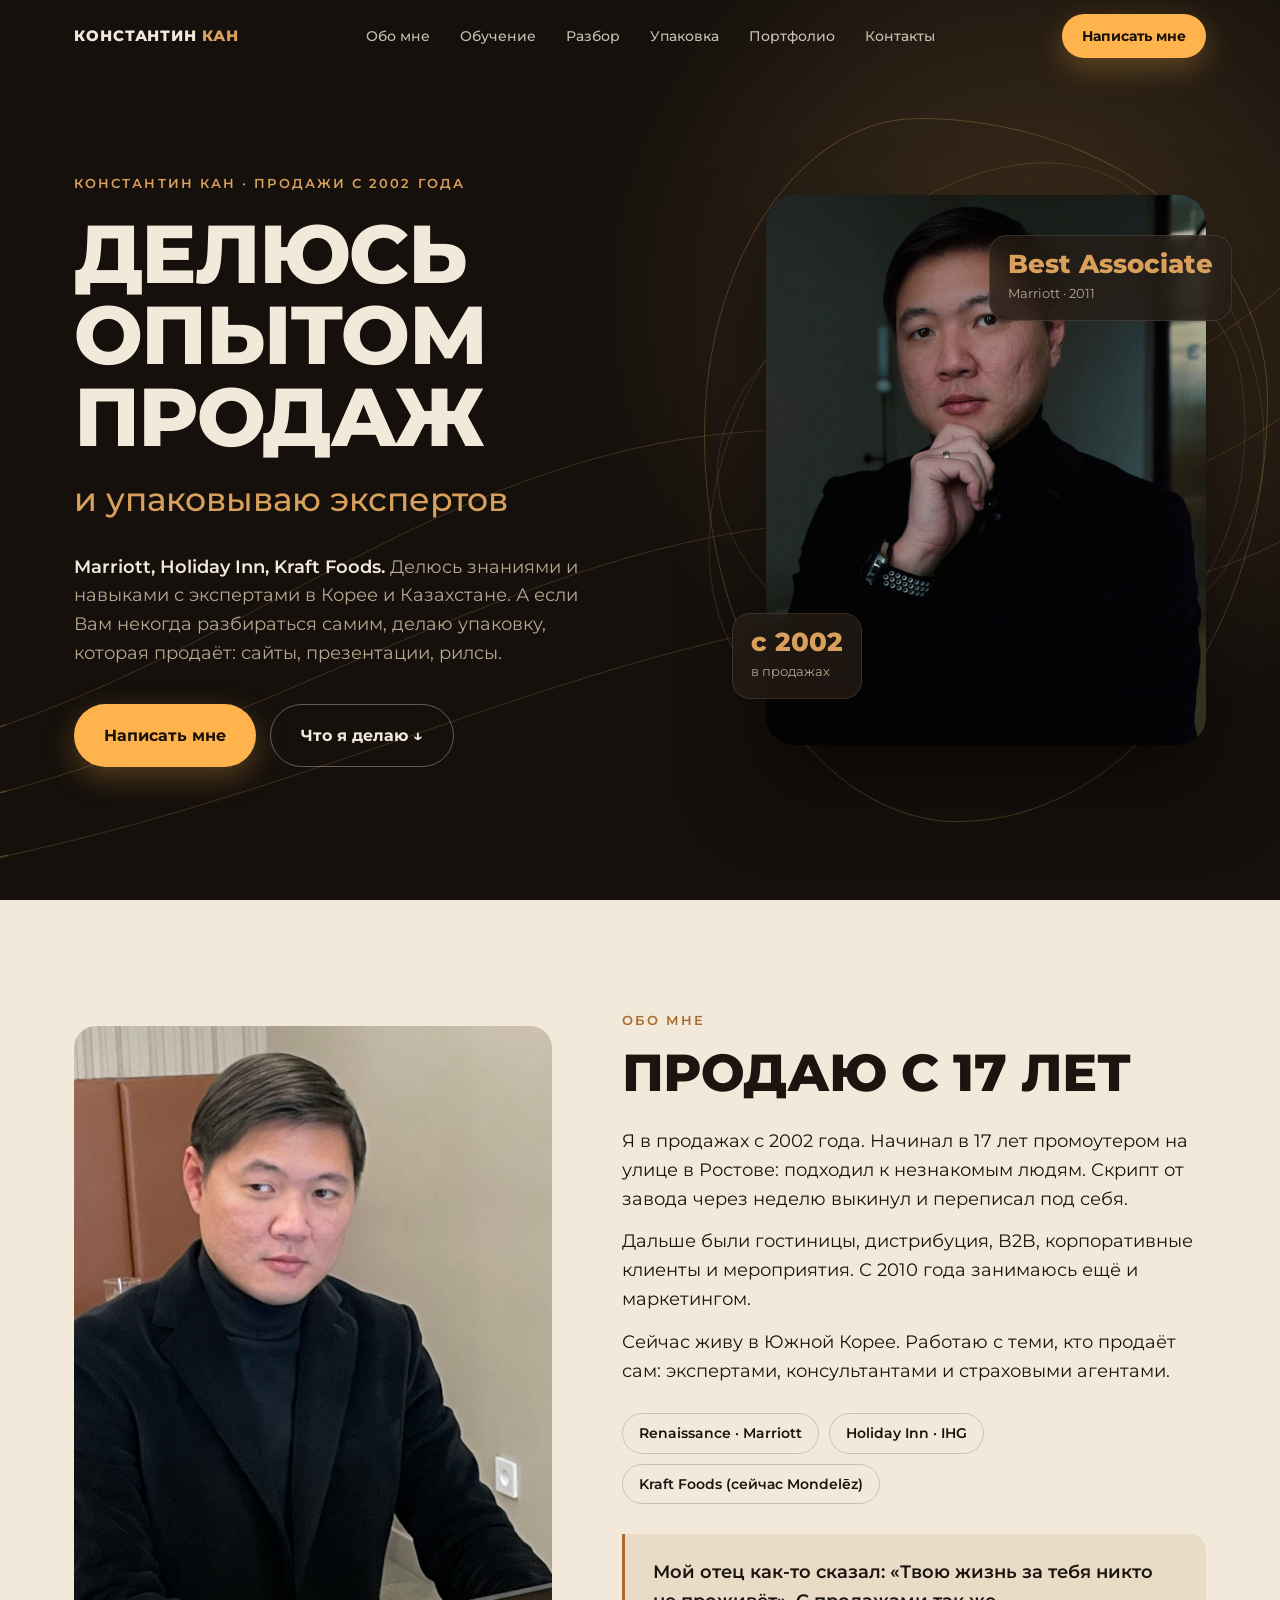
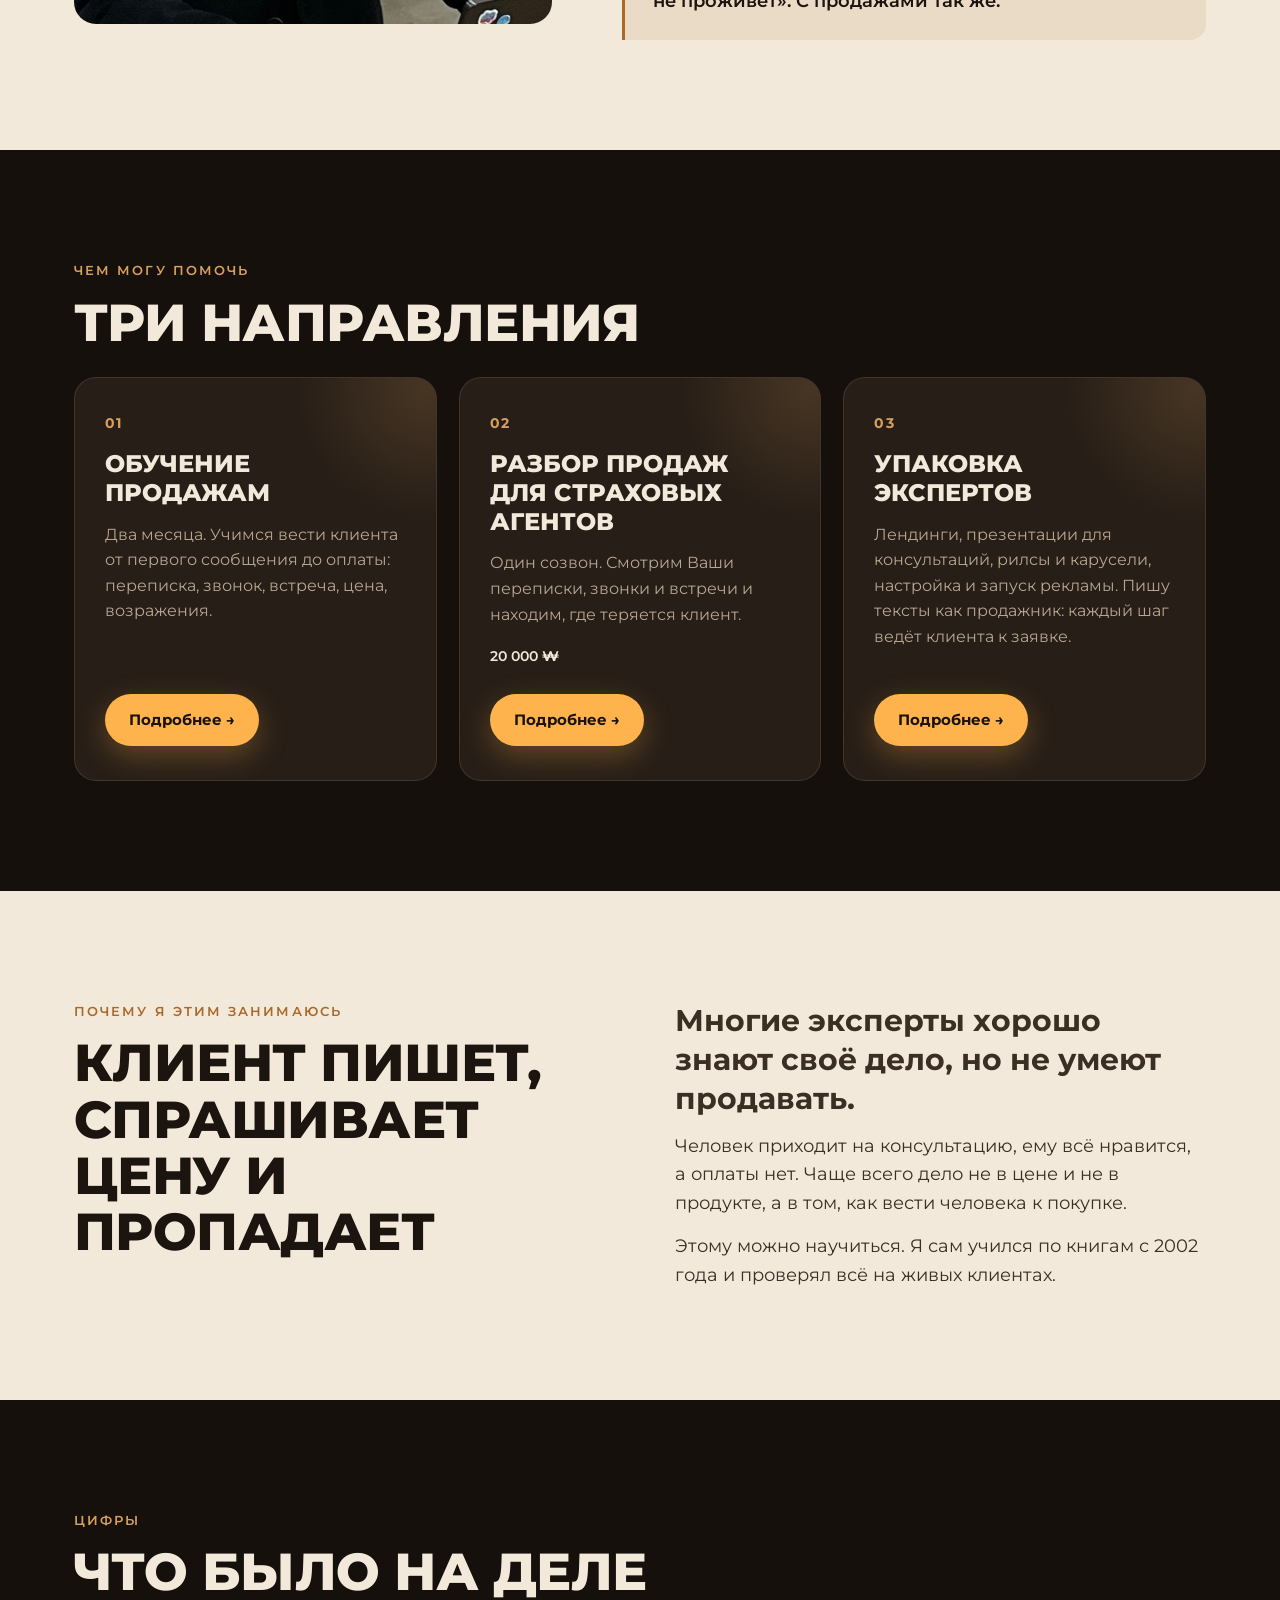
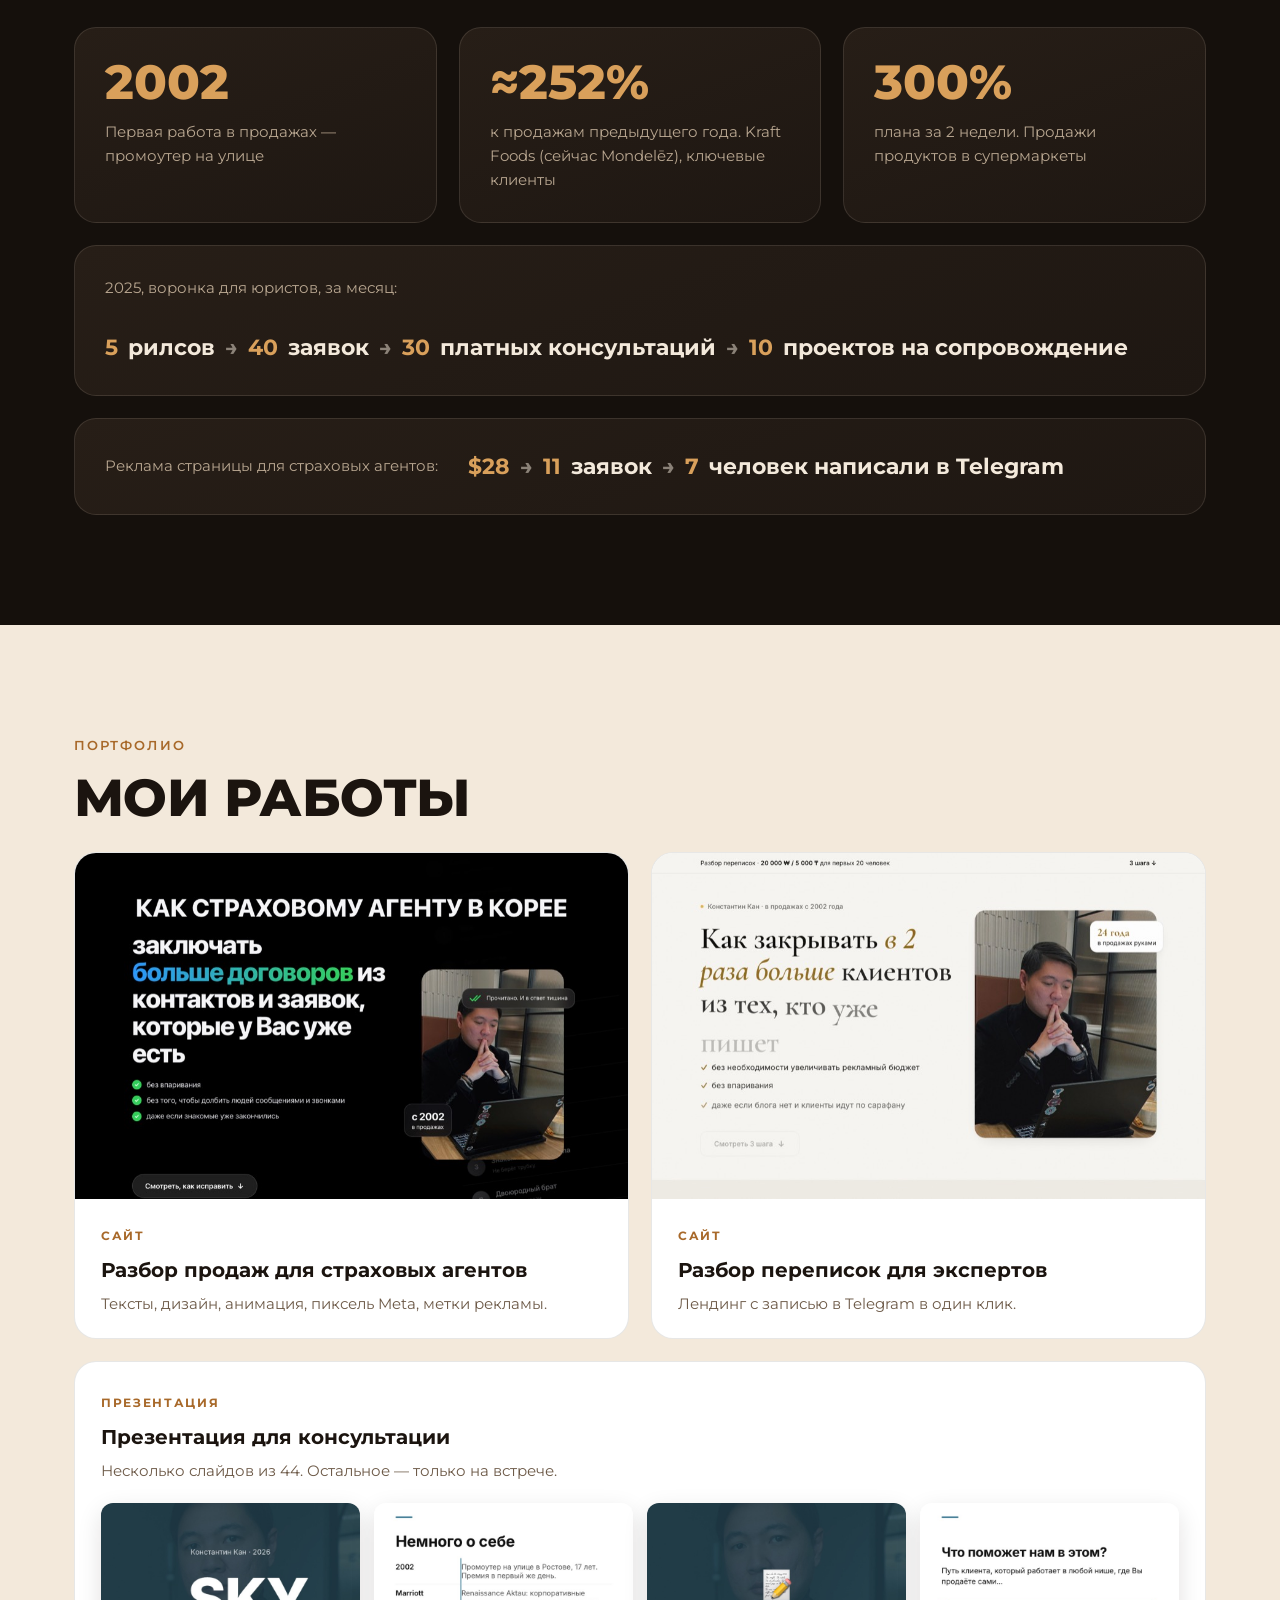
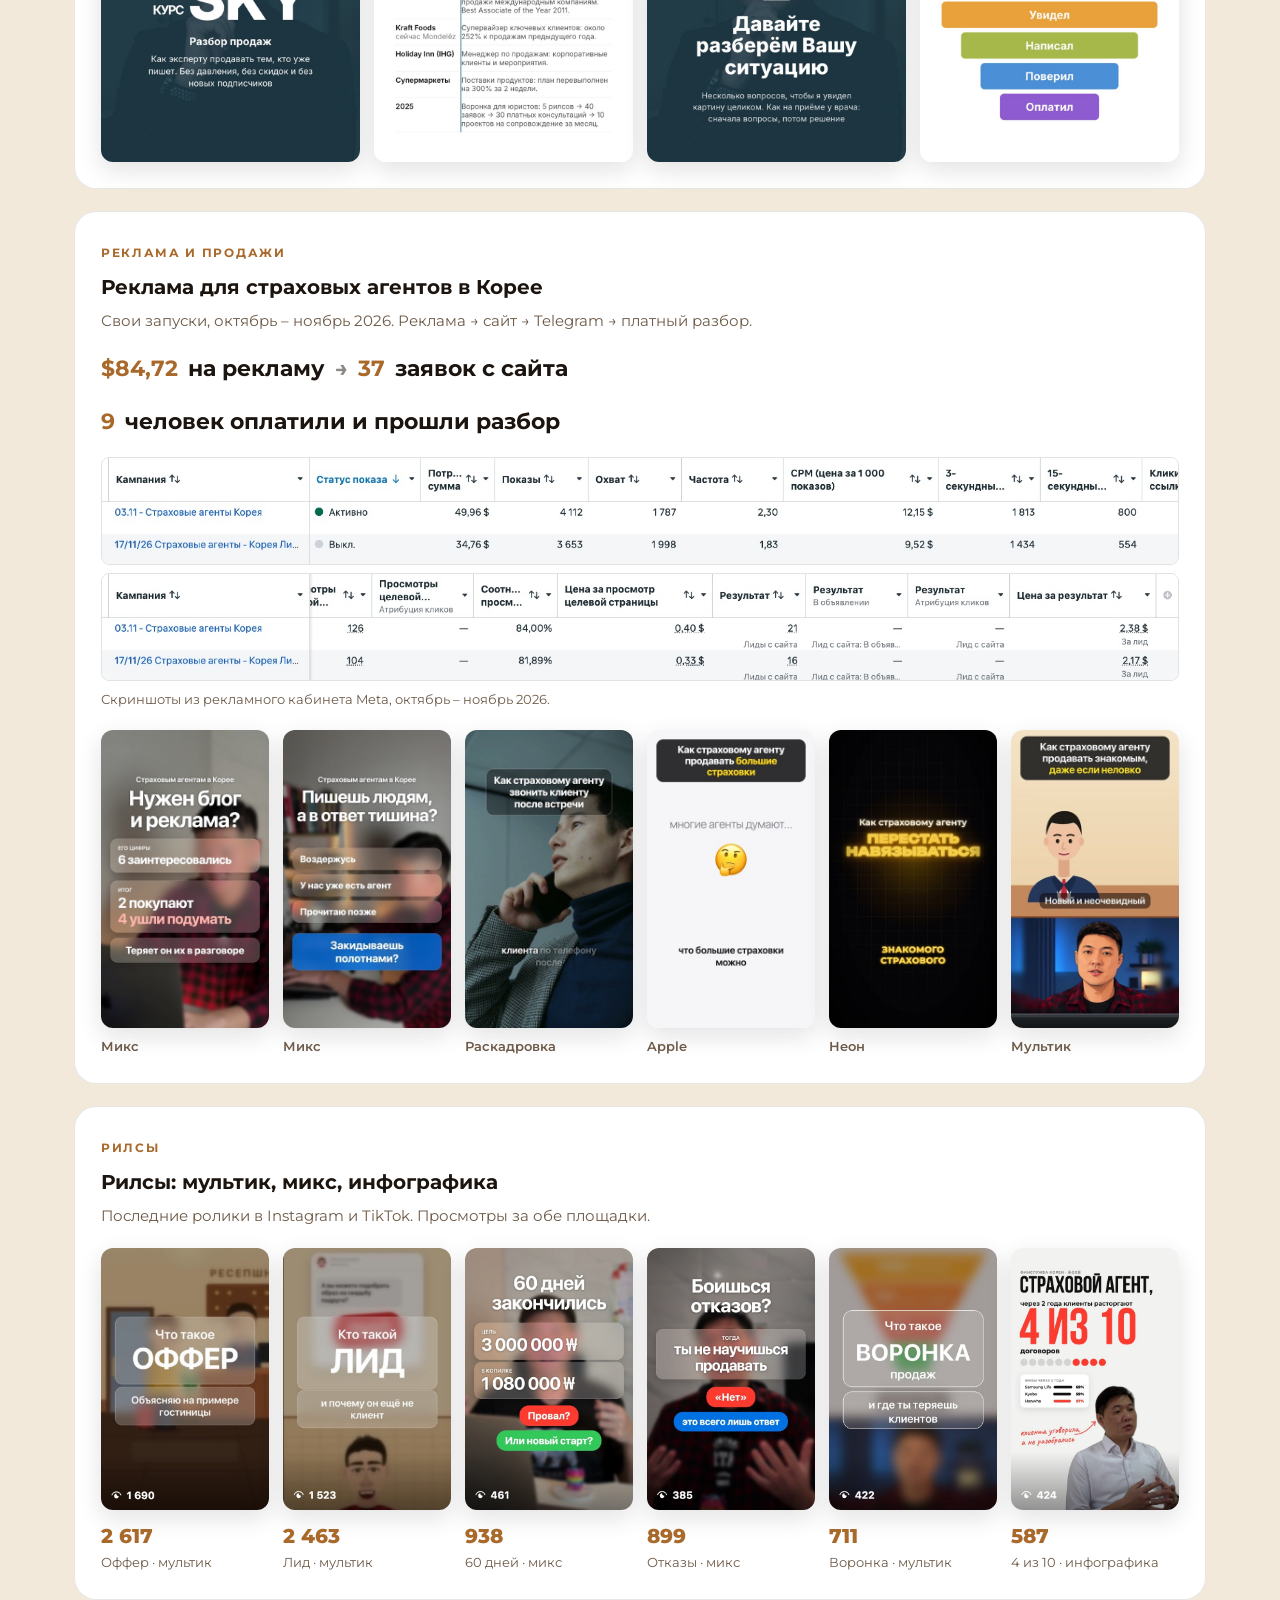
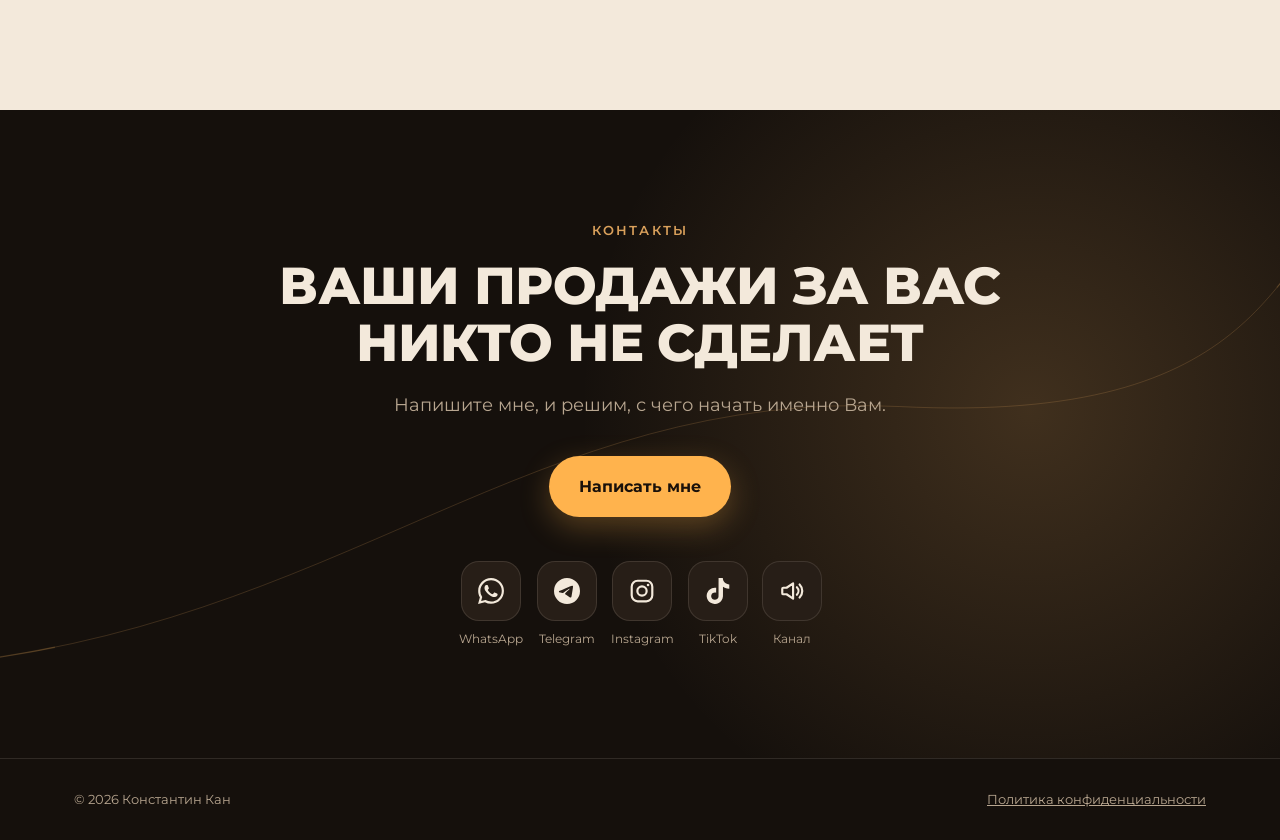
<file: index.html>
<!doctype html>
<html lang="ru">
<head>
<meta charset="utf-8">
<meta name="viewport" content="width=device-width, initial-scale=1, viewport-fit=cover">
<title>Константин Кан — продажи и упаковка экспертов</title>
<meta name="description" content="Делюсь опытом продаж и упаковываю экспертов. В продажах с 2002 года: Marriott, Holiday Inn, Kraft Foods.">
<meta property="og:title" content="Константин Кан — делюсь опытом продаж и упаковываю экспертов">
<meta property="og:description" content="В продажах с 2002 года. Обучение продажам, разбор продаж, упаковка экспертов.">
<meta property="og:image" content="https://constantinekan.com/img/hero.jpg">
<meta name="theme-color" content="#15100c">
<link rel="icon" href="favicon.ico">
<link rel="icon" type="image/png" sizes="32x32" href="favicon-32.png">
<link rel="apple-touch-icon" href="apple-touch-icon.png">
<link rel="preconnect" href="https://fonts.googleapis.com">
<link rel="preconnect" href="https://fonts.gstatic.com" crossorigin>
<link href="https://fonts.googleapis.com/css2?family=Montserrat:wght@400;500;600;700;800&display=swap" rel="stylesheet">
<link rel="preload" as="image" href="img/hero.jpg">

<!-- Meta Pixel (тот же, что на /insurance) -->
<script>
!function(f,b,e,v,n,t,s){if(f.fbq)return;n=f.fbq=function(){n.callMethod?n.callMethod.apply(n,arguments):n.queue.push(arguments)};if(!f._fbq)f._fbq=n;n.push=n;n.loaded=!0;n.version='2.0';n.queue=[];t=b.createElement(e);t.async=!0;t.src=v;s=b.getElementsByTagName(e)[0];s.parentNode.insertBefore(t,s)}(window,document,'script','https://connect.facebook.net/en_US/fbevents.js');
fbq('set','autoConfig',false,'1118977800855176');
fbq('init','1118977800855176');
fbq('track','PageView');
</script>

<style>
:root{
  --bg:#15100c;        /* тёмный шоколад */
  --bg2:#1e1712;
  --card:#271e17;
  --line:rgba(241,230,214,.12);
  --cream:#f3e9db;     /* светлые секции */
  --cream2:#e9dbc6;
  --ink:#1b140f;       /* текст на светлом */
  --text:#f3e9db;      /* текст на тёмном */
  --muted:#b8a690;
  --muted-dark:#6d5a48;
  --gold:#d9a05b;      /* карамель-золото */
  --btn:#ffb34d;       /* яркая кнопка — видно издалека */
  --btn-hover:#ffc472;
  --r:22px;
  --wrap:1180px;
}
*{box-sizing:border-box;margin:0;padding:0}
html{scroll-behavior:smooth;-webkit-text-size-adjust:100%}
body{background:var(--bg);color:var(--text);font-family:Montserrat,system-ui,-apple-system,sans-serif;font-size:17px;line-height:1.6;overflow-x:hidden}
img{max-width:100%;height:auto;display:block}
a{color:inherit;text-decoration:none}
.wrap{max-width:var(--wrap);margin:0 auto;padding:0 24px}
section{position:relative;padding:110px 0}
.light{background:var(--cream);color:var(--ink)}
.kicker{font-size:13px;font-weight:600;letter-spacing:.16em;text-transform:uppercase;color:var(--gold)}
.light .kicker{color:#a8692a}
h2{font-size:clamp(30px,4.4vw,52px);line-height:1.08;font-weight:800;text-transform:uppercase;letter-spacing:-.01em;margin:14px 0 26px}
p+p{margin-top:14px}

/* Кнопки */
.btn{display:inline-flex;align-items:center;gap:10px;padding:18px 30px;border-radius:999px;font-weight:700;font-size:16px;transition:transform .2s,background .2s,box-shadow .2s;cursor:pointer;border:0}
.btn-main{background:var(--btn);color:#1a110a;box-shadow:0 10px 30px rgba(255,179,77,.28)}
.btn-main:hover{background:var(--btn-hover);transform:translateY(-2px)}
.btn-ghost{border:1.5px solid rgba(243,233,219,.35);color:var(--text)}
.btn-ghost:hover{border-color:var(--text);transform:translateY(-2px)}
.btn svg{width:20px;height:20px;flex:none}

/* Шапка */
header{position:fixed;inset:0 0 auto 0;z-index:50;transition:background .3s,backdrop-filter .3s}
header.solid{background:rgba(21,16,12,.82);backdrop-filter:blur(14px);-webkit-backdrop-filter:blur(14px);border-bottom:1px solid var(--line)}
.nav{display:flex;align-items:center;justify-content:space-between;height:72px}
.logo{font-weight:800;letter-spacing:.06em;text-transform:uppercase;font-size:15px}
.logo span{color:var(--gold)}
.menu{display:flex;gap:30px;font-size:14px;font-weight:500}
.menu a{opacity:.8;transition:opacity .2s}
.menu a:hover{opacity:1;color:var(--gold)}
.nav .btn{padding:11px 20px;font-size:14px}
.burger{display:none;width:44px;height:44px;border:0;background:none;color:var(--text);cursor:pointer}
.burger span{display:block;width:22px;height:2px;background:currentColor;margin:5px auto;transition:.3s}

/* Первый экран */
.hero{min-height:100vh;min-height:100svh;display:flex;align-items:center;padding:120px 0 80px;overflow:hidden}
.hero-bg{position:absolute;inset:0;pointer-events:none;overflow:hidden}
.hero-bg::before{content:"";position:absolute;width:900px;height:900px;right:-200px;top:-150px;background:radial-gradient(closest-side,rgba(217,160,91,.22),transparent);}
.flow{position:absolute;inset:0;width:100%;height:100%}
.flow path{fill:none;stroke:rgba(217,160,91,.22);stroke-width:1}
.flow .glow{stroke:url(#g1);stroke-width:1.6;stroke-dasharray:140 1400;animation:run 9s linear infinite}
.flow .glow.d2{animation-delay:-3s;animation-duration:11s}
.flow .glow.d3{animation-delay:-6s;animation-duration:13s}
@keyframes run{from{stroke-dashoffset:1540}to{stroke-dashoffset:0}}
.hero-grid{position:relative;display:grid;grid-template-columns:1.15fr .85fr;gap:60px;align-items:center}
.hero h1{font-size:clamp(40px,6.4vw,84px);line-height:1;font-weight:800;text-transform:uppercase;letter-spacing:-.02em;margin:20px 0 14px}
.hero .sub-h{font-size:clamp(22px,2.6vw,34px);font-weight:500;color:var(--gold);margin-bottom:26px}
.hero .lead{max-width:540px;color:var(--muted);font-size:18px}
.hero .lead b{color:var(--text);font-weight:600}
.hero-btns{display:flex;flex-wrap:wrap;gap:14px;margin-top:36px}
.photo-box{position:relative;justify-self:end;width:100%;max-width:440px}
.photo-box img{border-radius:28px;aspect-ratio:4/5;object-fit:cover;object-position:50% 25%;width:100%;position:relative;z-index:2;box-shadow:0 40px 80px rgba(0,0,0,.5)}
.shape{position:absolute;inset:-14%;z-index:1;animation:spin 60s linear infinite}
.shape i{position:absolute;inset:0;border:1px solid rgba(217,160,91,.28);border-radius:38% 62% 55% 45%/45% 40% 60% 55%}
.shape i:nth-child(2){inset:6%;transform:rotate(40deg);border-color:rgba(217,160,91,.18)}
.shape i:nth-child(3){inset:12%;transform:rotate(80deg);border-color:rgba(243,233,219,.12)}
@keyframes spin{to{transform:rotate(360deg)}}
.badge{position:absolute;z-index:3;left:-34px;bottom:46px;background:rgba(39,30,23,.72);backdrop-filter:blur(12px);-webkit-backdrop-filter:blur(12px);border:1px solid var(--line);border-radius:18px;padding:14px 18px;animation:float 6s ease-in-out infinite}
.badge b{display:block;font-size:26px;font-weight:800;color:var(--gold);line-height:1.1}
.badge span{font-size:13px;color:var(--muted)}
.badge.b2{left:auto;right:-26px;top:40px;bottom:auto;animation-delay:-3s}
@keyframes float{50%{transform:translateY(-10px)}}

/* Обо мне */
.about-grid{display:grid;grid-template-columns:.9fr 1.1fr;gap:70px;align-items:center}
.about-photo img{border-radius:var(--r);aspect-ratio:4/5;object-fit:cover;object-position:50% 20%;width:100%}
.about-text{font-size:18px}
.about-text .quote{margin-top:30px;padding:24px 28px;border-left:3px solid #a8692a;background:var(--cream2);border-radius:0 16px 16px 0;font-weight:600}
.brands{display:flex;flex-wrap:wrap;gap:10px;margin-top:28px}
.brands span{border:1px solid rgba(27,20,15,.18);border-radius:999px;padding:8px 16px;font-size:14px;font-weight:600}

/* Направления */
.cards{display:grid;grid-template-columns:repeat(3,1fr);gap:22px;margin-top:20px}
.card{position:relative;background:var(--card);border:1px solid var(--line);border-radius:var(--r);padding:34px 30px;display:flex;flex-direction:column;overflow:hidden;transition:transform .3s,border-color .3s}
.card:hover{transform:translateY(-6px);border-color:rgba(217,160,91,.5)}
.card::after{content:"";position:absolute;width:260px;height:260px;right:-120px;top:-120px;background:radial-gradient(closest-side,rgba(217,160,91,.18),transparent)}
.card .num{font-size:14px;font-weight:700;color:var(--gold);letter-spacing:.1em}
.card h3{font-size:24px;line-height:1.2;font-weight:800;margin:16px 0 14px;text-transform:uppercase}
.card p{color:var(--muted);font-size:16px;flex:1}
.card .tag{display:inline-block;margin-top:18px;font-size:14px;font-weight:600;color:var(--text)}
.card .btn{margin-top:26px;align-self:flex-start;padding:14px 24px;font-size:15px}

/* Почему */
.why{display:grid;grid-template-columns:1fr 1fr;gap:70px;align-items:start}
.why .big{font-size:clamp(22px,2.4vw,30px);font-weight:700;line-height:1.3}
.why .txt{font-size:18px;color:#3b2e24}

/* Цифры */
.stats{display:grid;grid-template-columns:repeat(3,1fr);gap:22px}
.stat{border:1px solid var(--line);border-radius:var(--r);padding:30px;background:linear-gradient(160deg,var(--card),var(--bg2))}
.stat b{display:block;font-size:clamp(34px,4vw,48px);font-weight:800;color:var(--gold);line-height:1}
.stat span{display:block;margin-top:14px;color:var(--muted);font-size:15px}
.stat.wide{grid-column:span 3;display:flex;align-items:center;gap:30px;flex-wrap:wrap}
.chain{display:flex;align-items:center;flex-wrap:wrap;gap:10px;font-weight:700;font-size:clamp(17px,1.8vw,22px)}
.chain em{font-style:normal;color:var(--gold)}
.chain i{font-style:normal;opacity:.5}

/* Портфолио */
.port{display:grid;grid-template-columns:repeat(2,1fr);gap:22px}
.work{background:#fff;border-radius:var(--r);overflow:hidden;border:1px solid rgba(27,20,15,.1);transition:transform .3s,box-shadow .3s}
.work:hover{transform:translateY(-6px);box-shadow:0 24px 50px rgba(27,20,15,.15)}
.work img{aspect-ratio:16/10;object-fit:cover;object-position:top;width:100%}
.work .w-body{padding:22px 26px}
.work small{font-size:12px;font-weight:700;letter-spacing:.14em;text-transform:uppercase;color:#a8692a}
.work h4{font-size:20px;font-weight:700;margin-top:6px}
.work p{font-size:15px;color:var(--muted-dark);margin-top:6px}
.deck{margin-top:22px;background:#fff;border-radius:var(--r);border:1px solid rgba(27,20,15,.1);padding:26px}
.deck-head small{font-size:12px;font-weight:700;letter-spacing:.14em;text-transform:uppercase;color:#a8692a}
.deck-head h4{font-size:20px;font-weight:700;margin-top:6px}
.deck-head p{font-size:15px;color:var(--muted-dark);margin-top:6px}
.deck-grid{display:grid;grid-template-columns:repeat(4,1fr);gap:14px;margin-top:20px}
.deck-grid img{border-radius:12px;aspect-ratio:1;object-fit:cover;width:100%;box-shadow:0 8px 24px rgba(27,20,15,.12)}
.reels{display:grid;grid-template-columns:repeat(6,1fr);gap:14px;margin-top:20px}
.reels a{display:block;transition:transform .25s}
.reels a:hover{transform:translateY(-4px)}
.reels img{border-radius:12px;aspect-ratio:524/816;object-fit:cover;width:100%;box-shadow:0 8px 24px rgba(27,20,15,.12)}
.reels b{display:block;margin-top:10px;font-size:20px;font-weight:800;color:#a8692a}
.reels span{display:block;font-size:13px;color:var(--muted-dark)}
.ads-chain{margin-top:18px;color:var(--ink)}
.ads-chain em{color:#a8692a}
.ads-shots{margin-top:18px;display:grid;gap:8px}
.ads-shots img{width:100%;border:1px solid rgba(27,20,15,.12);border-radius:8px}
.ads-shots p{font-size:13px;color:var(--muted-dark)}
.ads-covers span{display:block;margin-top:8px;font-size:13px;font-weight:600;color:var(--muted-dark)}
.ads-covers img{aspect-ratio:9/16}
@media (max-width:980px){.reels{grid-template-columns:repeat(3,1fr)}}
@media (max-width:640px){.ads-shots{overflow-x:auto}.ads-shots img{min-width:640px}}
@media (max-width:640px){.deck{padding:18px}.deck-grid{grid-template-columns:1fr 1fr;gap:10px}.reels{grid-template-columns:1fr 1fr;gap:12px}}
.soon{display:grid;grid-template-columns:repeat(3,1fr);gap:22px;margin-top:22px}
.soon div{border:1.5px dashed rgba(27,20,15,.25);border-radius:var(--r);padding:26px}
.soon h4{font-size:18px;font-weight:700}
.soon p{font-size:15px;color:var(--muted-dark);margin-top:8px}
.soon .st{display:inline-block;margin-top:14px;font-size:12px;font-weight:700;letter-spacing:.1em;text-transform:uppercase;background:var(--ink);color:var(--cream);padding:6px 12px;border-radius:999px}
.soon .st.ok{background:#a8692a}

/* Финал */
.final{text-align:center;overflow:hidden}
.final h2{max-width:900px;margin:18px auto 20px}
.final p{color:var(--muted);font-size:18px}
.final .hero-btns{justify-content:center}
.socials{display:flex;justify-content:center;flex-wrap:wrap;gap:14px;margin-top:44px}
.soc{width:60px;height:60px;border-radius:18px;display:grid;place-items:center;background:var(--card);border:1px solid var(--line);transition:transform .2s,background .2s,color .2s;color:var(--text)}
.soc svg{width:26px;height:26px}
.soc:hover{transform:translateY(-4px);background:var(--btn);color:#1a110a}
.soc-wrap{display:flex;flex-direction:column;align-items:center;gap:8px;font-size:12px;color:var(--muted)}
footer{border-top:1px solid var(--line);padding:30px 0;font-size:13px;color:var(--muted)}
footer .wrap{display:flex;justify-content:space-between;gap:20px;flex-wrap:wrap}
footer a{text-decoration:underline}

/* Появление при прокрутке */
.rv{opacity:0;transform:translateY(28px);transition:opacity .8s cubic-bezier(.2,.7,.2,1),transform .8s cubic-bezier(.2,.7,.2,1)}
.rv.in{opacity:1;transform:none}
.rv.d1{transition-delay:.1s}.rv.d2{transition-delay:.2s}.rv.d3{transition-delay:.3s}

/* Планшет */
@media (max-width:980px){
  section{padding:84px 0}
  .menu{display:none}
  .burger{display:block}
  .menu.open{display:flex;position:absolute;top:72px;left:0;right:0;flex-direction:column;gap:0;background:rgba(21,16,12,.97);border-bottom:1px solid var(--line);padding:8px 24px 20px}
  .menu.open a{padding:14px 0;border-bottom:1px solid var(--line);font-size:16px}
  .hero-grid,.about-grid,.why{grid-template-columns:1fr;gap:44px}
  .cards{grid-template-columns:1fr}
  .stats{grid-template-columns:1fr 1fr}
  .stat.wide{grid-column:span 2}
  .soon{grid-template-columns:1fr}
}
/* Телефон */
@media (max-width:640px){
  body{font-size:16px}
  .wrap{padding:0 16px}
  section{padding:64px 0}
  .nav .btn{display:none}
  /* Фото на весь первый экран, лицо видно, текст снизу */
  .hero{padding:0;min-height:auto;display:block}
  .hero-grid{display:flex;flex-direction:column;gap:0}
  .photo-box{order:-1}
  .photo-box{position:relative;max-width:none;width:auto;margin:0 -16px;padding-top:64px}
  .photo-box img{border-radius:0;aspect-ratio:auto;height:66svh;min-height:420px;object-position:50% 10%;box-shadow:none}
  .photo-box::after{content:"";position:absolute;inset:0;z-index:2;background:linear-gradient(180deg,rgba(21,16,12,0) 45%,rgba(21,16,12,.85) 82%,var(--bg))}
  .shape{display:none}
  .badge{display:none}
  .hero-text{position:relative;z-index:4;margin-top:-120px;padding-bottom:56px}
  .hero h1{font-size:44px}
  .hero-btns .btn{width:100%;justify-content:center}
  .about-photo img{aspect-ratio:16/10;object-position:50% 15%}
  .stats{grid-template-columns:1fr}
  .stat.wide{grid-column:auto}
  .port{grid-template-columns:1fr}
  .soc{width:54px;height:54px}
}
@media (prefers-reduced-motion:reduce){
  *,*::before,*::after{animation:none!important;transition:none!important}
  .rv{opacity:1;transform:none}
}
</style>
</head>
<body>

<header id="top">
  <div class="wrap nav">
    <a href="#" class="logo">Константин <span>Кан</span></a>
    <nav class="menu" id="menu">
      <a href="#about">Обо мне</a>
      <a href="#help">Обучение</a>
      <a href="#help">Разбор</a>
      <a href="/upakovka/">Упаковка</a>
      <a href="#portfolio">Портфолио</a>
      <a href="#contacts">Контакты</a>
    </nav>
    <a class="btn btn-main js-tg" href="https://t.me/Constantine_Kan?text=%D0%97%D0%B4%D1%80%D0%B0%D0%B2%D1%81%D1%82%D0%B2%D1%83%D0%B9%D1%82%D0%B5!%20%D0%AF%20%D1%81%20%D1%81%D0%B0%D0%B9%D1%82%D0%B0" target="_blank" rel="noopener">Написать мне</a>
    <button class="burger" id="burger" aria-label="Меню"><span></span><span></span><span></span></button>
  </div>
</header>

<!-- 1. Первый экран -->
<section class="hero">
  <div class="hero-bg" aria-hidden="true">
    <svg class="flow" viewBox="0 0 1440 900" preserveAspectRatio="xMidYMid slice">
      <defs>
        <linearGradient id="g1" x1="0" x2="1"><stop offset="0" stop-color="#ffb34d" stop-opacity="0"/><stop offset=".5" stop-color="#ffd59a"/><stop offset="1" stop-color="#ffb34d" stop-opacity="0"/></linearGradient>
      </defs>
      <path d="M-50 760 C 300 700, 520 420, 900 430 S 1400 260, 1500 120"/>
      <path d="M-50 820 C 340 760, 600 520, 960 520 S 1420 380, 1500 260"/>
      <path d="M-50 880 C 380 820, 680 620, 1020 610 S 1440 500, 1500 400"/>
      <path class="glow" d="M-50 760 C 300 700, 520 420, 900 430 S 1400 260, 1500 120"/>
      <path class="glow d2" d="M-50 820 C 340 760, 600 520, 960 520 S 1420 380, 1500 260"/>
      <path class="glow d3" d="M-50 880 C 380 820, 680 620, 1020 610 S 1440 500, 1500 400"/>
    </svg>
  </div>
  <div class="wrap hero-grid">
    <div class="hero-text">
      <div class="kicker rv">Константин Кан · продажи с 2002 года</div>
      <h1 class="rv d1">Делюсь опытом продаж</h1>
      <div class="sub-h rv d2">и упаковываю экспертов</div>
      <p class="lead rv d2"><b>Marriott, Holiday Inn, Kraft Foods.</b> Делюсь знаниями и навыками с экспертами в Корее и Казахстане. А если Вам некогда разбираться самим, делаю упаковку, которая продаёт: сайты, презентации, рилсы.</p>
      <div class="hero-btns rv d3">
        <a class="btn btn-main js-tg" href="https://t.me/Constantine_Kan?text=%D0%97%D0%B4%D1%80%D0%B0%D0%B2%D1%81%D1%82%D0%B2%D1%83%D0%B9%D1%82%D0%B5!%20%D0%AF%20%D1%81%20%D1%81%D0%B0%D0%B9%D1%82%D0%B0" target="_blank" rel="noopener">Написать мне</a>
        <a class="btn btn-ghost" href="#help">Что я делаю ↓</a>
      </div>
    </div>
    <div class="photo-box">
      <div class="shape" aria-hidden="true"><i></i><i></i><i></i></div>
      <img src="img/hero.jpg" alt="Константин Кан" width="1050" height="1400" fetchpriority="high">
      <div class="badge"><b>с 2002</b><span>в продажах</span></div>
      <div class="badge b2"><b>Best Associate</b><span>Marriott · 2011</span></div>
    </div>
  </div>
</section>

<!-- 2. Обо мне -->
<section class="light" id="about">
  <div class="wrap about-grid">
    <div class="about-photo rv"><img src="img/about.jpg" alt="Константин Кан за работой" loading="lazy" width="787" height="1400"></div>
    <div class="about-text">
      <div class="kicker rv">Обо мне</div>
      <h2 class="rv d1">Продаю с 17 лет</h2>
      <p class="rv d1">Я в продажах с 2002 года. Начинал в 17 лет промоутером на улице в Ростове: подходил к незнакомым людям. Скрипт от завода через неделю выкинул и переписал под себя.</p>
      <p class="rv d2">Дальше были гостиницы, дистрибуция, B2B, корпоративные клиенты и мероприятия. С 2010 года занимаюсь ещё и маркетингом.</p>
      <p class="rv d2">Сейчас живу в Южной Корее. Работаю с теми, кто продаёт сам: экспертами, консультантами и страховыми агентами.</p>
      <div class="brands rv d3"><span>Renaissance · Marriott</span><span>Holiday Inn · IHG</span><span>Kraft Foods (сейчас Mondelēz)</span></div>
      <div class="quote rv d3">Мой отец как-то сказал: «Твою жизнь за тебя никто не проживёт». С продажами так же.</div>
    </div>
  </div>
</section>

<!-- 3. Чем могу помочь -->
<section id="help">
  <div class="wrap">
    <div class="kicker rv">Чем могу помочь</div>
    <h2 class="rv d1">Три направления</h2>
    <div class="cards">
      <div class="card rv">
        <div class="num">01</div>
        <h3>Обучение продажам</h3>
        <p>Два месяца. Учимся вести клиента от первого сообщения до оплаты: переписка, звонок, встреча, цена, возражения.</p>
        <a class="btn btn-main" href="/sky/">Подробнее →</a>
      </div>
      <div class="card rv d1">
        <div class="num">02</div>
        <h3>Разбор продаж для страховых агентов</h3>
        <p>Один созвон. Смотрим Ваши переписки, звонки и встречи и находим, где теряется клиент.</p>
        <span class="tag">20 000 ₩</span>
        <a class="btn btn-main" href="/insurance/">Подробнее →</a>
      </div>
      <div class="card rv d2">
        <div class="num">03</div>
        <h3>Упаковка экспертов</h3>
        <p>Лендинги, презентации для консультаций, рилсы и карусели, настройка и запуск рекламы. Пишу тексты как продажник: каждый шаг ведёт клиента к заявке.</p>
        <a class="btn btn-main" href="/upakovka/">Подробнее →</a>
      </div>
    </div>
  </div>
</section>

<!-- 4. Почему -->
<section class="light">
  <div class="wrap why">
    <div>
      <div class="kicker rv">Почему я этим занимаюсь</div>
      <h2 class="rv d1">Клиент пишет, спрашивает цену и пропадает</h2>
    </div>
    <div class="txt">
      <p class="big rv">Многие эксперты хорошо знают своё дело, но не умеют продавать.</p>
      <p class="rv d1">Человек приходит на консультацию, ему всё нравится, а оплаты нет. Чаще всего дело не в цене и не в продукте, а в том, как вести человека к покупке.</p>
      <p class="rv d2">Этому можно научиться. Я сам учился по книгам с 2002 года и проверял всё на живых клиентах.</p>
    </div>
  </div>
</section>

<!-- 5. Цифры -->
<section>
  <div class="wrap">
    <div class="kicker rv">Цифры</div>
    <h2 class="rv d1">Что было на деле</h2>
    <div class="stats">
      <div class="stat rv"><b>2002</b><span>Первая работа в продажах — промоутер на улице</span></div>
      <div class="stat rv d1"><b>≈252%</b><span>к продажам предыдущего года. Kraft Foods (сейчас Mondelēz), ключевые клиенты</span></div>
      <div class="stat rv d2"><b>300%</b><span>плана за 2 недели. Продажи продуктов в супермаркеты</span></div>
      <div class="stat wide rv">
        <span style="margin:0">2025, воронка для юристов, за месяц:</span>
        <div class="chain"><em>5</em> рилсов <i>→</i> <em>40</em> заявок <i>→</i> <em>30</em> платных консультаций <i>→</i> <em>10</em> проектов на сопровождение</div>
      </div>
      <div class="stat wide rv">
        <span style="margin:0">Реклама страницы для страховых агентов:</span>
        <div class="chain"><em>$28</em> <i>→</i> <em>11</em> заявок <i>→</i> <em>7</em> человек написали в Telegram</div>
      </div>
    </div>
  </div>
</section>

<!-- 6. Портфолио -->
<section class="light" id="portfolio">
  <div class="wrap">
    <div class="kicker rv">Портфолио</div>
    <h2 class="rv d1">Мои работы</h2>
    <div class="port">
      <a class="work rv" href="/insurance/" target="_blank" rel="noopener">
        <img src="img/site-insurance.jpg" alt="Сайт для страховых агентов" loading="lazy" width="900" height="562">
        <div class="w-body"><small>Сайт</small><h4>Разбор продаж для страховых агентов</h4><p>Тексты, дизайн, анимация, пиксель Meta, метки рекламы.</p></div>
      </a>
      <a class="work rv d1" href="/razbor/" target="_blank" rel="noopener">
        <img src="img/site-razbor.jpg" alt="Сайт разбора переписок" loading="lazy" width="900" height="562">
        <div class="w-body"><small>Сайт</small><h4>Разбор переписок для экспертов</h4><p>Лендинг с записью в Telegram в один клик.</p></div>
      </a>
    </div>
    <div class="deck rv">
      <div class="deck-head"><small>Презентация</small><h4>Презентация для консультации</h4><p>Несколько слайдов из 44. Остальное — только на встрече.</p></div>
      <div class="deck-grid">
        <img src="img/deck-1.jpg" alt="Слайд: обложка" loading="lazy" width="700" height="700">
        <img src="img/deck-2.jpg" alt="Слайд: немного о себе" loading="lazy" width="700" height="700">
        <img src="img/deck-3.jpg" alt="Слайд: давайте разберём Вашу ситуацию" loading="lazy" width="700" height="700">
        <img src="img/deck-4.jpg" alt="Слайд: путь клиента" loading="lazy" width="700" height="700">
      </div>
    </div>
    <div class="deck rv">
      <div class="deck-head"><small>Реклама и продажи</small><h4>Реклама для страховых агентов в Корее</h4><p>Свои запуски, октябрь – ноябрь 2026. Реклама → сайт → Telegram → платный разбор.</p></div>
      <div class="chain ads-chain"><em>$84,72</em> на рекламу <i>→</i> <em>37</em> заявок с сайта</div>
      <div class="chain ads-chain"><em>9</em> человек оплатили и прошли разбор</div>
      <div class="ads-shots">
        <img src="img/ads-1.jpg" alt="Рекламный кабинет: расход и показы" loading="lazy" width="1568" height="154">
        <img src="img/ads-2.jpg" alt="Рекламный кабинет: заявки с сайта" loading="lazy" width="1568" height="154">
        <p>Скриншоты из рекламного кабинета Meta, октябрь – ноябрь 2026.</p>
      </div>
      <div class="reels ads-covers">
        <div><img src="img/ad-32.jpg" alt="Креатив: нужен блог и реклама" loading="lazy" width="360" height="640"><span>Микс</span></div>
        <div><img src="img/ad-34.jpg" alt="Креатив: пишешь людям, а в ответ тишина" loading="lazy" width="360" height="640"><span>Микс</span></div>
        <div><img src="img/ad-35.jpg" alt="Креатив: звонок после встречи" loading="lazy" width="360" height="640"><span>Раскадровка</span></div>
        <div><img src="img/ad-36.jpg" alt="Креатив: большие страховки" loading="lazy" width="360" height="640"><span>Apple</span></div>
        <div><img src="img/ad-37.jpg" alt="Креатив: перестать навязываться" loading="lazy" width="360" height="640"><span>Неон</span></div>
        <div><img src="img/ad-38.jpg" alt="Креатив: продавать знакомым" loading="lazy" width="360" height="640"><span>Мультик</span></div>
      </div>
    </div>
    <div class="deck rv">
      <div class="deck-head"><small>Рилсы</small><h4>Рилсы: мультик, микс, инфографика</h4><p>Последние ролики в Instagram и TikTok. Просмотры за обе площадки.</p></div>
      <div class="reels">
        <a href="https://www.instagram.com/constantine.kan/reel/DfMmCUuzzHt/" target="_blank" rel="noopener"><img src="img/reel-offer.jpg" alt="Рилс: что такое оффер" loading="lazy" width="524" height="816"><b>2 617</b><span>Оффер · мультик</span></a>
        <a href="https://www.instagram.com/constantine.kan/reel/DfUeiopTbsC/" target="_blank" rel="noopener"><img src="img/reel-lid.jpg" alt="Рилс: кто такой лид" loading="lazy" width="524" height="816"><b>2 463</b><span>Лид · мультик</span></a>
        <a href="https://www.instagram.com/constantine.kan/reel/DfMcDuOzske/" target="_blank" rel="noopener"><img src="img/reel-60dney.jpg" alt="Рилс: 60 дней закончились" loading="lazy" width="524" height="816"><b>938</b><span>60 дней · микс</span></a>
        <a href="https://www.instagram.com/constantine.kan/reel/DfSIMCGzFsk/" target="_blank" rel="noopener"><img src="img/reel-otkaz.jpg" alt="Рилс: боишься отказов" loading="lazy" width="524" height="816"><b>899</b><span>Отказы · микс</span></a>
        <a href="https://www.instagram.com/constantine.kan/reel/DfbvPb8TEv7/" target="_blank" rel="noopener"><img src="img/reel-voronka.jpg" alt="Рилс: что такое воронка продаж" loading="lazy" width="524" height="816"><b>711</b><span>Воронка · мультик</span></a>
        <a href="https://www.instagram.com/constantine.kan/reel/DfeKpAQT0gP/" target="_blank" rel="noopener"><img src="img/reel-agent.jpg" alt="Рилс: страховой агент, 4 из 10" loading="lazy" width="524" height="816"><b>587</b><span>4 из 10 · инфографика</span></a>
      </div>
    </div>
  </div>
</section>

<!-- 7. Финал -->
<section class="final" id="contacts">
  <div class="hero-bg" aria-hidden="true">
    <svg class="flow" viewBox="0 0 1440 700" preserveAspectRatio="xMidYMid slice">
      <path d="M-50 600 C 400 560, 600 300, 1000 320 S 1400 160, 1500 80"/>
      <path class="glow" d="M-50 600 C 400 560, 600 300, 1000 320 S 1400 160, 1500 80"/>
    </svg>
  </div>
  <div class="wrap" style="position:relative">
    <div class="kicker rv">Контакты</div>
    <h2 class="rv d1">Ваши продажи за Вас никто не сделает</h2>
    <p class="rv d2">Напишите мне, и решим, с чего начать именно Вам.</p>
    <div class="hero-btns rv d3">
      <a class="btn btn-main js-tg" href="https://t.me/Constantine_Kan?text=%D0%97%D0%B4%D1%80%D0%B0%D0%B2%D1%81%D1%82%D0%B2%D1%83%D0%B9%D1%82%D0%B5!%20%D0%AF%20%D1%81%20%D1%81%D0%B0%D0%B9%D1%82%D0%B0" target="_blank" rel="noopener">Написать мне</a>
    </div>
    <div class="socials rv d3">
      <div class="soc-wrap"><a class="soc js-lead" href="https://wa.me/821068871912?text=%D0%97%D0%B4%D1%80%D0%B0%D0%B2%D1%81%D1%82%D0%B2%D1%83%D0%B9%D1%82%D0%B5!%20%D0%AF%20%D1%81%20%D1%81%D0%B0%D0%B9%D1%82%D0%B0" target="_blank" rel="noopener" aria-label="WhatsApp">
        <svg viewBox="0 0 24 24" fill="currentColor"><path d="M17.472 14.382c-.297-.149-1.758-.867-2.03-.967-.273-.099-.471-.148-.67.15-.197.297-.767.966-.94 1.164-.173.199-.347.223-.644.075-.297-.15-1.255-.463-2.39-1.475-.883-.788-1.48-1.761-1.653-2.059-.173-.297-.018-.458.13-.606.134-.133.298-.347.446-.52.149-.174.198-.298.298-.497.099-.198.05-.371-.025-.52-.075-.149-.669-1.612-.916-2.207-.242-.579-.487-.5-.669-.51-.173-.008-.371-.01-.57-.01-.198 0-.52.074-.792.372-.272.297-1.04 1.016-1.04 2.479 0 1.462 1.065 2.875 1.213 3.074.149.198 2.096 3.2 5.077 4.487.709.306 1.262.489 1.694.625.712.227 1.36.195 1.871.118.571-.085 1.758-.719 2.006-1.413.248-.694.248-1.289.173-1.413-.074-.124-.272-.198-.57-.347m-5.421 7.403h-.004a9.87 9.87 0 01-5.031-1.378l-.361-.214-3.741.982.998-3.648-.235-.374a9.86 9.86 0 01-1.51-5.26c.001-5.45 4.436-9.884 9.888-9.884 2.64 0 5.122 1.03 6.988 2.898a9.825 9.825 0 012.893 6.994c-.003 5.45-4.437 9.884-9.885 9.884m8.413-18.297A11.815 11.815 0 0012.05 0C5.495 0 .16 5.335.157 11.892c0 2.096.547 4.142 1.588 5.945L.057 24l6.305-1.654a11.882 11.882 0 005.683 1.448h.005c6.554 0 11.89-5.335 11.893-11.893a11.821 11.821 0 00-3.48-8.413Z"/></svg></a>WhatsApp</div>
      <div class="soc-wrap"><a class="soc js-tg" href="https://t.me/Constantine_Kan?text=%D0%97%D0%B4%D1%80%D0%B0%D0%B2%D1%81%D1%82%D0%B2%D1%83%D0%B9%D1%82%D0%B5!%20%D0%AF%20%D1%81%20%D1%81%D0%B0%D0%B9%D1%82%D0%B0" target="_blank" rel="noopener" aria-label="Telegram">
        <svg viewBox="0 0 24 24" fill="currentColor"><path d="M11.944 0A12 12 0 0 0 0 12a12 12 0 0 0 12 12 12 12 0 0 0 12-12A12 12 0 0 0 12 0a12 12 0 0 0-.056 0zm4.962 7.224c.1-.002.321.023.465.14a.506.506 0 0 1 .171.325c.016.093.036.306.02.472-.18 1.898-.962 6.502-1.36 8.627-.168.9-.499 1.201-.82 1.23-.696.065-1.225-.46-1.9-.902-1.056-.693-1.653-1.124-2.678-1.8-1.185-.78-.417-1.21.258-1.91.177-.184 3.247-2.977 3.307-3.23.007-.032.014-.15-.056-.212s-.174-.041-.249-.024c-.106.024-1.793 1.14-5.061 3.345-.48.33-.913.49-1.302.48-.428-.008-1.252-.241-1.865-.44-.752-.245-1.349-.374-1.297-.789.027-.216.325-.437.893-.663 3.498-1.524 5.83-2.529 6.998-3.014 3.332-1.386 4.025-1.627 4.476-1.635z"/></svg></a>Telegram</div>
      <div class="soc-wrap"><a class="soc" href="https://instagram.com/constantine.kan" target="_blank" rel="noopener" aria-label="Instagram">
        <svg viewBox="0 0 24 24" fill="none" stroke="currentColor" stroke-width="2"><rect x="2.5" y="2.5" width="19" height="19" rx="5.5"/><circle cx="12" cy="12" r="4.3"/><circle cx="17.6" cy="6.4" r="1.2" fill="currentColor" stroke="none"/></svg></a>Instagram</div>
      <div class="soc-wrap"><a class="soc" href="https://www.tiktok.com/@kkan.kr" target="_blank" rel="noopener" aria-label="TikTok">
        <svg viewBox="0 0 24 24" fill="currentColor"><path d="M12.525.02c1.31-.02 2.61-.01 3.91-.02.08 1.53.63 3.09 1.75 4.17 1.12 1.11 2.7 1.62 4.24 1.79v4.03c-1.44-.05-2.89-.35-4.2-.97-.57-.26-1.1-.59-1.62-.93-.01 2.92.01 5.840-.02 8.75-.08 1.4-.54 2.79-1.35 3.94-1.31 1.92-3.58 3.17-5.91 3.21-1.43.08-2.86-.31-4.080-1.03-2.02-1.19-3.44-3.37-3.65-5.71-.02-.5-.03-1-.01-1.49.18-1.9 1.12-3.72 2.58-4.96 1.66-1.44 3.98-2.13 6.15-1.72.02 1.48-.04 2.96-.04 4.44-.99-.32-2.15-.23-3.02.37-.63.41-1.11 1.04-1.36 1.75-.21.51-.15 1.07-.14 1.61.24 1.64 1.82 3.02 3.5 2.87 1.12-.01 2.19-.66 2.77-1.61.19-.33.4-.67.41-1.06.1-1.79.06-3.57.07-5.36.01-4.03-.01-8.05.02-12.07z"/></svg></a>TikTok</div>
      <div class="soc-wrap"><a class="soc" href="https://t.me/sales_by_kos" target="_blank" rel="noopener" aria-label="Telegram-канал">
        <svg viewBox="0 0 24 24" fill="none" stroke="currentColor" stroke-width="2" stroke-linejoin="round" stroke-linecap="round"><path d="M3 10v4a1 1 0 0 0 1 1h3l6 4V5L7 9H4a1 1 0 0 0-1 1z"/><path d="M16.5 8.5a5 5 0 0 1 0 7M19 6a8.5 8.5 0 0 1 0 12"/></svg></a>Канал</div>
    </div>
  </div>
</section>

<footer>
  <div class="wrap">
    <span>© 2026 Константин Кан</span>
    <a href="/razbor/privacy.html">Политика конфиденциальности</a>
  </div>
</footer>

<script>
// шапка темнеет при прокрутке
var hd=document.getElementById('top');
function onScroll(){hd.classList.toggle('solid',scrollY>40)}
addEventListener('scroll',onScroll,{passive:true});onScroll();
// меню на телефоне
var menu=document.getElementById('menu');
document.getElementById('burger').onclick=function(){menu.classList.toggle('open')};
menu.querySelectorAll('a').forEach(function(a){a.onclick=function(){menu.classList.remove('open')}});
// появление блоков
if('IntersectionObserver' in window){
  var io=new IntersectionObserver(function(es){es.forEach(function(e){if(e.isIntersecting){e.target.classList.add('in');io.unobserve(e.target)}})},{threshold:.12,rootMargin:'0px 0px -40px 0px'});
  document.querySelectorAll('.rv').forEach(function(el){io.observe(el)});
}else{document.querySelectorAll('.rv').forEach(function(el){el.classList.add('in')})}
// заявка в пиксель: первый клик по Telegram или WhatsApp
var sent=false;
document.querySelectorAll('.js-tg,.js-lead').forEach(function(a){a.addEventListener('click',function(){
  if(!sent&&window.fbq){fbq('track','Lead',{content_category:'main'});sent=true}
})});
</script>
</body>
</html>
</file>
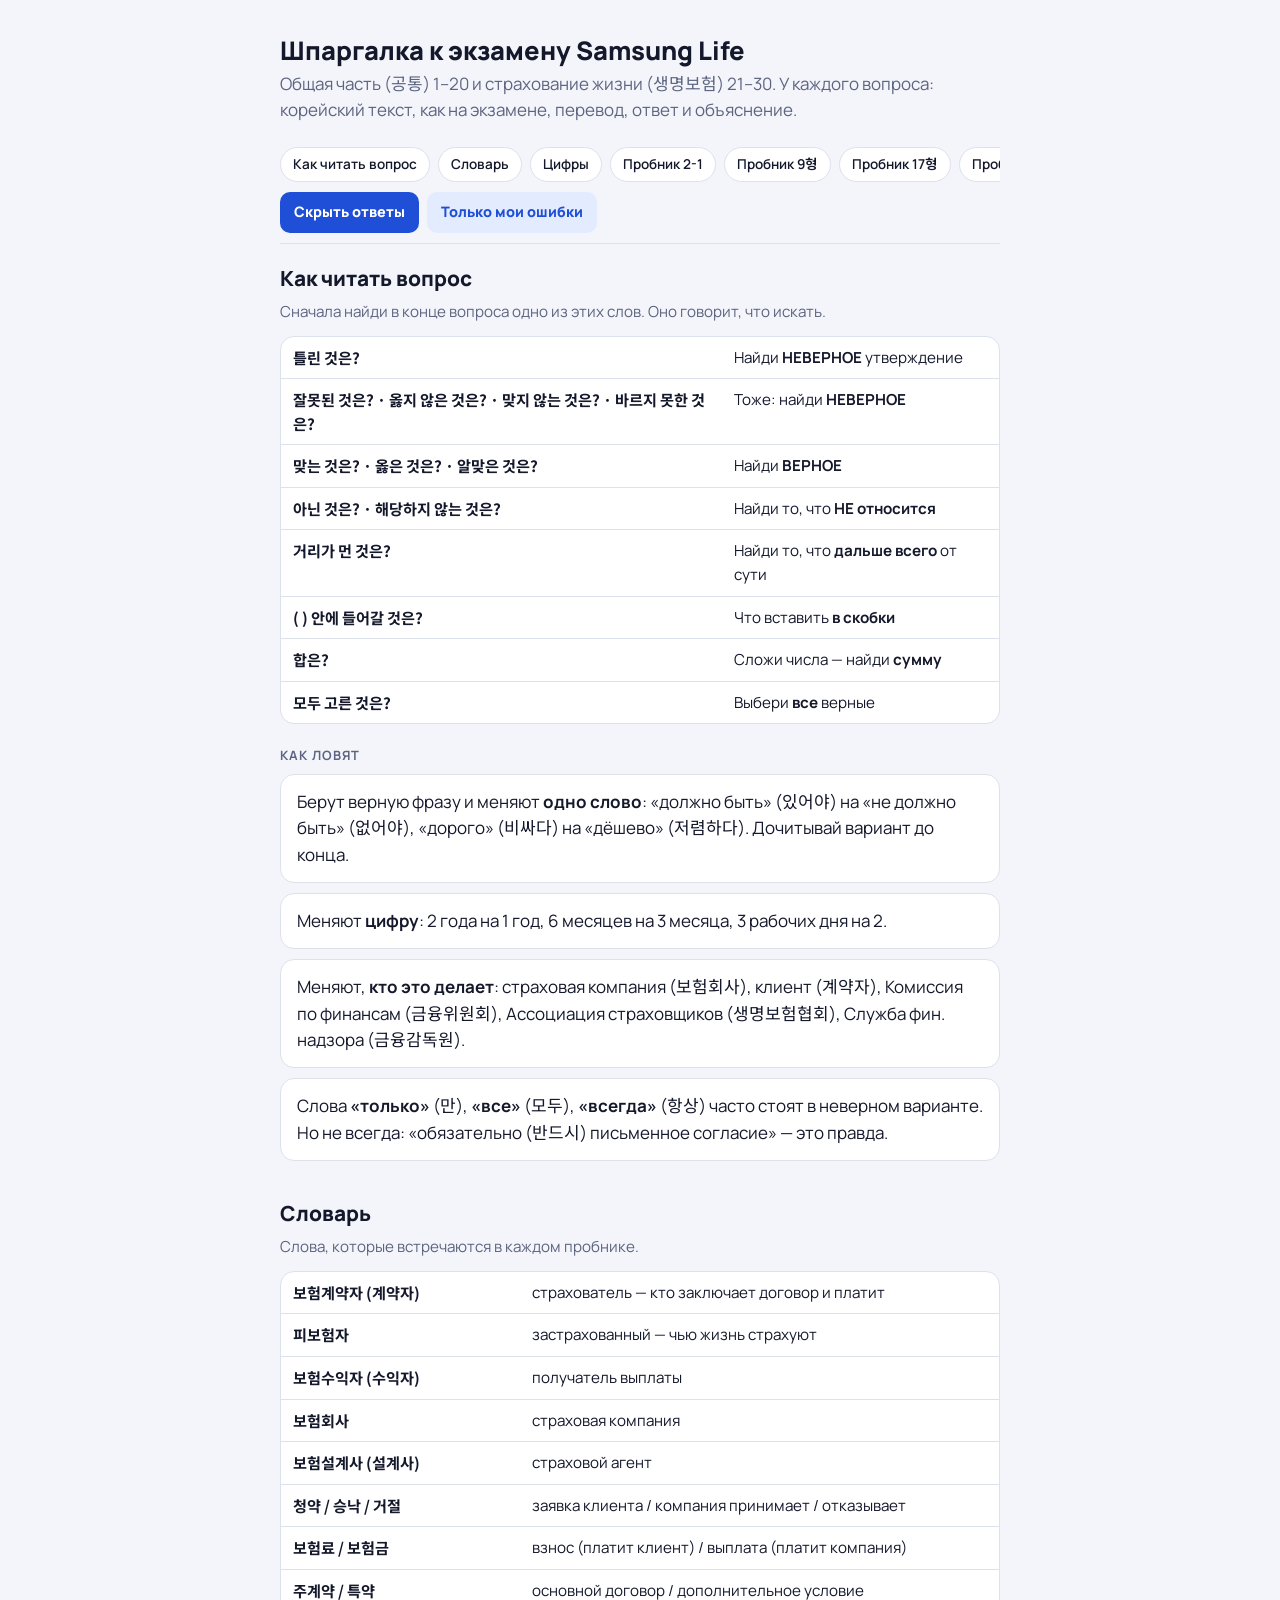
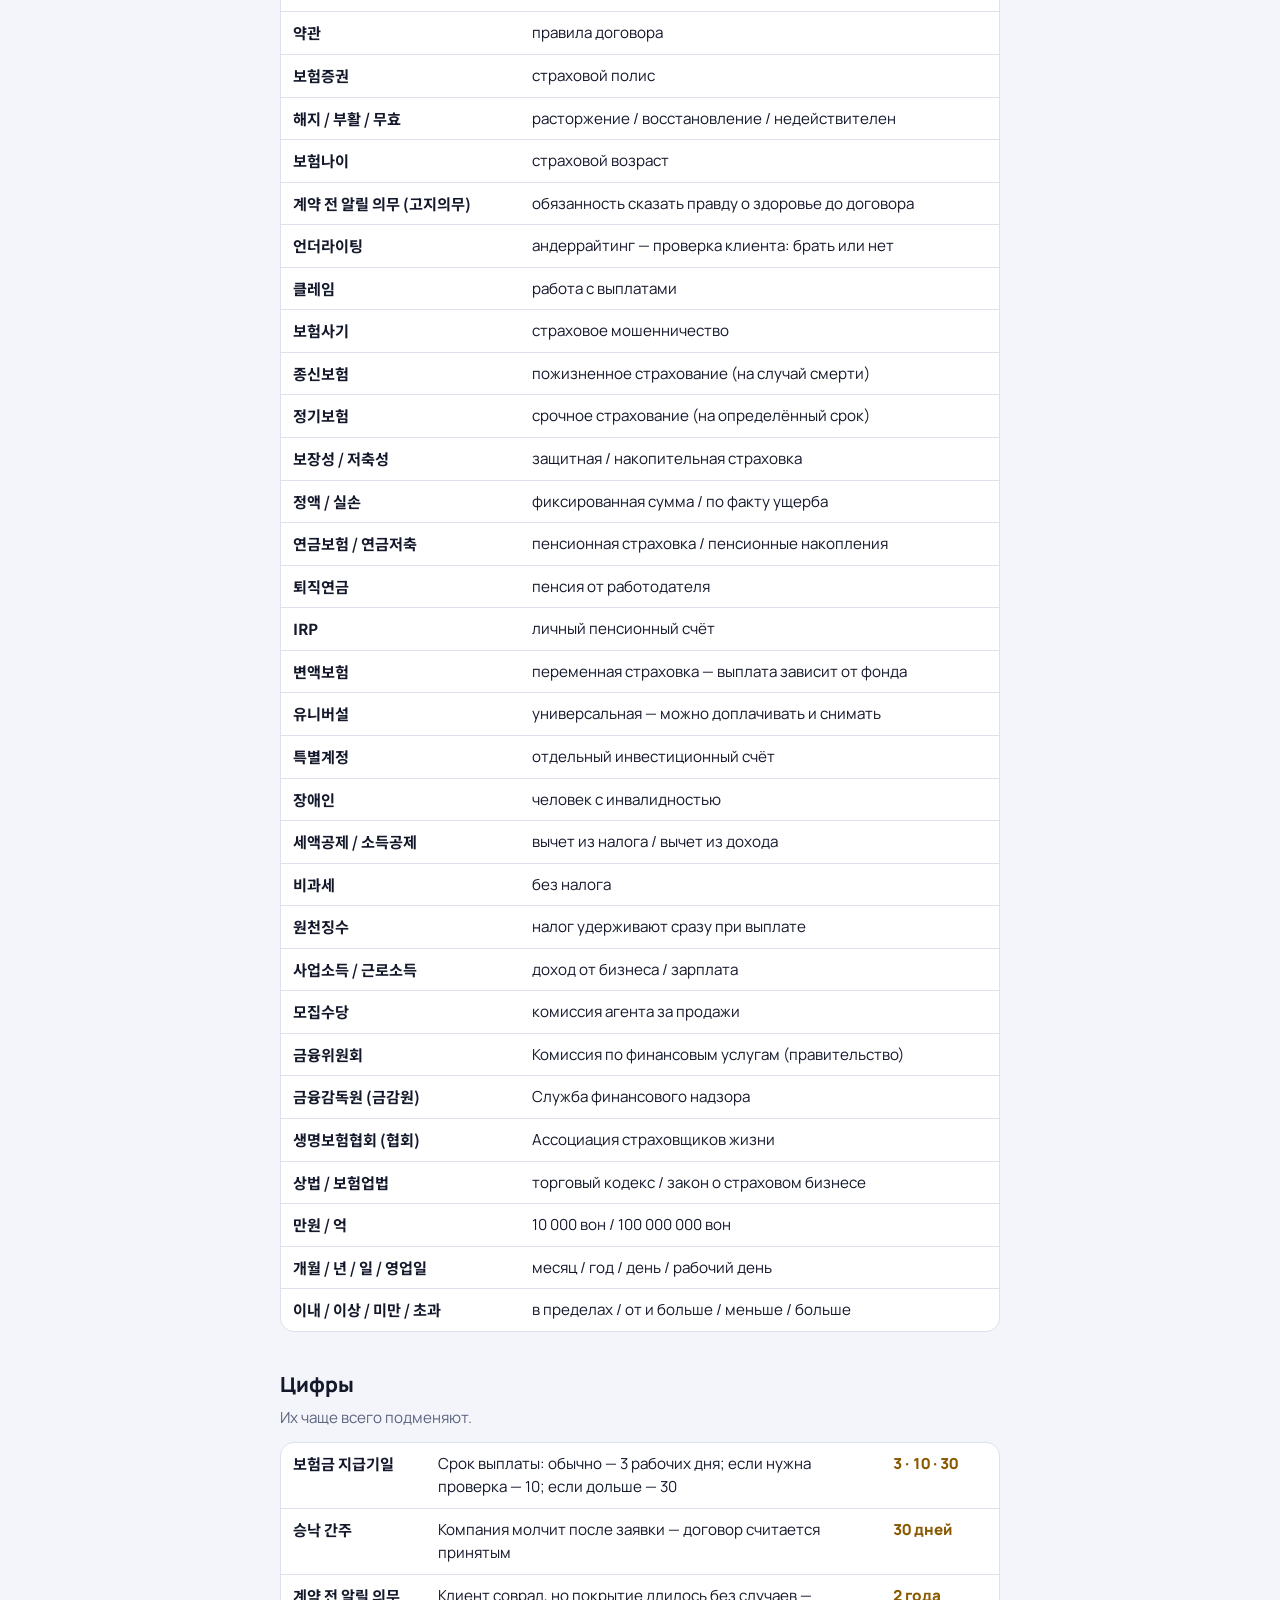
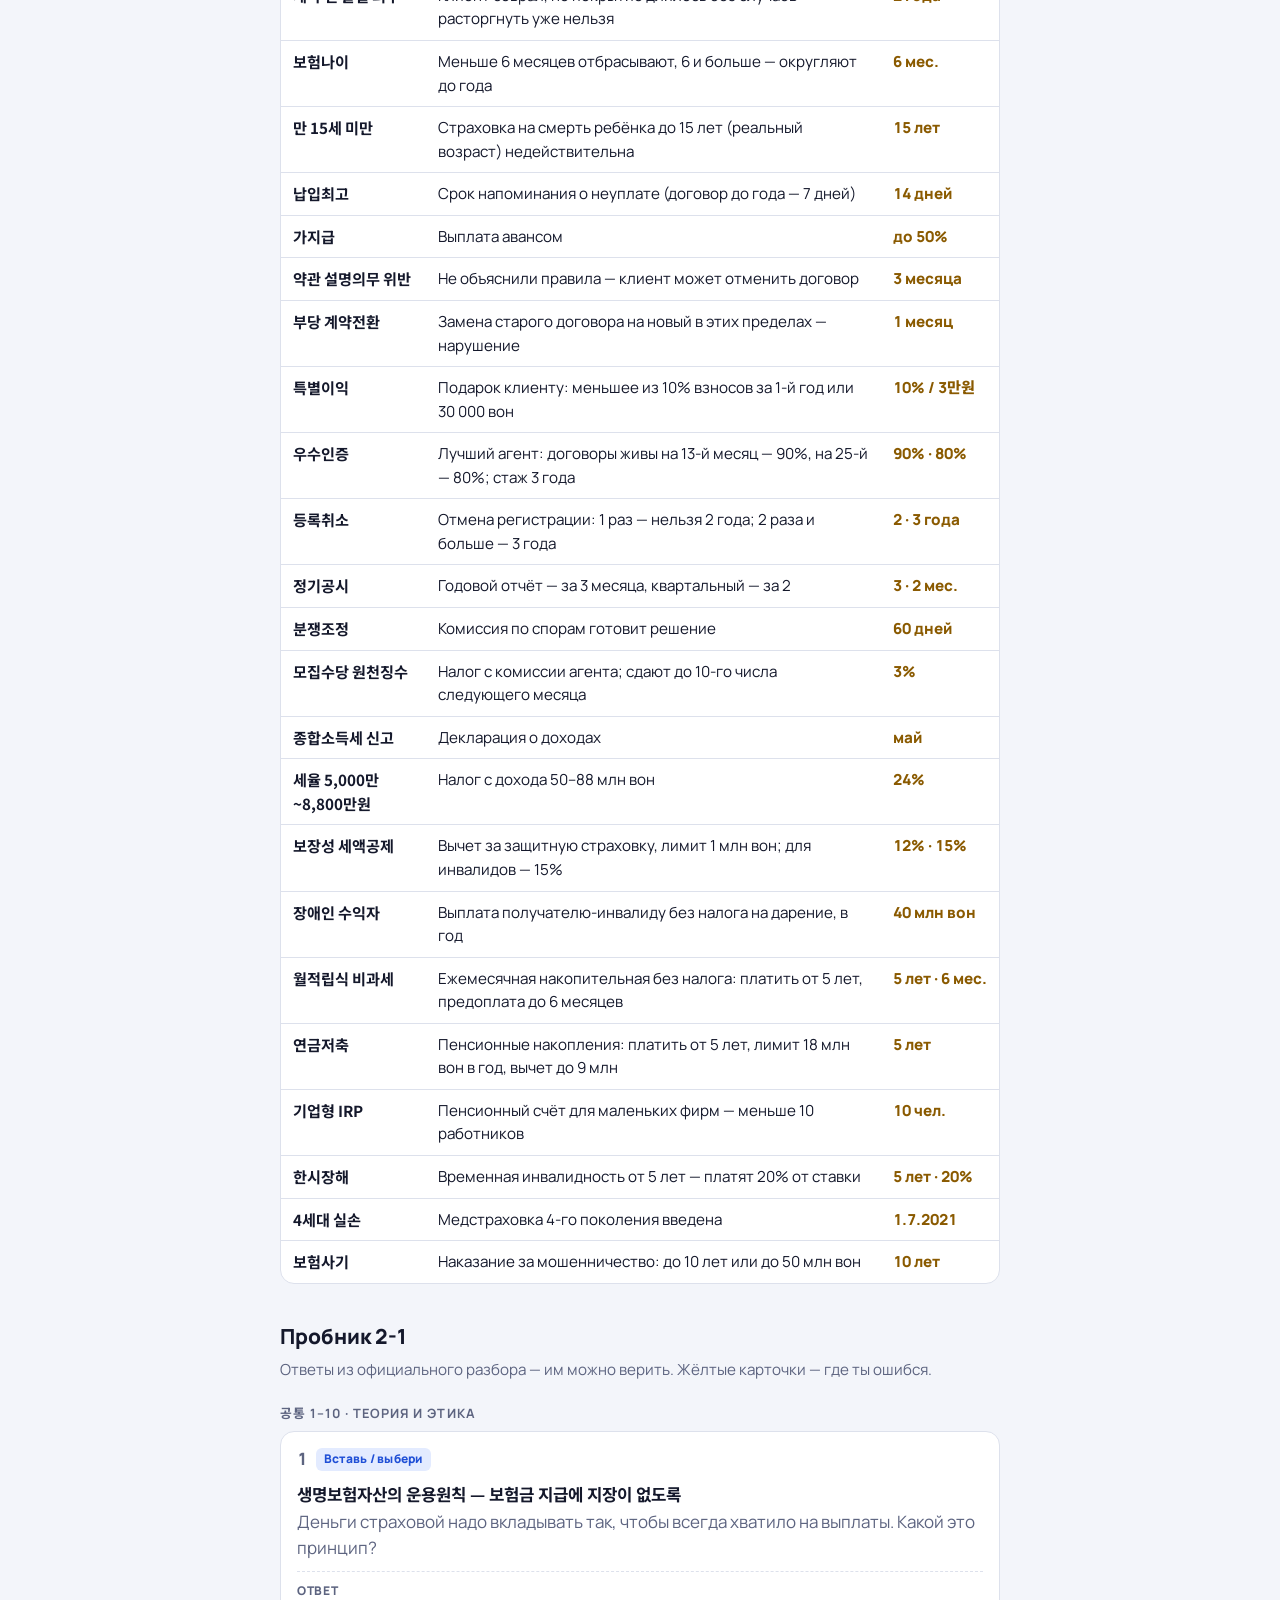
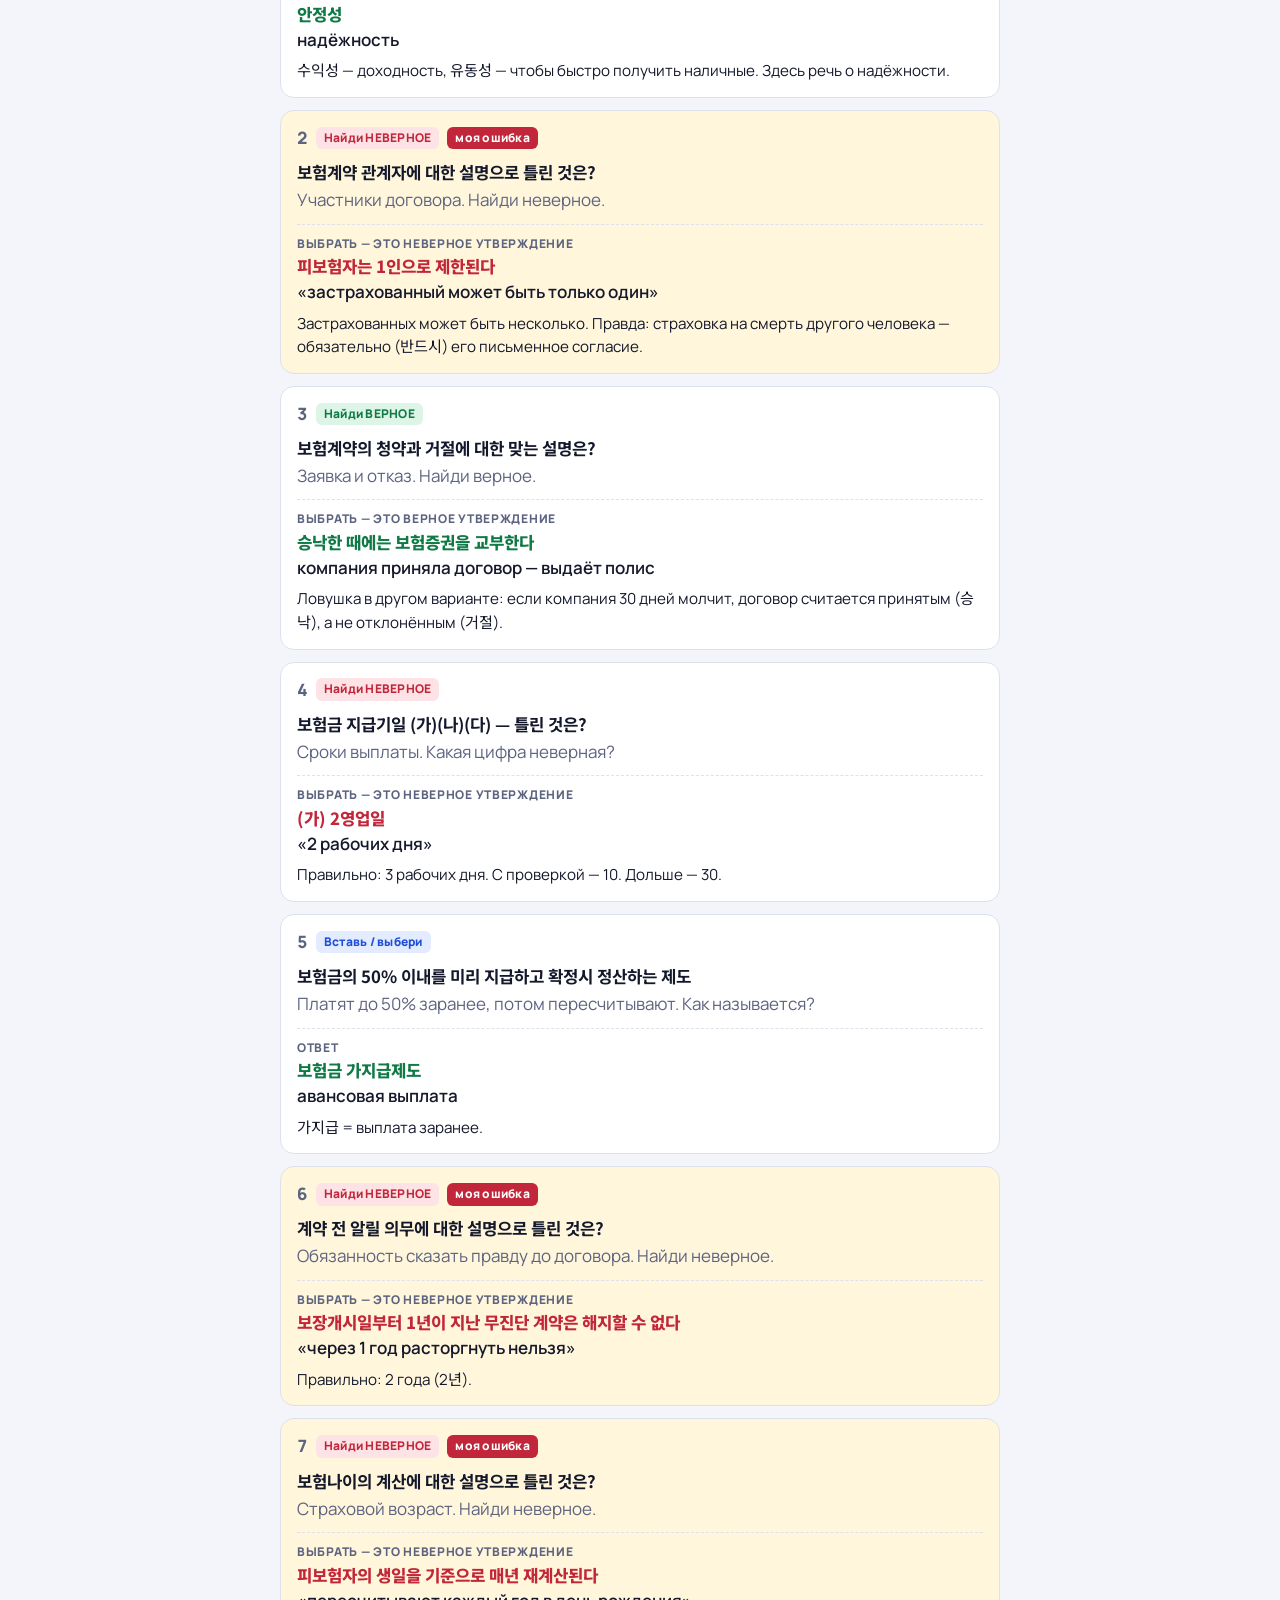
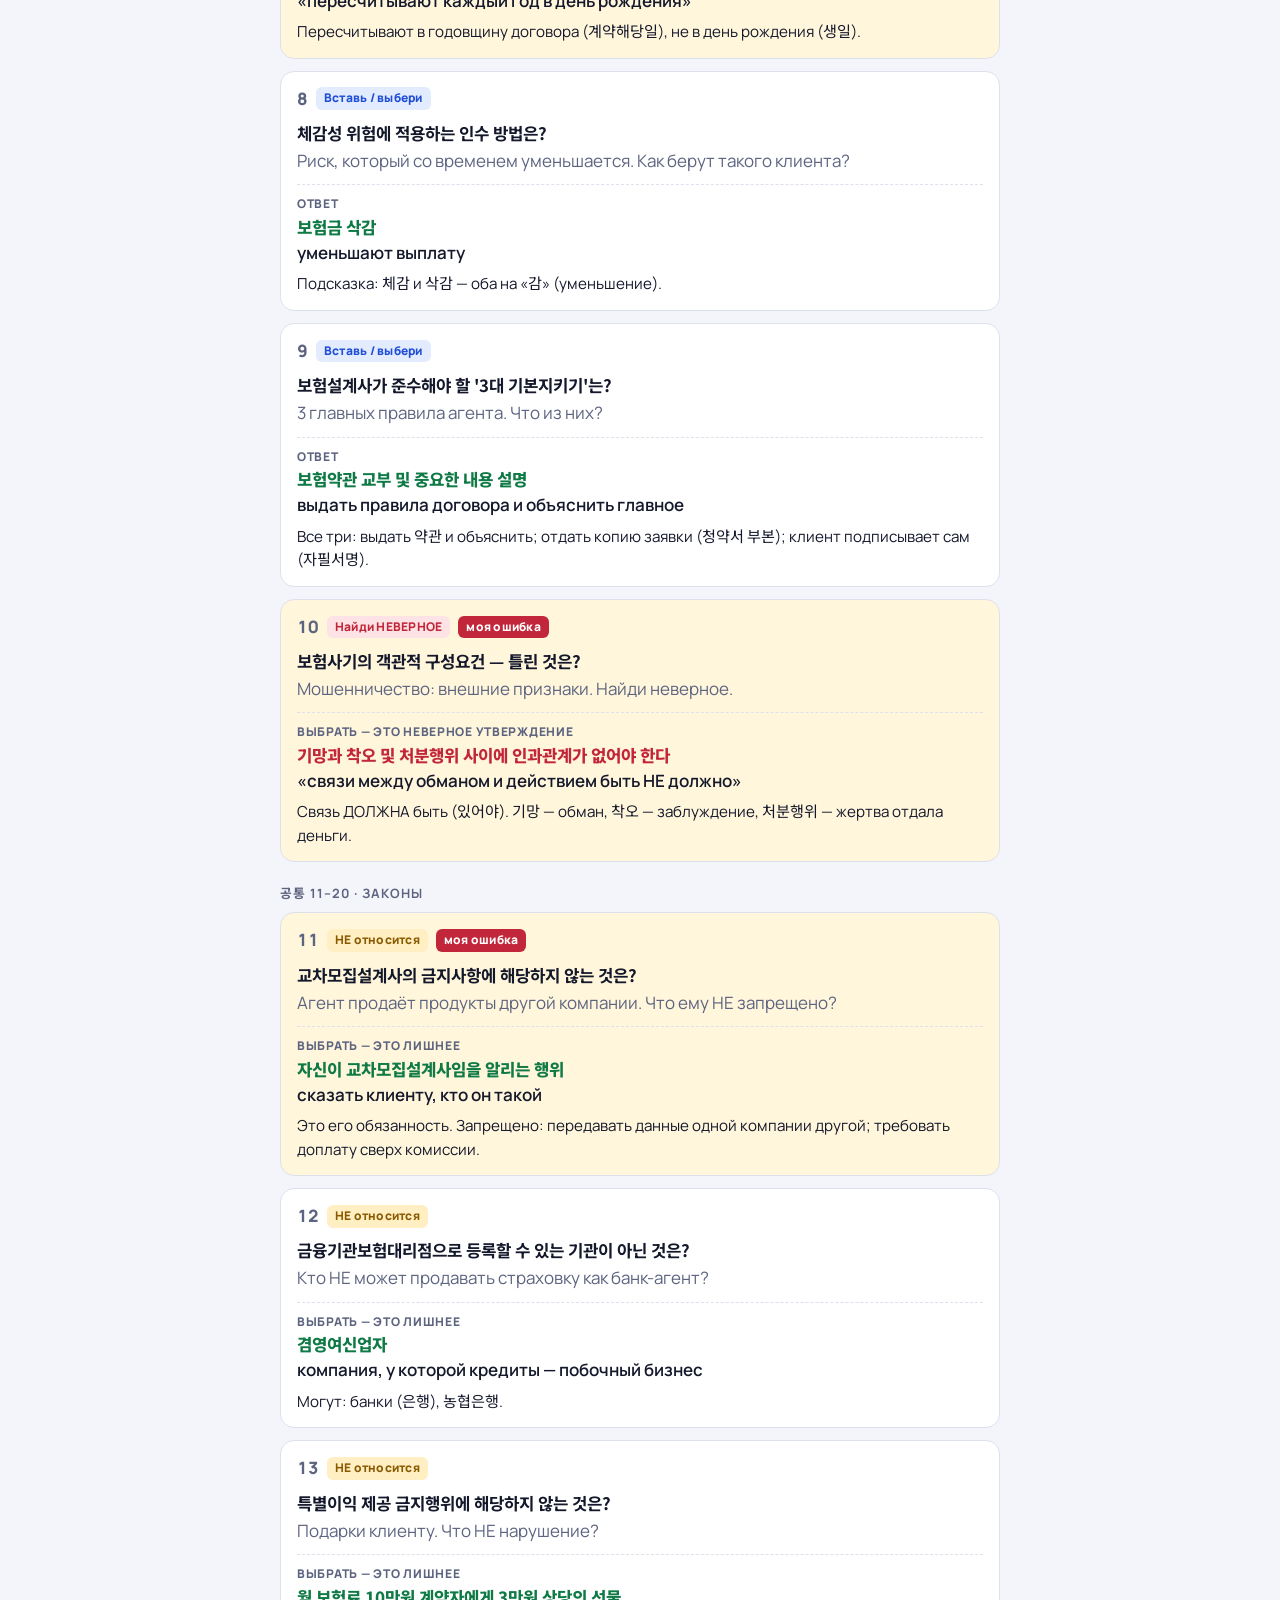
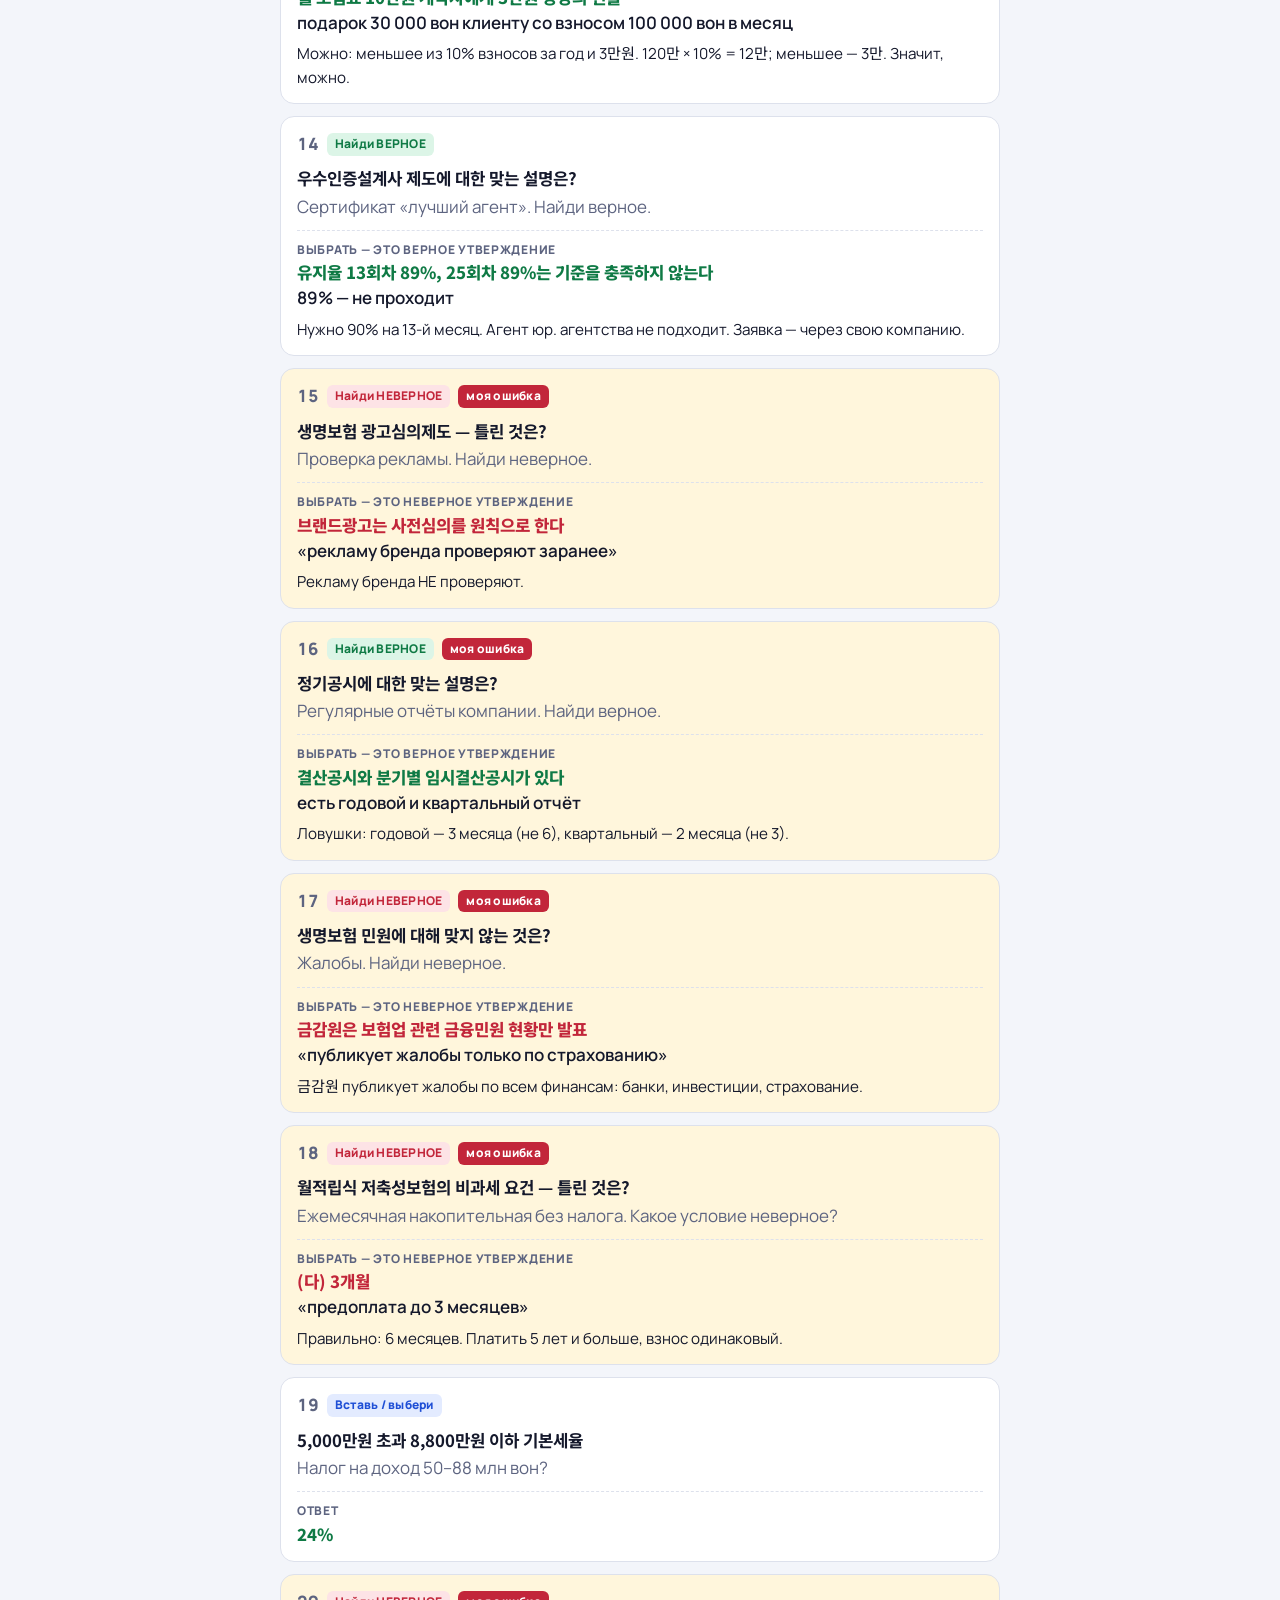
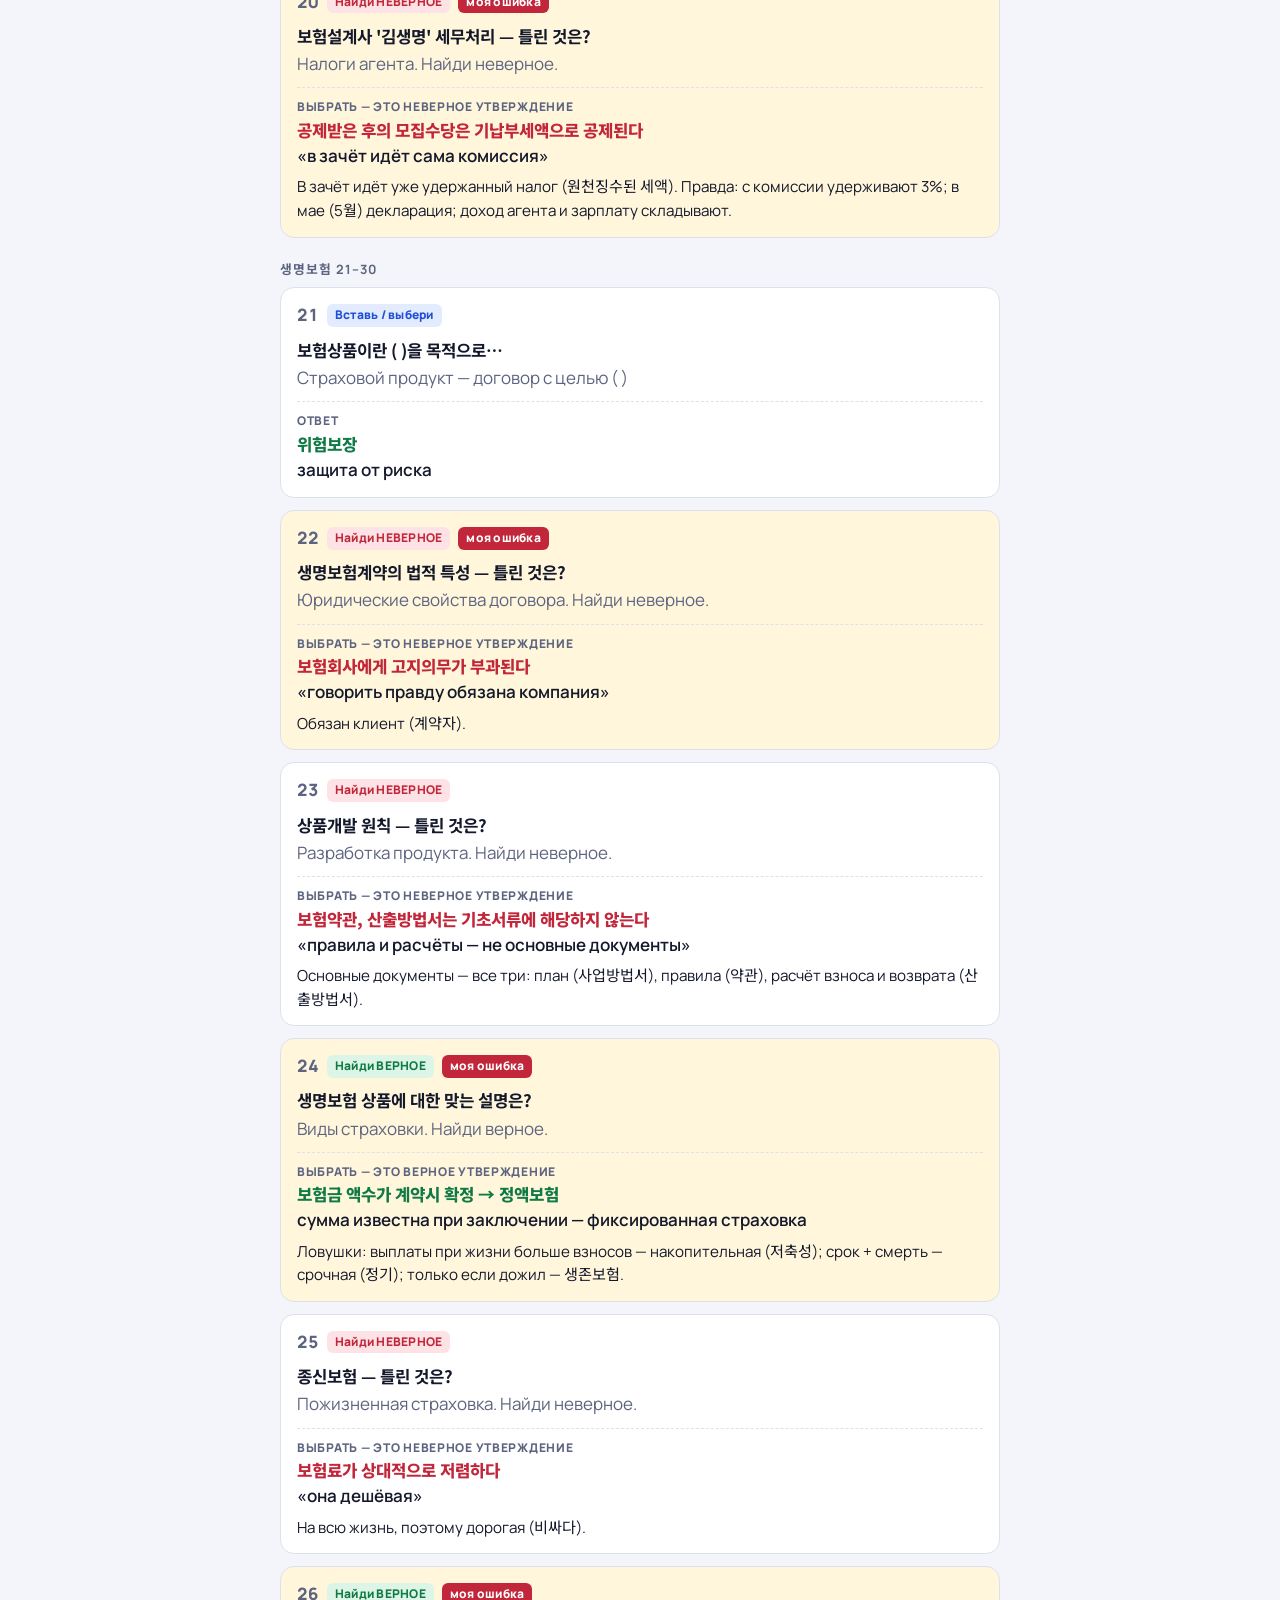
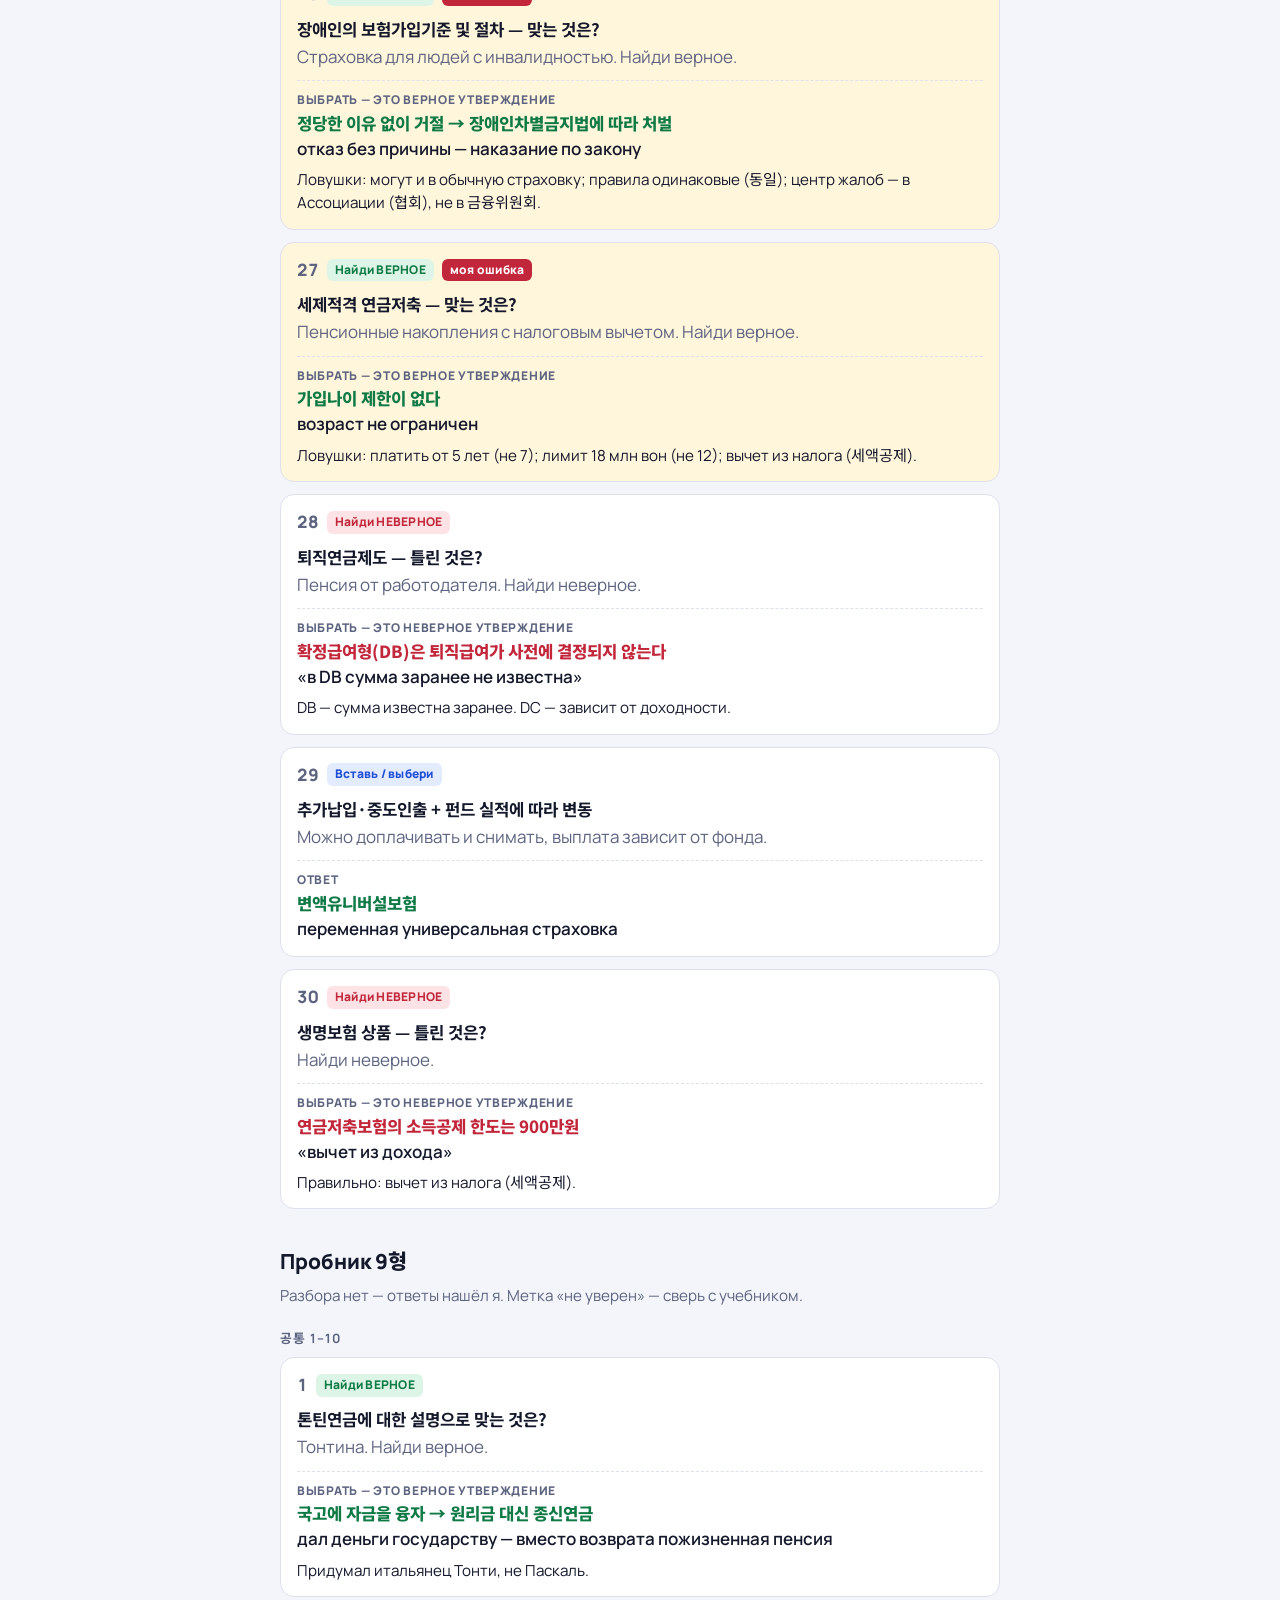
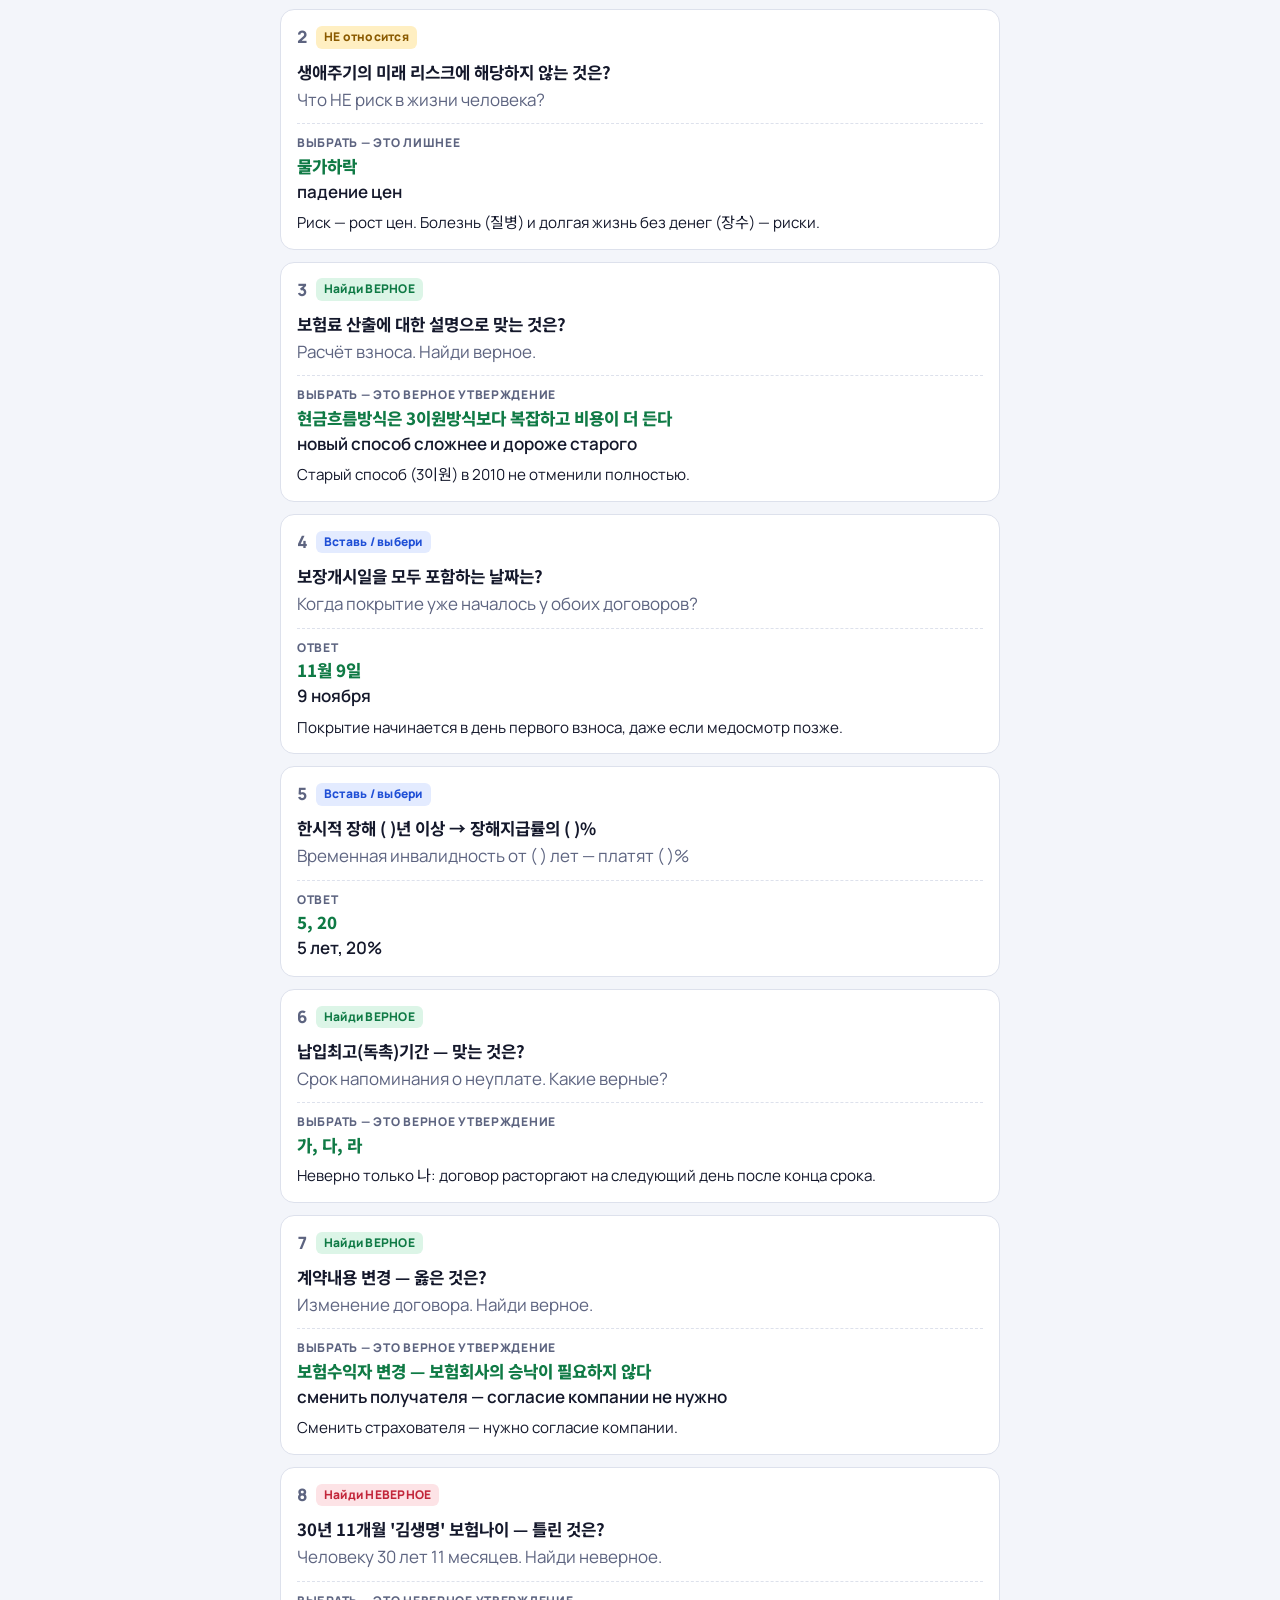
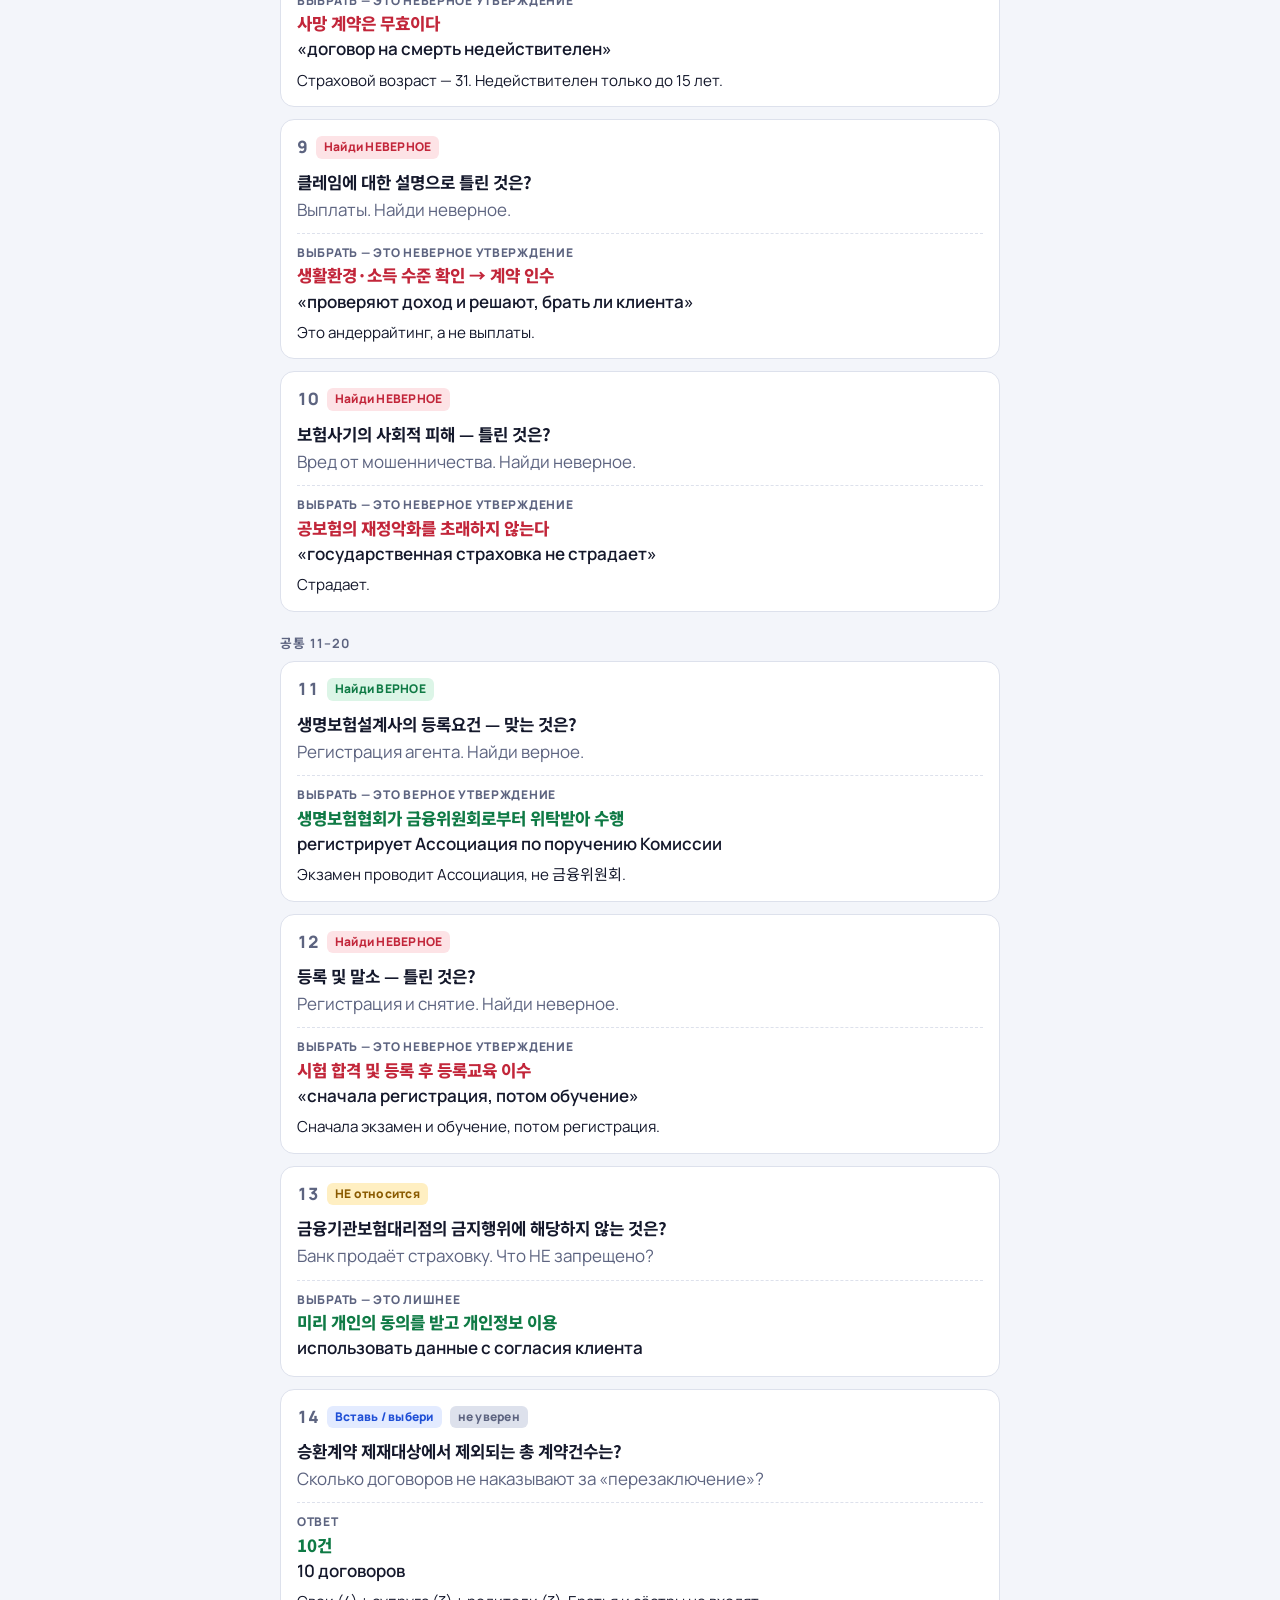
<file: exam/index.html>
<!doctype html>
<html lang="ru">
<head>
<meta charset="utf-8">
<meta name="viewport" content="width=device-width,initial-scale=1,viewport-fit=cover">
<meta name="robots" content="noindex,nofollow">
<title>Шпаргалка Samsung Life</title>
<meta name="claude:viewport-fit-sides" content="cover">
<link rel="preconnect" href="https://fonts.googleapis.com">
<link rel="stylesheet" href="https://fonts.googleapis.com/css2?family=Manrope:wght@400;600;800&family=Noto+Sans+KR:wght@400;700;900&display=swap">
<style>
/* Layout: одна колонка карточек. В карточке: тип вопроса → корейский → перевод → ответ (кор. + рус.) → почему */
:root{
  --bg:#f3f5fa; --card:#ffffff; --fg:#14182b; --muted:#5d6480; --line:#dde1ec;
  --accent:#1f4fd6; --accent-soft:#e3ebff;
  --ok:#0f7a45; --ok-bg:#dcf5e7;
  --no:#c2263a; --no-bg:#fde3e6;
  --num:#8a5a00; --num-bg:#ffefc2;
  --warn-bg:#fff6dc;
  --f-body:"Manrope","Noto Sans KR",system-ui,sans-serif;
  --f-kr:"Noto Sans KR","Manrope",system-ui,sans-serif;
}
@media (prefers-color-scheme:dark){:root:not([data-theme="light"]){
  --bg:#0e1120; --card:#171b2e; --fg:#e8ebf7; --muted:#a3aac6; --line:#2a3050;
  --accent:#7ea2ff; --accent-soft:#1f2a52;
  --ok:#5fe0a0; --ok-bg:#123726; --no:#ff8a98; --no-bg:#3d1720;
  --num:#ffcf5c; --num-bg:#3a2e0d; --warn-bg:#2c2610; color-scheme:dark}}
:root[data-theme="dark"]{
  --bg:#0e1120; --card:#171b2e; --fg:#e8ebf7; --muted:#a3aac6; --line:#2a3050;
  --accent:#7ea2ff; --accent-soft:#1f2a52;
  --ok:#5fe0a0; --ok-bg:#123726; --no:#ff8a98; --no-bg:#3d1720;
  --num:#ffcf5c; --num-bg:#3a2e0d; --warn-bg:#2c2610; color-scheme:dark}

body{background:var(--bg);color:var(--fg);font-family:var(--f-body);font-size:17px;line-height:1.55}
.wrap{max-width:720px;margin:0 auto;padding-left:max(16px,env(safe-area-inset-left,0px));padding-right:max(16px,env(safe-area-inset-right,0px));padding-block:20px 60px}
h1{font-size:1.6rem;font-weight:800;line-height:1.2;margin:8px 0 4px;text-wrap:balance}
.sub{color:var(--muted);margin:0 0 14px}
h2{font-size:1.3rem;font-weight:800;margin:0 0 6px;text-wrap:balance}
h3{font-size:.8rem;text-transform:uppercase;letter-spacing:.08em;color:var(--muted);margin:22px 0 8px}
.hint{color:var(--muted);font-size:.95rem;margin:0 0 12px}

.bar{position:sticky;top:env(safe-area-inset-top,0px);z-index:5;background:var(--bg);padding-block:10px;border-bottom:1px solid var(--line);margin-bottom:18px}
.chips{display:flex;gap:8px;overflow-x:auto;scrollbar-width:none}
.chips a{flex:none;text-decoration:none;color:var(--fg);background:var(--card);border:1px solid var(--line);border-radius:999px;padding:6px 12px;font-size:.85rem;font-weight:600}
.tools{display:flex;gap:8px;align-items:center;margin-top:10px;flex-wrap:wrap}
button{font:inherit;font-size:.9rem;font-weight:800;border:0;border-radius:10px;padding:9px 14px;background:var(--accent);color:#fff;cursor:pointer}
button.ghost{background:var(--accent-soft);color:var(--accent)}
button.on{background:var(--no);color:#fff}
button:focus-visible,a:focus-visible{outline:3px solid var(--accent);outline-offset:2px}

section{margin-bottom:36px;scroll-margin-top:130px}
.cards{display:grid;gap:12px}
.card{background:var(--card);border:1px solid var(--line);border-radius:14px;padding:14px 16px;min-width:0}
.card.mine{background:var(--warn-bg)}
.top{display:flex;gap:8px;align-items:center;flex-wrap:wrap;margin-bottom:8px}
.no-n{font-weight:800;color:var(--muted);font-variant-numeric:tabular-nums}
.tag{font-size:.75rem;font-weight:800;border-radius:6px;padding:2px 8px;letter-spacing:.02em}
.t-wrong{background:var(--no-bg);color:var(--no)}
.t-right{background:var(--ok-bg);color:var(--ok)}
.t-not{background:var(--num-bg);color:var(--num)}
.t-fill{background:var(--accent-soft);color:var(--accent)}
.t-mine{background:var(--no);color:#fff}
.t-unsure{background:var(--line);color:var(--muted)}
.kr{font-family:var(--f-kr);font-weight:700;font-size:1.05rem}
.ru{color:var(--muted);margin-top:2px}
.ans{margin-top:10px;padding-top:10px;border-top:1px dashed var(--line)}
.lbl{font-size:.75rem;font-weight:800;text-transform:uppercase;letter-spacing:.06em;color:var(--muted)}
.akr{font-family:var(--f-kr);font-weight:800;color:var(--ok);font-size:1.05rem}
.card[data-t="wrong"] .akr{color:var(--no)}
.aru{font-weight:600}
.why{margin-top:6px;font-size:.95rem}

.box{background:var(--card);border:1px solid var(--line);border-radius:14px;padding:14px 16px}
.rules{display:grid;gap:10px}
.tbl{overflow-x:auto;background:var(--card);border:1px solid var(--line);border-radius:14px}
table{border-collapse:collapse;width:100%;font-size:.95rem}
td{padding:9px 12px;border-top:1px solid var(--line);vertical-align:top}
tr:first-child td{border-top:0}
td:first-child{font-family:var(--f-kr);font-weight:700}
td.num{font-weight:800;color:var(--num);white-space:nowrap;font-variant-numeric:tabular-nums}

body.quiz .ans{filter:blur(8px);cursor:pointer;user-select:none;transition:filter .15s}
body.quiz .ans.shown{filter:none}
body.onlymine .card:not(.mine){display:none}
body.onlymine .nomine{display:none}
@media (prefers-reduced-motion:reduce){body.quiz .ans{transition:none}}
</style>
</head>
<body>

<div class="wrap">
  <h1>Шпаргалка к экзамену Samsung Life</h1>
  <p class="sub">Общая часть (공통) 1–20 и страхование жизни (생명보험) 21–30. У каждого вопроса: корейский текст, как на экзамене, перевод, ответ и объяснение.</p>

  <div class="bar">
    <nav class="chips" aria-label="Разделы">
      <a href="#how">Как читать вопрос</a>
      <a href="#dict">Словарь</a>
      <a href="#nums">Цифры</a>
      <a href="#t21">Пробник 2-1</a>
      <a href="#t9">Пробник 9형</a>
      <a href="#t17">Пробник 17형</a>
      <a href="#t18">Пробник 18형</a>
      <a href="#oct">Пробник 10월</a>
    </nav>
    <div class="tools">
      <button id="quizBtn" type="button">Скрыть ответы</button>
      <button id="mineBtn" type="button" class="ghost">Только мои ошибки</button>
    </div>
  </div>

  <section id="how" class="nomine">
    <h2>Как читать вопрос</h2>
    <p class="hint">Сначала найди в конце вопроса одно из этих слов. Оно говорит, что искать.</p>
    <div class="tbl"><table>
      <tr><td>틀린 것은?</td><td>Найди <b>НЕВЕРНОЕ</b> утверждение</td></tr>
      <tr><td>잘못된 것은? · 옳지 않은 것은? · 맞지 않는 것은? · 바르지 못한 것은?</td><td>Тоже: найди <b>НЕВЕРНОЕ</b></td></tr>
      <tr><td>맞는 것은? · 옳은 것은? · 알맞은 것은?</td><td>Найди <b>ВЕРНОЕ</b></td></tr>
      <tr><td>아닌 것은? · 해당하지 않는 것은?</td><td>Найди то, что <b>НЕ относится</b></td></tr>
      <tr><td>거리가 먼 것은?</td><td>Найди то, что <b>дальше всего</b> от сути</td></tr>
      <tr><td>( ) 안에 들어갈 것은?</td><td>Что вставить <b>в скобки</b></td></tr>
      <tr><td>합은?</td><td>Сложи числа — найди <b>сумму</b></td></tr>
      <tr><td>모두 고른 것은?</td><td>Выбери <b>все</b> верные</td></tr>
    </table></div>
    <h3>Как ловят</h3>
    <div class="rules">
      <div class="box">Берут верную фразу и меняют <b>одно слово</b>: «должно быть» (있어야) на «не должно быть» (없어야), «дорого» (비싸다) на «дёшево» (저렴하다). Дочитывай вариант до конца.</div>
      <div class="box">Меняют <b>цифру</b>: 2 года на 1 год, 6 месяцев на 3 месяца, 3 рабочих дня на 2.</div>
      <div class="box">Меняют, <b>кто это делает</b>: страховая компания (보험회사), клиент (계약자), Комиссия по финансам (금융위원회), Ассоциация страховщиков (생명보험협회), Служба фин. надзора (금융감독원).</div>
      <div class="box">Слова <b>«только»</b> (만), <b>«все»</b> (모두), <b>«всегда»</b> (항상) часто стоят в неверном варианте. Но не всегда: «обязательно (반드시) письменное согласие» — это правда.</div>
    </div>
  </section>

  <section id="dict" class="nomine">
    <h2>Словарь</h2>
    <p class="hint">Слова, которые встречаются в каждом пробнике.</p>
    <div class="tbl"><table>
      <tr><td>보험계약자 (계약자)</td><td>страхователь — кто заключает договор и платит</td></tr>
      <tr><td>피보험자</td><td>застрахованный — чью жизнь страхуют</td></tr>
      <tr><td>보험수익자 (수익자)</td><td>получатель выплаты</td></tr>
      <tr><td>보험회사</td><td>страховая компания</td></tr>
      <tr><td>보험설계사 (설계사)</td><td>страховой агент</td></tr>
      <tr><td>청약 / 승낙 / 거절</td><td>заявка клиента / компания принимает / отказывает</td></tr>
      <tr><td>보험료 / 보험금</td><td>взнос (платит клиент) / выплата (платит компания)</td></tr>
      <tr><td>주계약 / 특약</td><td>основной договор / дополнительное условие</td></tr>
      <tr><td>약관</td><td>правила договора</td></tr>
      <tr><td>보험증권</td><td>страховой полис</td></tr>
      <tr><td>해지 / 부활 / 무효</td><td>расторжение / восстановление / недействителен</td></tr>
      <tr><td>보험나이</td><td>страховой возраст</td></tr>
      <tr><td>계약 전 알릴 의무 (고지의무)</td><td>обязанность сказать правду о здоровье до договора</td></tr>
      <tr><td>언더라이팅</td><td>андеррайтинг — проверка клиента: брать или нет</td></tr>
      <tr><td>클레임</td><td>работа с выплатами</td></tr>
      <tr><td>보험사기</td><td>страховое мошенничество</td></tr>
      <tr><td>종신보험</td><td>пожизненное страхование (на случай смерти)</td></tr>
      <tr><td>정기보험</td><td>срочное страхование (на определённый срок)</td></tr>
      <tr><td>보장성 / 저축성</td><td>защитная / накопительная страховка</td></tr>
      <tr><td>정액 / 실손</td><td>фиксированная сумма / по факту ущерба</td></tr>
      <tr><td>연금보험 / 연금저축</td><td>пенсионная страховка / пенсионные накопления</td></tr>
      <tr><td>퇴직연금</td><td>пенсия от работодателя</td></tr>
      <tr><td>IRP</td><td>личный пенсионный счёт</td></tr>
      <tr><td>변액보험</td><td>переменная страховка — выплата зависит от фонда</td></tr>
      <tr><td>유니버설</td><td>универсальная — можно доплачивать и снимать</td></tr>
      <tr><td>특별계정</td><td>отдельный инвестиционный счёт</td></tr>
      <tr><td>장애인</td><td>человек с инвалидностью</td></tr>
      <tr><td>세액공제 / 소득공제</td><td>вычет из налога / вычет из дохода</td></tr>
      <tr><td>비과세</td><td>без налога</td></tr>
      <tr><td>원천징수</td><td>налог удерживают сразу при выплате</td></tr>
      <tr><td>사업소득 / 근로소득</td><td>доход от бизнеса / зарплата</td></tr>
      <tr><td>모집수당</td><td>комиссия агента за продажи</td></tr>
      <tr><td>금융위원회</td><td>Комиссия по финансовым услугам (правительство)</td></tr>
      <tr><td>금융감독원 (금감원)</td><td>Служба финансового надзора</td></tr>
      <tr><td>생명보험협회 (협회)</td><td>Ассоциация страховщиков жизни</td></tr>
      <tr><td>상법 / 보험업법</td><td>торговый кодекс / закон о страховом бизнесе</td></tr>
      <tr><td>만원 / 억</td><td>10 000 вон / 100 000 000 вон</td></tr>
      <tr><td>개월 / 년 / 일 / 영업일</td><td>месяц / год / день / рабочий день</td></tr>
      <tr><td>이내 / 이상 / 미만 / 초과</td><td>в пределах / от и больше / меньше / больше</td></tr>
    </table></div>
  </section>

  <section id="nums" class="nomine">
    <h2>Цифры</h2>
    <p class="hint">Их чаще всего подменяют.</p>
    <div class="tbl"><table>
      <tr><td>보험금 지급기일</td><td>Срок выплаты: обычно — 3 рабочих дня; если нужна проверка — 10; если дольше — 30</td><td class="num">3 · 10 · 30</td></tr>
      <tr><td>승낙 간주</td><td>Компания молчит после заявки — договор считается принятым</td><td class="num">30 дней</td></tr>
      <tr><td>계약 전 알릴 의무</td><td>Клиент соврал, но покрытие длилось без случаев — расторгнуть уже нельзя</td><td class="num">2 года</td></tr>
      <tr><td>보험나이</td><td>Меньше 6 месяцев отбрасывают, 6 и больше — округляют до года</td><td class="num">6 мес.</td></tr>
      <tr><td>만 15세 미만</td><td>Страховка на смерть ребёнка до 15 лет (реальный возраст) недействительна</td><td class="num">15 лет</td></tr>
      <tr><td>납입최고</td><td>Срок напоминания о неуплате (договор до года — 7 дней)</td><td class="num">14 дней</td></tr>
      <tr><td>가지급</td><td>Выплата авансом</td><td class="num">до 50%</td></tr>
      <tr><td>약관 설명의무 위반</td><td>Не объяснили правила — клиент может отменить договор</td><td class="num">3 месяца</td></tr>
      <tr><td>부당 계약전환</td><td>Замена старого договора на новый в этих пределах — нарушение</td><td class="num">1 месяц</td></tr>
      <tr><td>특별이익</td><td>Подарок клиенту: меньшее из 10% взносов за 1-й год или 30 000 вон</td><td class="num">10% / 3만원</td></tr>
      <tr><td>우수인증</td><td>Лучший агент: договоры живы на 13-й месяц — 90%, на 25-й — 80%; стаж 3 года</td><td class="num">90% · 80%</td></tr>
      <tr><td>등록취소</td><td>Отмена регистрации: 1 раз — нельзя 2 года; 2 раза и больше — 3 года</td><td class="num">2 · 3 года</td></tr>
      <tr><td>정기공시</td><td>Годовой отчёт — за 3 месяца, квартальный — за 2</td><td class="num">3 · 2 мес.</td></tr>
      <tr><td>분쟁조정</td><td>Комиссия по спорам готовит решение</td><td class="num">60 дней</td></tr>
      <tr><td>모집수당 원천징수</td><td>Налог с комиссии агента; сдают до 10-го числа следующего месяца</td><td class="num">3%</td></tr>
      <tr><td>종합소득세 신고</td><td>Декларация о доходах</td><td class="num">май</td></tr>
      <tr><td>세율 5,000만~8,800만원</td><td>Налог с дохода 50–88 млн вон</td><td class="num">24%</td></tr>
      <tr><td>보장성 세액공제</td><td>Вычет за защитную страховку, лимит 1 млн вон; для инвалидов — 15%</td><td class="num">12% · 15%</td></tr>
      <tr><td>장애인 수익자</td><td>Выплата получателю-инвалиду без налога на дарение, в год</td><td class="num">40 млн вон</td></tr>
      <tr><td>월적립식 비과세</td><td>Ежемесячная накопительная без налога: платить от 5 лет, предоплата до 6 месяцев</td><td class="num">5 лет · 6 мес.</td></tr>
      <tr><td>연금저축</td><td>Пенсионные накопления: платить от 5 лет, лимит 18 млн вон в год, вычет до 9 млн</td><td class="num">5 лет</td></tr>
      <tr><td>기업형 IRP</td><td>Пенсионный счёт для маленьких фирм — меньше 10 работников</td><td class="num">10 чел.</td></tr>
      <tr><td>한시장해</td><td>Временная инвалидность от 5 лет — платят 20% от ставки</td><td class="num">5 лет · 20%</td></tr>
      <tr><td>4세대 실손</td><td>Медстраховка 4-го поколения введена</td><td class="num">1.7.2021</td></tr>
      <tr><td>보험사기</td><td>Наказание за мошенничество: до 10 лет или до 50 млн вон</td><td class="num">10 лет</td></tr>
    </table></div>
  </section>

  <div id="tests"></div>
</div>

<script>
/* t: wrong = найди неверное, right = найди верное, not = не относится, fill = вставь/выбери.
   k = корейский текст вопроса, r = перевод, a = ответ по-корейски, ar = перевод ответа, w = почему.
   m = моя ошибка, u = я (Claude) не уверен в ответе. */
var TESTS=[
{id:"t21",title:"Пробник 2-1",hint:"Ответы из официального разбора — им можно верить. Жёлтые карточки — где ты ошибся.",parts:[
["공통 1–10 · теория и этика",[
{n:1,t:"fill",k:"생명보험자산의 운용원칙 — 보험금 지급에 지장이 없도록",r:"Деньги страховой надо вкладывать так, чтобы всегда хватило на выплаты. Какой это принцип?",a:"안정성",ar:"надёжность",w:"수익성 — доходность, 유동성 — чтобы быстро получить наличные. Здесь речь о надёжности."},
{n:2,t:"wrong",m:1,k:"보험계약 관계자에 대한 설명으로 틀린 것은?",r:"Участники договора. Найди неверное.",a:"피보험자는 1인으로 제한된다",ar:"«застрахованный может быть только один»",w:"Застрахованных может быть несколько. Правда: страховка на смерть другого человека — обязательно (반드시) его письменное согласие."},
{n:3,t:"right",k:"보험계약의 청약과 거절에 대한 맞는 설명은?",r:"Заявка и отказ. Найди верное.",a:"승낙한 때에는 보험증권을 교부한다",ar:"компания приняла договор — выдаёт полис",w:"Ловушка в другом варианте: если компания 30 дней молчит, договор считается принятым (승낙), а не отклонённым (거절)."},
{n:4,t:"wrong",k:"보험금 지급기일 (가)(나)(다) — 틀린 것은?",r:"Сроки выплаты. Какая цифра неверная?",a:"(가) 2영업일",ar:"«2 рабочих дня»",w:"Правильно: 3 рабочих дня. С проверкой — 10. Дольше — 30."},
{n:5,t:"fill",k:"보험금의 50% 이내를 미리 지급하고 확정시 정산하는 제도",r:"Платят до 50% заранее, потом пересчитывают. Как называется?",a:"보험금 가지급제도",ar:"авансовая выплата",w:"가지급 = выплата заранее."},
{n:6,t:"wrong",m:1,k:"계약 전 알릴 의무에 대한 설명으로 틀린 것은?",r:"Обязанность сказать правду до договора. Найди неверное.",a:"보장개시일부터 1년이 지난 무진단 계약은 해지할 수 없다",ar:"«через 1 год расторгнуть нельзя»",w:"Правильно: 2 года (2년)."},
{n:7,t:"wrong",m:1,k:"보험나이의 계산에 대한 설명으로 틀린 것은?",r:"Страховой возраст. Найди неверное.",a:"피보험자의 생일을 기준으로 매년 재계산된다",ar:"«пересчитывают каждый год в день рождения»",w:"Пересчитывают в годовщину договора (계약해당일), не в день рождения (생일)."},
{n:8,t:"fill",k:"체감성 위험에 적용하는 인수 방법은?",r:"Риск, который со временем уменьшается. Как берут такого клиента?",a:"보험금 삭감",ar:"уменьшают выплату",w:"Подсказка: 체감 и 삭감 — оба на «감» (уменьшение)."},
{n:9,t:"fill",k:"보험설계사가 준수해야 할 '3대 기본지키기'는?",r:"3 главных правила агента. Что из них?",a:"보험약관 교부 및 중요한 내용 설명",ar:"выдать правила договора и объяснить главное",w:"Все три: выдать 약관 и объяснить; отдать копию заявки (청약서 부본); клиент подписывает сам (자필서명)."},
{n:10,t:"wrong",m:1,k:"보험사기의 객관적 구성요건 — 틀린 것은?",r:"Мошенничество: внешние признаки. Найди неверное.",a:"기망과 착오 및 처분행위 사이에 인과관계가 없어야 한다",ar:"«связи между обманом и действием быть НЕ должно»",w:"Связь ДОЛЖНА быть (있어야). 기망 — обман, 착오 — заблуждение, 처분행위 — жертва отдала деньги."}]],
["공통 11–20 · законы",[
{n:11,t:"not",m:1,k:"교차모집설계사의 금지사항에 해당하지 않는 것은?",r:"Агент продаёт продукты другой компании. Что ему НЕ запрещено?",a:"자신이 교차모집설계사임을 알리는 행위",ar:"сказать клиенту, кто он такой",w:"Это его обязанность. Запрещено: передавать данные одной компании другой; требовать доплату сверх комиссии."},
{n:12,t:"not",k:"금융기관보험대리점으로 등록할 수 있는 기관이 아닌 것은?",r:"Кто НЕ может продавать страховку как банк-агент?",a:"겸영여신업자",ar:"компания, у которой кредиты — побочный бизнес",w:"Могут: банки (은행), 농협은행."},
{n:13,t:"not",k:"특별이익 제공 금지행위에 해당하지 않는 것은?",r:"Подарки клиенту. Что НЕ нарушение?",a:"월 보험료 10만원 계약자에게 3만원 상당의 선물",ar:"подарок 30 000 вон клиенту со взносом 100 000 вон в месяц",w:"Можно: меньшее из 10% взносов за год и 3만원. 120만 × 10% = 12만; меньшее — 3만. Значит, можно."},
{n:14,t:"right",k:"우수인증설계사 제도에 대한 맞는 설명은?",r:"Сертификат «лучший агент». Найди верное.",a:"유지율 13회차 89%, 25회차 89%는 기준을 충족하지 않는다",ar:"89% — не проходит",w:"Нужно 90% на 13-й месяц. Агент юр. агентства не подходит. Заявка — через свою компанию."},
{n:15,t:"wrong",m:1,k:"생명보험 광고심의제도 — 틀린 것은?",r:"Проверка рекламы. Найди неверное.",a:"브랜드광고는 사전심의를 원칙으로 한다",ar:"«рекламу бренда проверяют заранее»",w:"Рекламу бренда НЕ проверяют."},
{n:16,t:"right",m:1,k:"정기공시에 대한 맞는 설명은?",r:"Регулярные отчёты компании. Найди верное.",a:"결산공시와 분기별 임시결산공시가 있다",ar:"есть годовой и квартальный отчёт",w:"Ловушки: годовой — 3 месяца (не 6), квартальный — 2 месяца (не 3)."},
{n:17,t:"wrong",m:1,k:"생명보험 민원에 대해 맞지 않는 것은?",r:"Жалобы. Найди неверное.",a:"금감원은 보험업 관련 금융민원 현황만 발표",ar:"«публикует жалобы только по страхованию»",w:"금감원 публикует жалобы по всем финансам: банки, инвестиции, страхование."},
{n:18,t:"wrong",m:1,k:"월적립식 저축성보험의 비과세 요건 — 틀린 것은?",r:"Ежемесячная накопительная без налога. Какое условие неверное?",a:"(다) 3개월",ar:"«предоплата до 3 месяцев»",w:"Правильно: 6 месяцев. Платить 5 лет и больше, взнос одинаковый."},
{n:19,t:"fill",k:"5,000만원 초과 8,800만원 이하 기본세율",r:"Налог на доход 50–88 млн вон?",a:"24%",ar:""},
{n:20,t:"wrong",m:1,k:"보험설계사 '김생명' 세무처리 — 틀린 것은?",r:"Налоги агента. Найди неверное.",a:"공제받은 후의 모집수당은 기납부세액으로 공제된다",ar:"«в зачёт идёт сама комиссия»",w:"В зачёт идёт уже удержанный налог (원천징수된 세액). Правда: с комиссии удерживают 3%; в мае (5월) декларация; доход агента и зарплату складывают."}]],
["생명보험 21–30",[
{n:21,t:"fill",k:"보험상품이란 ( )을 목적으로…",r:"Страховой продукт — договор с целью ( )",a:"위험보장",ar:"защита от риска"},
{n:22,t:"wrong",m:1,k:"생명보험계약의 법적 특성 — 틀린 것은?",r:"Юридические свойства договора. Найди неверное.",a:"보험회사에게 고지의무가 부과된다",ar:"«говорить правду обязана компания»",w:"Обязан клиент (계약자)."},
{n:23,t:"wrong",k:"상품개발 원칙 — 틀린 것은?",r:"Разработка продукта. Найди неверное.",a:"보험약관, 산출방법서는 기초서류에 해당하지 않는다",ar:"«правила и расчёты — не основные документы»",w:"Основные документы — все три: план (사업방법서), правила (약관), расчёт взноса и возврата (산출방법서)."},
{n:24,t:"right",m:1,k:"생명보험 상품에 대한 맞는 설명은?",r:"Виды страховки. Найди верное.",a:"보험금 액수가 계약시 확정 → 정액보험",ar:"сумма известна при заключении — фиксированная страховка",w:"Ловушки: выплаты при жизни больше взносов — накопительная (저축성); срок + смерть — срочная (정기); только если дожил — 생존보험."},
{n:25,t:"wrong",k:"종신보험 — 틀린 것은?",r:"Пожизненная страховка. Найди неверное.",a:"보험료가 상대적으로 저렴하다",ar:"«она дешёвая»",w:"На всю жизнь, поэтому дорогая (비싸다)."},
{n:26,t:"right",m:1,k:"장애인의 보험가입기준 및 절차 — 맞는 것은?",r:"Страховка для людей с инвалидностью. Найди верное.",a:"정당한 이유 없이 거절 → 장애인차별금지법에 따라 처벌",ar:"отказ без причины — наказание по закону",w:"Ловушки: могут и в обычную страховку; правила одинаковые (동일); центр жалоб — в Ассоциации (협회), не в 금융위원회."},
{n:27,t:"right",m:1,k:"세제적격 연금저축 — 맞는 것은?",r:"Пенсионные накопления с налоговым вычетом. Найди верное.",a:"가입나이 제한이 없다",ar:"возраст не ограничен",w:"Ловушки: платить от 5 лет (не 7); лимит 18 млн вон (не 12); вычет из налога (세액공제)."},
{n:28,t:"wrong",k:"퇴직연금제도 — 틀린 것은?",r:"Пенсия от работодателя. Найди неверное.",a:"확정급여형(DB)은 퇴직급여가 사전에 결정되지 않는다",ar:"«в DB сумма заранее не известна»",w:"DB — сумма известна заранее. DC — зависит от доходности."},
{n:29,t:"fill",k:"추가납입·중도인출 + 펀드 실적에 따라 변동",r:"Можно доплачивать и снимать, выплата зависит от фонда.",a:"변액유니버설보험",ar:"переменная универсальная страховка"},
{n:30,t:"wrong",k:"생명보험 상품 — 틀린 것은?",r:"Найди неверное.",a:"연금저축보험의 소득공제 한도는 900만원",ar:"«вычет из дохода»",w:"Правильно: вычет из налога (세액공제)."}]]
]},

{id:"t9",title:"Пробник 9형",hint:"Разбора нет — ответы нашёл я. Метка «не уверен» — сверь с учебником.",parts:[
["공통 1–10",[
{n:1,t:"right",k:"톤틴연금에 대한 설명으로 맞는 것은?",r:"Тонтина. Найди верное.",a:"국고에 자금을 융자 → 원리금 대신 종신연금",ar:"дал деньги государству — вместо возврата пожизненная пенсия",w:"Придумал итальянец Тонти, не Паскаль."},
{n:2,t:"not",k:"생애주기의 미래 리스크에 해당하지 않는 것은?",r:"Что НЕ риск в жизни человека?",a:"물가하락",ar:"падение цен",w:"Риск — рост цен. Болезнь (질병) и долгая жизнь без денег (장수) — риски."},
{n:3,t:"right",k:"보험료 산출에 대한 설명으로 맞는 것은?",r:"Расчёт взноса. Найди верное.",a:"현금흐름방식은 3이원방식보다 복잡하고 비용이 더 든다",ar:"новый способ сложнее и дороже старого",w:"Старый способ (3이원) в 2010 не отменили полностью."},
{n:4,t:"fill",k:"보장개시일을 모두 포함하는 날짜는?",r:"Когда покрытие уже началось у обоих договоров?",a:"11월 9일",ar:"9 ноября",w:"Покрытие начинается в день первого взноса, даже если медосмотр позже."},
{n:5,t:"fill",k:"한시적 장해 ( )년 이상 → 장해지급률의 ( )%",r:"Временная инвалидность от ( ) лет — платят ( )%",a:"5, 20",ar:"5 лет, 20%"},
{n:6,t:"right",k:"납입최고(독촉)기간 — 맞는 것은?",r:"Срок напоминания о неуплате. Какие верные?",a:"가, 다, 라",ar:"",w:"Неверно только 나: договор расторгают на следующий день после конца срока."},
{n:7,t:"right",k:"계약내용 변경 — 옳은 것은?",r:"Изменение договора. Найди верное.",a:"보험수익자 변경 — 보험회사의 승낙이 필요하지 않다",ar:"сменить получателя — согласие компании не нужно",w:"Сменить страхователя — нужно согласие компании."},
{n:8,t:"wrong",k:"30년 11개월 '김생명' 보험나이 — 틀린 것은?",r:"Человеку 30 лет 11 месяцев. Найди неверное.",a:"사망 계약은 무효이다",ar:"«договор на смерть недействителен»",w:"Страховой возраст — 31. Недействителен только до 15 лет."},
{n:9,t:"wrong",k:"클레임에 대한 설명으로 틀린 것은?",r:"Выплаты. Найди неверное.",a:"생활환경·소득 수준 확인 → 계약 인수",ar:"«проверяют доход и решают, брать ли клиента»",w:"Это андеррайтинг, а не выплаты."},
{n:10,t:"wrong",k:"보험사기의 사회적 피해 — 틀린 것은?",r:"Вред от мошенничества. Найди неверное.",a:"공보험의 재정악화를 초래하지 않는다",ar:"«государственная страховка не страдает»",w:"Страдает."}]],
["공통 11–20",[
{n:11,t:"right",k:"생명보험설계사의 등록요건 — 맞는 것은?",r:"Регистрация агента. Найди верное.",a:"생명보험협회가 금융위원회로부터 위탁받아 수행",ar:"регистрирует Ассоциация по поручению Комиссии",w:"Экзамен проводит Ассоциация, не 금융위원회."},
{n:12,t:"wrong",k:"등록 및 말소 — 틀린 것은?",r:"Регистрация и снятие. Найди неверное.",a:"시험 합격 및 등록 후 등록교육 이수",ar:"«сначала регистрация, потом обучение»",w:"Сначала экзамен и обучение, потом регистрация."},
{n:13,t:"not",k:"금융기관보험대리점의 금지행위에 해당하지 않는 것은?",r:"Банк продаёт страховку. Что НЕ запрещено?",a:"미리 개인의 동의를 받고 개인정보 이용",ar:"использовать данные с согласия клиента"},
{n:14,t:"fill",u:1,k:"승환계약 제재대상에서 제외되는 총 계약건수는?",r:"Сколько договоров не наказывают за «перезаключение»?",a:"10건",ar:"10 договоров",w:"Свои (4) + супруга (3) + родители (3). Братья и сёстры не входят."},
{n:15,t:"wrong",u:1,k:"우수인증설계사 인증기준 — 틀린 것은?",r:"Сертификат «лучший агент». Найди неверное.",a:"② 유지율 산정 … 일시납 제외",ar:"вариант про подсчёт удержания",w:"Точно верно: 90% и 80%, стаж 3 года."},
{n:16,t:"wrong",k:"광고심의제도 — 틀린 것은?",r:"Проверка рекламы. Найди неверное.",a:"광고심의위원회는 금융감독원 산하에 있다",ar:"«комиссия при 금감원»",w:"Комиссия — в Ассоциации (협회)."},
{n:17,t:"wrong",k:"보험회사의 상품공시 — 틀린 것은?",r:"Публикация о продуктах. Найди неверное.",a:"보험안내자료 기재사항은 상법에서 정한다",ar:"«что писать в буклете — в торговом кодексе»",w:"Это в законе о страховом бизнесе (보험업법)."},
{n:18,t:"wrong",k:"보장성보험 세액공제 (가)(나)(다) — 틀린 것은?",r:"Вычет за защитную страховку. Что неверно?",a:"(다) 14.5%",ar:"",w:"Правильно: 12% обычная, 15% для инвалидов."},
{n:19,t:"fill",k:"순금융재산 3천만원 → 금융재산 상속공제",r:"Наследство: 30 млн вон в финансах. Сколько вычитают?",a:"2,000만원",ar:"20 млн вон",w:"До 20 млн — вычитают всё. От 20 до 100 млн — 20 млн."},
{n:20,t:"right",k:"보험설계사의 세제 — 맞는 것을 모두 고른 것은?",r:"Налоги агента. Выбери все верные.",a:"(나), (다)",ar:"",w:"(가) неверно: доход агента — от бизнеса (사업소득), декларация в мае."}]],
["생명보험 21–30",[
{n:21,t:"wrong",k:"생명보험계약의 특성 — 틀린 것은?",r:"Свойства страховки жизни. Найди неверное.",a:"보험기간의 단기",ar:"«срок короткий»",w:"Страхование жизни — долгосрочное."},
{n:22,t:"right",k:"생명보험계약의 특성 — 맞는 것은?",r:"Найди верное.",a:"사행계약성이 인정된다",ar:"похоже на лотерею",w:"Ловушки: 편무 — должно быть 쌍무 (обязанности у обеих сторон); 요식 — должно быть 불요식 (без особой формы)."},
{n:23,t:"fill",k:"추가 보험료 납입의 부담이 있는 특약은?",r:"За какое доп. условие надо доплачивать?",a:"휴일재해보장특약",ar:"несчастные случаи в выходные",w:"Остальные — бесплатные служебные условия."},
{n:24,t:"fill",k:"생존시 보험금 합계가 납입보험료를 초과하지 않는 상품은?",r:"Выплаты при жизни не больше взносов (защитная). Какая?",a:"상해보험",ar:"страхование от несчастных случаев"},
{n:25,t:"right",k:"종신보험 — 맞는 것은?",r:"Пожизненная. Найди верное.",a:"다양한 특약 → 종합보장형 설계 가능",ar:"можно добавить много доп. условий"},
{n:26,t:"wrong",k:"장애인전용보험 — 틀린 것은?",r:"Страховка для инвалидов. Найди неверное.",a:"일반보장성 공제를 받으면 장애인전용 공제는 받을 수 없다",ar:"«получил обычный вычет — второй нельзя»",w:"Можно оба."},
{n:27,t:"wrong",k:"일반적인 연금보험 — 틀린 것은?",r:"Пенсионная страховка. Найди неверное.",a:"위험보장기간과 연금지급기간은 중복된다",ar:"«период защиты и период выплат совпадают»",w:"Они разделены: сначала защита, потом выплаты."},
{n:28,t:"wrong",k:"세제적격 연금저축 — 틀린 것은?",r:"Пенсионные накопления. Найди неверное.",a:"가입나이는 만 20세 이상",ar:"«с 20 лет»",w:"Возраст без ограничений."},
{n:29,t:"wrong",k:"변액유니버설보험 — 틀린 것은?",r:"Найди неверное.",a:"의무납입기간 이후 매월 납입해야 유지된다",ar:"«после обязательного срока надо платить каждый месяц»",w:"Взнос берут из накоплений, платить не обязательно."},
{n:30,t:"wrong",k:"생명보험 상품 — 틀린 것은?",r:"Найди неверное.",a:"기업형 IRP는 상시근로자 5인 미만",ar:"«для фирм до 5 человек»",w:"Правильно: меньше 10 человек."}]]
]},

{id:"t17",title:"Пробник 17형",hint:"Разбора нет — ответы нашёл я.",parts:[
["공통 1–10",[
{n:1,t:"not",k:"생명보험을 필요로 하는 사회적 배경에 해당하지 않는 것은?",r:"Что НЕ причина, почему нужна страховка жизни?",a:"충분한 공적 사회보장체계",ar:"достаточная гос. соцзащита",w:"Страховка нужна, потому что соцзащиты НЕ хватает."},
{n:2,t:"fill",k:"중년기에는 (가)이 (나)보다 많아 (다)이 발생",r:"В среднем возрасте ( ) больше ( ), поэтому есть ( )",a:"소득, 소비지출, 잉여소득",ar:"доход больше расходов — лишние деньги"},
{n:3,t:"wrong",u:1,k:"보험계약의 단체취급 — 틀린 것은?",r:"Групповое оформление. Найди неверное.",a:"계약자 또는 피보험자 3인 이상",ar:"«от 3 человек»",w:"Насколько я знаю, нужно от 5 человек."},
{n:4,t:"wrong",k:"보험약관의 설명의무 — 틀린 것은?",r:"Обязанность объяснить правила. Найди неверное.",a:"1년 이내에 계약을 취소할 수 있다",ar:"«отменить в течение 1 года»",w:"Правильно: 3 месяца."},
{n:5,t:"wrong",k:"계약 전 알릴 의무 — 틀린 것은?",r:"Сказать правду до договора. Найди неверное.",a:"알릴 의무자는 보험계약자와 보험수익자",ar:"«обязаны страхователь и получатель»",w:"Обязаны страхователь и застрахованный (피보험자)."},
{n:6,t:"fill",k:"부당한 계약전환 ( )개월 + ( )개월의 합",r:"Недобросовестная замена договора: сумма месяцев",a:"2",ar:"1 + 1"},
{n:7,t:"wrong",k:"2006년 1월 1일생 — 잘못된 것은?",r:"Родился 1.1.2006. Найди неверное.",a:"2020년 7월 1일부터 사망 담보 피보험자가 가능하다",ar:"«с 1.7.2020 можно страховать на смерть»",w:"15 лет считают по реальному возрасту: исполнится только 1.1.2021."},
{n:8,t:"wrong",k:"언더라이팅 — 틀린 것은?",r:"Андеррайтинг. Найди неверное.",a:"직장 건강검진 결과로 대신할 수 없다",ar:"«медосмотр с работы не подходит»",w:"Подходит."},
{n:9,t:"not",k:"내부신고제도 신고대상 행위가 아닌 것은?",r:"Что НЕ нарушение для внутренней жалобы?",a:"② 위법성 검토 지시를 받았다",ar:"начальник попросил проверить законность"},
{n:10,t:"wrong",u:1,k:"생·손보협회의 보험사기 방지활동 — 바르지 못한 것은?",r:"Борьба с мошенничеством. Найди неверное.",a:"①",ar:"про совет по расследованию"}]],
["공통 11–20",[
{n:11,t:"right",k:"생명보험설계사의 등록요건 — 맞는 것은?",r:"Регистрация. Найди верное.",a:"생명보험 업무 1년 이상(3년 이내) + 교육 이수",ar:"опыт 1 год (за последние 3 года) + обучение"},
{n:12,t:"fill",k:"보험설계사 등록절차 순서",r:"Порядок регистрации",a:"시험합격·교육 → 협회 등록신청 → 등록·위촉계약",ar:"экзамен и обучение → заявка → регистрация и договор с компанией"},
{n:13,t:"wrong",k:"금융기관보험대리점의 모집방법 — 틀린 것은?",r:"Как банк продаёт страховку. Найди неверное.",a:"모든 대리점이 전화·우편·방문판매 가능",ar:"«все банки — по телефону и на дому»",w:"Банки — в отделении и через сайт. По телефону — только карточные компании."},
{n:14,t:"wrong",k:"공정경쟁질서 유지에 관한 협정 — 틀린 것은?",r:"Соглашение о честной конкуренции. Найди неверное.",a:"과태료를 부과한다",ar:"«назначают государственный штраф»",w:"Ассоциация берёт 제재금 (санкция по соглашению)."},
{n:15,t:"fill",k:"우수인증설계사 인증기준에 해당하는 자는?",r:"Кто подходит под «лучшего агента»?",a:"연간소득 4,000만원 이상",ar:"доход от 40 млн вон в год",w:"Плохих продаж не должно быть ни одной."},
{n:16,t:"wrong",k:"생명보험 광고심의절차 — 틀린 것은?",r:"Проверка рекламы. Найди неверное.",a:"금융위원회가 심의 후 결과를 통보",ar:"«проверяет Комиссия»",w:"Проверяет Ассоциация."},
{n:17,t:"wrong",u:1,k:"보험회사의 상품공시 — 틀린 것은?",r:"Публикация продуктов компанией. Найди неверное.",a:"② 가격공시실",ar:"сравнение цен",w:"Сравнение цен ведёт Ассоциация, а не сама компания."},
{n:18,t:"fill",k:"세액공제 ( )% + ( )%의 합",r:"Сумма двух ставок вычета",a:"27",ar:"12 + 15"},
{n:19,t:"fill",k:"피상속인이 계약자인 사망보험금은 ( )으로 본다",r:"Умерший сам платил взносы. Выплата считается…",a:"상속재산",ar:"наследством"},
{n:20,t:"fill",k:"모집수당 (가)% 원천징수, 다음달 (나)일까지 납부",r:"Налог с комиссии: ( )%, сдать до ( )-го числа",a:"3, 10",ar:"3%, до 10-го"}]],
["생명보험 21–30",[
{n:21,t:"fill",k:"생명보험 (가)은 상법보다 계약자의 권리를 (나)",r:"Стандартные правила по сравнению с кодексом…",a:"표준약관, 확대",ar:"дают клиенту больше прав"},
{n:22,t:"fill",k:"작성자 불이익의 원칙이 적용되는 특성은?",r:"Какое свойство договора даёт правило «против составителя»?",a:"부합계약성",ar:"договор присоединения",w:"Текст пишет компания, клиент только подписывает."},
{n:23,t:"fill",k:"보험료 부담 없이 편의성을 위한 ( )",r:"Доп. условие без доплаты, для удобства",a:"제도성특약",ar:"служебное доп. условие"},
{n:24,t:"not",k:"특별계정에서 운영되는 상품이 아닌 것은?",r:"Что НЕ ведут на отдельном инвестиционном счёте?",a:"장기간병보험",ar:"страхование долгосрочного ухода"},
{n:25,t:"fill",k:"종신보험은 (가)을 보장하는 (나) 상품",r:"Пожизненная страховка защищает от ( ), это ( )",a:"사망, 보장성보험",ar:"смерти, защитная"},
{n:26,t:"not",k:"장애인 차별 위반행위에 해당하지 않는 것은?",r:"Что НЕ дискриминация инвалида?",a:"최근 2년 이내 암 경력으로 거절",ar:"отказ из-за рака за последние 2 года",w:"Это отказ из-за здоровья — законно."},
{n:27,t:"fill",k:"제( )보험기간 + 연간 ( )천만원 + ( )년의 합",r:"Сумма трёх чисел",a:"11",ar:"2 + 4 + 5",w:"Выплата пенсии — 2-й период. Инвалид-получатель — 40 млн вон без налога. 연금저축 сократили с 10 до 5 лет."},
{n:28,t:"wrong",u:1,k:"퇴직연금 — 틀린 것은?",r:"Пенсия от работодателя. Найди неверное.",a:"공무원, 군인은 가입할 수 없다",ar:"«госслужащие и военные не могут»",w:"С 2017 года они могут открыть IRP."},
{n:29,t:"right",k:"변액보험 — 맞는 것은?",r:"Найди верное.",a:"계약자는 펀드를 직접 선택하여 운용",ar:"клиент сам выбирает фонд"},
{n:30,t:"fill",k:"투자실적에 따라 변동되는 항목",r:"Что меняется от доходности фонда?",a:"해약환급금, 보험금",ar:"возврат при расторжении и выплата"}]]
]},

{id:"t18",title:"Пробник 18형",hint:"Разбора нет — ответы нашёл я.",parts:[
["공통 1–10",[
{n:1,t:"right",u:1,k:"우리나라 생명보험의 역사 — 맞는 것은?",r:"История страхования в Корее. Найди верное.",a:"1998년 4개 생명보험회사의 허가 취소",ar:"в 1998 у 4 компаний отобрали лицензию"},
{n:2,t:"not",k:"의미가 다른 것은?",r:"Какое слово значит другое?",a:"납입기간",ar:"период оплаты",w:"위험기간 и 보험기간 — одно и то же."},
{n:3,t:"not",k:"위험정도에 따라 붙일 수 있는 조건이 아닌 것은?",r:"Что НЕ условие для рискованного клиента?",a:"사업비 증액",ar:"рост расходов компании",w:"Условия: меньше выплата, выше взнос, исключить часть."},
{n:4,t:"not",k:"보험계약이 무효가 되는 경우가 아닌 것은?",r:"Когда договор НЕ недействителен?",a:"① 승낙 전 보험사고",ar:"случай до принятия договора"},
{n:5,t:"right",u:1,k:"보험금 청구와 지급 — 맞는 것은?",r:"Заявка на выплату. Найди верное.",a:"② 약관에 회사의 조사권, 계약자 협조",ar:"в правилах есть право проверки, клиент помогает"},
{n:6,t:"wrong",k:"통지의무(계약 후 알릴 의무) — 틀린 것은?",r:"Сообщать об изменениях после договора. Найди неверное.",a:"통지의무 위반 → 보험금 지급책임 면제",ar:"«не сообщил адрес — компания не платит»",w:"Письмо на последний известный адрес считается доставленным. Это не освобождает от выплаты."},
{n:7,t:"right",k:"계약내용 변경 — 옳은 것은?",r:"Изменение договора. Найди верное.",a:"수익자 변경: 승낙 불필요, 피보험자 서면 동의 필요",ar:"сменить получателя: без согласия компании, но с письменным согласием застрахованного"},
{n:8,t:"wrong",k:"약관의 해석 — 틀린 것은?",r:"Толкование правил. Найди неверное.",a:"계약자에 따라 다르게 해석한다",ar:"«толкуют по-разному для разных клиентов»"},
{n:9,t:"wrong",k:"클레임 업무 — 틀린 것은?",r:"Работа с выплатами. Найди неверное.",a:"잘못 처리되어도 경영에 미치는 영향은 미미하다",ar:"«ошибки почти не влияют на компанию»"},
{n:10,t:"right",u:1,k:"한국생명존중희망재단 — 옳은 것은?",r:"Фонд защиты жизни. Найди верное.",a:"③ 자살징후 발견·대응 교육프로그램",ar:"учит замечать признаки суицида"}]],
["공통 11–20",[
{n:11,t:"fill",k:"등록취소 2회 이상 → 최종 처분 후 ( )년",r:"Регистрацию отменяли 2 раза и больше. Сколько лет нельзя?",a:"3년",ar:"3 года",w:"Один раз — 2 года."},
{n:12,t:"not",k:"금융기관보험대리점으로 등록할 수 없는 기관은?",r:"Кто НЕ может продавать страховку как банк-агент?",a:"우체국",ar:"почта"},
{n:13,t:"right",u:1,k:"공정경쟁질서 협정 — 맞는 것은?",r:"Соглашение о конкуренции. Найди верное.",a:"금융위원회의 인가를 받아 시행",ar:"действует с разрешения Комиссии"},
{n:14,t:"right",k:"우수인증설계사 인증 — 맞는 것은?",r:"«Лучший агент». Найди верное.",a:"유지율 13회차 90%, 25회차 80% 이상",ar:"90% и 80%",w:"Сертификат даёт Ассоциация, не 금융위원회."},
{n:15,t:"wrong",k:"금융분쟁조정위원회 — 틀린 것은?",r:"Комиссия по спорам. Найди неверное.",a:"조정안은 법원의 재판결과에 우선한다",ar:"«решение комиссии сильнее суда»",w:"Оно равно мировому соглашению в суде, но не выше суда."},
{n:16,t:"wrong",u:1,k:"수시공시 — 틀린 것은?",r:"Срочные отчёты. Найди неверное.",a:"① 홈페이지 보험안내자료 제공",ar:"«раздача буклетов на сайте»",w:"Срочные отчёты — о крупных изменениях в деньгах компании."},
{n:17,t:"wrong",u:1,k:"보험민원 — 틀린 것은?",r:"Жалобы. Найди неверное.",a:"③ 생명보험협회에 민원 접수",ar:"«жалобы принимает Ассоциация»",w:"Жалобы — в 금감원."},
{n:18,t:"wrong",k:"연금보험 vs 연금저축 비교 — 틀린 것은?",r:"Сравнение. Найди неверное.",a:"③ 소득구분",ar:"вид дохода перепутан",w:"연금보험 — процентный доход (이자소득). 연금저축 — пенсионный (연금소득)."},
{n:19,t:"fill",k:"종합소득세 신고·납부기간",r:"Когда подают декларацию?",a:"다음연도 5월 1일 ~ 31일",ar:"1–31 мая следующего года"},
{n:20,t:"right",k:"소득별 과세소득 분류 — 맞는 것은?",r:"Виды дохода. Найди верное.",a:"보험설계사의 모집수당 – 사업소득",ar:"комиссия агента — доход от бизнеса",w:"Доход от страховки — процентный. От фонда — дивидендный."}]],
["생명보험 21–30",[
{n:21,t:"wrong",k:"생명보험계약의 특징 — 틀린 것은?",r:"Найди неверное.",a:"재산상의 손해는 실손보상한다",ar:"«ущерб имуществу — по факту»",w:"Это про страхование имущества (손해보험), не жизни."},
{n:22,t:"wrong",k:"생명보험 상품의 기능적 특성 — 틀린 것은?",r:"Найди неверное.",a:"보험회사가 청약하고 계약자가 승낙",ar:"«компания подаёт заявку, клиент принимает»",w:"Наоборот: заявку подаёт клиент."},
{n:23,t:"wrong",k:"특약 — 틀린 것은?",r:"Доп. условия. Найди неверное.",a:"주계약 없이 특약만 가입 가능",ar:"«можно купить только доп. условие»"},
{n:24,t:"fill",k:"종신보험과 정기보험의 차이점",r:"Чем отличаются пожизненная и срочная?",a:"보험기간",ar:"сроком страховки"},
{n:25,t:"wrong",k:"종신보험 — 틀린 것은?",r:"Пожизненная. Найди неверное.",a:"사망보험금은 납입보험료를 초과하지 않는다",ar:"«выплата при смерти не больше взносов»"},
{n:26,t:"wrong",k:"장애인전용보험 — 틀린 것은?",r:"Страховка для инвалидов. Найди неверное.",a:"암보험 가입은 불가능하다",ar:"«страховку от рака нельзя»"},
{n:27,t:"wrong",k:"연금보험 — 틀린 것은?",r:"Пенсионная. Найди неверное.",a:"확정연금형은 적립금의 이자만 지급",ar:"«фиксированная пенсия платит только проценты»",w:"Только проценты — это 상속연금형 (наследуемая)."},
{n:28,t:"wrong",k:"퇴직연금 — 틀린 것은?",r:"Найди неверное.",a:"퇴직연금 가입자는 IRP 가입이 불가하다",ar:"«IRP открыть нельзя»"},
{n:29,t:"right",k:"변액보험 — 맞는 것은?",r:"Найди верное.",a:"저축성 변액: 사망보험금과 기납입보험료 중 큰 금액 지급",ar:"при смерти платят большее: выплату или внесённые взносы"},
{n:30,t:"wrong",k:"생명보험 상품 — 틀린 것은?",r:"Найди неверное.",a:"세제적격 연금저축의 근거법령은 조세특례제한법",ar:"«закон — о налоговых льготах»",w:"Правильно: закон о подоходном налоге (소득세법)."}]]
]},

{id:"oct",title:"Пробник 10월",hint:"Ответы отметили в группе — им можно верить.",parts:[
["Вопросы",[
{n:1,t:"fill",k:"종신형 연금보험의 보험차익 비과세 한도",r:"Пожизненная пенсионная страховка: лимит без налога?",a:"한도없음",ar:"лимита нет"},
{n:2,t:"fill",k:"보험나이 ( )개월 미만 버림, ( )개월 이상 ( )년 — 합",r:"Сумма чисел в правиле страхового возраста",a:"13",ar:"6 + 6 + 1"},
{n:3,t:"fill",k:"위험의 ( ): 심사·분석 → 인수 여부 / 위험의 ( ): 요율 위해 분류",r:"Риск: ( ) — брать или нет; ( ) — для тарифа",a:"선택, 분류",ar:"выбор, классификация"},
{n:4,t:"wrong",k:"상품 개발원칙 — 잘못된 것은?",r:"Разработка продукта. Найди неверное.",a:"신고사항 → 생명보험협회에 신고",ar:"«сообщают в Ассоциацию»",w:"Сообщают в 금융위원회."},
{n:5,t:"wrong",k:"보험계약의 특약 — 틀린 것은?",r:"Доп. условия. Найди неверное.",a:"연금전환특약은 추가로 보험료를 납입해야 한다",ar:"«за перевод в пенсию надо доплатить»",w:"Это бесплатное служебное условие."},
{n:6,t:"wrong",k:"장애인전용보험 — 틀린 것은?",r:"Найди неверное.",a:"3인 이상 단체보험이 있다",ar:"«есть групповая от 3 человек»",w:"Групповой нет."},
{n:7,t:"fill",k:"「보험업법」 제2조: 보험상품이란 ( )을 목적으로",r:"Страховой продукт — с целью ( )",a:"위험보장",ar:"защита от риска"},
{n:8,t:"fill",k:"기납입보험료 1,000만원, 생존시 지급 보험금 없음",r:"Внесено 10 млн вон, при жизни ничего не платят. Что это?",a:"순수보장성보험",ar:"чисто защитная страховка"},
{n:9,t:"not",k:"보장을 추가·확대하는 특약이 아닌 것은?",r:"Что НЕ добавляет покрытие?",a:"우량체할인특약",ar:"скидка для здоровых"},
{n:10,t:"not",k:"퇴직연금사업자가 아닌 것은?",r:"Кто НЕ ведёт пенсии работодателей?",a:"우체국",ar:"почта"},
{n:11,t:"wrong",k:"언더라이팅 — 틀린 것은?",r:"Андеррайтинг. Найди неверное.",a:"③ 계약적부 확인 …",ar:"вариант про проверку договора на месте"},
{n:12,t:"wrong",k:"클레임 — 틀린 것은?",r:"Выплаты. Найди неверное.",a:"정액 클레임업무만 수행",ar:"«только фиксированные выплаты»",w:"Есть и выплаты по факту ущерба (실손)."},
{n:13,t:"right",k:"보험사기와 처벌 — 바르게 짝지어진 것은?",r:"Мошенничество и наказание. Найди верную пару.",a:"10년 이하 징역 또는 5천만원 이하 벌금",ar:"до 10 лет или до 50 млн вон"},
{n:14,t:"right",k:"보험사기 처벌기준 — 맞는 것은?",r:"Найди верное.",a:"보험사기 광고 – 벌금 3천만원",ar:"реклама мошенничества — 30 млн вон"},
{n:15,t:"not",k:"보험사기의 객관적 구성요건이 아닌 것은?",r:"Что НЕ внешний признак мошенничества?",a:"불법영득의사",ar:"умысел присвоить",w:"Это то, что в голове (субъективное)."},
{n:16,t:"right",k:"등록 말소 — 맞는 것은?",r:"Найди верное.",a:"위촉: 보험회사와 위탁계약 체결",ar:"위촉 — заключить договор с компанией",w:"Расторжение (해촉) — тоже с компанией."},
{n:17,t:"not",k:"교차모집 위탁 보험회사의 금지사항이 아닌 것은?",r:"Что НЕ запрещено компании?",a:"자사 보험상품 교육",ar:"обучать своим продуктам"},
{n:18,t:"not",k:"우수인증설계사 도입 취지와 거리가 먼 것은?",r:"Что далеко от цели сертификата?",a:"실적 경쟁 부추기기",ar:"разжигать гонку за продажами"},
{n:19,t:"right",k:"민법상 상속순위 — 맞는 것은?",r:"Порядок наследования. Найди верное.",a:"손자 → 조부모 → 형제자매 → 4촌 이내 방계혈족",ar:"внуки → бабушки и дедушки → братья и сёстры → двоюродные"},
{n:20,t:"wrong",k:"보험설계사의 세제 — 틀린 것은?",r:"Налоги агента. Найди неверное.",a:"소득은 근로소득이다",ar:"«доход агента — зарплата»",w:"Это доход от бизнеса (사업소득)."},
{n:21,t:"fill",k:"다툼 → 보험회사의 불이익으로 해석",r:"Спор толкуют против компании. Какой принцип?",a:"작성자 불이익의 원칙",ar:"принцип «против составителя»"},
{n:22,t:"wrong",k:"피보험이익 — 틀린 것은?",r:"Страховой интерес. Найди неверное.",a:"보험목적물과 사람 모두 적용",ar:"«и к вещам, и к людям»",w:"Только к вещам."},
{n:23,t:"wrong",k:"상해보험 — 틀린 것은?",r:"От несчастных случаев. Найди неверное.",a:"재해사망은 보장하지 않는다",ar:"«смерть от несчастного случая не покрывает»"},
{n:24,t:"wrong",k:"질병보험 — 틀린 것은?",r:"От болезней. Найди неверное.",a:"특화된 질병 상품은 보험료가 높다",ar:"«узкая страховка дорогая»",w:"Она дешевле."},
{n:25,t:"wrong",k:"암직접치료 입원보험금 — 틀린 것은?",r:"Лечение рака в больнице. Найди неверное.",a:"보험기간 만료 후 입원기간은 보장되지 않는다",ar:"«после конца срока не оплачивают»",w:"Лёг до конца срока — оплатят и дальше."},
{n:26,t:"wrong",k:"4세대 실손의료보험 — 틀린 것은?",r:"Медстраховка 4-го поколения. Найди неверное.",a:"2018년 4월 1일부터 도입",ar:"«с 1.4.2018»",w:"Правильно: 1.7.2021."},
{n:27,t:"wrong",k:"4세대 실손의료보험 — 틀린 것은?",r:"Найди неверное.",a:"주계약으로 비급여를 보장한다",ar:"«основной договор покрывает то, что не покрывает гос. страховка»",w:"Это (비급여) — в доп. условии."}]]
]}
];

var LABEL={wrong:"Найди НЕВЕРНОЕ",right:"Найди ВЕРНОЕ",not:"НЕ относится",fill:"Вставь / выбери"};
var ALBL={wrong:"Выбрать — это неверное утверждение",right:"Выбрать — это верное утверждение",not:"Выбрать — это лишнее",fill:"Ответ"};
function esc(s){return String(s).replace(/&/g,"&amp;").replace(/</g,"&lt;")}
var out="";
TESTS.forEach(function(T){
  var hasMine=T.parts.some(function(P){return P[1].some(function(q){return q.m})});
  out+='<section id="'+T.id+'"'+(hasMine?'':' class="nomine"')+'><h2>'+T.title+'</h2><p class="hint nomine">'+T.hint+'</p>';
  T.parts.forEach(function(P){
    out+='<h3>'+P[0]+'</h3><div class="cards">';
    P[1].forEach(function(q){
      out+='<article class="card'+(q.m?' mine':'')+'" data-t="'+q.t+'"><div class="top"><span class="no-n">'+q.n+'</span>'+
        '<span class="tag t-'+q.t+'">'+LABEL[q.t]+'</span>'+(q.m?'<span class="tag t-mine">моя ошибка</span>':'')+(q.u?'<span class="tag t-unsure">не уверен</span>':'')+'</div>'+
        '<div class="kr">'+esc(q.k)+'</div><div class="ru">'+esc(q.r)+'</div>'+
        '<div class="ans"><div class="lbl">'+ALBL[q.t]+'</div><div class="akr">'+esc(q.a)+'</div>'+(q.ar?'<div class="aru">'+esc(q.ar)+'</div>':'')+(q.w?'<div class="why">'+esc(q.w)+'</div>':'')+'</div></article>';
    });
    out+='</div>';
  });
  out+='</section>';
});
document.getElementById('tests').innerHTML=out;

(function(){
  var b=document.body,q=document.getElementById('quizBtn'),m=document.getElementById('mineBtn');
  function setQ(on){b.classList.toggle('quiz',on);q.textContent=on?'Показать ответы':'Скрыть ответы';
    if(!on)document.querySelectorAll('.ans.shown').forEach(function(e){e.classList.remove('shown')});
    try{localStorage.setItem('quiz',on?'1':'0')}catch(e){}}
  q.addEventListener('click',function(){setQ(!b.classList.contains('quiz'))});
  m.addEventListener('click',function(){var on=!b.classList.contains('onlymine');b.classList.toggle('onlymine',on);m.classList.toggle('on',on);m.textContent=on?'Показать все вопросы':'Только мои ошибки'});
  document.addEventListener('click',function(e){var a=e.target.closest('.ans');if(a&&b.classList.contains('quiz'))a.classList.toggle('shown')});
  try{if(localStorage.getItem('quiz')==='1')setQ(true)}catch(e){}
})();
</script>
</body>
</html>
</file>
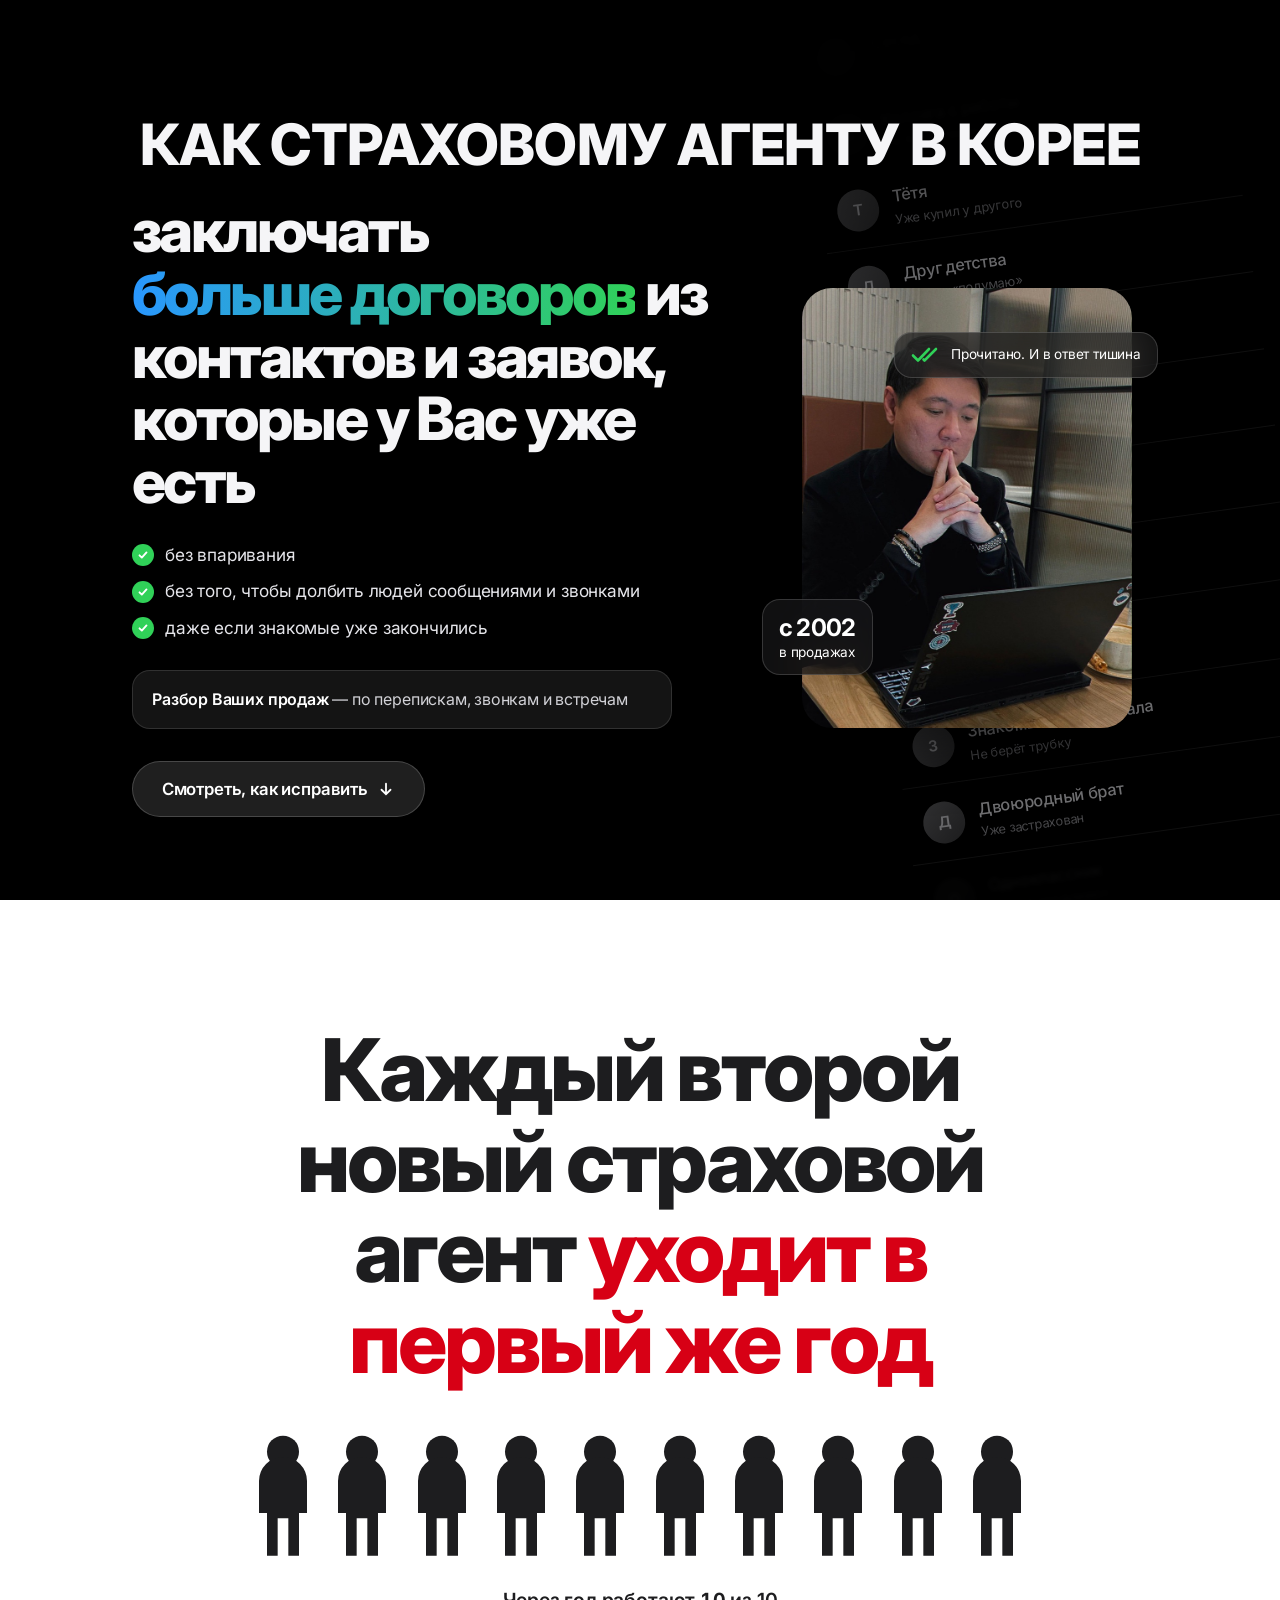
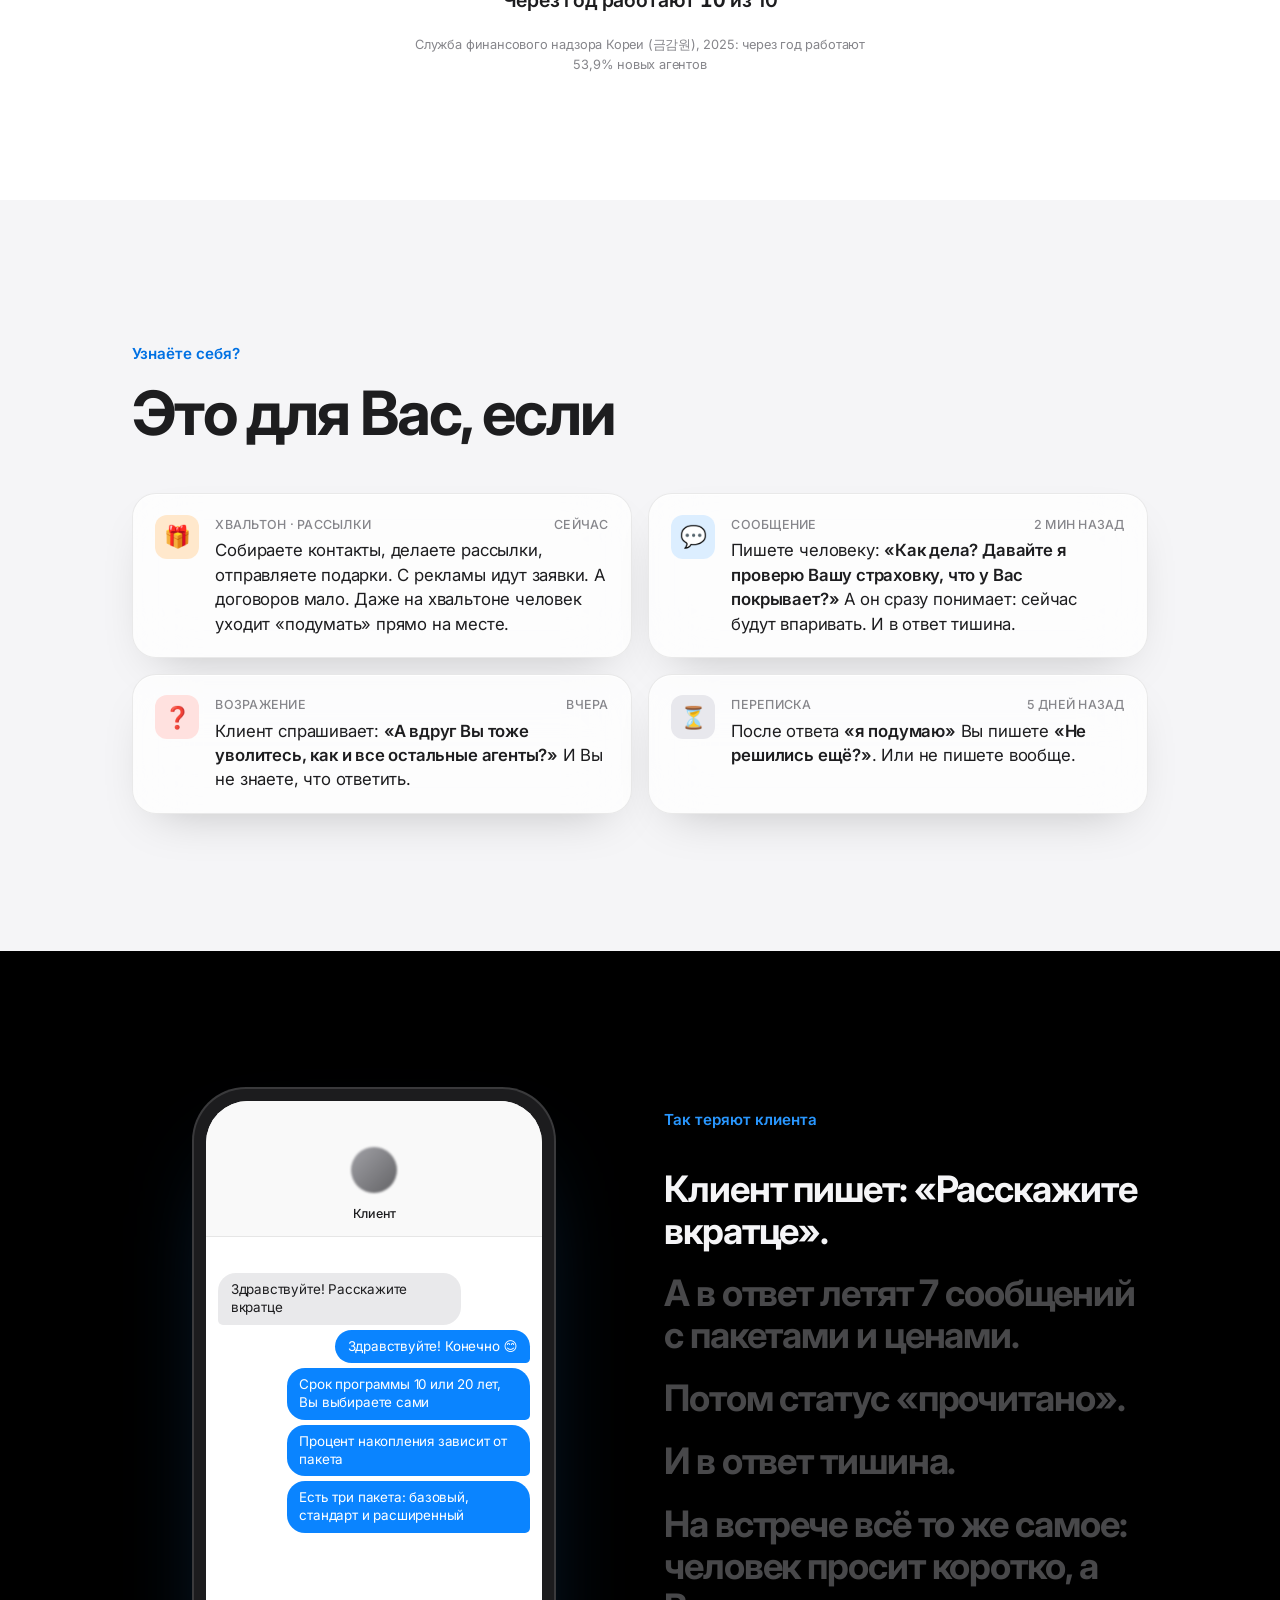
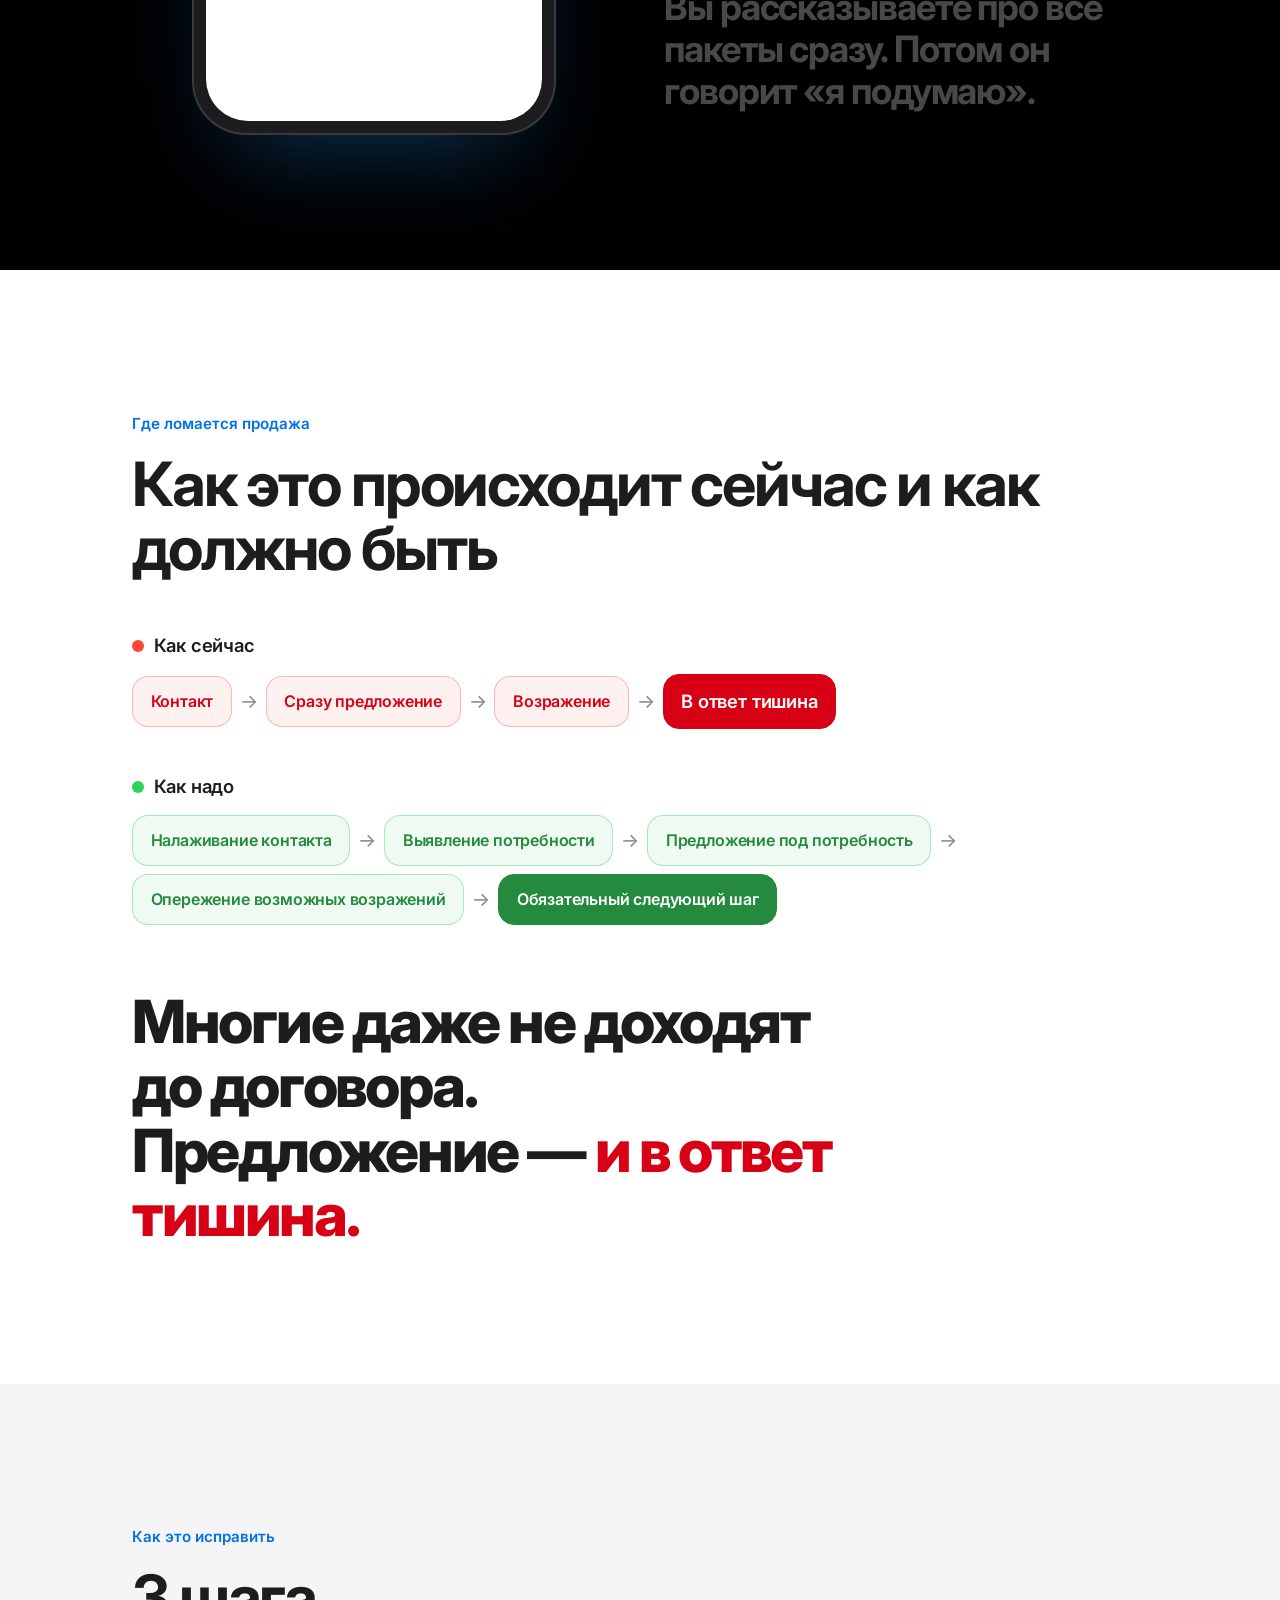
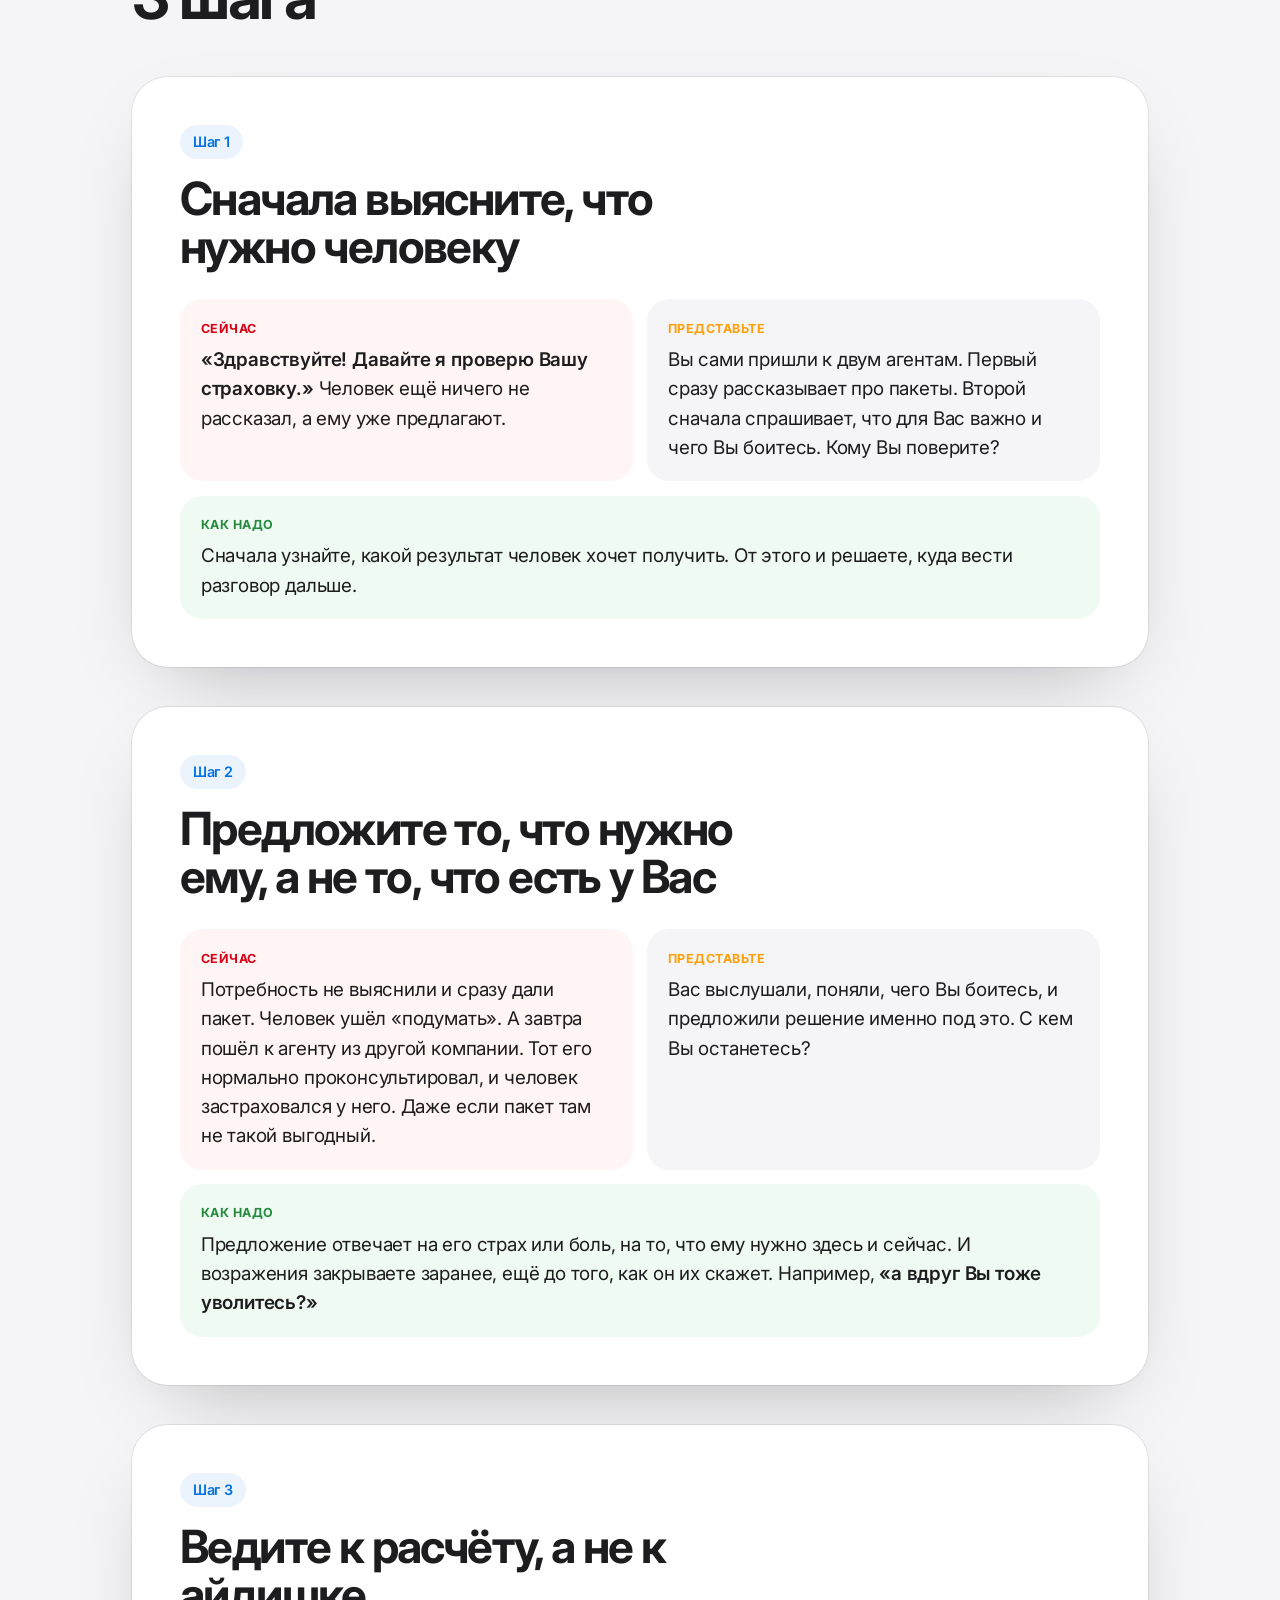
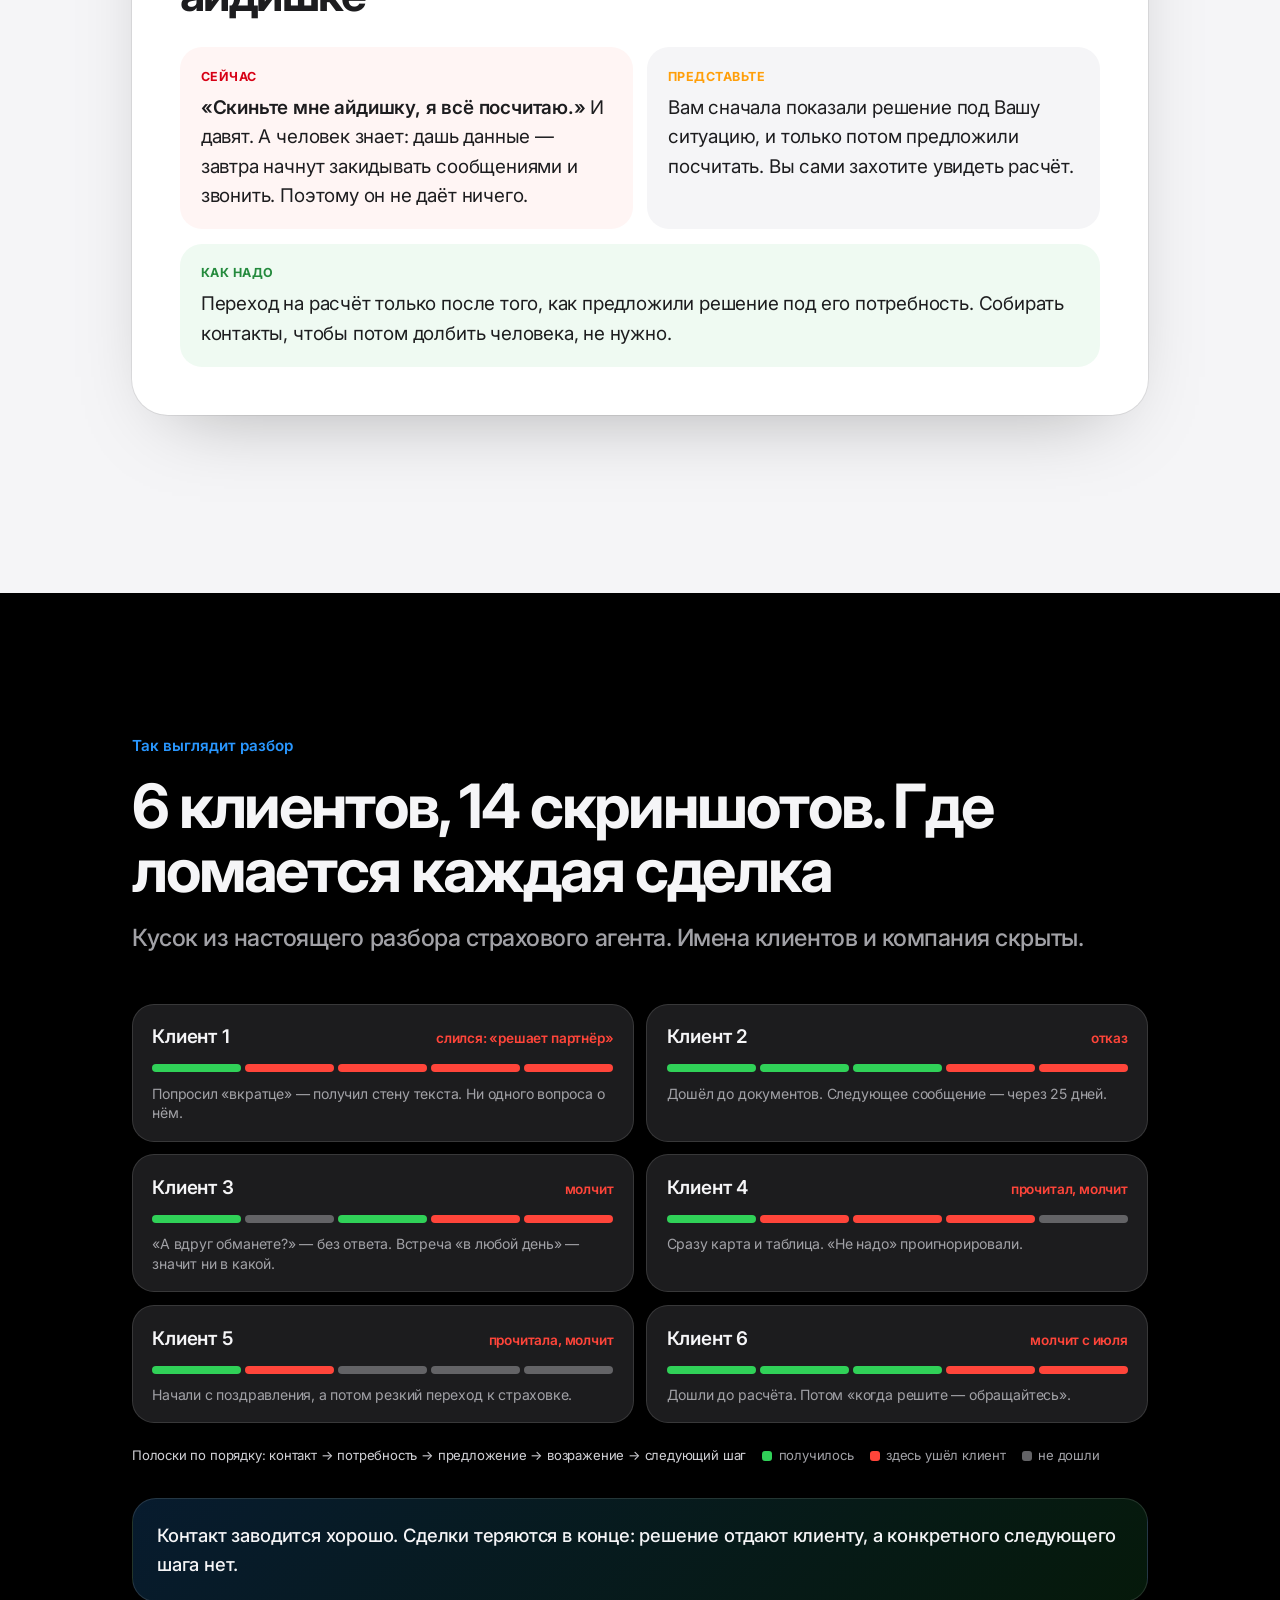
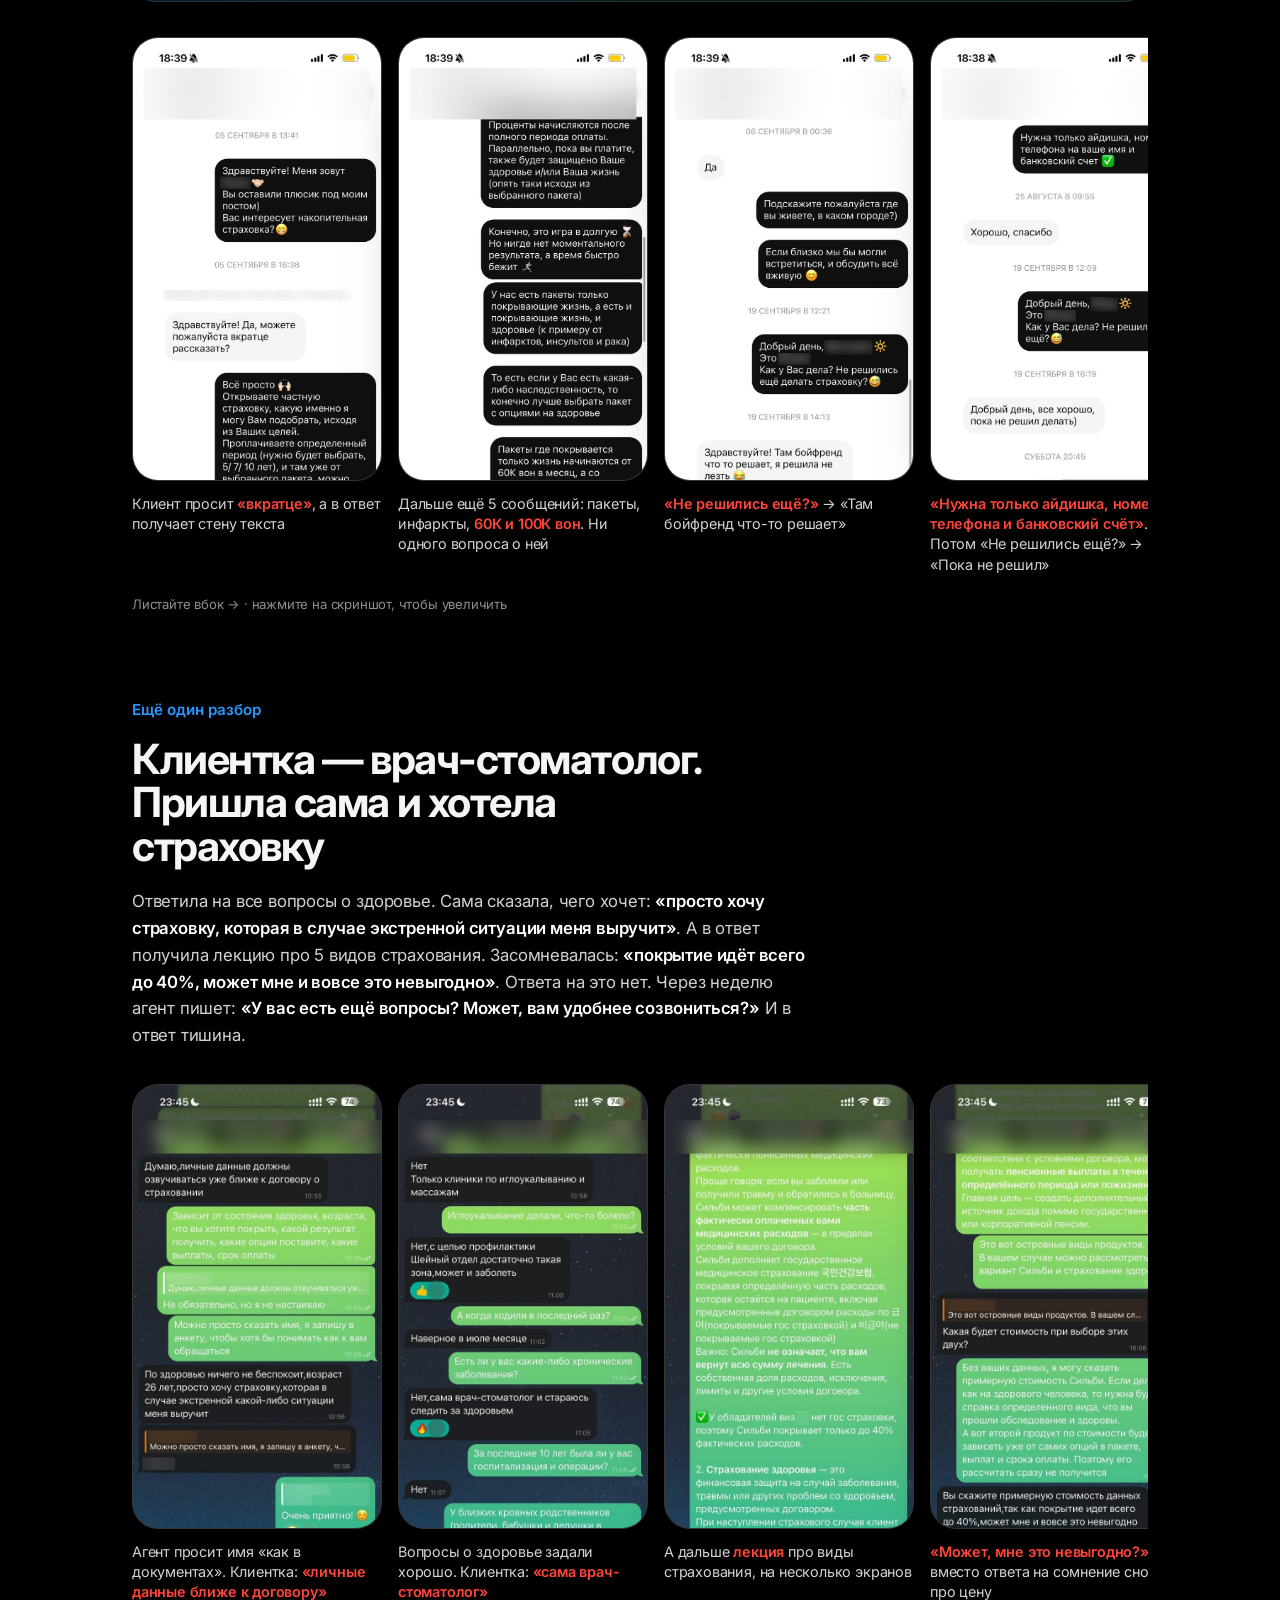
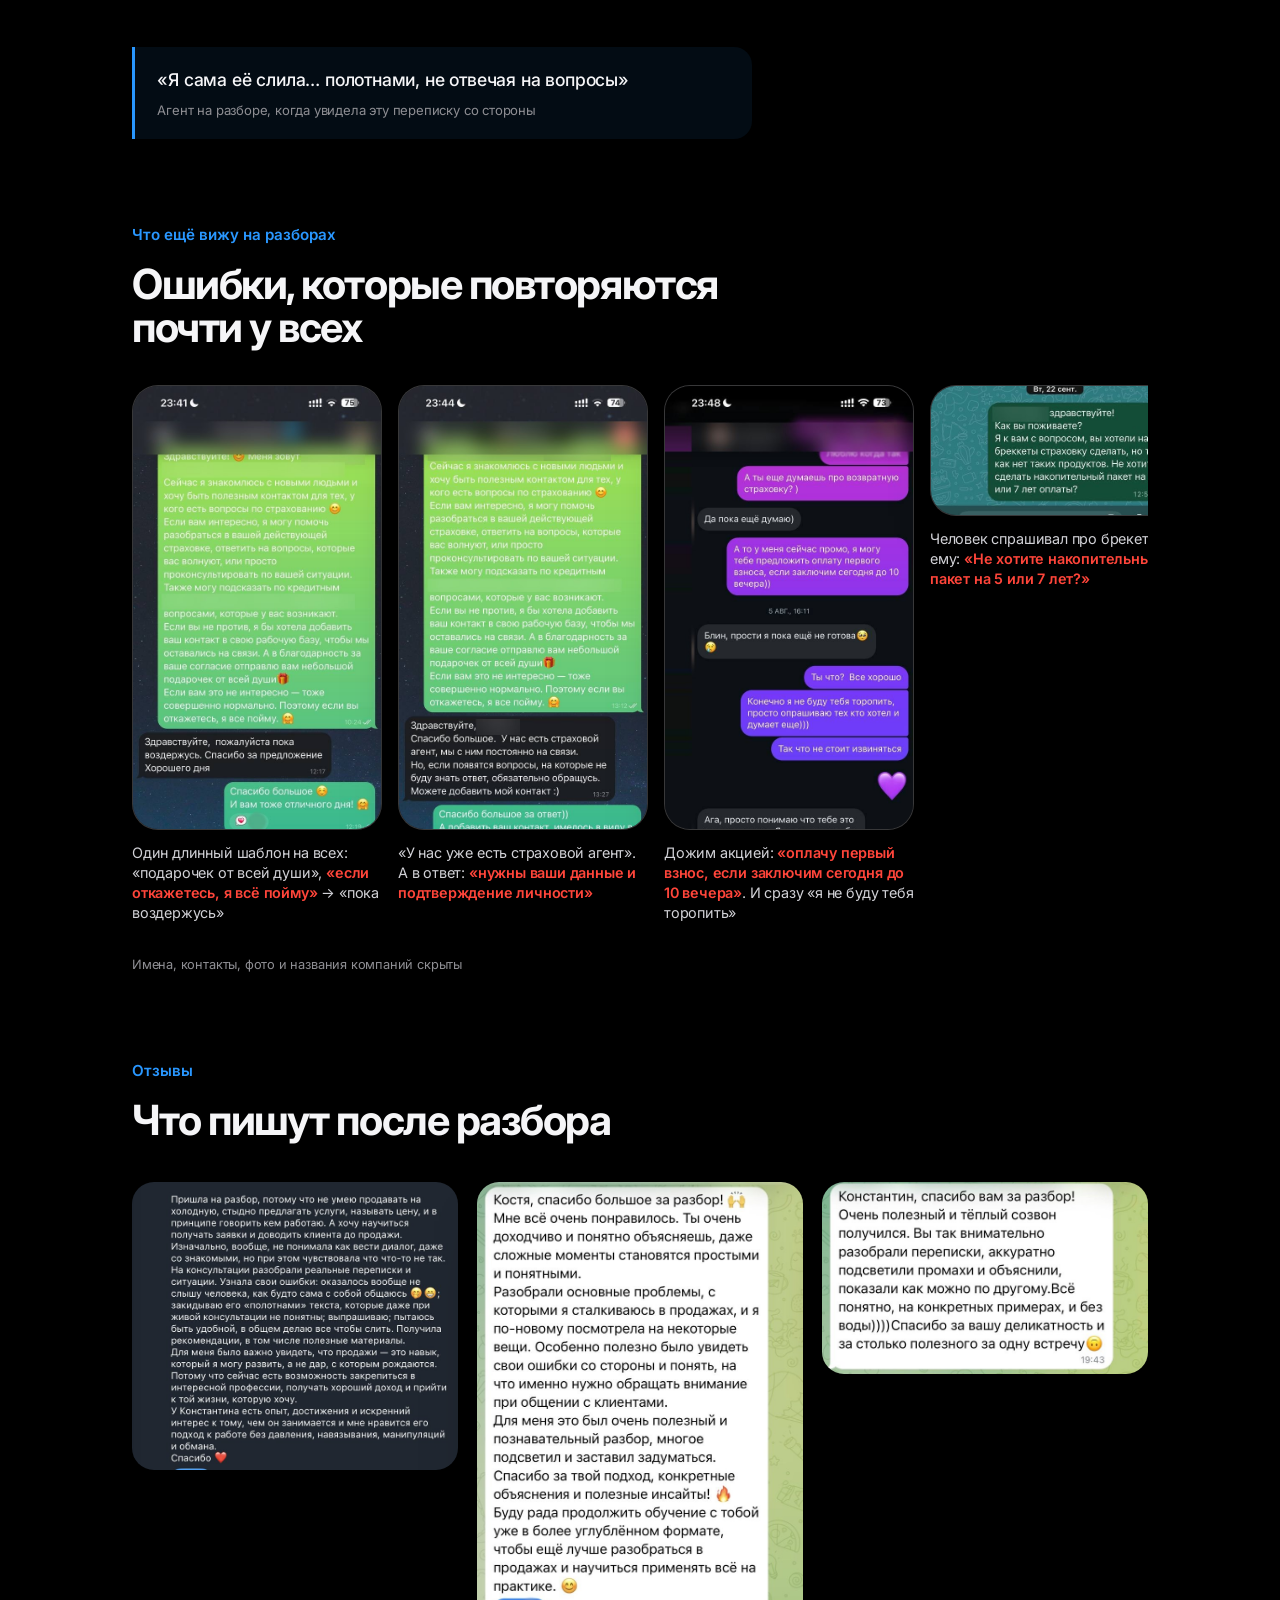
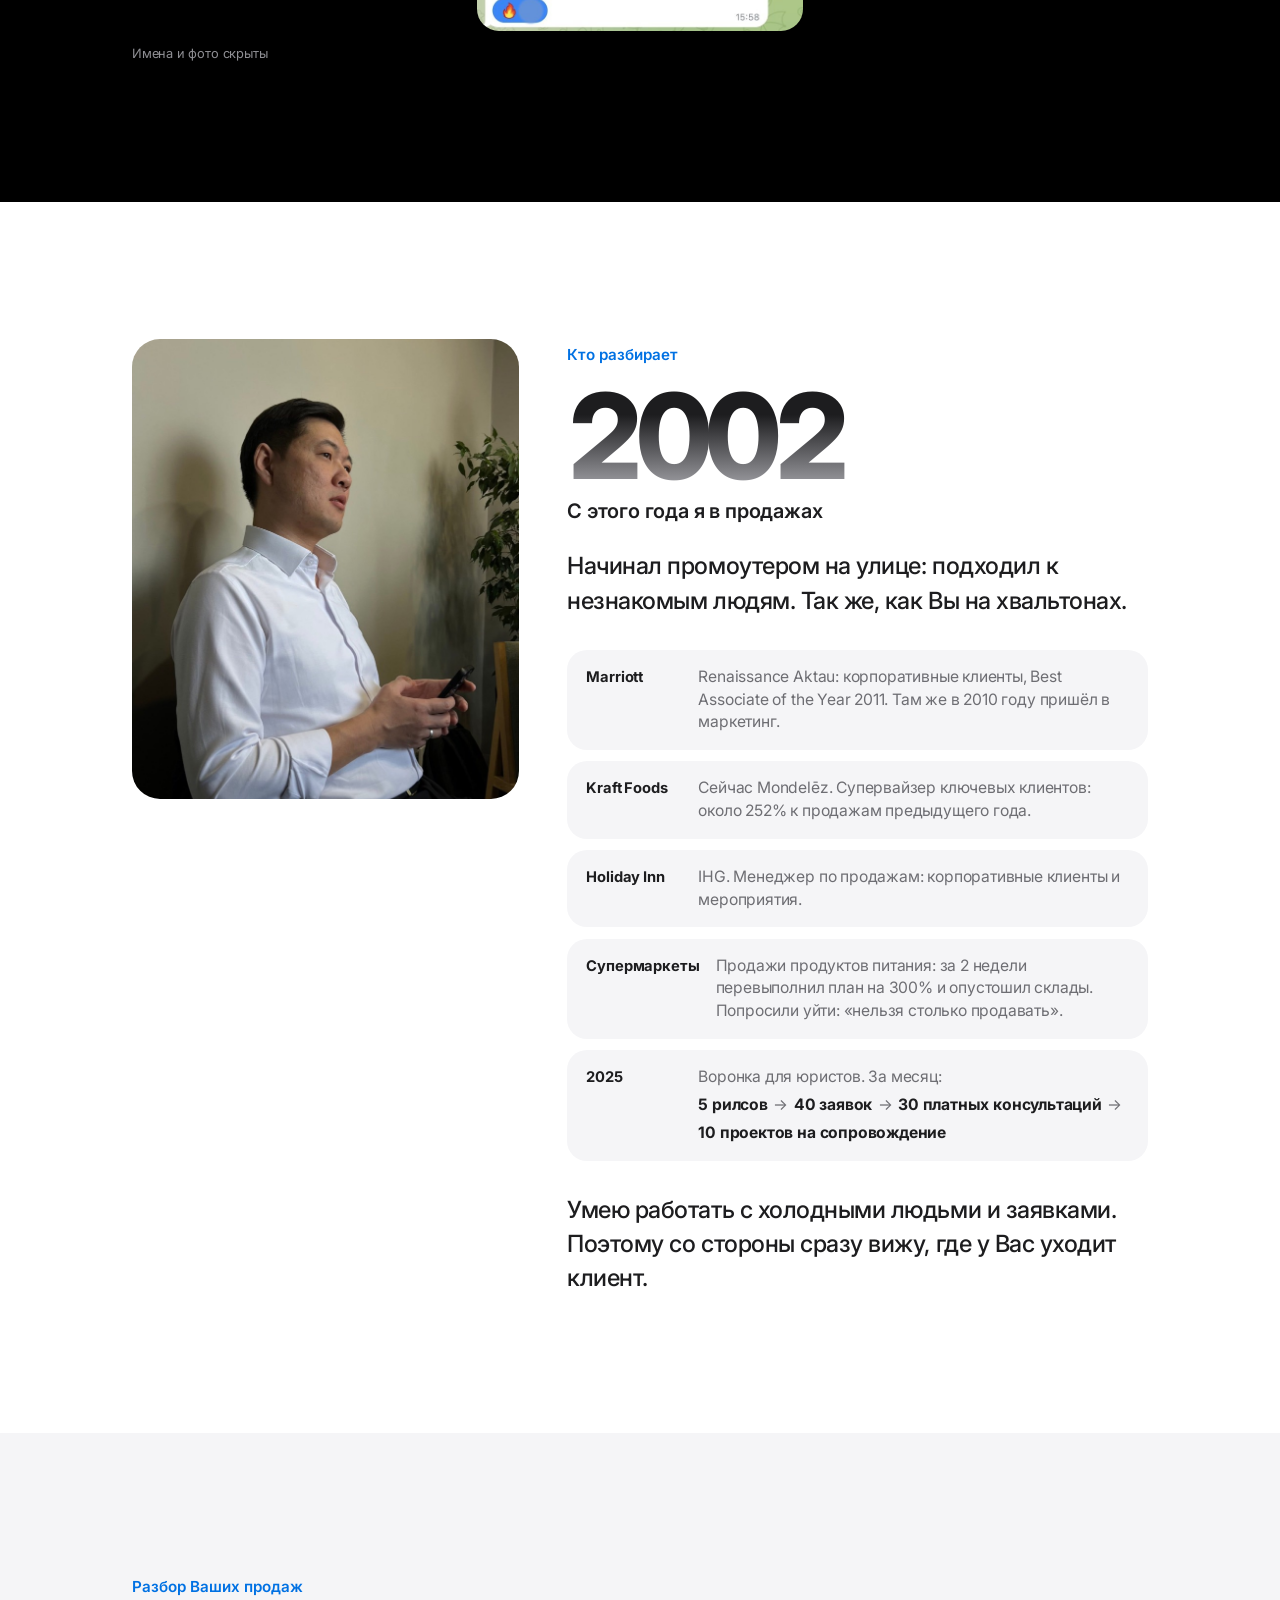
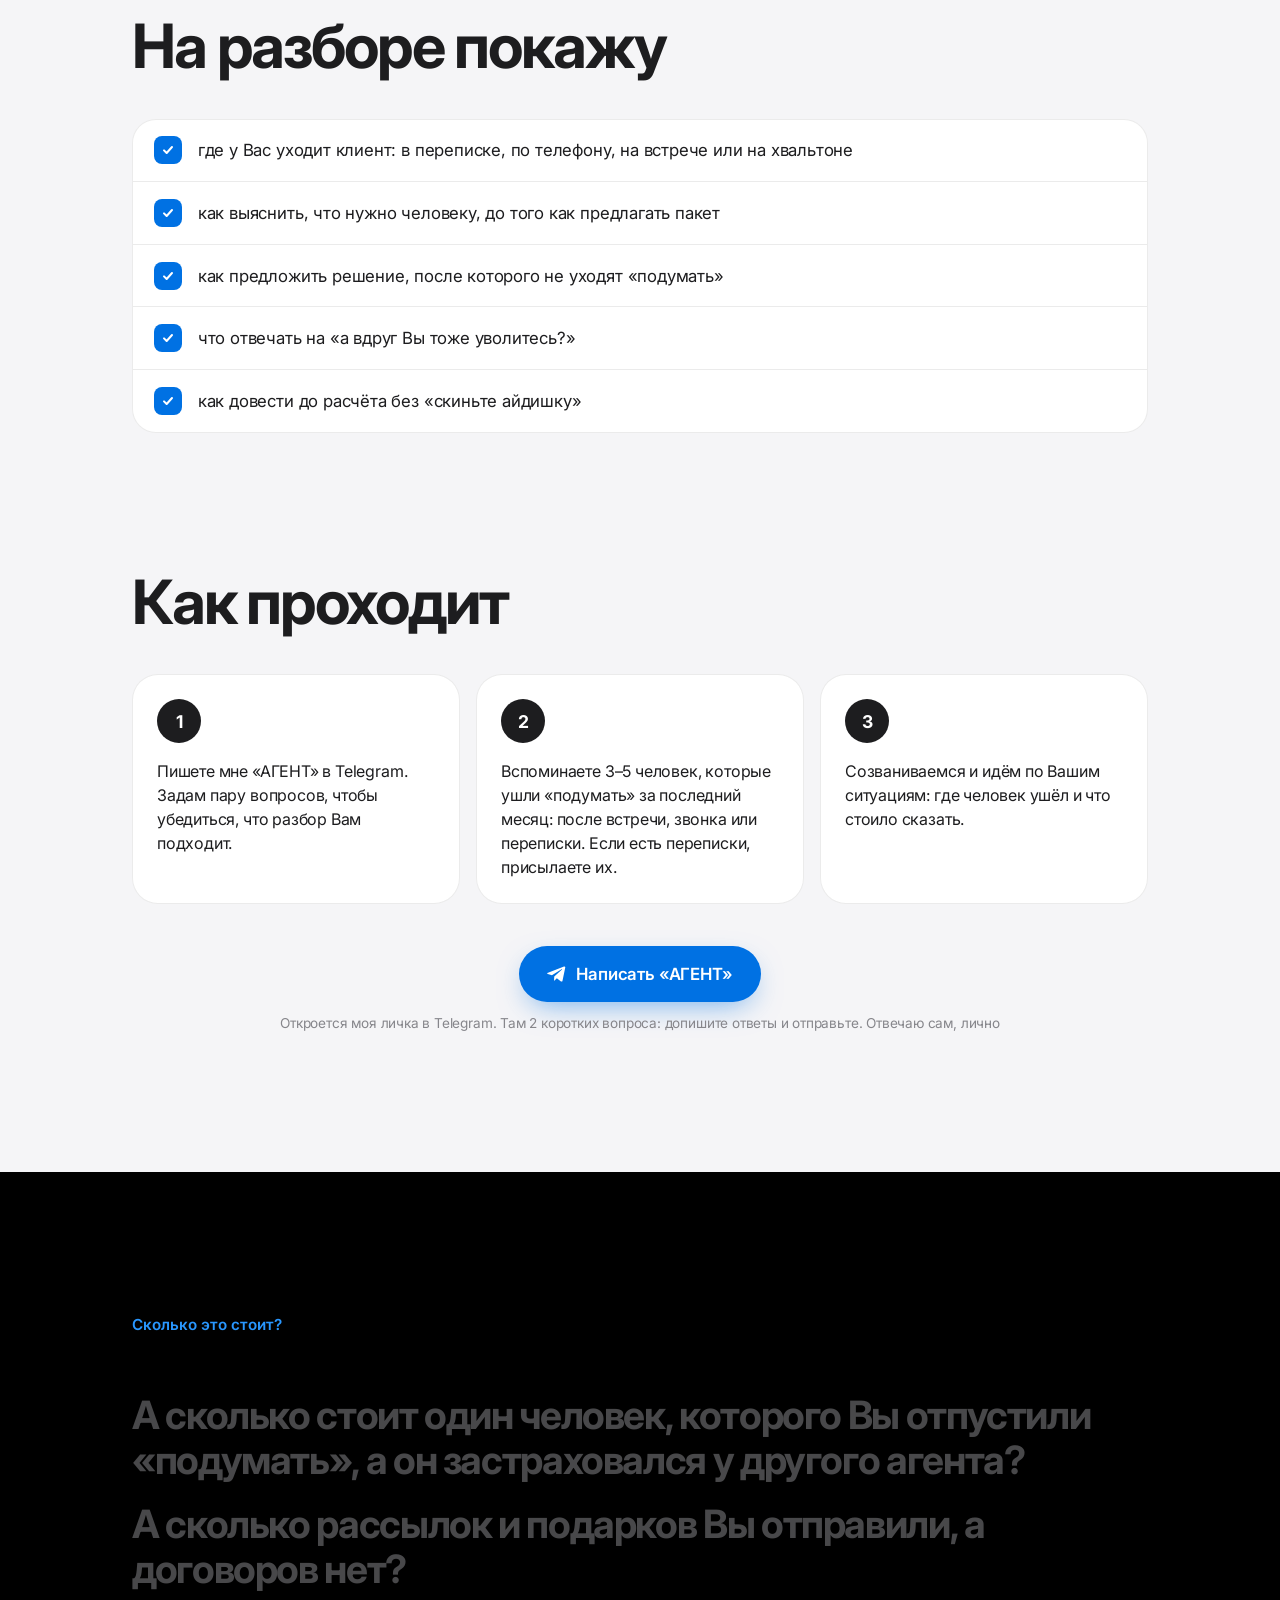
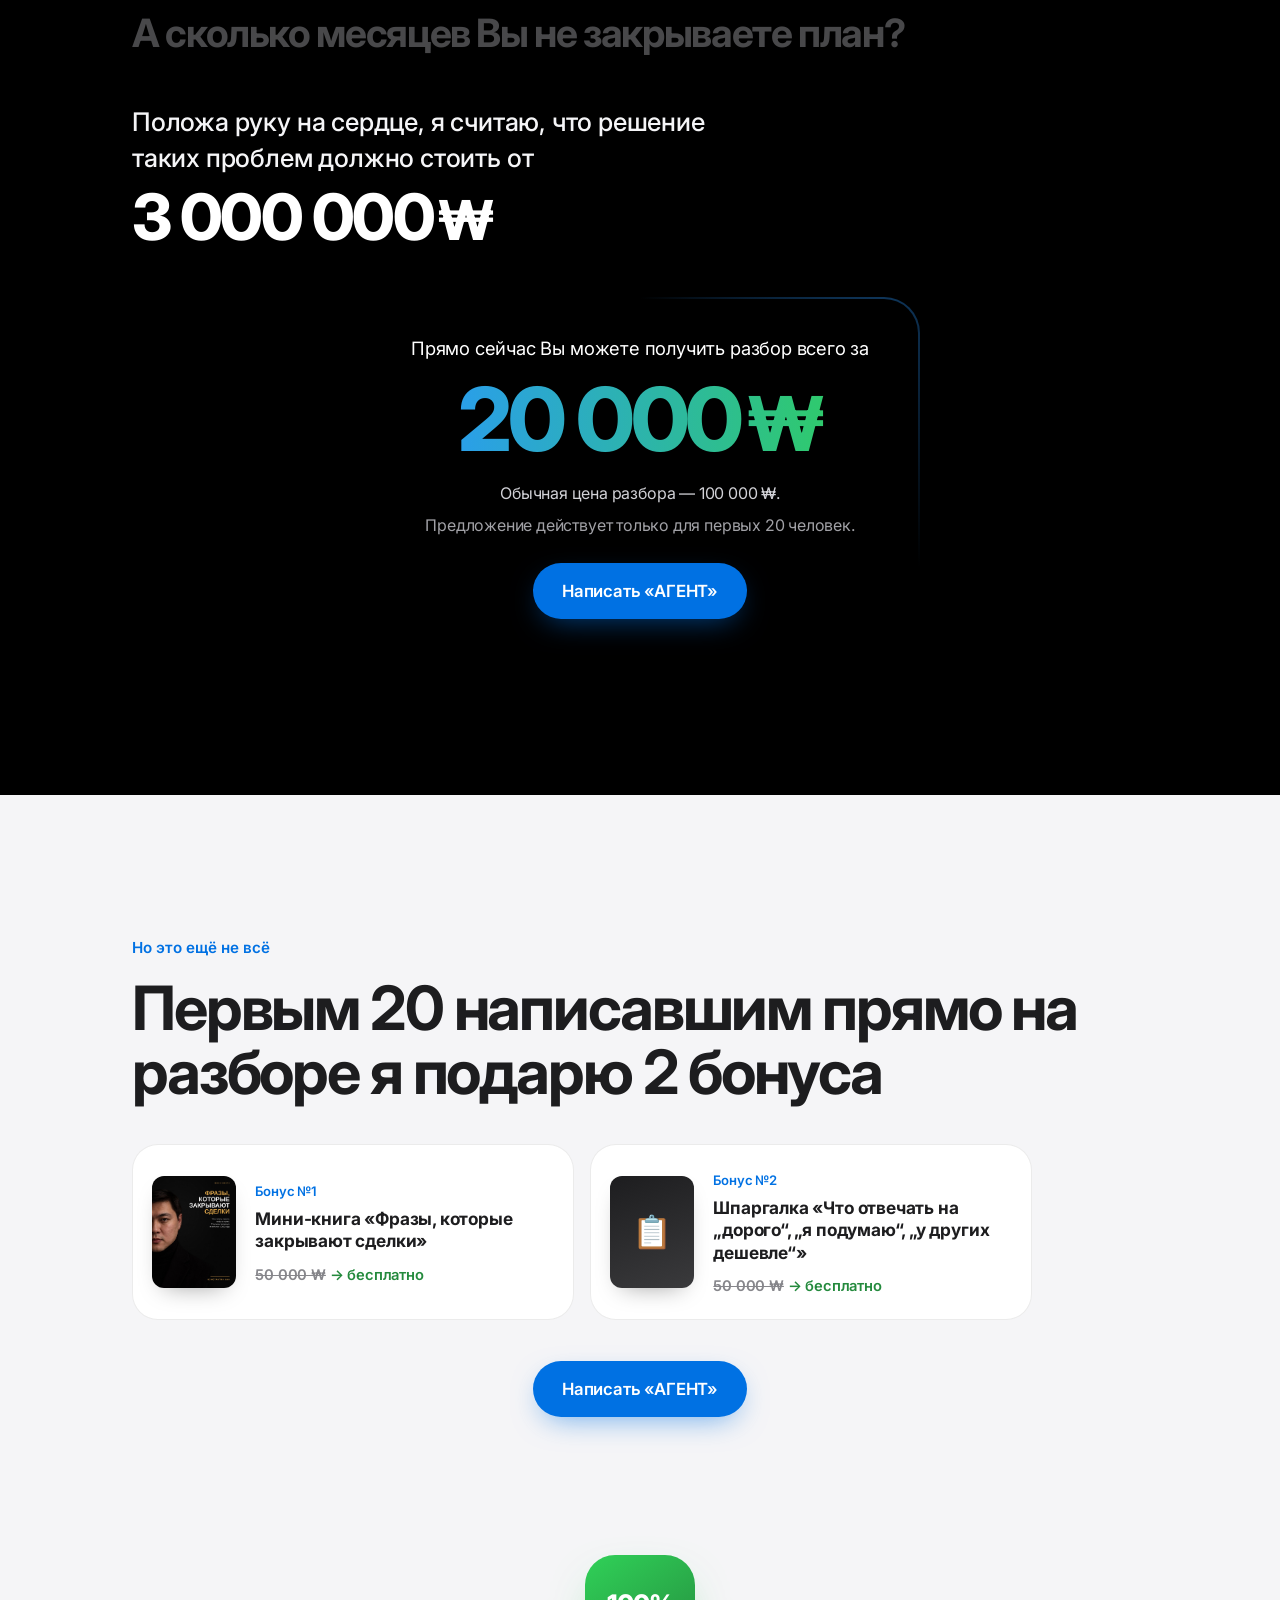
<file: insurance/index.html>
<!DOCTYPE html>
<html lang="ru">
<head>
<meta charset="utf-8">
<meta name="viewport" content="width=device-width, initial-scale=1, viewport-fit=cover">
<title>Разбор продаж для страховых агентов · Константин Кан</title>
<meta name="description" content="Разбор продаж для страховых агентов в Корее: по перепискам, звонкам и встречам. Покажу, где у Вас уходит клиент и как довести его до договора.">
<link rel="icon" href="favicon.ico" sizes="any">
<link rel="icon" type="image/png" sizes="32x32" href="favicon-32.png">
<link rel="apple-touch-icon" href="apple-touch-icon.png">
<script>document.documentElement.classList.add('js')</script>
<link rel="preconnect" href="https://fonts.googleapis.com">
<link rel="preconnect" href="https://fonts.gstatic.com" crossorigin>
<link href="https://fonts.googleapis.com/css2?family=Inter:wght@400;500;600;700;800&display=swap" rel="stylesheet">
<style>
:root{
  --bg:#f5f5f7; --white:#fff; --black:#000; --ink:#1d1d1f; --ink2:#6e6e73; --ink3:#86868b;
  --line:rgba(0,0,0,.08); --dline:rgba(255,255,255,.12);
  --blue:#0071e3; --blue2:#2997ff; --green:#30d158; --green-d:#248a3d; --red:#ff453a; --red-d:#d70015; --orange:#ff9f0a;
  --tg:#2aabee; --bubble-in:#e9e9eb; --bubble-out:#0a84ff;
  --font:-apple-system,BlinkMacSystemFont,"SF Pro Display","SF Pro Text","Helvetica Neue",Inter,system-ui,sans-serif;
  --giant:clamp(3rem,1rem + 8vw,8.5rem);
  --h1:clamp(2.3rem,1.2rem + 4.2vw,5rem);
  --h2:clamp(2rem,1.1rem + 3.4vw,4rem);
  --body:clamp(1.02rem,.98rem + .25vw,1.2rem);
  --sec:clamp(5rem,3rem + 7vw,10rem);
  --spring:cubic-bezier(.34,1.56,.64,1);
  --ease:cubic-bezier(.16,1,.3,1);
}
*{box-sizing:border-box;margin:0;padding:0}
html{scroll-behavior:smooth;-webkit-text-size-adjust:100%}
body{background:var(--bg);color:var(--ink);font:400 var(--body)/1.55 var(--font);-webkit-font-smoothing:antialiased;overflow-x:hidden;letter-spacing:-.01em}
img{max-width:100%;display:block}
a{color:inherit;text-decoration:none}
.wrap{max-width:1080px;margin:0 auto;padding:0 clamp(1rem,4vw,2rem)}
section{padding-block:var(--sec);position:relative}
h1,h2,h3{font-weight:700;letter-spacing:-.035em;line-height:1.05}
h2{font-size:var(--h2)}
.dark{background:var(--black);color:#f5f5f7}
.dark .muted{color:#a1a1a6}
.white{background:var(--white)}
.muted{color:var(--ink2)}
.eyebrow{display:inline-block;font-size:.95rem;font-weight:600;color:var(--blue);margin-bottom:1rem;letter-spacing:0}
.dark .eyebrow{color:var(--blue2)}
.center{text-align:center}
.lead{font-size:clamp(1.15rem,1rem + .6vw,1.5rem);line-height:1.45;font-weight:500;letter-spacing:-.02em}

/* кнопки */
.btn{display:inline-flex;align-items:center;justify-content:center;gap:.55rem;min-height:56px;padding:0 1.8rem;border-radius:999px;font-weight:600;font-size:1.05rem;letter-spacing:-.01em;transition:transform .35s var(--spring),background .2s,box-shadow .3s;cursor:pointer;border:0}
.btn:active{transform:scale(.96)}
.btn-tg{background:var(--blue);color:#fff;box-shadow:0 10px 30px -10px rgba(0,113,227,.6)}
.btn-tg:hover{background:#0077ed;transform:translateY(-2px)}
.btn-tg svg{width:20px;height:20px}
.btn-ghost{background:rgba(255,255,255,.12);color:#fff;backdrop-filter:blur(20px);-webkit-backdrop-filter:blur(20px);border:1px solid rgba(255,255,255,.18)}
.btn-ghost svg{width:18px;height:18px}
.cta-row{display:flex;flex-direction:column;align-items:center;gap:.7rem;margin-top:2.6rem}
.cta-row small{font-size:.85rem;color:var(--ink3);text-align:center}

/* появление с отскоком */
.js .pop{opacity:0;transform:translateY(28px) scale(.96)}
.pop.in{opacity:1;transform:none;transition:opacity .6s var(--ease),transform .8s var(--spring)}

/* ===== 1. ПЕРВЫЙ ЭКРАН ===== */
.hero{min-height:100svh;display:flex;align-items:center;overflow:hidden;padding-block:6rem 4rem}
.hero-bg{position:absolute;inset:0;pointer-events:none;overflow:hidden}
.contacts{position:absolute;top:-10%;right:-4%;width:min(420px,70vw);opacity:.5;transform:rotate(-8deg);mask-image:linear-gradient(180deg,transparent,#000 20%,#000 70%,transparent);-webkit-mask-image:linear-gradient(180deg,transparent,#000 20%,#000 70%,transparent)}
.contacts-track{animation:scrollUp 22s linear infinite}
.c-row{display:flex;align-items:center;gap:.9rem;padding:.85rem 1rem;border-bottom:1px solid var(--dline);transition:opacity .8s,filter .8s}
.c-row i{width:42px;height:42px;border-radius:50%;background:linear-gradient(135deg,#636366,#3a3a3c);flex:none;display:grid;place-items:center;font-style:normal;font-weight:600;font-size:.95rem;color:#d1d1d6}
.c-row b{font-weight:500;font-size:1.02rem;color:#e5e5ea}
.c-row span{display:block;font-size:.8rem;color:#8e8e93}
.c-row.gone{opacity:.08;filter:blur(2px)}
@keyframes scrollUp{to{transform:translateY(-50%)}}
.floaters{position:absolute;inset:0}
.fl{position:absolute;max-width:260px;padding:.6rem .9rem;border-radius:20px;font-size:.92rem;line-height:1.35;opacity:0;transform:scale(.6);transform-origin:bottom right}
.fl.out{background:var(--bubble-out);color:#fff;border-bottom-right-radius:6px}
.fl em{display:block;font-style:normal;font-size:.72rem;color:#8e8e93;text-align:right;margin-top:.25rem;position:absolute;right:4px;bottom:-1.25rem;white-space:nowrap}
.fl.show{animation:flPop 5.5s var(--spring) forwards}
@keyframes flPop{0%{opacity:0;transform:scale(.6)}10%{opacity:1;transform:scale(1)}80%{opacity:1;transform:scale(1)}100%{opacity:0;transform:scale(.9) translateY(-10px)}}
@media(max-width:899px){.hero{padding-top:7.5rem}.contacts{opacity:.3}}
.hero-in{position:relative;z-index:2;display:grid;gap:3rem;align-items:center}
@media(min-width:900px){.hero-in{grid-template-columns:1.25fr .75fr}}
.who{display:inline-flex;align-items:center;gap:.6rem;font-size:.95rem;font-weight:500;color:#a1a1a6;margin-bottom:1.4rem}
.who i{width:8px;height:8px;border-radius:50%;background:var(--green);box-shadow:0 0 0 4px rgba(48,209,88,.2)}
.hero h1{font-size:var(--h1);font-weight:800}
.hero h1 .w{display:inline-block;opacity:0;transform:translateY(.5em) scale(.9);filter:blur(8px)}
.hero h1 .w.on{opacity:1;transform:none;filter:none;transition:opacity .5s var(--ease),transform .7s var(--spring),filter .5s}
.hero-in>div{min-width:0}
.hero .kick{grid-column:1/-1;width:100%;margin:0 0 -1.5rem;padding:0;text-align:center;text-transform:uppercase;white-space:nowrap;font-weight:800;line-height:1.05;letter-spacing:-.01em;font-size:40px;overflow:hidden}
.hero .kick span{display:inline-block}
.hero h1 .rest{display:block;font-size:.82em}
.hero h1 .hl{background:linear-gradient(90deg,#2997ff,#30d158);-webkit-background-clip:text;background-clip:text;color:transparent}
.ticks{list-style:none;margin-top:1.8rem;display:grid;gap:.6rem}
.ticks li{display:flex;gap:.7rem;align-items:center;font-size:1.08rem;color:#e5e5ea}
.ticks li::before{content:"";width:22px;height:22px;flex:none;border-radius:50%;background:var(--green) url("data:image/svg+xml,%3Csvg xmlns='http://www.w3.org/2000/svg' viewBox='0 0 24 24' fill='none' stroke='white' stroke-width='3.2' stroke-linecap='round' stroke-linejoin='round'%3E%3Cpath d='M6 12.5l4 4 8-9'/%3E%3C/svg%3E") center/14px no-repeat}
.sub{margin-top:1.8rem;padding:1rem 1.2rem;border-radius:18px;background:rgba(255,255,255,.08);border:1px solid var(--dline);backdrop-filter:blur(24px);-webkit-backdrop-filter:blur(24px);font-size:1rem;color:#d1d1d6;max-width:540px}
.sub b{color:#fff;font-weight:600}
.hero .cta-row{align-items:flex-start;margin-top:2rem}
.hero-photo{position:relative;justify-self:center;width:min(330px,100%)}
.hero-photo img{border-radius:30px;width:100%;aspect-ratio:4/5;max-height:440px;object-fit:cover;object-position:50% 30%;box-shadow:0 40px 80px -30px rgba(0,0,0,.8)}
@media(max-width:899px){.hero-photo{width:100%;max-width:520px}.hero-photo img{aspect-ratio:16/9;max-height:210px;border-radius:24px;object-position:50% 28%}.g2{display:none!important}.g1{left:12px!important;bottom:12px!important}}
.glass{position:absolute;padding:.8rem 1rem;border-radius:18px;background:rgba(30,30,32,.55);backdrop-filter:blur(24px) saturate(1.6);-webkit-backdrop-filter:blur(24px) saturate(1.6);border:1px solid rgba(255,255,255,.16);color:#fff;font-size:.85rem;line-height:1.3}
.glass b{display:block;font-size:1.5rem;font-weight:700;letter-spacing:-.03em}
.g1{left:-12%;bottom:12%}
.g2{right:-8%;top:10%;display:flex;align-items:center;gap:.6rem}
.g2 .dbl{width:30px;height:18px;flex:none}

/* ===== 2. ЦИФРА ===== */
.stat{padding:0}
.stat-pin{min-height:100svh;display:flex;flex-direction:column;justify-content:center;align-items:center;text-align:center;overflow:hidden}
.stat h2{font-size:clamp(2.2rem,1rem + 5.5vw,6.2rem);font-weight:800;max-width:15ch;margin-inline:auto}
.stat h2 .acc{color:var(--red-d)}
.people{display:flex;gap:clamp(.3rem,1.2vw,1rem);justify-content:center;margin:clamp(2rem,5vh,3.5rem) 0 1.5rem;flex-wrap:nowrap}
.people svg{width:clamp(26px,6.5vw,64px);height:auto;fill:var(--ink);transition:fill .5s,opacity .5s var(--ease),transform .7s var(--spring),filter .5s}
.people svg.off{fill:#d2d2d7;opacity:.25;transform:translateY(.5em) scale(.85);filter:blur(6px)}
.stat-count{font-size:clamp(1rem,.9rem + .4vw,1.25rem);font-weight:600;min-height:1.6em}
.stat-count b{font-variant-numeric:tabular-nums}
.src{margin:1.2rem auto 0;font-size:.8rem;color:var(--ink3);max-width:520px;padding:0 1rem;text-align:center}

/* ===== 3. БОЛИ ===== */
.pains{display:grid;gap:1rem;margin-top:3rem}
@media(min-width:820px){.pains{grid-template-columns:1fr 1fr}}
.notif{display:flex;gap:1rem;align-items:flex-start;padding:1.3rem 1.4rem;border-radius:24px;background:rgba(255,255,255,.75);backdrop-filter:blur(30px);-webkit-backdrop-filter:blur(30px);box-shadow:0 1px 0 rgba(255,255,255,.8) inset,0 20px 50px -25px rgba(0,0,0,.25);border:1px solid var(--line)}
.notif .ic{width:44px;height:44px;border-radius:12px;flex:none;display:grid;place-items:center;font-size:1.35rem}
.notif small{display:flex;justify-content:space-between;font-size:.78rem;color:var(--ink3);font-weight:500;margin-bottom:.25rem;text-transform:uppercase;letter-spacing:.02em}
.notif p{font-size:1.05rem;line-height:1.45}
.notif q{quotes:"«" "»";font-weight:600}

/* ===== 4. ЧАТ ===== */
.chat-sec .grid{display:grid;gap:3rem;align-items:center}
@media(min-width:900px){.chat-sec .grid{grid-template-columns:1fr 1fr}}
.phone{width:min(360px,88vw);margin:0 auto;border-radius:52px;padding:12px;background:#1c1c1e;box-shadow:0 0 0 2px #3a3a3c,0 50px 100px -40px rgba(41,151,255,.35)}
.screen{border-radius:42px;background:#fff;height:620px;overflow:hidden;display:flex;flex-direction:column;color:var(--ink)}
.sc-head{padding:46px 16px 10px;text-align:center;border-bottom:1px solid var(--line);background:rgba(249,249,249,.94);flex:none}
.sc-head i{width:46px;height:46px;border-radius:50%;background:linear-gradient(135deg,#a1a1a6,#636366);display:block;margin:0 auto 4px;filter:blur(1px)}
.sc-head b{font-size:.78rem;font-weight:500}
.sc-body{flex:1;padding:14px 12px;display:flex;flex-direction:column;gap:5px;justify-content:flex-end;overflow:hidden}
.b{max-width:78%;padding:.5rem .8rem;border-radius:18px;font-size:.84rem;line-height:1.32;opacity:0;transform:scale(.5);transition:opacity .3s,transform .5s var(--spring)}
.b.in-msg{align-self:flex-start;background:var(--bubble-in);border-bottom-left-radius:5px;transform-origin:bottom left}
.b.out-msg{align-self:flex-end;background:var(--bubble-out);color:#fff;border-bottom-right-radius:5px;transform-origin:bottom right}
.b.on{opacity:1;transform:none}
.read{align-self:flex-end;font-size:.7rem;color:#8e8e93;opacity:0;transition:opacity .4s;margin-right:4px}
.read.on{opacity:1}
.chat-steps{display:grid;gap:1.3rem}
.cs{font-size:clamp(1.4rem,1rem + 1.6vw,2.3rem);font-weight:700;letter-spacing:-.03em;line-height:1.15;color:#48484a;transition:color .5s}
.cs.on{color:#f5f5f7}
.cs.silence.on{color:var(--red)}

/* ===== 5. ЦЕПОЧКА ===== */
.chains{display:grid;gap:3rem;margin-top:3.5rem}
.chain h3{font-size:1.15rem;font-weight:600;letter-spacing:-.01em;margin-bottom:1.2rem;display:flex;align-items:center;gap:.6rem}
.chain h3 span{width:12px;height:12px;border-radius:50%}
.nodes{display:flex;flex-wrap:wrap;align-items:center;gap:.5rem}
.node{padding:.75rem 1.1rem;border-radius:16px;background:var(--white);border:1px solid var(--line);font-weight:600;font-size:1rem;color:var(--ink3);transition:all .5s var(--spring);transform:scale(.92);opacity:.5}
.arrow{color:#c7c7cc;font-size:1.2rem;transition:color .4s}
.node.lit{opacity:1;transform:scale(1)}
.chain.bad .node.lit{background:#fff1f0;border-color:rgba(255,69,58,.35);color:var(--red-d)}
.chain.bad .node.end.lit{background:var(--red-d);color:#fff;border-color:var(--red-d);font-size:1.15rem}
.chain.good .node.lit{background:#effaf2;border-color:rgba(48,209,88,.4);color:var(--green-d)}
.chain.good .node.end.lit{background:var(--green-d);color:#fff;border-color:var(--green-d)}
.node.lit + .arrow{color:var(--ink3)}
.big-line{margin-top:4rem;font-size:clamp(1.9rem,1rem + 3.4vw,4rem);font-weight:800;letter-spacing:-.04em;line-height:1.08;max-width:18ch}
.big-line .r{color:var(--red-d)}

/* ===== 6. ШАГИ (карточки iOS) ===== */
.steps-head{margin-bottom:3rem}
.stack{position:relative}
.step{position:sticky;top:clamp(4.5rem,10vh,6rem);margin-bottom:2.5rem;border-radius:36px;background:var(--white);box-shadow:0 30px 80px -40px rgba(0,0,0,.35),0 0 0 1px var(--line);padding:clamp(1.6rem,4vw,3rem);transform-origin:50% 0;will-change:transform}
.step:nth-child(2){top:clamp(5.3rem,11.5vh,7rem)}
.step:nth-child(3){top:clamp(6.1rem,13vh,8rem)}
.step-n{display:inline-flex;align-items:center;gap:.5rem;font-size:.9rem;font-weight:600;color:var(--blue);background:rgba(0,113,227,.08);padding:.35rem .8rem;border-radius:999px}
.step h3{font-size:clamp(1.7rem,1.1rem + 2.2vw,2.9rem);margin:1rem 0 1.8rem;max-width:20ch}
.parts{display:grid;gap:.9rem}
@media(min-width:820px){.parts{grid-template-columns:1fr 1fr}}
.part{border-radius:22px;padding:1.2rem 1.3rem;background:var(--bg)}
.part small{display:block;font-size:.78rem;font-weight:700;text-transform:uppercase;letter-spacing:.04em;margin-bottom:.45rem}
.part.now small{color:var(--red-d)} .part.now{background:#fff5f4}
.part.imagine small{color:var(--orange)}
.part.fix{background:#effaf2} .part.fix small{color:var(--green-d)}
.part.wide{grid-column:1/-1}
.part q{quotes:"«" "»";font-weight:600}

/* ===== 7. ДОКАЗАТЕЛЬСТВА ===== */
.deals{display:grid;gap:.8rem;margin-top:3rem}
@media(min-width:820px){.deals{grid-template-columns:1fr 1fr}}
.deal{border-radius:22px;background:#1c1c1e;padding:1.1rem 1.2rem;border:1px solid var(--dline)}
.deal-top{display:flex;justify-content:space-between;align-items:baseline;gap:1rem;margin-bottom:.8rem}
.deal-top b{font-weight:600}
.deal-top span{font-size:.85rem;color:var(--red);font-weight:600;text-align:right}
.dots{display:grid;grid-template-columns:repeat(5,1fr);gap:4px}
.dot{height:8px;border-radius:4px;background:#3a3a3c;transform:scaleX(0);transform-origin:left;transition:transform .5s var(--ease)}
.deal.on .dot{transform:none}
.dot.g{background:var(--green)} .dot.r{background:var(--red)} .dot.q{background:#636366}
.deal p{margin-top:.7rem;font-size:.88rem;color:#a1a1a6;line-height:1.4}
.legend{display:flex;flex-wrap:wrap;gap:.4rem 1rem;margin-top:1.4rem;font-size:.82rem;color:#a1a1a6}
.legend span{display:inline-flex;gap:.4rem;align-items:center}
.legend i{width:10px;height:10px;border-radius:3px;display:inline-block}
.dots-labels{display:grid;grid-template-columns:repeat(5,1fr);gap:4px;font-size:.66rem;color:#8e8e93;margin-top:.35rem}
.verdict{margin-top:2rem;padding:1.4rem 1.5rem;border-radius:24px;background:linear-gradient(135deg,rgba(41,151,255,.18),rgba(48,209,88,.12));border:1px solid var(--dline);font-size:1.15rem;font-weight:500}
.review{margin-top:5rem;display:grid;gap:2rem;align-items:center}
@media(min-width:900px){.review{grid-template-columns:.9fr 1.1fr}}
.tg-bubble{background:#fff;color:var(--ink);border-radius:24px 24px 24px 6px;padding:1.3rem 1.4rem 1.6rem;font-size:1rem;line-height:1.5;position:relative;box-shadow:0 30px 70px -30px rgba(42,171,238,.45)}
.tg-bubble p+p{margin-top:.6rem}
.tg-bubble time{position:absolute;right:14px;bottom:8px;font-size:.72rem;color:#8e8e93}
.hidden-note{font-size:.8rem;color:#8e8e93;margin-top:.8rem}

/* ===== 8. ОБО МНЕ ===== */
.about{display:grid;gap:3rem;align-items:start}
@media(min-width:900px){.about{grid-template-columns:.8fr 1.2fr}}
.about-photo{position:relative}
.about-photo img{border-radius:28px;width:100%;aspect-ratio:4/5;max-height:460px;object-fit:cover;object-position:50% 30%}
@media(min-width:900px){.about-photo{position:sticky;top:6rem}}
@media(max-width:899px){.about-photo img{aspect-ratio:16/9;max-height:220px;border-radius:22px;object-position:50% 25%}}
.year{font-size:var(--giant);font-weight:800;letter-spacing:-.06em;line-height:.9;background:linear-gradient(180deg,var(--ink) 30%,#a1a1a6);-webkit-background-clip:text;background-clip:text;color:transparent;font-variant-numeric:tabular-nums}
.year-cap{font-size:1.25rem;font-weight:600;margin:.4rem 0 1.4rem}
.creds{display:grid;gap:.7rem;margin-top:2rem}
.cred{display:flex;gap:1rem;align-items:flex-start;padding:1rem 1.2rem;border-radius:20px;background:var(--bg)}
.cred .logo{flex:none;min-width:96px;font-weight:700;font-size:.92rem;letter-spacing:-.01em}
.cred p{font-size:.98rem;line-height:1.45;color:var(--ink2)}

/* ===== 9. ОФФЕР ===== */
.list-ios{margin-top:2.5rem;border-radius:24px;background:var(--white);overflow:hidden;border:1px solid var(--line)}
.list-ios li{list-style:none;display:flex;gap:1rem;align-items:center;padding:1.05rem 1.3rem;border-bottom:1px solid var(--line);font-size:1.05rem}
.list-ios li:last-child{border:0}
.list-ios li::before{content:"";width:28px;height:28px;flex:none;border-radius:8px;background:var(--blue) url("data:image/svg+xml,%3Csvg xmlns='http://www.w3.org/2000/svg' viewBox='0 0 24 24' fill='none' stroke='white' stroke-width='3' stroke-linecap='round' stroke-linejoin='round'%3E%3Cpath d='M6 12.5l4 4 8-9'/%3E%3C/svg%3E") center/16px no-repeat}
.how{display:grid;gap:1rem;margin-top:2.5rem}
@media(min-width:820px){.how{grid-template-columns:repeat(3,1fr)}}
.how-step{padding:1.5rem;border-radius:26px;background:var(--white);border:1px solid var(--line)}
.how-step b{display:grid;place-items:center;width:44px;height:44px;border-radius:50%;background:var(--ink);color:#fff;font-size:1.1rem;margin-bottom:1rem}
.how-step p{font-size:1rem;line-height:1.5}
.cost-qs{display:grid;gap:1.2rem;margin-top:2.5rem}
.cost-q{font-size:clamp(1.4rem,1rem + 1.8vw,2.5rem);font-weight:700;letter-spacing:-.035em;line-height:1.15;color:#48484a;transition:color .5s}
.cost-q.on{color:#f5f5f7}
.anchor{margin-top:3rem;font-size:clamp(1.2rem,1rem + .8vw,1.6rem);font-weight:500;line-height:1.4;max-width:36ch}
.anchor b{display:block;white-space:nowrap;font-size:clamp(2.2rem,1.2rem + 3.5vw,4rem);font-weight:800;letter-spacing:-.04em;line-height:1;margin-top:.6rem;color:#fff}
.bonuses{display:grid;grid-template-columns:1fr 1fr;gap:.8rem;margin-top:2.5rem}
@media(min-width:820px){.bonuses{max-width:900px;gap:1rem}}
@media(max-width:819px){.bonuses .bonus{flex-direction:column;align-items:flex-start;gap:.8rem;padding:1rem}.bonuses .bonus img,.bonuses .bonus .ph{width:64px;height:86px}}
.bonus{display:flex;gap:1.2rem;align-items:center;padding:1.2rem;border-radius:26px;background:var(--white);border:1px solid var(--line)}
.bonus img,.bonus .ph{width:84px;height:112px;object-fit:cover;border-radius:12px;flex:none;box-shadow:0 10px 25px -12px rgba(0,0,0,.4)}
.bonus .ph{background:linear-gradient(160deg,#1d1d1f,#3a3a3c);display:grid;place-items:center;color:#fff;font-size:2rem}
.bonus small{color:var(--blue);font-weight:600;font-size:.82rem}
.bonus b{display:block;font-size:1.08rem;line-height:1.3;margin:.2rem 0 .4rem}
.bonus s{color:var(--ink3)}
.bonus span{font-size:.92rem;font-weight:600;color:var(--green-d)}
.price-card{margin:3rem auto 0;max-width:560px;border-radius:36px;padding:2.4rem 2rem;text-align:center;background:var(--black);color:#fff;position:relative;overflow:hidden}
.price-card::before{content:"";position:absolute;inset:-40%;background:conic-gradient(from 0deg,transparent,rgba(41,151,255,.35),transparent 30%);animation:spin 8s linear infinite}
.price-card::after{content:"";position:absolute;inset:2px;border-radius:34px;background:var(--black)}
.price-card>*{position:relative;z-index:1}
@keyframes spin{to{transform:rotate(360deg)}}
.price-card small{color:#a1a1a6;font-size:.95rem}
.price-old{font-size:1.3rem;color:#8e8e93;text-decoration:line-through;margin-top:.8rem}
.price-new{font-size:clamp(3.4rem,2rem + 5vw,5.5rem);font-weight:800;letter-spacing:-.05em;line-height:1.05;margin:.6rem 0 1rem;white-space:nowrap;background:linear-gradient(90deg,#2997ff,#30d158);-webkit-background-clip:text;background-clip:text;color:transparent}
.price-card .p-lead{font-size:1.15rem;color:#fff}
.price-card .p-note{color:#d1d1d6}
.price-card .p-limit{margin-top:.5rem;color:#a1a1a6}
.price-card p{color:#d1d1d6;font-size:1rem;line-height:1.5}
.guar{margin-top:3rem;display:flex;flex-direction:column;align-items:center;text-align:center;gap:1rem}
.shield{width:110px;height:110px;border-radius:30px;background:linear-gradient(145deg,#30d158,#248a3d);display:grid;place-items:center;color:#fff;font-weight:800;font-size:1.6rem;letter-spacing:-.04em;line-height:1;box-shadow:0 20px 50px -20px rgba(48,209,88,.7)}
.shield small{display:block;font-size:.75rem;font-weight:600;letter-spacing:0}
.guar h3{font-size:clamp(1.6rem,1.1rem + 2vw,2.5rem)}
.guar p{max-width:560px;color:var(--ink2)}

.cur{font-family:Inter,system-ui,sans-serif;font-weight:800;font-size:.86em;vertical-align:baseline;margin-left:.08em}
/* скриншоты */
.case{margin-top:5rem}
.case h3{font-size:clamp(1.6rem,1.1rem + 2vw,2.6rem);max-width:22ch}
.case-text{margin-top:1.2rem;max-width:62ch;color:#d1d1d6;font-size:1.05rem;line-height:1.6}
.case-text q{quotes:"«" "»";color:#fff;font-weight:600}
.shots{display:flex;gap:1rem;overflow-x:auto;scroll-snap-type:x mandatory;padding:1.6rem 0 1.2rem;margin-top:.6rem;scrollbar-width:none;-webkit-overflow-scrolling:touch}
.shots::-webkit-scrollbar{display:none}
.shot{flex:none;width:min(250px,68vw);scroll-snap-align:start;cursor:zoom-in}
.shot .frame{border-radius:26px;overflow:hidden;background:#1c1c1e;border:1px solid var(--dline);box-shadow:0 30px 60px -30px rgba(0,0,0,.9);aspect-ratio:9/16}
.shot img{width:100%;height:100%;object-fit:cover;object-position:top}
.shot.short .frame{aspect-ratio:auto}
.shot.short img{height:auto}
.shot p{margin-top:.8rem;font-size:.9rem;line-height:1.4;color:#d1d1d6}
.shot p b{color:var(--red);font-weight:600}
.shots-hint{font-size:.82rem;color:#8e8e93}
.quote-agent{margin-top:1.6rem;padding:1.2rem 1.4rem;border-left:3px solid var(--blue2);background:rgba(41,151,255,.08);border-radius:0 18px 18px 0;font-size:1.1rem;font-weight:500;max-width:620px}
.quote-agent small{display:block;margin-top:.4rem;font-size:.82rem;color:#8e8e93;font-weight:400}
.reviews{display:grid;gap:1.2rem;margin-top:2.5rem;align-items:start}
@media(min-width:900px){.reviews{grid-template-columns:repeat(3,1fr)}}
@media(max-width:899px){.reviews{display:flex;overflow-x:auto;scroll-snap-type:x mandatory;scrollbar-width:none;align-items:flex-start}.reviews img{flex:none;width:78vw;max-width:340px;scroll-snap-align:start}}
.reviews img{border-radius:22px;width:100%;box-shadow:0 30px 60px -30px rgba(0,0,0,.9);cursor:zoom-in}
.lb{position:fixed;inset:0;z-index:200;background:rgba(0,0,0,.88);backdrop-filter:blur(10px);-webkit-backdrop-filter:blur(10px);display:none;align-items:center;justify-content:center;padding:1rem;cursor:zoom-out}
.lb.on{display:flex}
.lb img{max-height:92vh;max-width:min(560px,96vw);border-radius:20px;animation:lbIn .45s var(--spring)}
@keyframes lbIn{from{transform:scale(.85);opacity:0}}
.funnel{display:flex;flex-wrap:wrap;align-items:center;gap:.35rem;margin-top:.3rem}
.funnel b{font-weight:700;color:var(--ink)}

/* ===== 10. ВОПРОСЫ ===== */
.faq{margin-top:2.5rem;border-radius:24px;background:var(--white);border:1px solid var(--line);overflow:hidden}
.faq details{border-bottom:1px solid var(--line)}
.faq details:last-child{border:0}
.faq summary{list-style:none;cursor:pointer;padding:1.25rem 1.4rem;font-weight:600;font-size:1.08rem;display:flex;justify-content:space-between;gap:1rem;align-items:center}
.faq summary::-webkit-details-marker{display:none}
.faq summary::after{content:"";width:12px;height:12px;flex:none;border-right:2.5px solid var(--ink3);border-bottom:2.5px solid var(--ink3);transform:rotate(45deg) translate(-3px,-3px);transition:transform .35s var(--spring)}
.faq details[open] summary::after{transform:rotate(225deg) translate(-3px,-3px)}
.faq .ans{padding:0 1.4rem 1.4rem;color:var(--ink2);line-height:1.6}
.faq .ans a{display:inline-block;margin-top:.8rem;color:var(--blue);font-weight:600}

/* ===== 11. ФИНАЛ ===== */
.final{min-height:100svh;display:flex;align-items:center;text-align:center}
.final>.wrap{width:100%;min-width:0}
.motto{min-width:0}
.final h2{font-size:clamp(1.5rem,.9rem + 2.6vw,3.4rem);font-weight:800;max-width:22ch;margin:0 auto}
.final h2 .w{display:inline-block;opacity:.12;transition:opacity .4s}
.final h2 .w.on{opacity:1}
.motto{margin:3rem auto 0;max-width:none;font-size:clamp(1.3rem,1rem + 1.2vw,2rem);font-weight:700;letter-spacing:-.035em;line-height:1.1}
.motto span i{display:block;width:max-content;margin:0 auto;font-style:normal;white-space:nowrap}
.motto span{display:block;max-width:none;margin:.3em auto 0;padding:0 .08em .06em;font-size:clamp(2.4rem,1.2rem + 5vw,5.6rem);font-weight:800;line-height:1.02;letter-spacing:-.045em;background:linear-gradient(90deg,#2997ff,#30d158);-webkit-background-clip:text;background-clip:text;color:transparent}
.book-alt{margin-top:4rem;padding:1.4rem;border-radius:24px;background:#1c1c1e;border:1px solid var(--dline);display:inline-flex;flex-direction:column;gap:.4rem;align-items:center;max-width:460px}
.book-alt a{color:var(--blue2);font-weight:600}
footer{background:var(--black);color:#8e8e93;font-size:.82rem;padding:2rem 0 3rem;border-top:1px solid var(--dline)}
footer .wrap{display:flex;flex-wrap:wrap;gap:.6rem 1.4rem;justify-content:space-between}
footer a{text-decoration:underline;text-underline-offset:3px}

/* липкая кнопка на телефоне */
.sticky-cta{position:fixed;left:12px;right:12px;bottom:max(12px,env(safe-area-inset-bottom));z-index:50;transform:translateY(140%);transition:transform .5s var(--spring)}
.sticky-cta.show{transform:none}
.sticky-cta .btn{width:100%}
@media(min-width:900px){.sticky-cta{display:none}}
/* окно выбора мессенджера (14.11.2026) */
.pick{position:fixed;inset:0;z-index:100;display:flex;align-items:flex-end;justify-content:center;visibility:hidden;pointer-events:none}
.pick.open{visibility:visible;pointer-events:auto}
.pick-bg{position:absolute;inset:0;background:rgba(0,0,0,.45);-webkit-backdrop-filter:blur(8px);backdrop-filter:blur(8px);opacity:0;transition:opacity .3s}
.pick.open .pick-bg{opacity:1}
.pick-card{position:relative;width:100%;max-width:440px;background:var(--white);color:var(--ink);border-radius:28px 28px 0 0;padding:14px 22px calc(24px + env(safe-area-inset-bottom));transform:translateY(105%);transition:transform .45s var(--ease);text-align:center}
.pick.open .pick-card{transform:none}
.pick-grab{width:40px;height:5px;border-radius:3px;background:#d1d1d6;margin:0 auto 18px}
.pick-x{position:absolute;top:12px;right:14px;width:34px;height:34px;border-radius:50%;border:0;background:#f2f2f7;color:var(--ink2);font-size:20px;line-height:34px;cursor:pointer}
.pick h3{font-size:1.35rem;font-weight:700;letter-spacing:-.02em;margin-bottom:.4rem}
.pick p{color:var(--ink2);font-size:.98rem;line-height:1.4;margin-bottom:1.3rem}
.pick .btn{width:100%;margin-top:.7rem;color:#fff}
.pick .btn svg{width:22px;height:22px}
.btn-wa{background:#25d366;box-shadow:0 10px 30px -10px rgba(37,211,102,.6)}
.btn-wa:hover{background:#1ebe5b;transform:translateY(-2px)}
@media(min-width:600px){.pick{align-items:center}.pick-card{border-radius:28px;padding:22px 28px 28px;transform:translateY(30px) scale(.96);opacity:0;transition:transform .45s var(--spring),opacity .25s}.pick.open .pick-card{transform:none;opacity:1}.pick-grab{display:none}}
body.pick-lock{overflow:hidden}

@media(prefers-reduced-motion:reduce){
  *,*::before,*::after{animation:none!important;transition:none!important}
  .js .pop,.hero h1 .w,.b,.read,.node{opacity:1!important;transform:none!important;filter:none!important}
}

/* телефон: одинаковые отступы во всех блоках, без пустых экранов */
@media(max-width:899px){
  :root{--sec:3.5rem}
  html,body{overflow-x:clip}
  .hero{min-height:0;padding-bottom:var(--sec)}
  .stat{padding-block:var(--sec)}
  .stat-pin{min-height:0;padding-inline:1rem}
  .stat-pin>.wrap{width:100%;min-width:0;padding:0}
  .stat h2{max-width:100%;font-size:clamp(1.8rem,8.5vw,3rem)}
  .final{min-height:0}
  .pains,.deals,.anchor,.guar,.bonuses,.price-card{margin-top:2rem}
  .stack .step:last-child{margin-bottom:0}
  .about,.hero-in,.chat-sec .grid{grid-template-columns:minmax(0,1fr)}
  .about{gap:2rem}
  .steps-head{margin-bottom:2rem}
}
</style>
<!-- Meta Pixel -->
<script>
!function(f,b,e,v,n,t,s){if(f.fbq)return;n=f.fbq=function(){n.callMethod?
n.callMethod.apply(n,arguments):n.queue.push(arguments)};if(!f._fbq)f._fbq=n;
n.push=n;n.loaded=!0;n.version='2.0';n.queue=[];t=b.createElement(e);t.async=!0;
t.src=v;s=b.getElementsByTagName(e)[0];s.parentNode.insertBefore(t,s)}(window,
document,'script','https://connect.facebook.net/en_US/fbevents.js');
fbq('set','autoConfig',false,'1118977800855176'); /* без авто-событий Meta: иначе второй Lead «20 000 USD» на каждый клик (08.11.2026) */
fbq('init','1118977800855176');
fbq('track','PageView');
/* метка ролика: ссылка ...?ad=35 → в сообщении Telegram «АГЕНТ 35» (08.11.2026) */
var AD_TAG=(function(){
  var v='';
  try{v=new URLSearchParams(location.search).get('ad')||'';}catch(e){}
  v=String(v).replace(/[^0-9A-Za-z]/g,'').slice(0,12);
  try{ if(v){sessionStorage.setItem('ad_tag',v);} else {v=sessionStorage.getItem('ad_tag')||'';} }catch(e){}
  return v;
})();
document.addEventListener('DOMContentLoaded',function(){
  if(!AD_TAG)return;
  var key='%D0%90%D0%93%D0%95%D0%9D%D0%A2'; /* «АГЕНТ» */
  document.querySelectorAll('a[href*="t.me/Constantine_Kan?text="]').forEach(function(a){
    var h=a.getAttribute('href');
    if(h.indexOf(key+'%20'+AD_TAG)===-1){a.setAttribute('href',h.replace(key,key+'%20'+AD_TAG));}
  });
});
/* 14.11.2026: любая кнопка «Написать» открывает окно выбора Telegram / WhatsApp.
   Lead — только когда человек выбрал мессенджер, один раз за визит.
   content_name = telegram / whatsapp, content_category = метка ролика. */
var WA_PHONE='821068871912';
function sendLead(channel){
  if(window.__leadSent)return; window.__leadSent=true;
  try{fbq('track','Lead',{content_name:channel,content_category:AD_TAG||'no_ad'});}catch(e){}
}
</script>
<noscript><img height="1" width="1" style="display:none" src="https://www.facebook.com/tr?id=1118977800855176&ev=PageView&noscript=1"/></noscript>
<!-- /Meta Pixel -->
</head>
<body>

<!-- 1. ПЕРВЫЙ ЭКРАН -->
<header class="hero dark">
  <div class="hero-bg" aria-hidden="true">
    <div class="contacts"><div class="contacts-track" id="contacts"></div></div>
    <div class="floaters" id="floaters"></div>
  </div>
  <div class="wrap hero-in">
    <p class="kick" id="heroKick">Как страховому агенту в Корее</p>
    <div>
      <h1 id="heroTitle"><span class="rest">заключать <span class="hl">больше договоров</span> из контактов и заявок, которые у Вас уже есть</span></h1>
      <ul class="ticks">
        <li class="pop">без впаривания</li>
        <li class="pop">без того, чтобы долбить людей сообщениями и звонками</li>
        <li class="pop">даже если знакомые уже закончились</li>
      </ul>
      <p class="sub pop"><b>Разбор Ваших продаж</b> — по перепискам, звонкам и встречам</p>
      <div class="cta-row">
        <a class="btn btn-ghost" href="#steps">Смотреть, как исправить
          <svg viewBox="0 0 24 24" fill="none" stroke="currentColor" stroke-width="2.4" stroke-linecap="round"><path d="M12 5v14M6 13l6 6 6-6"/></svg></a>
      </div>
    </div>
    <div class="hero-photo pop">
      <img src="img/hero.jpg" alt="Константин Кан" width="787" height="1400">
      <div class="glass g1"><b>с 2002</b>в продажах</div>
      <div class="glass g2"><svg class="dbl" viewBox="0 0 30 18" fill="none" stroke="#30d158" stroke-width="2.6" stroke-linecap="round" stroke-linejoin="round" aria-hidden="true"><path d="M2 9.5l5 5L18 3"/><path d="M12.5 13.5l1 1L25 3"/></svg>Прочитано. И в ответ тишина</div>
    </div>
  </div>
</header>

<!-- 2. ЦИФРА -->
<section class="stat white" id="stat">
  <div class="stat-pin">
    <div class="wrap">
      <h2>Каждый второй новый страховой агент <span class="acc">уходит в первый же год</span></h2>
      <div class="people" id="people" aria-hidden="true"></div>
      <div class="stat-count" id="statCount">Через год работают <b id="statNum">10</b> из 10</div>
      <p class="src">Служба финансового надзора Кореи (금감원), 2025: через год работают 53,9% новых агентов</p>
    </div>
  </div>
</section>

<!-- 3. БОЛИ -->
<section>
  <div class="wrap">
    <span class="eyebrow">Узнаёте себя?</span>
    <h2>Это для Вас, если</h2>
    <div class="pains">
      <div class="notif pop"><div class="ic" style="background:#ffe8cc">🎁</div><div><small><span>Хвальтон · рассылки</span><span>сейчас</span></small><p>Собираете контакты, делаете рассылки, отправляете подарки. С рекламы идут заявки. А договоров мало. Даже на хвальтоне человек уходит «подумать» прямо на месте.</p></div></div>
      <div class="notif pop"><div class="ic" style="background:#dceeff">💬</div><div><small><span>Сообщение</span><span>2 мин назад</span></small><p>Пишете человеку: <q>Как дела? Давайте я проверю Вашу страховку, что у Вас покрывает?</q> А он сразу понимает: сейчас будут впаривать. И в ответ тишина.</p></div></div>
      <div class="notif pop"><div class="ic" style="background:#ffe1df">❓</div><div><small><span>Возражение</span><span>вчера</span></small><p>Клиент спрашивает: <q>А вдруг Вы тоже уволитесь, как и все остальные агенты?</q> И Вы не знаете, что ответить.</p></div></div>
      <div class="notif pop"><div class="ic" style="background:#e8e8ed">⏳</div><div><small><span>Переписка</span><span>5 дней назад</span></small><p>После ответа <q>я подумаю</q> Вы пишете <q>Не решились ещё?</q>. Или не пишете вообще.</p></div></div>
    </div>
  </div>
</section>

<!-- 4. ПЕРЕПИСКА -->
<section class="dark chat-sec" id="chat">
  <div class="wrap grid">
    <div class="phone pop" aria-label="Пример переписки">
      <div class="screen">
        <div class="sc-head"><i></i><b>Клиент</b></div>
        <div class="sc-body" id="chatBody">
          <div class="b in-msg">Здравствуйте! Расскажите вкратце</div>
          <div class="b out-msg">Здравствуйте! Конечно 😊</div>
          <div class="b out-msg">Срок программы 10 или 20 лет, Вы выбираете сами</div>
          <div class="b out-msg">Процент накопления зависит от пакета</div>
          <div class="b out-msg">Есть три пакета: базовый, стандарт и расширенный</div>
          <div class="b out-msg">В расширенный входят болезни и травмы</div>
          <div class="b out-msg">Взнос от 60 000 ₩ в месяц</div>
          <div class="b out-msg">А вот таблица по всем пакетам 👇</div>
          <div class="read">Прочитано</div>
        </div>
      </div>
    </div>
    <div class="chat-steps">
      <span class="eyebrow">Так теряют клиента</span>
      <p class="cs" data-at="1">Клиент пишет: «Расскажите вкратце».</p>
      <p class="cs" data-at="8">А в ответ летят 7 сообщений с пакетами и ценами.</p>
      <p class="cs" data-at="9">Потом статус «прочитано».</p>
      <p class="cs silence" data-at="10">И в ответ тишина.</p>
      <p class="cs" data-at="10">На встрече всё то же самое: человек просит коротко, а Вы рассказываете про все пакеты сразу. Потом он говорит «я подумаю».</p>
    </div>
  </div>
</section>

<!-- 5. ГДЕ ЛОМАЕТСЯ -->
<section class="white">
  <div class="wrap">
    <span class="eyebrow">Где ломается продажа</span>
    <h2>Как это происходит сейчас и как должно быть</h2>
    <div class="chains">
      <div class="chain bad" id="chainBad">
        <h3><span style="background:var(--red)"></span>Как сейчас</h3>
        <div class="nodes">
          <div class="node">Контакт</div><span class="arrow">→</span>
          <div class="node">Сразу предложение</div><span class="arrow">→</span>
          <div class="node">Возражение</div><span class="arrow">→</span>
          <div class="node end">В ответ тишина</div>
        </div>
      </div>
      <div class="chain good" id="chainGood">
        <h3><span style="background:var(--green)"></span>Как надо</h3>
        <div class="nodes">
          <div class="node">Налаживание контакта</div><span class="arrow">→</span>
          <div class="node">Выявление потребности</div><span class="arrow">→</span>
          <div class="node">Предложение под потребность</div><span class="arrow">→</span>
          <div class="node">Опережение возможных возражений</div><span class="arrow">→</span>
          <div class="node end">Обязательный следующий шаг</div>
        </div>
      </div>
    </div>
    <p class="big-line pop">Многие даже не доходят до договора. Предложение — <span class="r">и в ответ тишина.</span></p>
  </div>
</section>

<!-- 6. ТРИ ШАГА -->
<section id="steps">
  <div class="wrap">
    <div class="steps-head">
      <span class="eyebrow">Как это исправить</span>
      <h2>3 шага</h2>
    </div>
    <div class="stack">
      <article class="step">
        <span class="step-n">Шаг 1</span>
        <h3>Сначала выясните, что нужно человеку</h3>
        <div class="parts">
          <div class="part now"><small>Сейчас</small><p><q>Здравствуйте! Давайте я проверю Вашу страховку.</q> Человек ещё ничего не рассказал, а ему уже предлагают.</p></div>
          <div class="part imagine"><small>Представьте</small><p>Вы сами пришли к двум агентам. Первый сразу рассказывает про пакеты. Второй сначала спрашивает, что для Вас важно и чего Вы боитесь. Кому Вы поверите?</p></div>
          <div class="part fix wide"><small>Как надо</small><p>Сначала узнайте, какой результат человек хочет получить. От этого и решаете, куда вести разговор дальше.</p></div>
        </div>
      </article>
      <article class="step">
        <span class="step-n">Шаг 2</span>
        <h3>Предложите то, что нужно ему, а не то, что есть у Вас</h3>
        <div class="parts">
          <div class="part now"><small>Сейчас</small><p>Потребность не выяснили и сразу дали пакет. Человек ушёл «подумать». А завтра пошёл к агенту из другой компании. Тот его нормально проконсультировал, и человек застраховался у него. Даже если пакет там не такой выгодный.</p></div>
          <div class="part imagine"><small>Представьте</small><p>Вас выслушали, поняли, чего Вы боитесь, и предложили решение именно под это. С кем Вы останетесь?</p></div>
          <div class="part fix wide"><small>Как надо</small><p>Предложение отвечает на его страх или боль, на то, что ему нужно здесь и сейчас. И возражения закрываете заранее, ещё до того, как он их скажет. Например, <q>а вдруг Вы тоже уволитесь?</q></p></div>
        </div>
      </article>
      <article class="step">
        <span class="step-n">Шаг 3</span>
        <h3>Ведите к расчёту, а не к айдишке</h3>
        <div class="parts">
          <div class="part now"><small>Сейчас</small><p><q>Скиньте мне айдишку, я всё посчитаю.</q> И давят. А человек знает: дашь данные — завтра начнут закидывать сообщениями и звонить. Поэтому он не даёт ничего.</p></div>
          <div class="part imagine"><small>Представьте</small><p>Вам сначала показали решение под Вашу ситуацию, и только потом предложили посчитать. Вы сами захотите увидеть расчёт.</p></div>
          <div class="part fix wide"><small>Как надо</small><p>Переход на расчёт только после того, как предложили решение под его потребность. Собирать контакты, чтобы потом долбить человека, не нужно.</p></div>
        </div>
      </article>
    </div>
  </div>
</section>

<!-- 7. КАК ПРОХОДЯТ РАЗБОРЫ -->
<section class="dark">
  <div class="wrap">
    <span class="eyebrow">Так выглядит разбор</span>
    <h2>6 клиентов, 14 скриншотов. Где ломается каждая сделка</h2>
    <p class="muted lead" style="margin-top:1.2rem">Кусок из настоящего разбора страхового агента. Имена клиентов и компания скрыты.</p>
    <div class="deals" id="deals">
      <div class="deal"><div class="deal-top"><b>Клиент 1</b><span>слился: «решает партнёр»</span></div><div class="dots"><i class="dot g"></i><i class="dot r"></i><i class="dot r"></i><i class="dot r"></i><i class="dot r"></i></div><p>Попросил «вкратце» — получил стену текста. Ни одного вопроса о нём.</p></div>
      <div class="deal"><div class="deal-top"><b>Клиент 2</b><span>отказ</span></div><div class="dots"><i class="dot g"></i><i class="dot g"></i><i class="dot g"></i><i class="dot r"></i><i class="dot r"></i></div><p>Дошёл до документов. Следующее сообщение — через 25 дней.</p></div>
      <div class="deal"><div class="deal-top"><b>Клиент 3</b><span>молчит</span></div><div class="dots"><i class="dot g"></i><i class="dot q"></i><i class="dot g"></i><i class="dot r"></i><i class="dot r"></i></div><p>«А вдруг обманете?» — без ответа. Встреча «в любой день» — значит ни в какой.</p></div>
      <div class="deal"><div class="deal-top"><b>Клиент 4</b><span>прочитал, молчит</span></div><div class="dots"><i class="dot g"></i><i class="dot r"></i><i class="dot r"></i><i class="dot r"></i><i class="dot q"></i></div><p>Сразу карта и таблица. «Не надо» проигнорировали.</p></div>
      <div class="deal"><div class="deal-top"><b>Клиент 5</b><span>прочитала, молчит</span></div><div class="dots"><i class="dot g"></i><i class="dot r"></i><i class="dot q"></i><i class="dot q"></i><i class="dot q"></i></div><p>Начали с поздравления, а потом резкий переход к страховке.</p></div>
      <div class="deal"><div class="deal-top"><b>Клиент 6</b><span>молчит с июля</span></div><div class="dots"><i class="dot g"></i><i class="dot g"></i><i class="dot g"></i><i class="dot r"></i><i class="dot r"></i></div><p>Дошли до расчёта. Потом «когда решите — обращайтесь».</p></div>
    </div>
        <div class="legend"><span style="color:#d1d1d6">Полоски по порядку: контакт → потребность → предложение → возражение → следующий шаг</span><span><i style="background:var(--green)"></i>получилось</span><span><i style="background:var(--red)"></i>здесь ушёл клиент</span><span><i style="background:#636366"></i>не дошли</span></div>
    <p class="verdict pop">Контакт заводится хорошо. Сделки теряются в конце: решение отдают клиенту, а конкретного следующего шага нет.</p>

    <div class="shots" data-lb>
      <figure class="shot pop"><div class="frame"><img src="img/chats/k1-1.jpg" alt="Скриншот переписки" loading="lazy"></div><p>Клиент просит <b>«вкратце»</b>, а в ответ получает стену текста</p></figure>
      <figure class="shot pop"><div class="frame"><img src="img/chats/k1-2.jpg" alt="Скриншот переписки" loading="lazy"></div><p>Дальше ещё 5 сообщений: пакеты, инфаркты, <b>60К и 100К вон</b>. Ни одного вопроса о ней</p></figure>
      <figure class="shot pop"><div class="frame"><img src="img/chats/k1-3.jpg" alt="Скриншот переписки" loading="lazy"></div><p><b>«Не решились ещё?»</b> → «Там бойфренд что-то решает»</p></figure>
      <figure class="shot pop"><div class="frame"><img src="img/chats/k1-4.jpg" alt="Скриншот переписки" loading="lazy"></div><p><b>«Нужна только айдишка, номер телефона и банковский счёт»</b>. Потом «Не решились ещё?» → «Пока не решил»</p></figure>
      <figure class="shot pop"><div class="frame"><img src="img/chats/k1-5.jpg" alt="Скриншот переписки" loading="lazy"></div><p><b>«Когда решите, обращайтесь ко мне»</b> → прочитано, и в ответ тишина</p></figure>
    </div>
    <p class="shots-hint">Листайте вбок → · нажмите на скриншот, чтобы увеличить</p>

    <div class="case">
      <span class="eyebrow">Ещё один разбор</span>
      <h3>Клиентка — врач-стоматолог. Пришла сама и хотела страховку</h3>
      <p class="case-text">Ответила на все вопросы о здоровье. Сама сказала, чего хочет: <q>просто хочу страховку, которая в случае экстренной ситуации меня выручит</q>. А в ответ получила лекцию про 5 видов страхования. Засомневалась: <q>покрытие идёт всего до 40%, может мне и вовсе это невыгодно</q>. Ответа на это нет. Через неделю агент пишет: <q>У вас есть ещё вопросы? Может, вам удобнее созвониться?</q> И в ответ тишина.</p>
      <div class="shots" data-lb>
        <figure class="shot pop"><div class="frame"><img src="img/chats/k2-1.jpg" alt="Скриншот переписки" loading="lazy"></div><p>Агент просит имя «как в документах». Клиентка: <b>«личные данные ближе к договору»</b></p></figure>
        <figure class="shot pop"><div class="frame"><img src="img/chats/k2-2.jpg" alt="Скриншот переписки" loading="lazy"></div><p>Вопросы о здоровье задали хорошо. Клиентка: <b>«сама врач-стоматолог»</b></p></figure>
        <figure class="shot pop"><div class="frame"><img src="img/chats/k2-3.jpg" alt="Скриншот переписки" loading="lazy"></div><p>А дальше <b>лекция</b> про виды страхования, на несколько экранов</p></figure>
        <figure class="shot pop"><div class="frame"><img src="img/chats/k2-4.jpg" alt="Скриншот переписки" loading="lazy"></div><p><b>«Может, мне это невыгодно?»</b> — и вместо ответа на сомнение снова про цену</p></figure>
        <figure class="shot short pop"><div class="frame"><img src="img/chats/k2-5.jpg" alt="Скриншот переписки" loading="lazy"></div><p><b>«У вас есть ещё вопросы?»</b> И в ответ тишина</p></figure>
      </div>
      <p class="quote-agent">«Я сама её слила… полотнами, не отвечая на вопросы»<small>Агент на разборе, когда увидела эту переписку со стороны</small></p>
    </div>

    <div class="case">
      <span class="eyebrow">Что ещё вижу на разборах</span>
      <h3>Ошибки, которые повторяются почти у всех</h3>
      <div class="shots" data-lb>
        <figure class="shot pop"><div class="frame"><img src="img/chats/e1.jpg" alt="Скриншот переписки" loading="lazy"></div><p>Один длинный шаблон на всех: «подарочек от всей души», <b>«если откажетесь, я всё пойму»</b> → «пока воздержусь»</p></figure>
        <figure class="shot pop"><div class="frame"><img src="img/chats/e2.jpg" alt="Скриншот переписки" loading="lazy"></div><p>«У нас уже есть страховой агент». А в ответ: <b>«нужны ваши данные и подтверждение личности»</b></p></figure>
        <figure class="shot pop"><div class="frame"><img src="img/chats/e3.jpg" alt="Скриншот переписки" loading="lazy"></div><p>Дожим акцией: <b>«оплачу первый взнос, если заключим сегодня до 10 вечера»</b>. И сразу «я не буду тебя торопить»</p></figure>
        <figure class="shot short pop"><div class="frame"><img src="img/chats/e4.jpg" alt="Скриншот переписки" loading="lazy"></div><p>Человек спрашивал про брекеты, а ему: <b>«Не хотите накопительный пакет на 5 или 7 лет?»</b></p></figure>
        <figure class="shot pop"><div class="frame"><img src="img/chats/e5.jpg" alt="Скриншот переписки" loading="lazy"></div><p><b>«Разговаривала с мужем?»</b> → «Пока не будем открывать». Значит, потребность не выявили</p></figure>
      </div>
      <p class="hidden-note">Имена, контакты, фото и названия компаний скрыты</p>
    </div>

    <div class="case">
      <span class="eyebrow">Отзывы</span>
      <h3>Что пишут после разбора</h3>
      <div class="reviews" data-lb>
        <img class="pop" src="img/chats/r3.jpg" alt="Отзыв страхового агента после разбора" loading="lazy">
        <img class="pop" src="img/chats/r1.jpg" alt="Отзыв страхового агента после разбора" loading="lazy">
        <img class="pop" src="img/chats/r2.jpg" alt="Отзыв после разбора" loading="lazy">
      </div>
      <p class="hidden-note">Имена и фото скрыты</p>
    </div>
  </div>
</section>

<!-- 8. КТО РАЗБИРАЕТ -->
<section class="white">
  <div class="wrap about">
    <div class="about-photo pop"><img src="img/author.jpg" alt="Константин Кан" width="787" height="1400" loading="lazy"></div>
    <div>
      <span class="eyebrow">Кто разбирает</span>
      <div class="year" id="year">2002</div>
      <p class="year-cap">С этого года я в продажах</p>
      <p class="lead">Начинал промоутером на улице: подходил к незнакомым людям. Так же, как Вы на хвальтонах.</p>
      <div class="creds">
        <div class="cred pop"><span class="logo">Marriott</span><p>Renaissance Aktau: корпоративные клиенты, Best Associate of the Year 2011. Там же в 2010 году пришёл в маркетинг.</p></div>
        <div class="cred pop"><span class="logo">Kraft Foods</span><p>Сейчас Mondelēz. Супервайзер ключевых клиентов: около 252% к продажам предыдущего года.</p></div>
        <div class="cred pop"><span class="logo">Holiday Inn</span><p>IHG. Менеджер по продажам: корпоративные клиенты и мероприятия.</p></div>
        <div class="cred pop"><span class="logo">Супермаркеты</span><p>Продажи продуктов питания: за 2 недели перевыполнил план на 300% и опустошил склады. Попросили уйти: «нельзя столько продавать».</p></div>
        <div class="cred pop"><span class="logo">2025</span><p>Воронка для юристов. За месяц: <span class="funnel"><b>5 рилсов</b> → <b>40 заявок</b> → <b>30 платных консультаций</b> → <b>10 проектов на сопровождение</b></span></p></div>
      </div>
      <p class="lead" style="margin-top:2rem">Умею работать с холодными людьми и заявками. Поэтому со стороны сразу вижу, где у Вас уходит клиент.</p>
    </div>
  </div>
</section>

<!-- 9. РАЗБОР -->
<section>
  <div class="wrap">
    <span class="eyebrow">Разбор Ваших продаж</span>
    <h2>На разборе покажу</h2>
    <ul class="list-ios">
      <li class="pop">где у Вас уходит клиент: в переписке, по телефону, на встрече или на хвальтоне</li>
      <li class="pop">как выяснить, что нужно человеку, до того как предлагать пакет</li>
      <li class="pop">как предложить решение, после которого не уходят «подумать»</li>
      <li class="pop">что отвечать на «а вдруг Вы тоже уволитесь?»</li>
      <li class="pop">как довести до расчёта без «скиньте айдишку»</li>
    </ul>

    <h2 style="margin-top:var(--sec)">Как проходит</h2>
    <div class="how">
      <div class="how-step pop"><b>1</b><p>Пишете мне «АГЕНТ» в Telegram. Задам пару вопросов, чтобы убедиться, что разбор Вам подходит.</p></div>
      <div class="how-step pop"><b>2</b><p>Вспоминаете 3–5 человек, которые ушли «подумать» за последний месяц: после встречи, звонка или переписки. Если есть переписки, присылаете их.</p></div>
      <div class="how-step pop"><b>3</b><p>Созваниваемся и идём по Вашим ситуациям: где человек ушёл и что стоило сказать.</p></div>
    </div>
    <div class="cta-row">
      <a class="btn btn-tg" href="https://t.me/Constantine_Kan?text=%D0%97%D0%B4%D1%80%D0%B0%D0%B2%D1%81%D1%82%D0%B2%D1%83%D0%B9%D1%82%D0%B5%21%20%D0%90%D0%93%D0%95%D0%9D%D0%A2%0A%0A1.%20%D0%9E%D1%82%D0%BA%D1%83%D0%B4%D0%B0%20%D0%92%D1%8B%20%D0%B1%D0%B5%D1%80%D1%91%D1%82%D0%B5%20%D0%BA%D0%BB%D0%B8%D0%B5%D0%BD%D1%82%D0%BE%D0%B2%3F%20%28%D0%B7%D0%BD%D0%B0%D0%BA%D0%BE%D0%BC%D1%8B%D0%B5%20/%20%ED%99%9C%EB%8F%99%20/%20%D1%80%D0%B5%D0%BA%D0%BB%D0%B0%D0%BC%D0%B0%20/%20%D1%80%D0%B5%D0%BA%D0%BE%D0%BC%D0%B5%D0%BD%D0%B4%D0%B0%D1%86%D0%B8%D0%B8%29%0A%D0%9E%D1%82%D0%B2%D0%B5%D1%82%3A%20%0A%0A2.%20%D0%A1%D0%BA%D0%BE%D0%BB%D1%8C%D0%BA%D0%BE%20%D0%92%D1%8B%20%D1%80%D0%B0%D0%B1%D0%BE%D1%82%D0%B0%D0%B5%D1%82%D0%B5%20%D0%B0%D0%B3%D0%B5%D0%BD%D1%82%D0%BE%D0%BC%3F%0A%D0%9E%D1%82%D0%B2%D0%B5%D1%82%3A%20" target="_blank" rel="noopener"><svg viewBox="0 0 24 24" fill="currentColor"><path d="M21.9 4.3 18.6 20c-.2 1.1-.9 1.4-1.8.9l-5-3.7-2.4 2.3c-.3.3-.5.5-1 .5l.3-5.1 9.3-8.4c.4-.4-.1-.6-.6-.2L5.9 13.5 1 12c-1.1-.3-1.1-1.1.2-1.6L20.4 3c.9-.3 1.7.2 1.5 1.3z"/></svg>Написать «АГЕНТ»</a>
      <small>Откроется моя личка в Telegram. Там 2 коротких вопроса: допишите ответы и отправьте. Отвечаю сам, лично</small>
    </div>
  </div>
</section>

<!-- СКОЛЬКО СТОИТ -->
<section class="dark">
  <div class="wrap">
    <span class="eyebrow">Сколько это стоит?</span>
    <div class="cost-qs" id="costQs">
      <p class="cost-q">А сколько стоит один человек, которого Вы отпустили «подумать», а он застраховался у другого агента?</p>
      <p class="cost-q">А сколько рассылок и подарков Вы отправили, а договоров нет?</p>
      <p class="cost-q">А сколько месяцев Вы не закрываете план?</p>
    </div>
    <p class="anchor pop">Положа руку на сердце, я считаю, что решение таких проблем должно стоить от <b>3 000 000<span class="cur">₩</span></b></p>

    <div class="price-card pop">
      <p class="p-lead">Прямо сейчас Вы можете получить разбор всего за</p>
      <div class="price-new">20 000<span class="cur">₩</span></div>
      <p class="p-note">Обычная цена разбора — 100 000 ₩.</p>
      <p class="p-limit">Предложение действует только для первых 20 человек.</p>
      <div class="cta-row" style="margin-top:1.6rem"><a class="btn btn-tg" href="https://t.me/Constantine_Kan?text=%D0%97%D0%B4%D1%80%D0%B0%D0%B2%D1%81%D1%82%D0%B2%D1%83%D0%B9%D1%82%D0%B5%21%20%D0%90%D0%93%D0%95%D0%9D%D0%A2%0A%0A1.%20%D0%9E%D1%82%D0%BA%D1%83%D0%B4%D0%B0%20%D0%92%D1%8B%20%D0%B1%D0%B5%D1%80%D1%91%D1%82%D0%B5%20%D0%BA%D0%BB%D0%B8%D0%B5%D0%BD%D1%82%D0%BE%D0%B2%3F%20%28%D0%B7%D0%BD%D0%B0%D0%BA%D0%BE%D0%BC%D1%8B%D0%B5%20/%20%ED%99%9C%EB%8F%99%20/%20%D1%80%D0%B5%D0%BA%D0%BB%D0%B0%D0%BC%D0%B0%20/%20%D1%80%D0%B5%D0%BA%D0%BE%D0%BC%D0%B5%D0%BD%D0%B4%D0%B0%D1%86%D0%B8%D0%B8%29%0A%D0%9E%D1%82%D0%B2%D0%B5%D1%82%3A%20%0A%0A2.%20%D0%A1%D0%BA%D0%BE%D0%BB%D1%8C%D0%BA%D0%BE%20%D0%92%D1%8B%20%D1%80%D0%B0%D0%B1%D0%BE%D1%82%D0%B0%D0%B5%D1%82%D0%B5%20%D0%B0%D0%B3%D0%B5%D0%BD%D1%82%D0%BE%D0%BC%3F%0A%D0%9E%D1%82%D0%B2%D0%B5%D1%82%3A%20" target="_blank" rel="noopener">Написать «АГЕНТ»</a></div>
    </div>
  </div>
</section>

<section>
  <div class="wrap">
    <span class="eyebrow">Но это ещё не всё</span>
    <h2>Первым 20 написавшим прямо на разборе я подарю 2 бонуса</h2>
    <div class="bonuses">
      <div class="bonus pop"><img src="img/kniga.jpg" alt="Мини-книга «Фразы, которые закрывают сделки»" loading="lazy"><div><small>Бонус №1</small><b>Мини-книга «Фразы, которые закрывают сделки»</b><span><s>50 000 ₩</s> → бесплатно</span></div></div>
      <div class="bonus pop"><div class="ph">📋</div><div><small>Бонус №2</small><b>Шпаргалка «Что отвечать на „дорого“, „я подумаю“, „у других дешевле“»</b><span><s>50 000 ₩</s> → бесплатно</span></div></div>
    </div>
    <div class="cta-row"><a class="btn btn-tg" href="https://t.me/Constantine_Kan?text=%D0%97%D0%B4%D1%80%D0%B0%D0%B2%D1%81%D1%82%D0%B2%D1%83%D0%B9%D1%82%D0%B5%21%20%D0%90%D0%93%D0%95%D0%9D%D0%A2%0A%0A1.%20%D0%9E%D1%82%D0%BA%D1%83%D0%B4%D0%B0%20%D0%92%D1%8B%20%D0%B1%D0%B5%D1%80%D1%91%D1%82%D0%B5%20%D0%BA%D0%BB%D0%B8%D0%B5%D0%BD%D1%82%D0%BE%D0%B2%3F%20%28%D0%B7%D0%BD%D0%B0%D0%BA%D0%BE%D0%BC%D1%8B%D0%B5%20/%20%ED%99%9C%EB%8F%99%20/%20%D1%80%D0%B5%D0%BA%D0%BB%D0%B0%D0%BC%D0%B0%20/%20%D1%80%D0%B5%D0%BA%D0%BE%D0%BC%D0%B5%D0%BD%D0%B4%D0%B0%D1%86%D0%B8%D0%B8%29%0A%D0%9E%D1%82%D0%B2%D0%B5%D1%82%3A%20%0A%0A2.%20%D0%A1%D0%BA%D0%BE%D0%BB%D1%8C%D0%BA%D0%BE%20%D0%92%D1%8B%20%D1%80%D0%B0%D0%B1%D0%BE%D1%82%D0%B0%D0%B5%D1%82%D0%B5%20%D0%B0%D0%B3%D0%B5%D0%BD%D1%82%D0%BE%D0%BC%3F%0A%D0%9E%D1%82%D0%B2%D0%B5%D1%82%3A%20" target="_blank" rel="noopener">Написать «АГЕНТ»</a></div>

    <div class="guar pop" style="margin-top:var(--sec)">
      <div class="shield"><div>100%<small>возврат</small></div></div>
      <h3>Вы ничем не рискуете!</h3>
      <p>Я уверен в своём подходе, поэтому даю гарантию возврата: если информация на разборе покажется Вам банальной, просто напишите мне «Костя, хочу возврат». Верну деньги полностью.</p>
      <p style="color:var(--ink);font-weight:600">Всю ответственность беру на себя!</p>
      <a class="btn btn-tg" href="https://t.me/Constantine_Kan?text=%D0%97%D0%B4%D1%80%D0%B0%D0%B2%D1%81%D1%82%D0%B2%D1%83%D0%B9%D1%82%D0%B5%21%20%D0%90%D0%93%D0%95%D0%9D%D0%A2%0A%0A1.%20%D0%9E%D1%82%D0%BA%D1%83%D0%B4%D0%B0%20%D0%92%D1%8B%20%D0%B1%D0%B5%D1%80%D1%91%D1%82%D0%B5%20%D0%BA%D0%BB%D0%B8%D0%B5%D0%BD%D1%82%D0%BE%D0%B2%3F%20%28%D0%B7%D0%BD%D0%B0%D0%BA%D0%BE%D0%BC%D1%8B%D0%B5%20/%20%ED%99%9C%EB%8F%99%20/%20%D1%80%D0%B5%D0%BA%D0%BB%D0%B0%D0%BC%D0%B0%20/%20%D1%80%D0%B5%D0%BA%D0%BE%D0%BC%D0%B5%D0%BD%D0%B4%D0%B0%D1%86%D0%B8%D0%B8%29%0A%D0%9E%D1%82%D0%B2%D0%B5%D1%82%3A%20%0A%0A2.%20%D0%A1%D0%BA%D0%BE%D0%BB%D1%8C%D0%BA%D0%BE%20%D0%92%D1%8B%20%D1%80%D0%B0%D0%B1%D0%BE%D1%82%D0%B0%D0%B5%D1%82%D0%B5%20%D0%B0%D0%B3%D0%B5%D0%BD%D1%82%D0%BE%D0%BC%3F%0A%D0%9E%D1%82%D0%B2%D0%B5%D1%82%3A%20" target="_blank" rel="noopener">Написать «АГЕНТ»</a>
    </div>
  </div>
</section>

<!-- 10. ВОПРОСЫ -->
<section class="white">
  <div class="wrap" style="max-width:820px">
    <span class="eyebrow">Вопросы</span>
    <h2>У Вас могли возникнуть вопросы</h2>
    <div class="faq">
      <details><summary>Я только начал, клиентов почти нет. Подойдёт?</summary><div class="ans">Да. Разберём, как Вы говорите с людьми на хвальтоне, по телефону и в переписке. Лучше сразу продавать правильно, чем потом терять заявки.<br><a href="https://t.me/Constantine_Kan?text=%D0%97%D0%B4%D1%80%D0%B0%D0%B2%D1%81%D1%82%D0%B2%D1%83%D0%B9%D1%82%D0%B5%21%20%D0%90%D0%93%D0%95%D0%9D%D0%A2%0A%0A1.%20%D0%9E%D1%82%D0%BA%D1%83%D0%B4%D0%B0%20%D0%92%D1%8B%20%D0%B1%D0%B5%D1%80%D1%91%D1%82%D0%B5%20%D0%BA%D0%BB%D0%B8%D0%B5%D0%BD%D1%82%D0%BE%D0%B2%3F%20%28%D0%B7%D0%BD%D0%B0%D0%BA%D0%BE%D0%BC%D1%8B%D0%B5%20/%20%ED%99%9C%EB%8F%99%20/%20%D1%80%D0%B5%D0%BA%D0%BB%D0%B0%D0%BC%D0%B0%20/%20%D1%80%D0%B5%D0%BA%D0%BE%D0%BC%D0%B5%D0%BD%D0%B4%D0%B0%D1%86%D0%B8%D0%B8%29%0A%D0%9E%D1%82%D0%B2%D0%B5%D1%82%3A%20%0A%0A2.%20%D0%A1%D0%BA%D0%BE%D0%BB%D1%8C%D0%BA%D0%BE%20%D0%92%D1%8B%20%D1%80%D0%B0%D0%B1%D0%BE%D1%82%D0%B0%D0%B5%D1%82%D0%B5%20%D0%B0%D0%B3%D0%B5%D0%BD%D1%82%D0%BE%D0%BC%3F%0A%D0%9E%D1%82%D0%B2%D0%B5%D1%82%3A%20" target="_blank" rel="noopener">Написать «АГЕНТ» →</a></div></details>
      <details><summary>У меня нет переписок, я продаю вживую. Подойдёт?</summary><div class="ans">Да. Тогда на созвоне расскажете, как проходит Ваша встреча, и разберём её: что Вы говорите и в какой момент человек уходит.<br><a href="https://t.me/Constantine_Kan?text=%D0%97%D0%B4%D1%80%D0%B0%D0%B2%D1%81%D1%82%D0%B2%D1%83%D0%B9%D1%82%D0%B5%21%20%D0%90%D0%93%D0%95%D0%9D%D0%A2%0A%0A1.%20%D0%9E%D1%82%D0%BA%D1%83%D0%B4%D0%B0%20%D0%92%D1%8B%20%D0%B1%D0%B5%D1%80%D1%91%D1%82%D0%B5%20%D0%BA%D0%BB%D0%B8%D0%B5%D0%BD%D1%82%D0%BE%D0%B2%3F%20%28%D0%B7%D0%BD%D0%B0%D0%BA%D0%BE%D0%BC%D1%8B%D0%B5%20/%20%ED%99%9C%EB%8F%99%20/%20%D1%80%D0%B5%D0%BA%D0%BB%D0%B0%D0%BC%D0%B0%20/%20%D1%80%D0%B5%D0%BA%D0%BE%D0%BC%D0%B5%D0%BD%D0%B4%D0%B0%D1%86%D0%B8%D0%B8%29%0A%D0%9E%D1%82%D0%B2%D0%B5%D1%82%3A%20%0A%0A2.%20%D0%A1%D0%BA%D0%BE%D0%BB%D1%8C%D0%BA%D0%BE%20%D0%92%D1%8B%20%D1%80%D0%B0%D0%B1%D0%BE%D1%82%D0%B0%D0%B5%D1%82%D0%B5%20%D0%B0%D0%B3%D0%B5%D0%BD%D1%82%D0%BE%D0%BC%3F%0A%D0%9E%D1%82%D0%B2%D0%B5%D1%82%3A%20" target="_blank" rel="noopener">Написать «АГЕНТ» →</a></div></details>
      <details><summary>Почему так дёшево?</summary><div class="ans">Буду откровенен… Я уверен: когда Вы увидите, что происходит на разборе, и получите тот объём пользы, который Вас ждёт, Вы сами захотите узнать, что ещё я делаю. Но насильно предлагать ничего не буду. Разбор — полностью самостоятельный продукт!<br><a href="https://t.me/Constantine_Kan?text=%D0%97%D0%B4%D1%80%D0%B0%D0%B2%D1%81%D1%82%D0%B2%D1%83%D0%B9%D1%82%D0%B5%21%20%D0%90%D0%93%D0%95%D0%9D%D0%A2%0A%0A1.%20%D0%9E%D1%82%D0%BA%D1%83%D0%B4%D0%B0%20%D0%92%D1%8B%20%D0%B1%D0%B5%D1%80%D1%91%D1%82%D0%B5%20%D0%BA%D0%BB%D0%B8%D0%B5%D0%BD%D1%82%D0%BE%D0%B2%3F%20%28%D0%B7%D0%BD%D0%B0%D0%BA%D0%BE%D0%BC%D1%8B%D0%B5%20/%20%ED%99%9C%EB%8F%99%20/%20%D1%80%D0%B5%D0%BA%D0%BB%D0%B0%D0%BC%D0%B0%20/%20%D1%80%D0%B5%D0%BA%D0%BE%D0%BC%D0%B5%D0%BD%D0%B4%D0%B0%D1%86%D0%B8%D0%B8%29%0A%D0%9E%D1%82%D0%B2%D0%B5%D1%82%3A%20%0A%0A2.%20%D0%A1%D0%BA%D0%BE%D0%BB%D1%8C%D0%BA%D0%BE%20%D0%92%D1%8B%20%D1%80%D0%B0%D0%B1%D0%BE%D1%82%D0%B0%D0%B5%D1%82%D0%B5%20%D0%B0%D0%B3%D0%B5%D0%BD%D1%82%D0%BE%D0%BC%3F%0A%D0%9E%D1%82%D0%B2%D0%B5%D1%82%3A%20" target="_blank" rel="noopener">Написать «АГЕНТ» →</a></div></details>
      <details><summary>Откуда эта система?</summary><div class="ans">Из моего опыта с 2002 года: живые продажи, консультации, работа напрямую с агентами и экспертами в разных нишах. Я собрал всё это в единую систему, поэтому на 100% уверен в методе продаж, которым делюсь. И после того объёма информации, который Вы получите на разборе, Вы сами захотите узнать о других моих услугах.<br><a href="https://t.me/Constantine_Kan?text=%D0%97%D0%B4%D1%80%D0%B0%D0%B2%D1%81%D1%82%D0%B2%D1%83%D0%B9%D1%82%D0%B5%21%20%D0%90%D0%93%D0%95%D0%9D%D0%A2%0A%0A1.%20%D0%9E%D1%82%D0%BA%D1%83%D0%B4%D0%B0%20%D0%92%D1%8B%20%D0%B1%D0%B5%D1%80%D1%91%D1%82%D0%B5%20%D0%BA%D0%BB%D0%B8%D0%B5%D0%BD%D1%82%D0%BE%D0%B2%3F%20%28%D0%B7%D0%BD%D0%B0%D0%BA%D0%BE%D0%BC%D1%8B%D0%B5%20/%20%ED%99%9C%EB%8F%99%20/%20%D1%80%D0%B5%D0%BA%D0%BB%D0%B0%D0%BC%D0%B0%20/%20%D1%80%D0%B5%D0%BA%D0%BE%D0%BC%D0%B5%D0%BD%D0%B4%D0%B0%D1%86%D0%B8%D0%B8%29%0A%D0%9E%D1%82%D0%B2%D0%B5%D1%82%3A%20%0A%0A2.%20%D0%A1%D0%BA%D0%BE%D0%BB%D1%8C%D0%BA%D0%BE%20%D0%92%D1%8B%20%D1%80%D0%B0%D0%B1%D0%BE%D1%82%D0%B0%D0%B5%D1%82%D0%B5%20%D0%B0%D0%B3%D0%B5%D0%BD%D1%82%D0%BE%D0%BC%3F%0A%D0%9E%D1%82%D0%B2%D0%B5%D1%82%3A%20" target="_blank" rel="noopener">Написать «АГЕНТ» →</a></div></details>
    </div>
  </div>
</section>

<!-- 11. ФИНАЛ -->
<section class="dark final">
  <div class="wrap">
    <h2 id="finalTitle">Каждый день, пока Вы отпускаете людей «подумать», они идут и страхуются у другого агента</h2>
    <p class="motto pop">И запомните: <span id="motto2"><i>Ваши продажи за Вас</i><i>никто не сделает.</i></span></p>
    <div class="cta-row">
      <a class="btn btn-tg" href="https://t.me/Constantine_Kan?text=%D0%97%D0%B4%D1%80%D0%B0%D0%B2%D1%81%D1%82%D0%B2%D1%83%D0%B9%D1%82%D0%B5%21%20%D0%90%D0%93%D0%95%D0%9D%D0%A2%0A%0A1.%20%D0%9E%D1%82%D0%BA%D1%83%D0%B4%D0%B0%20%D0%92%D1%8B%20%D0%B1%D0%B5%D1%80%D1%91%D1%82%D0%B5%20%D0%BA%D0%BB%D0%B8%D0%B5%D0%BD%D1%82%D0%BE%D0%B2%3F%20%28%D0%B7%D0%BD%D0%B0%D0%BA%D0%BE%D0%BC%D1%8B%D0%B5%20/%20%ED%99%9C%EB%8F%99%20/%20%D1%80%D0%B5%D0%BA%D0%BB%D0%B0%D0%BC%D0%B0%20/%20%D1%80%D0%B5%D0%BA%D0%BE%D0%BC%D0%B5%D0%BD%D0%B4%D0%B0%D1%86%D0%B8%D0%B8%29%0A%D0%9E%D1%82%D0%B2%D0%B5%D1%82%3A%20%0A%0A2.%20%D0%A1%D0%BA%D0%BE%D0%BB%D1%8C%D0%BA%D0%BE%20%D0%92%D1%8B%20%D1%80%D0%B0%D0%B1%D0%BE%D1%82%D0%B0%D0%B5%D1%82%D0%B5%20%D0%B0%D0%B3%D0%B5%D0%BD%D1%82%D0%BE%D0%BC%3F%0A%D0%9E%D1%82%D0%B2%D0%B5%D1%82%3A%20" target="_blank" rel="noopener"><svg viewBox="0 0 24 24" fill="currentColor"><path d="M21.9 4.3 18.6 20c-.2 1.1-.9 1.4-1.8.9l-5-3.7-2.4 2.3c-.3.3-.5.5-1 .5l.3-5.1 9.3-8.4c.4-.4-.1-.6-.6-.2L5.9 13.5 1 12c-1.1-.3-1.1-1.1.2-1.6L20.4 3c.9-.3 1.7.2 1.5 1.3z"/></svg>Написать «АГЕНТ»</a>
      <small>Откроется моя личка в Telegram. Допишите ответы на 2 вопроса и отправьте</small>
    </div>
  </div>
</section>

<footer>
  <div class="wrap">
    <span>© 2026 Константин Кан · Разбор продаж · <a href="privacy.html">Политика конфиденциальности</a></span>
    <span><a href="https://instagram.com/constantine.kan" target="_blank" rel="noopener">Instagram @constantine.kan</a> · <a href="https://t.me/sales_by_kos" target="_blank" rel="noopener">Telegram-канал</a></span>
  </div>
</footer>

<div class="lb" id="lb"><img alt=""></div>
<div class="sticky-cta" id="stickyCta"><a class="btn btn-tg" href="https://t.me/Constantine_Kan?text=%D0%97%D0%B4%D1%80%D0%B0%D0%B2%D1%81%D1%82%D0%B2%D1%83%D0%B9%D1%82%D0%B5%21%20%D0%90%D0%93%D0%95%D0%9D%D0%A2%0A%0A1.%20%D0%9E%D1%82%D0%BA%D1%83%D0%B4%D0%B0%20%D0%92%D1%8B%20%D0%B1%D0%B5%D1%80%D1%91%D1%82%D0%B5%20%D0%BA%D0%BB%D0%B8%D0%B5%D0%BD%D1%82%D0%BE%D0%B2%3F%20%28%D0%B7%D0%BD%D0%B0%D0%BA%D0%BE%D0%BC%D1%8B%D0%B5%20/%20%ED%99%9C%EB%8F%99%20/%20%D1%80%D0%B5%D0%BA%D0%BB%D0%B0%D0%BC%D0%B0%20/%20%D1%80%D0%B5%D0%BA%D0%BE%D0%BC%D0%B5%D0%BD%D0%B4%D0%B0%D1%86%D0%B8%D0%B8%29%0A%D0%9E%D1%82%D0%B2%D0%B5%D1%82%3A%20%0A%0A2.%20%D0%A1%D0%BA%D0%BE%D0%BB%D1%8C%D0%BA%D0%BE%20%D0%92%D1%8B%20%D1%80%D0%B0%D0%B1%D0%BE%D1%82%D0%B0%D0%B5%D1%82%D0%B5%20%D0%B0%D0%B3%D0%B5%D0%BD%D1%82%D0%BE%D0%BC%3F%0A%D0%9E%D1%82%D0%B2%D0%B5%D1%82%3A%20" target="_blank" rel="noopener">Написать «АГЕНТ»</a></div>

<script>
(function(){
  const reduce = matchMedia('(prefers-reduced-motion: reduce)').matches;
  const $ = s => document.querySelector(s), $$ = s => [...document.querySelectorAll(s)];

  /* появление с отскоком */
  const io = new IntersectionObserver(es => es.forEach(e => {
    if (e.isIntersecting){ e.target.classList.add('in'); io.unobserve(e.target); }
  }), {threshold:.15, rootMargin:'0px 0px -8% 0px'});
  $$('.pop').forEach((el,i) => { el.style.transitionDelay = (el.parentElement.querySelectorAll('.pop').length > 1 ? ([...el.parentElement.children].indexOf(el) % 6) * 90 : 0) + 'ms'; io.observe(el); });

  /* 1. заголовок по слову */
  function splitWords(el){
    const walk = node => [...node.childNodes].forEach(n => {
      if (n.nodeType === 3){
        const frag = document.createDocumentFragment();
        n.textContent.split(/(\s+)/).forEach(p => {
          if (!p) return;
          if (/^\s+$/.test(p)) frag.appendChild(document.createTextNode(p));
          else { const s = document.createElement('span'); s.className = 'w'; s.textContent = p; frag.appendChild(s); }
        });
        n.replaceWith(frag);
      } else if (n.nodeType === 1 && !n.classList.contains('w')) {
        if (n.classList.contains('hl')) { n.classList.add('w'); } else walk(n);
      }
    });
    walk(el);
    return [...el.querySelectorAll('.w')];
  }
  const hw = splitWords($('#heroTitle'));
  /* «КАК СТРАХОВОМУ АГЕНТУ В КОРЕЕ» — по центру, на ширину основного блока */
  const kick = $('#heroKick');
  kick.innerHTML = '<span>' + kick.textContent + '</span>';
  const kin = kick.firstChild;
  const fitKick = () => { kick.style.fontSize = '100px'; const k = kick.clientWidth / kin.offsetWidth; kick.style.fontSize = Math.floor(100 * k * 0.99) + 'px'; };
  fitKick(); addEventListener('resize', fitKick); if (document.fonts) document.fonts.ready.then(fitKick);
  hw.forEach((w,i) => setTimeout(() => w.classList.add('on'), reduce ? 0 : 250 + i * 110));

  /* фон: контакты прокручиваются и пустеют */
  const names = ['Одноклассник','Сосед','Коллега с работы','Тётя','Друг детства','Бывший коллега','Сестра','Кум','Соседка по дому','Однокурсник','Знакомый из спортзала','Двоюродный брат'];
  const track = $('#contacts');
  const rowsHtml = names.map(n => `<div class="c-row"><i>${n[0]}</i><div><b>${n}</b><span>${['Уже застрахован','Не берёт трубку','Сказал «подумаю»','Прочитано','Уже купил у другого'][n.length % 5]}</span></div></div>`).join('');
  track.innerHTML = rowsHtml + rowsHtml;
  const rows = [...track.children];
  let gone = 0;
  const g2 = $('.g2');
  function fadeNext(){
    if (gone >= names.length){ setTimeout(() => { rows.forEach(r => r.classList.remove('gone')); gone = 0; setTimeout(fadeNext, 1500); }, 3000); return; }
    rows[gone].classList.add('gone'); rows[gone + names.length].classList.add('gone'); gone++;
    setTimeout(fadeNext, 1100);
  }
  if (!reduce) setTimeout(fadeNext, 1800);

  /* фон: сообщения без ответа */
  const msgs = ['Как дела? Давайте я проверю Вашу страховку 😊','Добрый день! У нас новая программа, могу рассказать?','Скиньте айдишку, я всё посчитаю','Не решились ещё?','Здравствуйте! Подарок от меня 🎁'];
  const fl = $('#floaters'); let mi = 0;
  function bubble(){
    const b = document.createElement('div'); b.className = 'fl out';
    b.innerHTML = msgs[mi++ % msgs.length] + '<em>Прочитано</em>';
    const wide = innerWidth > 900;
    b.style.left = (wide ? 50 + Math.random() * 8 : 4 + Math.random() * 12) + "%";
    b.style.top = wide ? (8 + Math.random() * 75) + '%' : (14 + Math.random() * 10) + 'px';
    b.style.opacity = 0; fl.appendChild(b);
    requestAnimationFrame(() => b.classList.add('show'));
    setTimeout(() => b.remove(), 5600);
  }
  if (!reduce){ setTimeout(bubble, 2500); setInterval(bubble, 3200); }

  /* 2. цифра: 10 человечков, 5 гаснут по очереди, когда экран показался */
  const person = '<svg viewBox="0 0 24 48"><circle cx="12" cy="7" r="6"/><path d="M3 18a9 9 0 0 1 18 0v12h-3v16h-4V32h-4v14H6V30H3z"/></svg>';
  $('#people').innerHTML = person.repeat(10);
  const ppl = $$('#people svg'), order = [1,8,4,6,2];
  const stat = $('#stat'), num = $('#statNum');
  /* как только экран показался — человечки гаснут по очереди, сами */
  function onStat(){}
  let statT = [];
  let statOn = false;
  new IntersectionObserver(es => es.forEach(e => {
    if (e.intersectionRatio >= .5 && !statOn){
      statOn = true;
      // показался — уходят по очереди, как слова в заголовке
      order.forEach((idx,k) => statT.push(setTimeout(() => { ppl[idx].classList.add('off'); num.textContent = 10 - (k + 1); }, reduce ? 0 : 400 + k * 380)));
    } else if (!e.isIntersecting && statOn){
      statOn = false; statT.forEach(clearTimeout); statT = [];
      // ушёл с экрана — возвращаем всех, чтобы при возврате сыграло снова
      ppl.forEach(s => s.classList.remove('off')); num.textContent = 10;
    }
  }), {threshold:[0,.5]}).observe($('#people'));

  /* 4. переписка: пузыри по очереди */
  const bubbles = $$('#chatBody .b'), read = $('#chatBody .read'), cs = $$('.cs');
  let chatDone = false;
  new IntersectionObserver((es,o) => es.forEach(e => {
    if (!e.isIntersecting || chatDone) return; chatDone = true; o.disconnect();
    const show = n => cs.forEach(c => { if (+c.dataset.at <= n) c.classList.add('on'); });
    bubbles.forEach((b,i) => setTimeout(() => { b.classList.add('on'); show(i + 1); }, reduce ? 0 : 400 + (i === 0 ? 0 : 900 + i * 380)));
    const t = reduce ? 0 : 400 + 900 + bubbles.length * 380 + 600;
    setTimeout(() => { read.classList.add('on'); show(9); }, t);
    setTimeout(() => show(10), t + (reduce ? 0 : 1400));
  }), {threshold:.4}).observe($('#chat'));

  /* 5. цепочки загораются по очереди */
  function lightChain(id, delay){
    const nodes = $$(id + ' .node');
    new IntersectionObserver((es,o) => es.forEach(e => {
      if (!e.isIntersecting) return; o.disconnect();
      nodes.forEach((n,i) => setTimeout(() => n.classList.add('lit'), reduce ? 0 : delay + i * 450));
    }), {threshold:.6}).observe($(id));
  }
  lightChain('#chainBad', 100); lightChain('#chainGood', 300);

  /* 6. карточки шагов уменьшаются, когда на них наезжает следующая */
  const steps = $$('.step');
  /* карточка выше экрана: сначала докручивается до низа, потом прилипает */
  function fitSteps(){
    const vh = innerHeight, mobile = innerWidth < 900;
    const base = Math.min(Math.max(72, vh * .1), 96), gap = mobile ? 110 : 24; // снизу место под кнопку «АГЕНТ» на телефоне
    steps.forEach((s,i) => {
      const top = base + i * 12;
      s.style.top = Math.min(top, vh - s.offsetHeight - gap) + 'px';
    });
  }
  fitSteps(); addEventListener('resize', fitSteps); addEventListener('load', fitSteps);
  if (document.fonts) document.fonts.ready.then(fitSteps);
  function onSteps(){
    steps.forEach((s,i) => {
      const next = steps[i + 1]; if (!next) return;
      const d = next.getBoundingClientRect().top - s.getBoundingClientRect().top;
      const p = Math.min(1, Math.max(0, 1 - d / s.offsetHeight));
      s.style.transform = `scale(${1 - p * .06})`;
      s.style.filter = `brightness(${1 - p * .12})`;
    });
  }

  /* 7. полоски сделок */
  $$('.deal').forEach((d,i) => new IntersectionObserver((es,o) => es.forEach(e => {
    if (!e.isIntersecting) return; o.disconnect();
    d.querySelectorAll('.dot').forEach((dot,j) => dot.style.transitionDelay = (j * 160) + 'ms');
    setTimeout(() => d.classList.add('on'), (i % 2) * 150);
  }), {threshold:.5}).observe(d));

  /* 8. год считается */
  let yearDone = false;
  new IntersectionObserver((es,o) => es.forEach(e => {
    if (!e.isIntersecting || yearDone) return; yearDone = true; o.disconnect();
    const el = $('#year'), from = 2026, to = 2002, t0 = performance.now(), dur = reduce ? 1 : 1400;
    (function tick(t){ const p = Math.min(1,(t - t0) / dur), e2 = 1 - Math.pow(1 - p, 3);
      el.textContent = Math.round(from - (from - to) * e2); if (p < 1) requestAnimationFrame(tick); })(t0);
  }), {threshold:.6}).observe($('#year'));

  /* вопросы о цене и финал загораются при прокрутке */
  const cq = $$('.cost-q');
  /* «Ваши продажи за Вас никто не сделает» — ровно 2 строки, шрифт под ширину */
  const m2 = $('#motto2');
  const fitM2 = () => { m2.style.fontSize = '100px'; const w = Math.max(...[...m2.children].map(i => i.offsetWidth)); m2.style.fontSize = Math.min(96, Math.floor(100 * m2.parentNode.clientWidth / w * .97)) + 'px'; };
  fitM2(); addEventListener('resize', fitM2); if (document.fonts) document.fonts.ready.then(fitM2);
  const fw = splitWords($('#finalTitle'));
  function onLines(){
    const mid = innerHeight * .62;
    cq.forEach(q => q.classList.toggle('on', q.getBoundingClientRect().top < mid));
    const fr = $('#finalTitle').getBoundingClientRect();
    const p = Math.min(1, Math.max(0, (innerHeight * .85 - fr.top) / (fr.height + innerHeight * .35)));
    fw.forEach((w,i) => w.classList.toggle('on', i < Math.ceil(p * fw.length)));
  }

  /* липкая кнопка на телефоне */
  const sticky = $('#stickyCta'), hero = $('.hero'), final = $('.final');
  function onSticky(){
    const past = hero.getBoundingClientRect().bottom < 0;
    const atEnd = final.getBoundingClientRect().top < innerHeight;
    sticky.classList.toggle('show', past && !atEnd);
  }

  let ticking = false;
  function onScroll(){ if (ticking) return; ticking = true; requestAnimationFrame(() => { onStat(); onSteps(); onLines(); onSticky(); ticking = false; }); }
  addEventListener('scroll', onScroll, {passive:true}); addEventListener('resize', onScroll); onScroll();

  /* скриншоты: увеличить по нажатию */
  const lb = $('#lb'), lbImg = lb.querySelector('img');
  $$('[data-lb] img').forEach(i => i.addEventListener('click', () => { lbImg.src = i.src; lb.classList.add('on'); }));
  lb.addEventListener('click', () => lb.classList.remove('on'));
  addEventListener('keydown', e => { if (e.key === 'Escape') lb.classList.remove('on'); });

  /* в вопросах открыт только один ответ */
  $$('.faq details').forEach(d => d.addEventListener('toggle', () => { if (d.open) $$('.faq details').forEach(o => o !== d && (o.open = false)); }));
})();
</script>
<!-- окно выбора мессенджера (14.11.2026) -->
<div class="pick" id="pick" role="dialog" aria-modal="true" aria-labelledby="pickTitle" aria-hidden="true">
  <div class="pick-bg" data-close></div>
  <div class="pick-card">
    <div class="pick-grab"></div>
    <button class="pick-x" type="button" aria-label="Закрыть" data-close>×</button>
    <h3 id="pickTitle">Где Вам удобнее написать?</h3>
    <p>Сообщение уже готово. Откроется чат, останется только нажать «Отправить».</p>
    <a class="btn btn-tg" id="pickTg" href="https://t.me/Constantine_Kan" target="_blank" rel="noopener"><svg viewBox="0 0 24 24" fill="currentColor"><path d="M21.9 4.3 18.6 20c-.2 1.1-.9 1.4-1.8.9l-5-3.7-2.4 2.3c-.3.3-.5.5-1 .5l.3-5.1 9.3-8.4c.4-.4-.1-.6-.6-.2L5.9 13.5 1 12c-1.1-.3-1.1-1.1.2-1.6L20.4 3c.9-.3 1.7.2 1.5 1.3z"/></svg>Telegram</a>
    <a class="btn btn-wa" id="pickWa" href="https://wa.me/821068871912" target="_blank" rel="noopener"><svg viewBox="0 0 24 24" fill="currentColor"><path d="M12 2a10 10 0 0 0-8.6 15.1L2 22l5-1.3A10 10 0 1 0 12 2zm0 18.2a8.2 8.2 0 0 1-4.2-1.1l-.3-.2-3 .8.8-2.9-.2-.3A8.2 8.2 0 1 1 12 20.2zm4.5-6.1c-.2-.1-1.5-.7-1.7-.8-.2-.1-.4-.1-.6.1l-.8 1c-.1.2-.3.2-.5.1a6.7 6.7 0 0 1-3.3-2.9c-.2-.4.2-.4.7-1.3.1-.2 0-.3 0-.4l-.8-1.8c-.2-.5-.4-.4-.6-.4h-.5c-.2 0-.4.1-.7.3-.2.3-.9.9-.9 2.2s.9 2.5 1 2.7c.1.2 1.8 2.8 4.4 3.9 1.6.7 2.3.8 3.1.6.5-.1 1.5-.6 1.7-1.2.2-.6.2-1.1.2-1.2-.1-.1-.3-.2-.5-.3z"/></svg>WhatsApp</a>
  </div>
</div>
<script>
(function(){
  var pick=document.getElementById('pick'),tg=document.getElementById('pickTg'),wa=document.getElementById('pickWa');
  if(!pick)return;
  function textOf(href){
    try{return new URL(href).searchParams.get('text')||'';}catch(e){return '';}
  }
  function open(href){
    var txt=textOf(href);
    tg.href=href;
    wa.href='https://wa.me/'+WA_PHONE+(txt?'?text='+encodeURIComponent(txt):'');
    pick.classList.add('open');pick.setAttribute('aria-hidden','false');
    document.body.classList.add('pick-lock');
    setTimeout(function(){tg.focus({preventScroll:true});},60);
  }
  function close(){
    pick.classList.remove('open');pick.setAttribute('aria-hidden','true');
    document.body.classList.remove('pick-lock');
  }
  /* любая кнопка «Написать» на странице → окно выбора */
  document.addEventListener('click',function(e){
    var a=e.target.closest&&e.target.closest('a[href*="t.me/Constantine_Kan"]');
    if(!a||pick.contains(a))return;
    e.preventDefault();
    open(a.href);
  });
  tg.addEventListener('click',function(){sendLead('telegram');setTimeout(close,300);});
  wa.addEventListener('click',function(){sendLead('whatsapp');setTimeout(close,300);});
  pick.querySelectorAll('[data-close]').forEach(function(el){el.addEventListener('click',close);});
  document.addEventListener('keydown',function(e){if(e.key==='Escape'&&pick.classList.contains('open'))close();});
})();
</script>
</body>
</html>
</file>
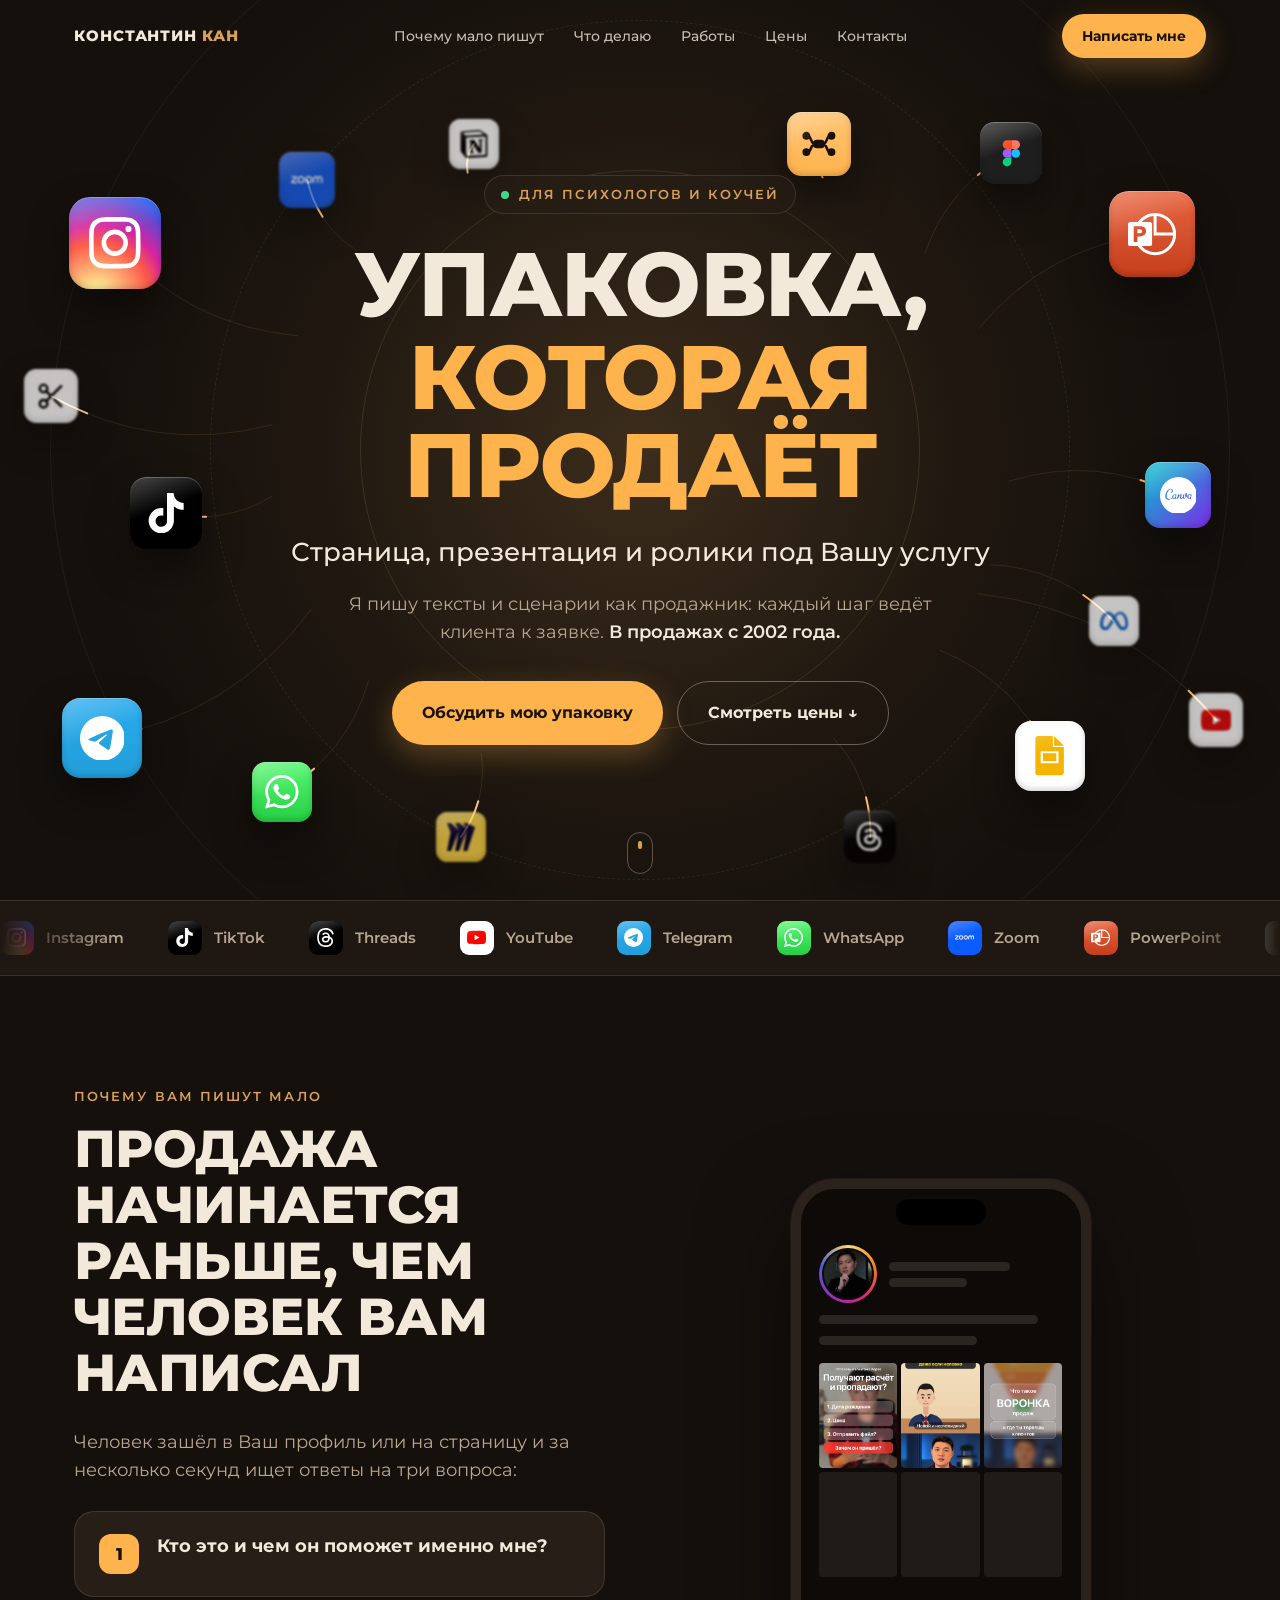
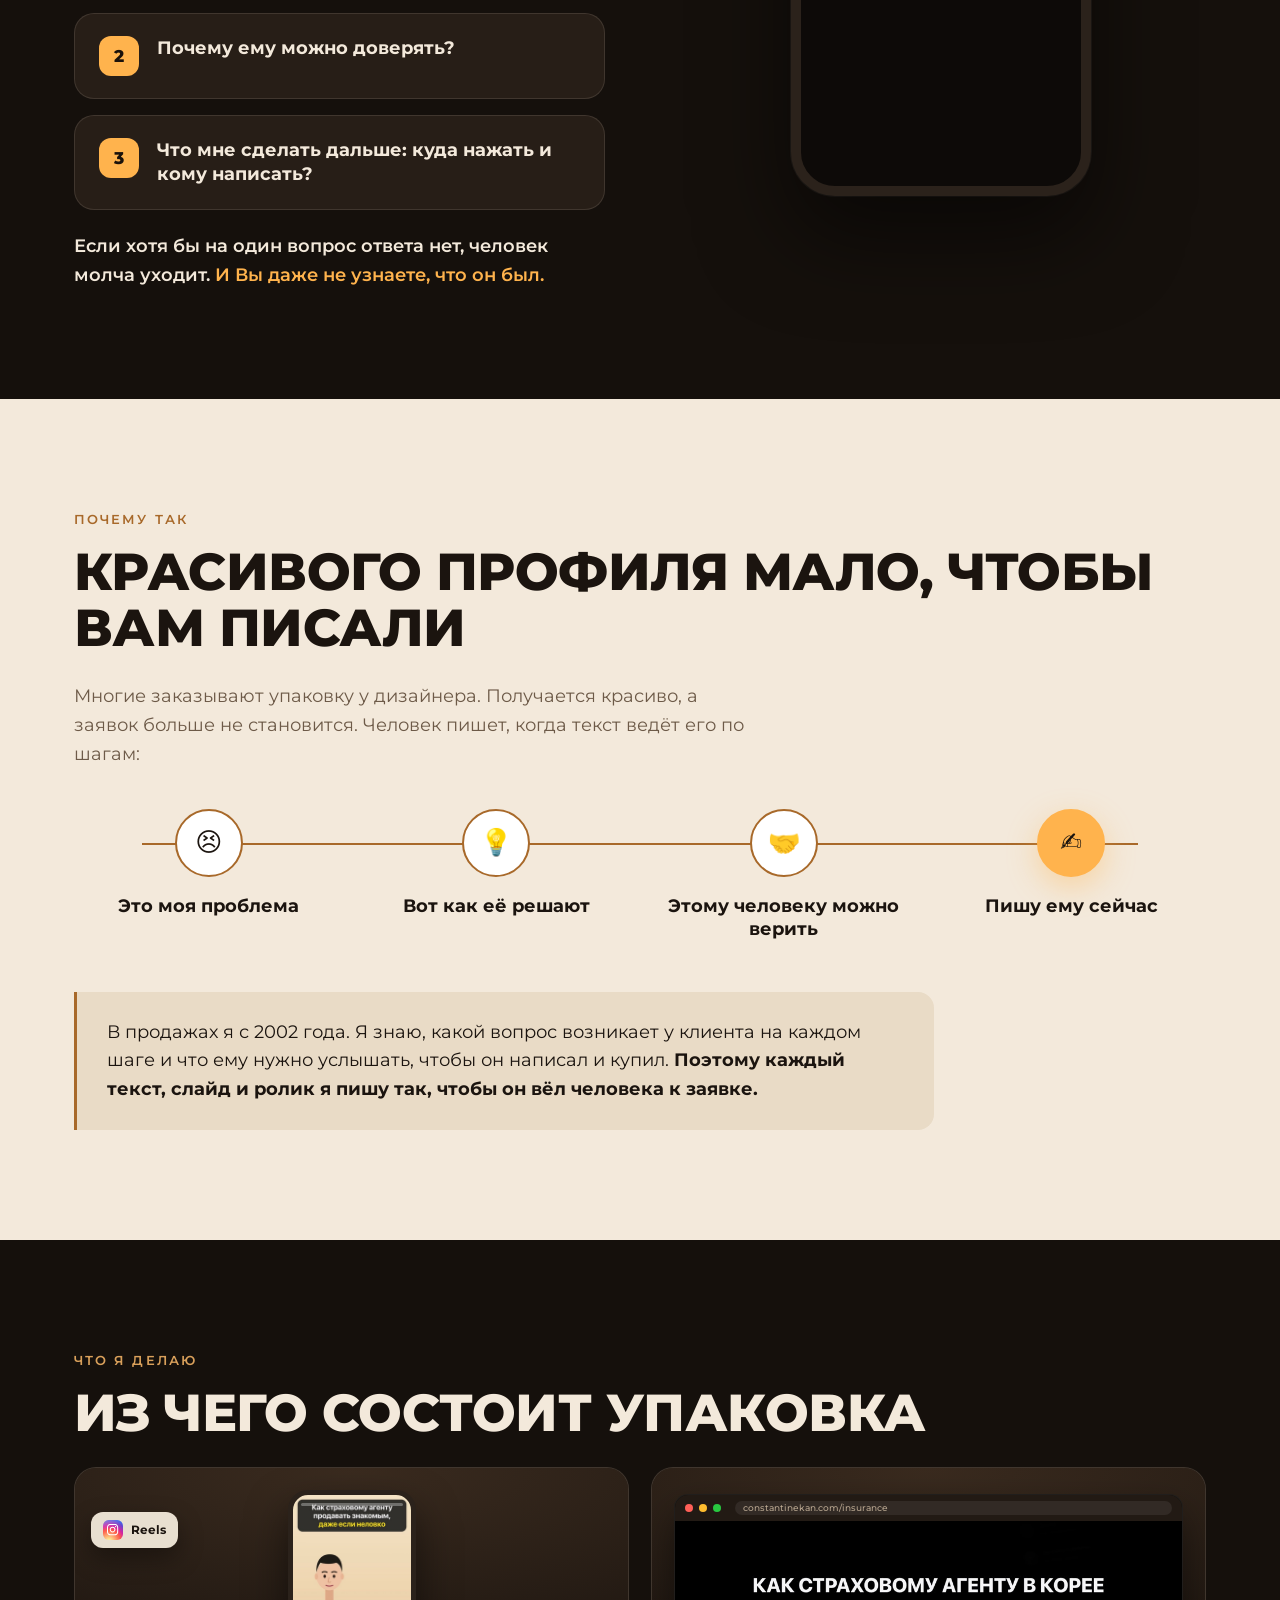
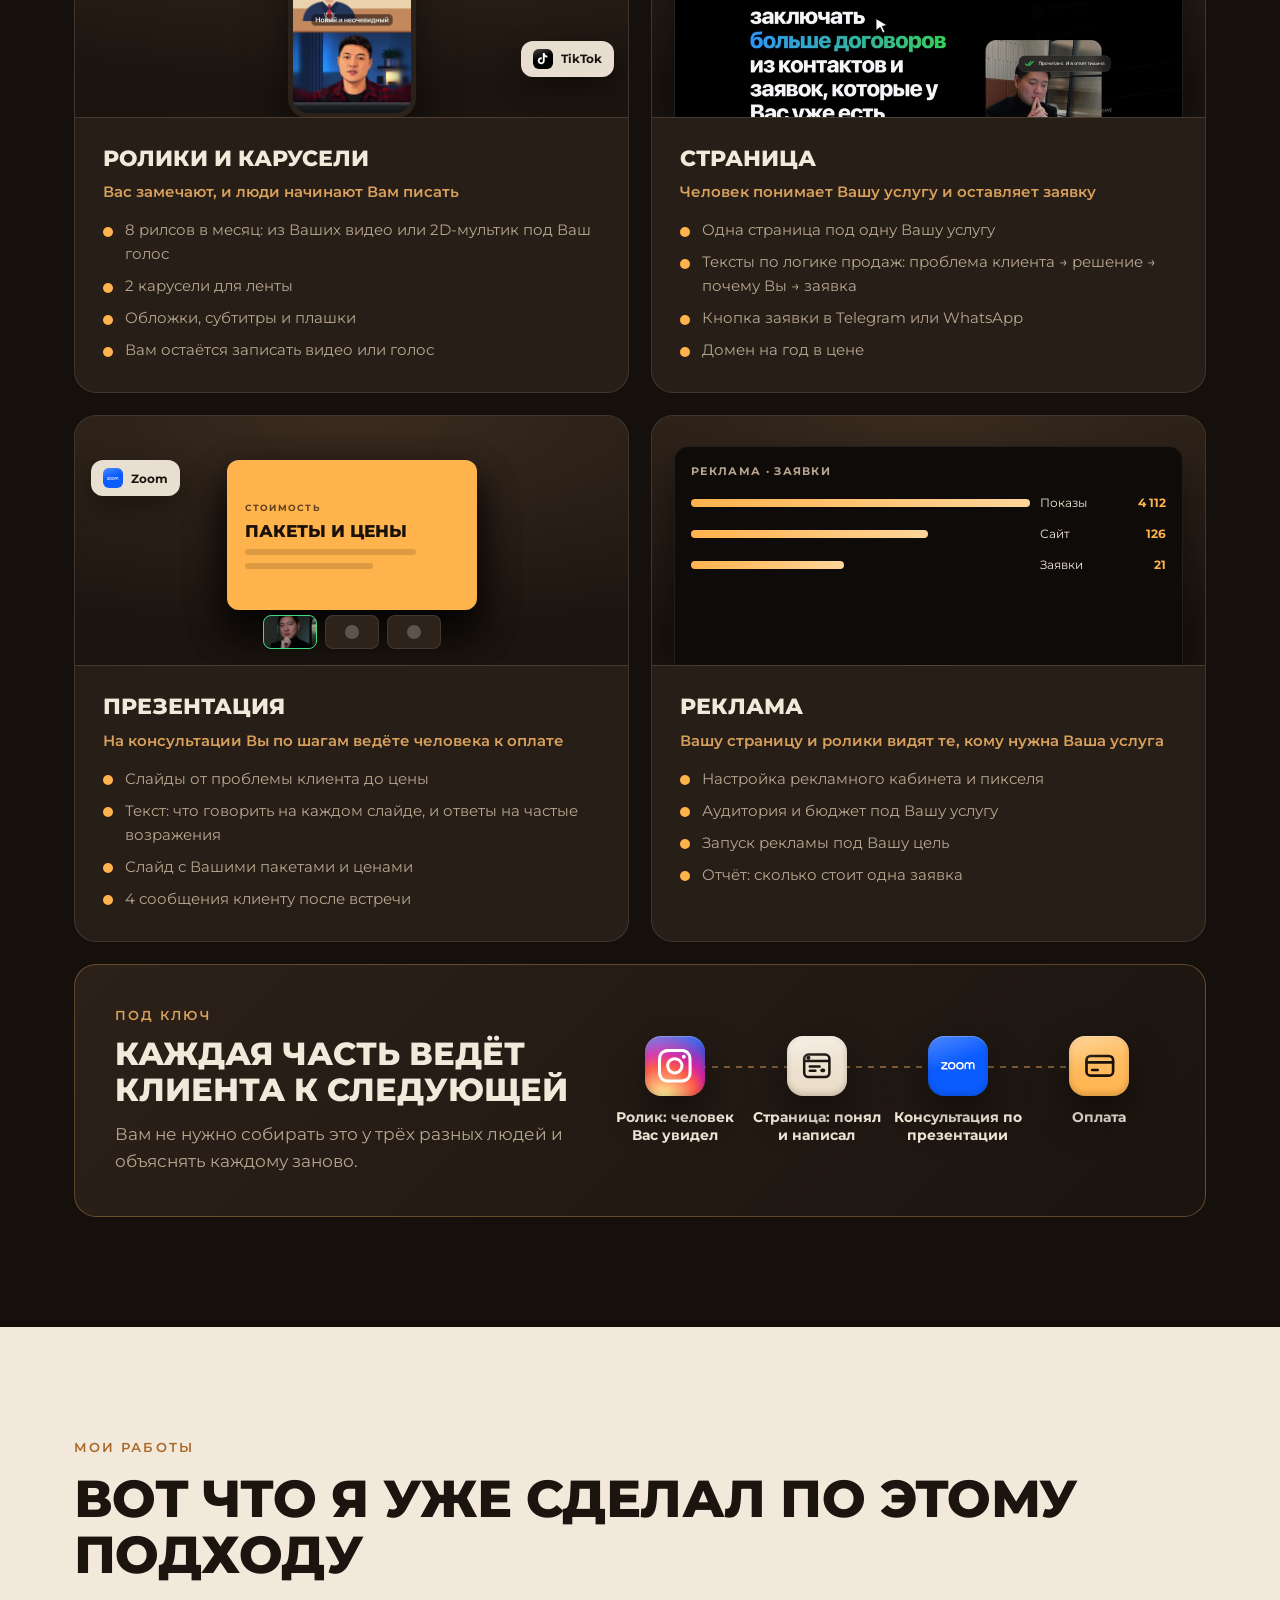
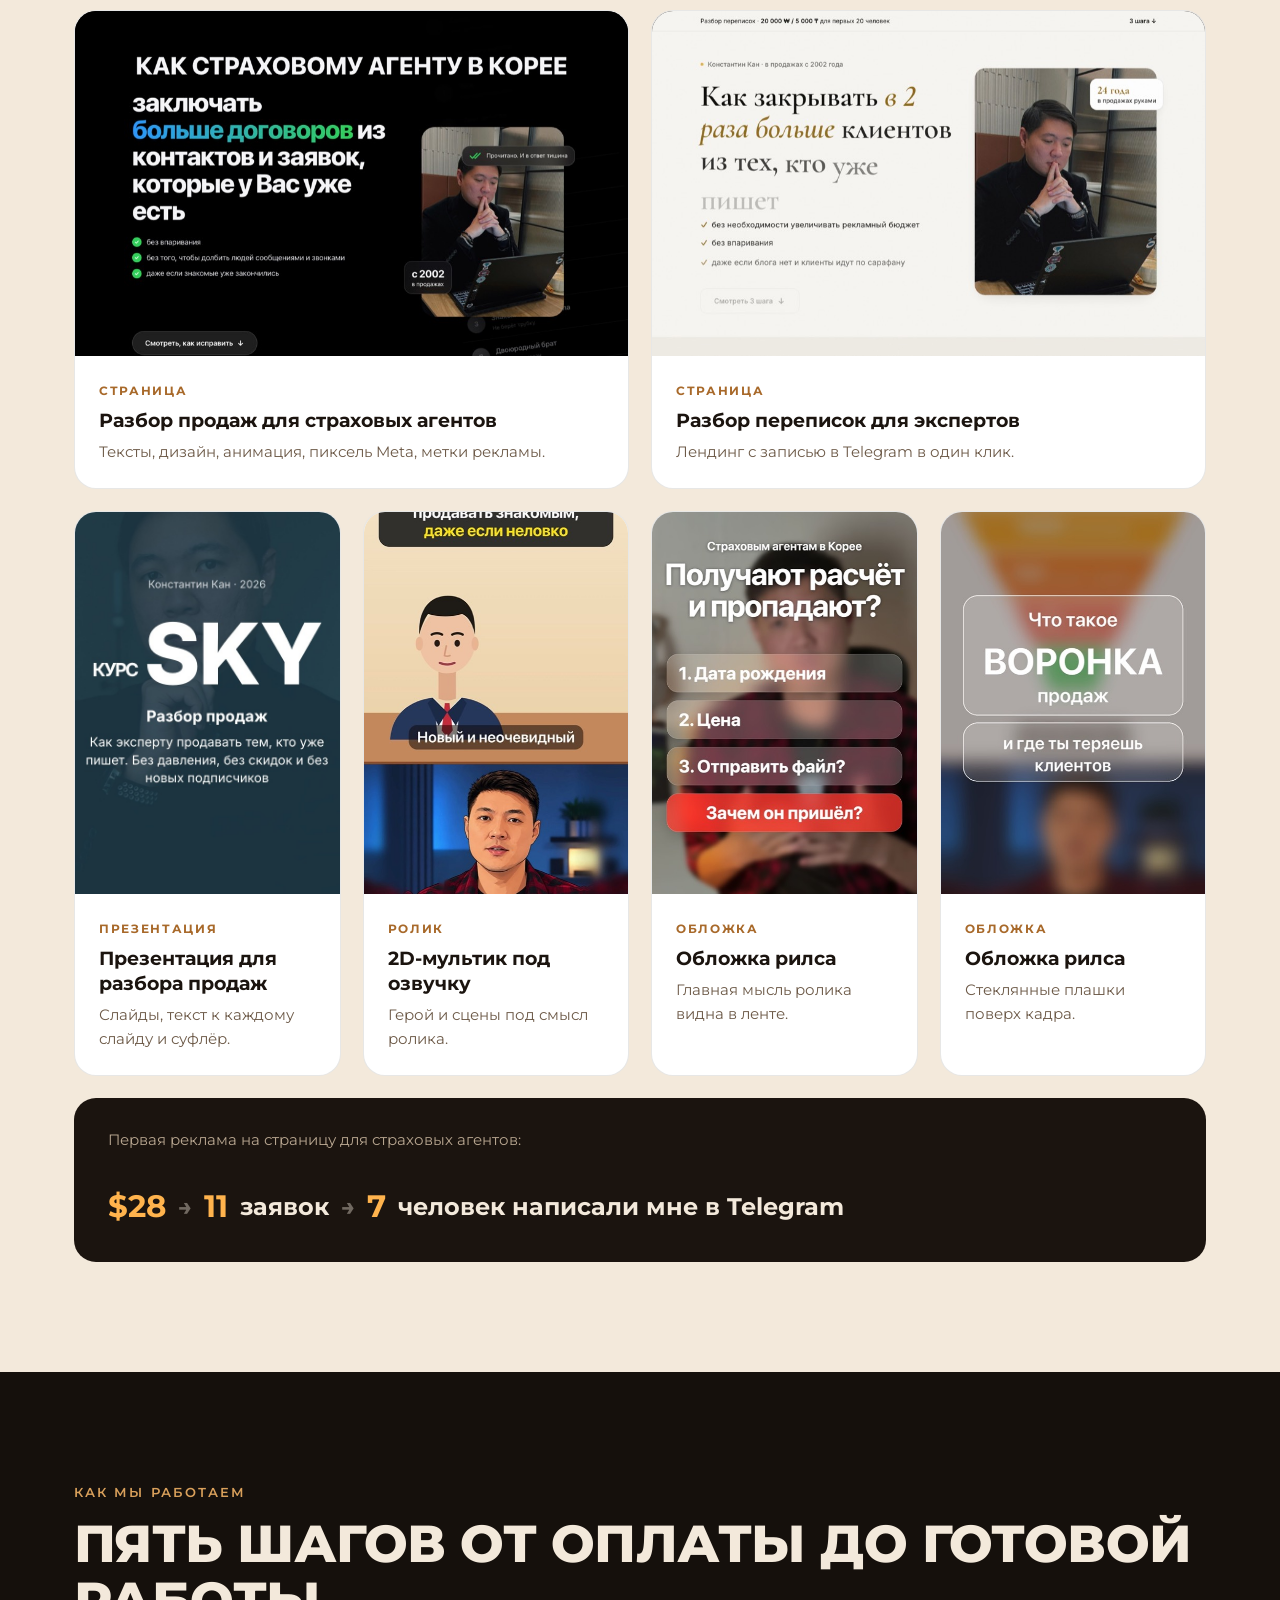
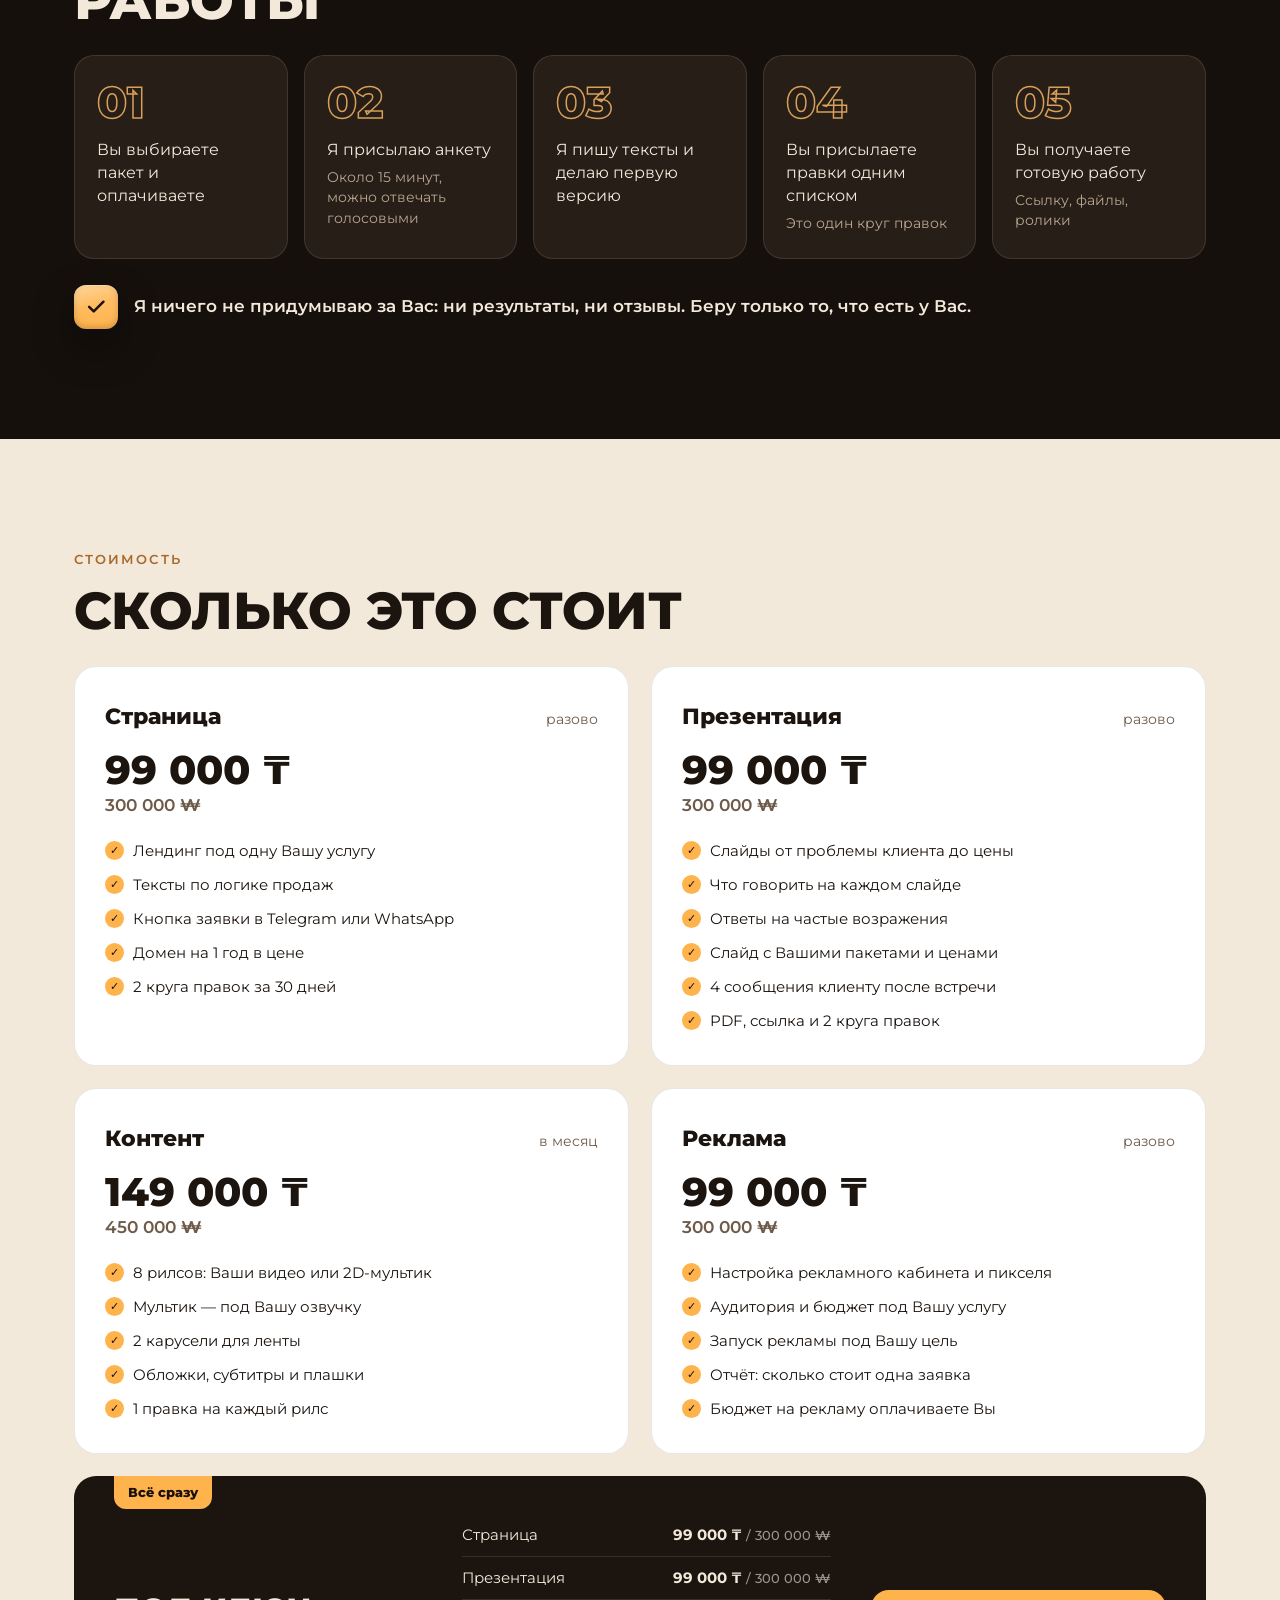
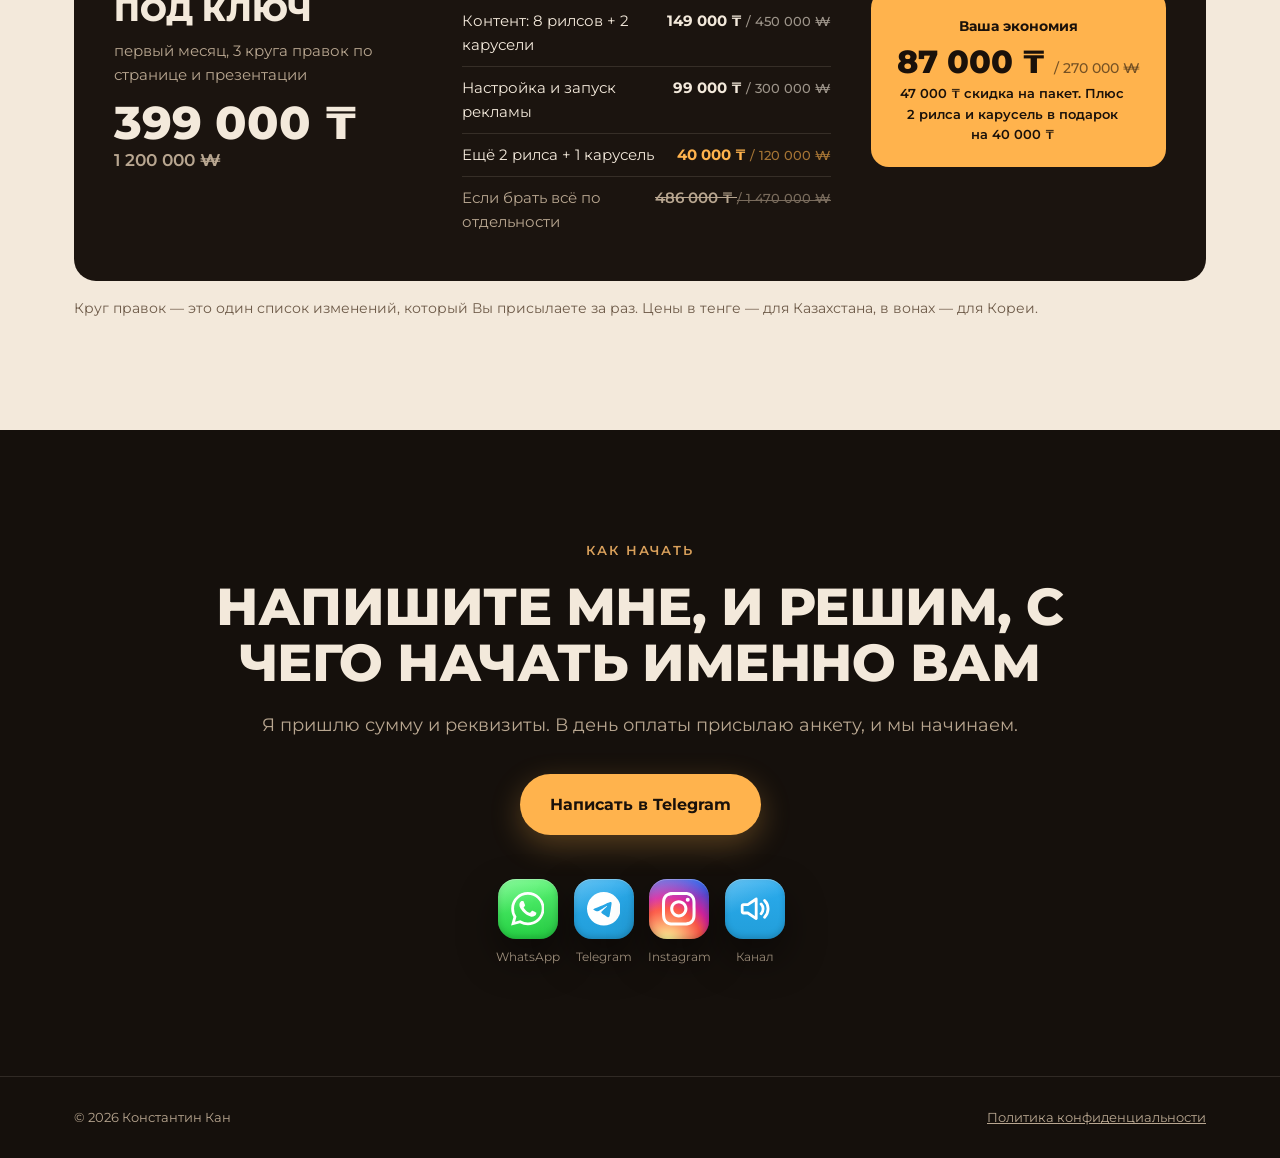
<file: upakovka/index.html>
<!doctype html>
<html lang="ru">
<head>
<meta charset="utf-8">
<meta name="viewport" content="width=device-width, initial-scale=1, viewport-fit=cover">
<title>Упаковка, которая продаёт — Константин Кан</title>
<meta name="description" content="Страницы, презентации для консультаций и ролики для психологов и коучей. Тексты и сценарии пишу как продажник: каждый шаг ведёт клиента к заявке.">
<meta property="og:title" content="Упаковка, которая продаёт — Константин Кан">
<meta property="og:description" content="Страница, презентация и ролики для психологов и коучей. Каждый шаг ведёт клиента к заявке.">
<meta property="og:image" content="https://constantinekan.com/upakovka/img/hero.jpg">
<meta name="theme-color" content="#15100c">
<link rel="icon" href="favicon.ico">
<link rel="icon" type="image/png" sizes="32x32" href="favicon-32.png">
<link rel="apple-touch-icon" href="apple-touch-icon.png">
<link rel="preconnect" href="https://fonts.googleapis.com">
<link rel="preconnect" href="https://fonts.gstatic.com" crossorigin>
<link href="https://fonts.googleapis.com/css2?family=Montserrat:wght@400;500;600;700;800&display=swap" rel="stylesheet">

<!-- Meta Pixel (тот же, что на главной и /insurance) -->
<script>
!function(f,b,e,v,n,t,s){if(f.fbq)return;n=f.fbq=function(){n.callMethod?n.callMethod.apply(n,arguments):n.queue.push(arguments)};if(!f._fbq)f._fbq=n;n.push=n;n.loaded=!0;n.version='2.0';n.queue=[];t=b.createElement(e);t.async=!0;t.src=v;s=b.getElementsByTagName(e)[0];s.parentNode.insertBefore(t,s)}(window,document,'script','https://connect.facebook.net/en_US/fbevents.js');
fbq('set','autoConfig',false,'1118977800855176');
fbq('init','1118977800855176');
fbq('track','PageView');
</script>

<style>
:root{
  --bg:#15100c; --bg2:#1e1712; --card:#271e17;
  --line:rgba(241,230,214,.12);
  --cream:#f3e9db; --cream2:#e9dbc6;
  --ink:#1b140f; --text:#f3e9db;
  --muted:#b8a690; --muted-dark:#6d5a48;
  --gold:#d9a05b; --gold-dark:#a8692a;
  --btn:#ffb34d; --btn-hover:#ffc472;
  --r:22px; --wrap:1180px;
  --spring:cubic-bezier(.34,1.56,.64,1);
  --out:cubic-bezier(.2,.7,.2,1);
}
*{box-sizing:border-box;margin:0;padding:0}
html{scroll-behavior:smooth;-webkit-text-size-adjust:100%}
body{background:var(--bg);color:var(--text);font-family:Montserrat,system-ui,-apple-system,sans-serif;font-size:17px;line-height:1.6;overflow-x:hidden}
img{max-width:100%;height:auto;display:block}
a{color:inherit;text-decoration:none}
.wrap{max-width:var(--wrap);margin:0 auto;padding:0 24px}
section{position:relative;padding:110px 0}
.light{background:var(--cream);color:var(--ink)}
.kicker{font-size:13px;font-weight:600;letter-spacing:.16em;text-transform:uppercase;color:var(--gold)}
.light .kicker{color:var(--gold-dark)}
h2{font-size:clamp(30px,4.4vw,52px);line-height:1.08;font-weight:800;text-transform:uppercase;letter-spacing:-.01em;margin:14px 0 26px}
.sec-lead{max-width:680px;font-size:18px;color:var(--muted)}
.light .sec-lead{color:var(--muted-dark)}

/* Кнопки */
.btn{display:inline-flex;align-items:center;justify-content:center;gap:10px;padding:18px 30px;border-radius:999px;font-weight:700;font-size:16px;transition:transform .2s,background .2s,box-shadow .2s;cursor:pointer;border:0}
.btn-main{background:var(--btn);color:#1a110a;box-shadow:0 10px 30px rgba(255,179,77,.28)}
.btn-main:hover{background:var(--btn-hover);transform:translateY(-2px)}
.btn-ghost{border:1.5px solid rgba(243,233,219,.35);color:var(--text)}
.btn-ghost:hover{border-color:var(--text);transform:translateY(-2px)}
.btn svg{width:20px;height:20px;flex:none}

/* Шапка */
header{position:fixed;inset:0 0 auto 0;z-index:50;transition:background .3s}
header.solid{background:rgba(21,16,12,.82);backdrop-filter:blur(14px);-webkit-backdrop-filter:blur(14px);border-bottom:1px solid var(--line)}
.nav{display:flex;align-items:center;justify-content:space-between;height:72px}
.logo{font-weight:800;letter-spacing:.06em;text-transform:uppercase;font-size:15px}
.logo span{color:var(--gold)}
.menu{display:flex;gap:30px;font-size:14px;font-weight:500}
.menu a{opacity:.8;transition:opacity .2s,color .2s}
.menu a:hover{opacity:1;color:var(--gold)}
.nav .btn{padding:11px 20px;font-size:14px}
.burger{display:none;width:44px;height:44px;border:0;background:none;color:var(--text);cursor:pointer}
.burger span{display:block;width:22px;height:2px;background:currentColor;margin:5px auto}

/* ===== Первый экран ===== */
.hero{min-height:100vh;min-height:100svh;display:flex;align-items:center;justify-content:center;padding:110px 0 90px;overflow:hidden;text-align:center}
.hero::before{content:"";position:absolute;width:1100px;height:1100px;left:50%;top:50%;transform:translate(-50%,-50%);background:radial-gradient(closest-side,rgba(217,160,91,.20),rgba(217,160,91,.05) 60%,transparent);pointer-events:none}
.rings{position:absolute;left:50%;top:50%;width:0;height:0;pointer-events:none}
.rings i{position:absolute;left:50%;top:50%;border:1px solid rgba(217,160,91,.16);border-radius:50%;transform:translate(-50%,-50%)}
.rings i:nth-child(1){width:560px;height:560px}
.rings i:nth-child(2){width:860px;height:860px;border-style:dashed;border-color:rgba(217,160,91,.12);animation:spin 90s linear infinite}
.rings i:nth-child(3){width:1180px;height:1180px;border-color:rgba(243,233,219,.06)}
@keyframes spin{to{transform:translate(-50%,-50%) rotate(360deg)}}
.wires{position:absolute;inset:0;width:100%;height:100%;pointer-events:none}
.wires path{fill:none;stroke:rgba(217,160,91,.13);stroke-width:1}
.wires .pulse{stroke:url(#wg);stroke-width:2;stroke-linecap:round;stroke-dasharray:40 2000;animation:flow var(--t,4s) linear infinite;animation-delay:var(--dl,0s);opacity:0}
.hero.ready .wires .pulse{opacity:1}
@keyframes flow{from{stroke-dashoffset:0}to{stroke-dashoffset:-2040}}

.apps{position:absolute;inset:0;pointer-events:none}
.app{position:absolute;left:var(--x);top:var(--y);width:var(--s);height:var(--s);margin:calc(var(--s)/-2) 0 0 calc(var(--s)/-2);will-change:transform;transition:transform .9s var(--out)}
.app-in{width:100%;height:100%;opacity:0;transform:translate(var(--fx),var(--fy)) scale(.2) rotate(-25deg);transition:transform 1.2s var(--spring),opacity .5s ease;transition-delay:var(--d)}
.hero.ready .app-in{opacity:1;transform:none}
.app-ico{width:100%;height:100%;border-radius:23%;display:grid;place-items:center;background:var(--bg-c);color:var(--fg-c);box-shadow:0 18px 40px rgba(0,0,0,.45),inset 0 1px 0 rgba(255,255,255,.25),inset 0 -2px 6px rgba(0,0,0,.18);animation:bob var(--b,6s) ease-in-out infinite;animation-delay:var(--bd,0s);position:relative;overflow:hidden}
.app-ico::after{content:"";position:absolute;inset:0;border-radius:inherit;background:linear-gradient(160deg,rgba(255,255,255,.28),rgba(255,255,255,0) 45%);pointer-events:none}
.app-ico svg{width:56%;height:56%}
.app.far .app-ico{filter:blur(1.2px) saturate(.85);opacity:.75}
@keyframes bob{0%,100%{transform:translateY(0) rotate(var(--r0,0deg))}50%{transform:translateY(-12px) rotate(calc(var(--r0,0deg) * -1))}}

.hero-text{position:relative;z-index:5;max-width:820px;margin:0 auto}
.hero .kicker{display:inline-flex;align-items:center;gap:10px;padding:8px 16px;border:1px solid var(--line);border-radius:999px;background:rgba(39,30,23,.6);backdrop-filter:blur(10px);-webkit-backdrop-filter:blur(10px)}
.hero .kicker b{width:8px;height:8px;border-radius:50%;background:#3ddc84;box-shadow:0 0 0 0 rgba(61,220,132,.6);animation:ping 2s infinite}
@keyframes ping{70%{box-shadow:0 0 0 10px rgba(61,220,132,0)}100%{box-shadow:0 0 0 0 rgba(61,220,132,0)}}
.hero h1{font-size:clamp(40px,7vw,92px);line-height:.98;font-weight:800;text-transform:uppercase;letter-spacing:-.02em;margin:26px 0 18px}
.hero h1 .ln{display:block;overflow:hidden;padding-bottom:.06em}
.hero h1 .ln span{display:inline-block;transform:translateY(105%);transition:transform 1s var(--out)}
.hero h1 .ln:nth-child(2) span{transition-delay:.12s;color:var(--btn)}
.hero.ready h1 .ln span{transform:none}
.hero .sub-h{font-size:clamp(19px,2.2vw,26px);font-weight:500;color:var(--cream);margin-bottom:16px}
.hero .lead{max-width:600px;margin:0 auto;color:var(--muted);font-size:18px}
.hero .lead b{color:var(--text);font-weight:600}
.hero-btns{display:flex;flex-wrap:wrap;gap:14px;margin-top:34px;justify-content:center}
.fade{opacity:0;transform:translateY(18px);transition:opacity .9s var(--out),transform .9s var(--out)}
.hero.ready .fade{opacity:1;transform:none}
.hero.ready .fade.f1{transition-delay:.35s}.hero.ready .fade.f2{transition-delay:.5s}.hero.ready .fade.f3{transition-delay:.65s}
.scroll-hint{position:absolute;left:50%;bottom:26px;transform:translateX(-50%);width:26px;height:42px;border:1.5px solid rgba(243,233,219,.3);border-radius:14px;z-index:5}
.scroll-hint::after{content:"";position:absolute;left:50%;top:8px;width:4px;height:8px;margin-left:-2px;border-radius:2px;background:var(--gold);animation:wheel 1.8s ease-in-out infinite}
@keyframes wheel{0%{opacity:0;transform:translateY(0)}30%{opacity:1}100%{opacity:0;transform:translateY(14px)}}

/* Бегущая лента сервисов */
.ticker{border-block:1px solid var(--line);background:var(--bg2);padding:20px 0;overflow:hidden;position:relative}
.ticker::before,.ticker::after{content:"";position:absolute;top:0;bottom:0;width:120px;z-index:2;pointer-events:none}
.ticker::before{left:0;background:linear-gradient(90deg,var(--bg2),transparent)}
.ticker::after{right:0;background:linear-gradient(-90deg,var(--bg2),transparent)}
.track{display:flex;gap:44px;width:max-content;animation:marq 38s linear infinite}
.ticker:hover .track{animation-play-state:paused}
@keyframes marq{to{transform:translateX(-50%)}}
.tk{display:flex;align-items:center;gap:12px;font-weight:600;font-size:15px;color:var(--muted);white-space:nowrap}
.tk .app-ico{width:34px;height:34px;border-radius:9px;animation:none;box-shadow:none}

/* Три вопроса */
.q-grid{display:grid;grid-template-columns:1fr 1fr;gap:70px;align-items:center}
.qs{display:flex;flex-direction:column;gap:16px}
.q{display:flex;gap:18px;align-items:flex-start;background:var(--card);border:1px solid var(--line);border-radius:20px;padding:22px 24px}
.q .n{flex:none;width:40px;height:40px;border-radius:12px;display:grid;place-items:center;background:var(--btn);color:#1a110a;font-weight:800}
.q b{display:block;font-size:18px;line-height:1.35}
.q span{display:block;color:var(--muted);font-size:15px;margin-top:4px}
.q-note{margin-top:22px;font-size:18px;font-weight:600}
.q-note em{font-style:normal;color:var(--btn)}
/* Мини-телефон «зашёл и ушёл» */
.phone{position:relative;width:300px;max-width:100%;aspect-ratio:9/18.5;margin:0 auto;border-radius:44px;background:#0d0a08;border:10px solid #2b221b;box-shadow:0 40px 90px rgba(0,0,0,.55),0 0 0 1px rgba(255,255,255,.06);overflow:hidden}
.phone::before{content:"";position:absolute;top:10px;left:50%;width:90px;height:26px;margin-left:-45px;border-radius:20px;background:#000;z-index:4}
.prof{position:absolute;inset:0;padding:56px 18px 18px;display:flex;flex-direction:column;gap:12px}
.prof .top{display:flex;gap:12px;align-items:center}
.prof .ava{width:58px;height:58px;border-radius:50%;background:conic-gradient(from 0deg,#feda75,#fa7e1e,#d62976,#962fbf,#4f5bd5,#feda75);padding:3px}
.prof .ava i{display:block;width:100%;height:100%;border-radius:50%;background:#3a2d22 url(img/hero.jpg) center 15%/cover;border:2px solid #0d0a08}
.sk{height:9px;border-radius:5px;background:rgba(243,233,219,.12)}
.prof .grid{display:grid;grid-template-columns:repeat(3,1fr);gap:4px;margin-top:6px}
.prof .grid i{aspect-ratio:3/4;border-radius:4px;background:rgba(243,233,219,.08)}
.prof .grid i:nth-child(1){background:#3a2d22 url(img/cover-agent.jpg) center/cover}
.prof .grid i:nth-child(2){background:#3a2d22 url(img/cartoon.jpg) center/cover}
.prof .grid i:nth-child(3){background:#3a2d22 url(img/cover-funnel.jpg) center/cover}
.bubble{position:absolute;left:14px;right:14px;padding:12px 14px;border-radius:16px;background:rgba(243,233,219,.95);color:var(--ink);font-size:13px;font-weight:600;line-height:1.35;box-shadow:0 12px 30px rgba(0,0,0,.4);opacity:0;transform:translateY(16px) scale(.96)}
.bubble small{display:block;font-size:10px;font-weight:700;letter-spacing:.1em;text-transform:uppercase;color:var(--gold-dark);margin-bottom:3px}
.bubble.b1{bottom:150px}.bubble.b2{bottom:84px}.bubble.b3{bottom:18px}
.phone.play .bubble{animation:bub 9s var(--out) infinite}
.phone.play .b2{animation-delay:1.2s}.phone.play .b3{animation-delay:2.4s}
@keyframes bub{0%{opacity:0;transform:translateY(16px) scale(.96)}8%,70%{opacity:1;transform:none}80%,100%{opacity:0;transform:translateY(-8px)}}

/* Цепочка */
.chain{display:grid;grid-template-columns:repeat(4,1fr);gap:18px;margin-top:40px;position:relative}
.chain::before{content:"";position:absolute;left:6%;right:6%;top:34px;height:2px;background:rgba(27,20,15,.12)}
.chain .bar{position:absolute;left:6%;top:34px;height:2px;width:0;background:var(--gold-dark);transition:width 2.4s var(--out)}
.chain.in .bar{width:88%}
.step{position:relative;text-align:center;padding:0 6px}
.step .dot{width:68px;height:68px;margin:0 auto 18px;border-radius:50%;display:grid;place-items:center;background:var(--cream);border:2px solid rgba(27,20,15,.15);font-size:26px;transition:background .4s,border-color .4s,transform .5s var(--spring);transform:scale(.85)}
.chain.in .step .dot{background:#fff;border-color:var(--gold-dark);transform:none}
.chain.in .step:nth-child(3) .dot{transition-delay:.5s}.chain.in .step:nth-child(4) .dot{transition-delay:1s}.chain.in .step:nth-child(5) .dot{transition-delay:1.5s}
.step b{display:block;font-size:18px;line-height:1.3}
.chain.in .step:last-child .dot{background:var(--btn);border-color:var(--btn);box-shadow:0 10px 30px rgba(255,179,77,.4)}
.pull{margin-top:50px;padding:26px 30px;border-left:3px solid var(--gold-dark);background:var(--cream2);border-radius:0 16px 16px 0;font-size:18px;max-width:860px}
.pull b{font-weight:700}

/* Состав упаковки */
.svc{display:grid;grid-template-columns:repeat(2,1fr);gap:22px;margin-top:20px}
.adsbox{position:absolute;left:22px;right:22px;top:30px;bottom:-12px;border-radius:14px 14px 0 0;background:#0e0b09;border:1px solid rgba(255,255,255,.08);padding:16px 16px 0;box-shadow:0 20px 40px rgba(0,0,0,.5)}
.adsbox .ah{font-size:11px;font-weight:700;letter-spacing:.12em;text-transform:uppercase;color:var(--muted)}
.adsbox .ar{display:grid;grid-template-columns:1fr 70px 46px;gap:10px;align-items:center;margin-top:12px;font-size:12px;color:var(--text)}
.adsbox .ar i{display:block;height:8px;border-radius:4px;background:linear-gradient(90deg,#ffb34d,#ffd59a);transform-origin:left;animation:grow 4s var(--out) infinite}
.adsbox .ar:nth-child(3) i{animation-delay:.3s;width:70%}.adsbox .ar:nth-child(4) i{animation-delay:.6s;width:45%}
.adsbox .ar b{text-align:right;color:#ffb34d}
@keyframes grow{0%{transform:scaleX(0)}40%,100%{transform:scaleX(1)}}
.sv{background:var(--card);border:1px solid var(--line);border-radius:var(--r);overflow:hidden;display:flex;flex-direction:column;transition:transform .3s,border-color .3s}
.sv:hover{transform:translateY(-6px);border-color:rgba(217,160,91,.5)}
.stage{position:relative;height:250px;background:radial-gradient(120% 90% at 50% 0%,#3a2b1f,#1b140f);overflow:hidden;border-bottom:1px solid var(--line)}
.sv .body{padding:28px 28px 30px;display:flex;flex-direction:column;flex:1}
.sv .tools{display:flex;gap:8px;margin-bottom:16px}
.sv .tools .app-ico{width:30px;height:30px;border-radius:8px;animation:none;box-shadow:none}
.sv h3{font-size:22px;line-height:1.2;font-weight:800;text-transform:uppercase}
.sv .what{color:var(--gold);font-weight:600;font-size:15px;margin:8px 0 14px}
.sv ul{list-style:none;color:var(--muted);font-size:15px;display:flex;flex-direction:column;gap:8px}
.sv li{padding-left:22px;position:relative}
.sv li::before{content:"";position:absolute;left:0;top:.55em;width:10px;height:10px;border-radius:50%;background:var(--btn)}
/* сцена: рилс */
.reel{position:absolute;left:50%;top:22px;width:128px;height:228px;margin-left:-64px;border-radius:20px;border:5px solid #2b221b;background:#000 url(img/cartoon.jpg) center/cover;box-shadow:0 20px 40px rgba(0,0,0,.5);overflow:hidden}
.reel .pb{position:absolute;left:8px;right:8px;top:8px;height:3px;border-radius:2px;background:rgba(255,255,255,.3);overflow:hidden}
.reel .pb i{display:block;height:100%;width:0;background:#fff;animation:pbar 6s linear infinite}
@keyframes pbar{to{width:100%}}
.heart{position:absolute;right:10px;bottom:30px;width:22px;height:22px;color:#ff3b5c;animation:heart 3s var(--spring) infinite;opacity:0}
.heart.h2{right:22px;animation-delay:1s}.heart.h3{right:6px;animation-delay:2s}
@keyframes heart{0%{opacity:0;transform:translateY(0) scale(.4)}20%{opacity:1;transform:translateY(-10px) scale(1)}100%{opacity:0;transform:translateY(-90px) scale(.8)}}
.float-chip{position:absolute;padding:8px 12px;border-radius:12px;background:rgba(243,233,219,.95);color:var(--ink);font-size:12px;font-weight:700;box-shadow:0 10px 24px rgba(0,0,0,.35);display:flex;align-items:center;gap:8px;animation:bob 5s ease-in-out infinite}
.float-chip .app-ico{width:20px;height:20px;border-radius:6px;animation:none;box-shadow:none}
.float-chip.c1{left:16px;top:44px}
.float-chip.c2{right:14px;bottom:40px;animation-delay:-2.5s}
/* сцена: страница */
.browser{position:absolute;left:22px;right:22px;top:26px;bottom:-12px;border-radius:14px 14px 0 0;background:#0e0b09;border:1px solid rgba(255,255,255,.08);overflow:hidden;box-shadow:0 20px 40px rgba(0,0,0,.5)}
.browser .bar{height:26px;display:flex;align-items:center;gap:6px;padding:0 10px;background:#221a14}
.browser .bar i{width:8px;height:8px;border-radius:50%;background:#ff5f57}.browser .bar i:nth-child(2){background:#febc2e}.browser .bar i:nth-child(3){background:#28c840}
.browser .bar span{margin-left:8px;flex:1;height:14px;border-radius:7px;background:rgba(255,255,255,.07);font-size:9px;line-height:14px;color:var(--muted);padding-left:8px;font-weight:500}
.shot{height:calc(100% - 26px);background:url(img/site-insurance-hero.jpg) top center/cover;animation:pan 9s ease-in-out infinite alternate}
@keyframes pan{0%,20%{background-position:50% 0%}100%{background-position:50% 100%}}
.cursor{position:absolute;width:18px;height:18px;left:40%;top:60%;z-index:3;animation:cur 6s var(--out) infinite;filter:drop-shadow(0 2px 3px rgba(0,0,0,.5))}
@keyframes cur{0%{transform:translate(60px,40px)}35%,45%{transform:translate(-36px,48px)}48%{transform:translate(-36px,48px) scale(.8)}52%,100%{transform:translate(-36px,48px)}}
.toast{position:absolute;right:14px;top:40px;z-index:4;display:flex;gap:10px;align-items:center;padding:10px 12px;border-radius:14px;background:rgba(243,233,219,.96);color:var(--ink);font-size:12px;line-height:1.25;box-shadow:0 12px 26px rgba(0,0,0,.4);animation:toast 6s var(--out) infinite;opacity:0}
.toast .app-ico{width:28px;height:28px;border-radius:8px;animation:none;box-shadow:none;flex:none}
.toast b{display:block;font-size:12px}
@keyframes toast{0%,50%{opacity:0;transform:translateY(-12px)}58%,90%{opacity:1;transform:none}100%{opacity:0;transform:translateY(-6px)}}
/* сцена: презентация */
.deck{position:absolute;left:50%;top:44px;width:250px;height:150px;margin-left:-125px;perspective:900px}
.slide{position:absolute;inset:0;border-radius:12px;padding:16px 18px;display:flex;flex-direction:column;justify-content:center;box-shadow:0 20px 40px rgba(0,0,0,.45);backface-visibility:hidden;animation:deckc 9s var(--out) infinite;transform-origin:50% 100%}
.slide small{font-size:9px;font-weight:700;letter-spacing:.14em;text-transform:uppercase;opacity:.7}
.slide b{font-size:17px;line-height:1.15;font-weight:800;text-transform:uppercase;margin-top:6px}
.slide .ln{height:6px;border-radius:3px;background:currentColor;opacity:.15;margin-top:8px;width:80%}
.slide .ln+.ln{width:60%}
.slide.s1{background:#f3e9db;color:var(--ink)}
.slide.s2{background:#2e231b;color:var(--text);animation-delay:3s}
.slide.s3{background:var(--btn);color:#1a110a;animation-delay:6s}
@keyframes deckc{0%{opacity:0;transform:translateY(30px) rotateX(-30deg) scale(.92);z-index:1}6%,30%{opacity:1;transform:none;z-index:3}36%{opacity:0;transform:translateY(-24px) rotateX(20deg) scale(.95);z-index:2}100%{opacity:0;transform:translateY(30px) rotateX(-30deg) scale(.92)}}
.zoom-strip{position:absolute;left:50%;bottom:16px;transform:translateX(-50%);display:flex;gap:8px}
.zoom-strip i{width:54px;height:34px;border-radius:8px;background:#2e231b center/cover;border:1px solid rgba(255,255,255,.1);position:relative}
.zoom-strip i:first-child{background-image:url(img/hero.jpg);background-position:center 20%;border-color:#3ddc84}
.zoom-strip i:not(:first-child)::after{content:"";position:absolute;left:50%;top:50%;width:14px;height:14px;margin:-7px 0 0 -7px;border-radius:50%;background:rgba(243,233,219,.25)}
/* под ключ */
.key{margin-top:22px;background:linear-gradient(135deg,#2c2119,#1b140f);border:1px solid rgba(217,160,91,.35);border-radius:var(--r);padding:40px;display:grid;grid-template-columns:.9fr 1.1fr;gap:40px;align-items:center}
.key h3{font-size:clamp(24px,2.6vw,32px);font-weight:800;text-transform:uppercase;line-height:1.15}
.key p{color:var(--muted);margin-top:12px}
.flowline{position:relative;display:grid;grid-template-columns:repeat(4,1fr);gap:10px}
.flowline::before{content:"";position:absolute;left:12%;right:12%;top:30px;height:2px;background:repeating-linear-gradient(90deg,rgba(217,160,91,.5) 0 6px,transparent 6px 12px)}
.runner{position:absolute;top:24px;left:12%;width:14px;height:14px;border-radius:50%;background:var(--btn);box-shadow:0 0 16px var(--btn);animation:run 4.5s ease-in-out infinite}
@keyframes run{0%{left:12%}100%{left:calc(88% - 14px)}}
@keyframes runv{0%{top:16px}100%{top:calc(100% - 30px)}}
.fl{text-align:center;position:relative}
.fl .app-ico{width:60px;height:60px;margin:0 auto 12px;border-radius:16px;animation:none}
.fl b{font-size:14px;line-height:1.3;display:block}

/* Работы */
.works{display:grid;grid-template-columns:1fr 1fr;gap:22px}
.works-tall{display:grid;grid-template-columns:repeat(4,1fr);gap:22px;margin-top:22px}
.work{background:#fff;border-radius:var(--r);overflow:hidden;border:1px solid rgba(27,20,15,.1);transition:transform .3s,box-shadow .3s;display:flex;flex-direction:column}
.work:hover{transform:translateY(-6px);box-shadow:0 24px 50px rgba(27,20,15,.15)}
.work .im{overflow:hidden;aspect-ratio:16/10;background:#1b140f}
.work .im img{width:100%;height:100%;object-fit:cover;object-position:top;transition:transform 1.2s var(--out)}
.work:hover .im img{transform:scale(1.04)}
.work.tall .im{aspect-ratio:9/13}
.work.tall .im img{object-position:center}
.work .w-body{padding:20px 24px 24px}
.work small{font-size:12px;font-weight:700;letter-spacing:.14em;text-transform:uppercase;color:var(--gold-dark)}
.work h4{font-size:19px;font-weight:700;margin-top:6px;line-height:1.3}
.work p{font-size:15px;color:var(--muted-dark);margin-top:6px}
.proof{margin-top:22px;background:var(--ink);color:var(--text);border-radius:var(--r);padding:30px 34px;display:flex;align-items:center;gap:30px;flex-wrap:wrap}
.proof span{color:var(--muted);font-size:15px}
.pchain{display:flex;align-items:center;flex-wrap:wrap;gap:12px;font-weight:700;font-size:clamp(18px,2vw,24px)}
.pchain em{font-style:normal;color:var(--btn);font-size:1.3em}
.pchain i{font-style:normal;opacity:.4}

/* Как работаем */
.how{display:grid;grid-template-columns:repeat(5,1fr);gap:16px;counter-reset:s}
.hw{background:var(--card);border:1px solid var(--line);border-radius:20px;padding:24px 22px;position:relative;overflow:hidden}
.hw .n{font-size:44px;font-weight:800;color:transparent;-webkit-text-stroke:1.5px var(--gold);line-height:1}
.hw p{margin-top:14px;font-size:16px;line-height:1.45}
.hw p span{color:var(--muted);display:block;font-size:14px;margin-top:6px}
.honest{margin-top:26px;display:flex;align-items:center;gap:16px;font-size:17px;font-weight:600;color:var(--cream)}
.honest .app-ico{width:44px;height:44px;border-radius:12px;animation:none;flex:none}

/* Цены */
.prices{display:grid;grid-template-columns:repeat(2,1fr);gap:22px}
.full .save span{display:block;max-width:230px}
.pr{background:#fff;border:1px solid rgba(27,20,15,.1);border-radius:var(--r);padding:32px 30px;display:flex;flex-direction:column}
.pr .ph{display:flex;justify-content:space-between;align-items:baseline;gap:10px}
.pr h3{font-size:22px;font-weight:800}
.pr .per{font-size:14px;color:var(--muted-dark)}
.pr .won{font-size:clamp(32px,3.2vw,40px);font-weight:800;line-height:1.1;margin-top:14px}
.pr .tg{font-size:17px;font-weight:600;color:var(--muted-dark)}
.pr ul{list-style:none;margin-top:20px;display:flex;flex-direction:column;gap:10px;font-size:15px;flex:1}
.pr li{padding-left:28px;position:relative}
.pr li::before{content:"✓";position:absolute;left:0;top:0;width:19px;height:19px;border-radius:50%;background:var(--btn);color:#1a110a;font-size:11px;font-weight:800;display:grid;place-items:center;margin-top:2px}
.full{margin-top:22px;background:var(--ink);color:var(--text);border-radius:var(--r);padding:38px 40px;display:grid;grid-template-columns:1fr 1.2fr auto;gap:40px;align-items:center;position:relative;overflow:hidden}
.full .tag{position:absolute;top:0;left:40px;background:var(--btn);color:#1a110a;font-size:13px;font-weight:800;padding:6px 14px;border-radius:0 0 12px 12px}
.full h3{font-size:32px;font-weight:800;text-transform:uppercase}
.full .sub{color:var(--muted);font-size:15px;margin-top:4px}
.full .won{font-size:clamp(34px,3.6vw,46px);font-weight:800;margin-top:12px;line-height:1.05}
.full .tg{color:var(--muted);font-weight:600}
.rows div{display:flex;justify-content:space-between;gap:16px;padding:9px 0;border-bottom:1px solid var(--line);font-size:15px}
.rows div b{font-weight:700;white-space:nowrap}
.rows .gift b{color:var(--btn)}
.rows .sum{border:0;color:var(--muted)}
.rows .sum b{text-decoration:line-through;font-weight:600}
.save{background:var(--btn);color:#1a110a;border-radius:18px;padding:22px 26px;text-align:center;min-width:210px}
.save small{font-weight:700;font-size:14px}
.save b{display:block;font-size:32px;font-weight:800;line-height:1.1;margin:4px 0}
.save span{font-size:13px;font-weight:600}
.note{margin-top:16px;font-size:14px;color:var(--muted-dark)}
/* первые клиенты */
.first{margin-top:60px;border:2px dashed rgba(168,105,42,.5);border-radius:28px;padding:40px}
.first-h{display:flex;justify-content:space-between;align-items:center;gap:20px;flex-wrap:wrap}
.first-h h3{font-size:clamp(24px,2.6vw,32px);font-weight:800;text-transform:uppercase;line-height:1.15}
.seats{display:flex;align-items:center;gap:10px;font-weight:700}
.seats i{width:34px;height:34px;border-radius:10px;background:var(--btn);display:grid;place-items:center;font-style:normal;animation:ping2 2.4s infinite}
@keyframes ping2{0%{box-shadow:0 0 0 0 rgba(255,179,77,.6)}70%,100%{box-shadow:0 0 0 12px rgba(255,179,77,0)}}
.fc{display:grid;grid-template-columns:repeat(3,1fr);gap:16px;margin-top:26px}
.fc .pr{padding:24px 22px;position:relative}
.fc .off{position:absolute;top:18px;right:18px;background:#e2412c;color:#fff;font-size:12px;font-weight:800;padding:4px 10px;border-radius:999px}
.fc h3{font-size:18px}
.fc .per{display:block;margin-top:2px}
.fc .old{font-size:15px;color:var(--muted-dark);text-decoration:line-through;margin-top:12px}
.fc .won{font-size:28px;margin-top:2px}
.fc ul{font-size:14px}

/* Финал */
.final{text-align:center;overflow:hidden}
.final h2{max-width:900px;margin:18px auto 20px}
.final p{color:var(--muted);font-size:18px}
.final .apps .app-in{opacity:1;transform:none}
.socials{display:flex;justify-content:center;flex-wrap:wrap;gap:14px;margin-top:44px}
.soc-wrap{display:flex;flex-direction:column;align-items:center;gap:8px;font-size:12px;color:var(--muted)}
.soc .app-ico{width:60px;height:60px;border-radius:18px;animation:none;transition:transform .25s var(--spring)}
.soc:hover .app-ico{transform:translateY(-5px) scale(1.06)}
footer{border-top:1px solid var(--line);padding:30px 0;font-size:13px;color:var(--muted)}
footer .wrap{display:flex;justify-content:space-between;gap:20px;flex-wrap:wrap}
footer a{text-decoration:underline}

/* Появление при прокрутке */
.rv{opacity:0;transform:translateY(28px);transition:opacity .8s var(--out),transform .8s var(--out)}
.rv.in{opacity:1;transform:none}
.rv.d1{transition-delay:.1s}.rv.d2{transition-delay:.2s}.rv.d3{transition-delay:.3s}.rv.d4{transition-delay:.4s}

/* Планшет */
@media (max-width:980px){
  section{padding:84px 0}
  .menu{display:none}
  .burger{display:block}
  .menu.open{display:flex;position:absolute;top:72px;left:0;right:0;flex-direction:column;gap:0;background:rgba(21,16,12,.97);border-bottom:1px solid var(--line);padding:8px 24px 20px}
  .menu.open a{padding:14px 0;border-bottom:1px solid var(--line);font-size:16px}
  .q-grid,.key{grid-template-columns:1fr;gap:44px}
  .svc,.prices{grid-template-columns:1fr}
  .how{grid-template-columns:1fr 1fr}
  .full{grid-template-columns:1fr;gap:26px}
  .fc{grid-template-columns:1fr 1fr}
  .works-tall{grid-template-columns:1fr 1fr}
  }
/* Планшет: иконки меньше и ближе к краям */
@media (min-width:641px) and (max-width:1100px){
  .app{width:calc(var(--s) * .7);height:calc(var(--s) * .7);margin:calc(var(--s) * -.35) 0 0 calc(var(--s) * -.35)}
  .app.nomob{display:none}
  .hero-text{max-width:620px}
  .hero h1{font-size:clamp(44px,7vw,68px)}
}
/* Телефон */
@media (max-width:640px){
  body{font-size:16px}
  .wrap{padding:0 16px}
  section{padding:64px 0}
  .nav .btn{display:none}
  .hero{align-items:flex-end;padding:0 0 70px}
  .hero::before{top:28%}
  .rings{top:26%}
  .rings i:nth-child(1){width:320px;height:320px}.rings i:nth-child(2){width:520px;height:520px}.rings i:nth-child(3){display:none}
  .app{left:var(--mx);top:var(--my);width:calc(var(--s) * .62);height:calc(var(--s) * .62);margin:calc(var(--s) * -.31) 0 0 calc(var(--s) * -.31)}
  .app.nomob{display:none}
  .hero-text{padding-top:47svh}
  .hero h1{font-size:40px;margin:18px 0 14px}
  .hero .sub-h{font-size:18px}
  .hero .lead{font-size:16px}
  .hero-btns .btn{width:100%}
  .scroll-hint{display:none}
  .chain{grid-template-columns:1fr;gap:22px}
  .chain::before,.chain .bar{display:none}
  .step{display:flex;align-items:center;gap:16px;text-align:left}
  .step .dot{margin:0;flex:none;width:56px;height:56px;font-size:22px}
  .key{padding:28px 22px}
  .flowline{grid-template-columns:1fr;gap:14px}
  .flowline::before{left:22px;right:auto;top:20px;bottom:20px;width:2px;height:auto;background:repeating-linear-gradient(180deg,rgba(217,160,91,.5) 0 6px,transparent 6px 12px)}
  .runner{left:16px;top:16px;animation:runv 4.5s ease-in-out infinite}
  .fl{display:flex;align-items:center;gap:16px;text-align:left}
  .fl .app-ico{width:46px;height:46px;border-radius:13px;margin:0;flex:none}
  .fl b{font-size:15px}
  .how,.fc{grid-template-columns:1fr}
  .works{grid-template-columns:1fr}
  .works-tall{gap:12px}
  .work.tall .w-body{padding:14px 14px 16px}
  .work.tall h4{font-size:15px}
  .work.tall p{display:none}
  .full{padding:40px 22px 26px}
  .full .tag{left:22px}
  .first{padding:26px 18px}
  .proof{padding:24px 22px}
  .soc .app-ico{width:54px;height:54px}
  .ticker::before,.ticker::after{width:40px}
}
@media (prefers-reduced-motion:reduce){
  *,*::before,*::after{animation:none!important;transition:none!important}
  .rv,.fade,.app-in,.hero h1 .ln span{opacity:1!important;transform:none!important}
  .bubble,.toast,.slide.s1{opacity:1}
}
</style>
</head>
<body>

<header id="top">
  <div class="wrap nav">
    <a href="/" class="logo">Константин <span>Кан</span></a>
    <nav class="menu" id="menu">
      <a href="#why">Почему мало пишут</a>
      <a href="#what">Что делаю</a>
      <a href="#works">Работы</a>
      <a href="#price">Цены</a>
      <a href="#contacts">Контакты</a>
    </nav>
    <a class="btn btn-main js-tg" href="https://t.me/Constantine_Kan?text=%D0%97%D0%B4%D1%80%D0%B0%D0%B2%D1%81%D1%82%D0%B2%D1%83%D0%B9%D1%82%D0%B5%21%20%D0%AF%20%D1%81%20%D1%81%D0%B0%D0%B9%D1%82%D0%B0%2C%20%D0%BF%D1%80%D0%BE%20%D1%83%D0%BF%D0%B0%D0%BA%D0%BE%D0%B2%D0%BA%D1%83" target="_blank" rel="noopener">Написать мне</a>
    <button class="burger" id="burger" aria-label="Меню"><span></span><span></span><span></span></button>
  </div>
</header>

<!-- 1. Первый экран -->
<section class="hero" id="hero">
  <div class="rings" aria-hidden="true"><i></i><i></i><i></i></div>
  <svg class="wires" id="wires" aria-hidden="true">
    <defs><linearGradient id="wg" gradientUnits="userSpaceOnUse"><stop offset="0" stop-color="#ffd59a"/><stop offset="1" stop-color="#ffb34d"/></linearGradient></defs>
  </svg>
  <div class="apps" id="apps" aria-hidden="true">
    <div class="app" data-z="1.6" style="--x:9%;--y:27%;--s:92px;--mx:12%;--my:13%;--fx:246px;--fy:115px;--d:0.15s;--b:5s;--bd:0.0s;--r0:-4deg"><div class="app-in"><div class="app-ico" style="--bg-c:radial-gradient(circle at 30% 107%,#fdf497 0%,#fdf497 5%,#fd5949 45%,#d6249f 60%,#285AEB 90%);--fg-c:#fff"><svg viewBox="0 0 24 24" fill="currentColor"><path d="M7.0301.084c-1.2768.0602-2.1487.264-2.911.5634-.7888.3075-1.4575.72-2.1228 1.3877-.6652.6677-1.075 1.3368-1.3802 2.127-.2954.7638-.4956 1.6365-.552 2.914-.0564 1.2775-.0689 1.6882-.0626 4.947.0062 3.2586.0206 3.6671.0825 4.9473.061 1.2765.264 2.1482.5635 2.9107.308.7889.72 1.4573 1.388 2.1228.6679.6655 1.3365 1.0743 2.1285 1.38.7632.295 1.6361.4961 2.9134.552 1.2773.056 1.6884.069 4.9462.0627 3.2578-.0062 3.668-.0207 4.9478-.0814 1.28-.0607 2.147-.2652 2.9098-.5633.7889-.3086 1.4578-.72 2.1228-1.3881.665-.6682 1.0745-1.3378 1.3795-2.1284.2957-.7632.4966-1.636.552-2.9124.056-1.2809.0692-1.6898.063-4.948-.0063-3.2583-.021-3.6668-.0817-4.9465-.0607-1.2797-.264-2.1487-.5633-2.9117-.3084-.7889-.72-1.4568-1.3876-2.1228C21.2982 1.33 20.628.9208 19.8378.6165 19.074.321 18.2017.1197 16.9244.0645 15.6471.0093 15.236-.005 11.977.0014 8.718.0076 8.31.0215 7.0301.0839m.1402 21.6932c-1.17-.0509-1.8053-.2453-2.2287-.408-.5606-.216-.96-.4771-1.3819-.895-.422-.4178-.6811-.8186-.9-1.378-.1644-.4234-.3624-1.058-.4171-2.228-.0595-1.2645-.072-1.6442-.079-4.848-.007-3.2037.0053-3.583.0607-4.848.05-1.169.2456-1.805.408-2.2282.216-.5613.4762-.96.895-1.3816.4188-.4217.8184-.6814 1.3783-.9003.423-.1651 1.0575-.3614 2.227-.4171 1.2655-.06 1.6447-.072 4.848-.079 3.2033-.007 3.5835.005 4.8495.0608 1.169.0508 1.8053.2445 2.228.408.5608.216.96.4754 1.3816.895.4217.4194.6816.8176.9005 1.3787.1653.4217.3617 1.056.4169 2.2263.0602 1.2655.0739 1.645.0796 4.848.0058 3.203-.0055 3.5834-.061 4.848-.051 1.17-.245 1.8055-.408 2.2294-.216.5604-.4763.96-.8954 1.3814-.419.4215-.8181.6811-1.3783.9-.4224.1649-1.0577.3617-2.2262.4174-1.2656.0595-1.6448.072-4.8493.079-3.2045.007-3.5825-.006-4.848-.0608M16.953 5.5864A1.44 1.44 0 1 0 18.39 4.144a1.44 1.44 0 0 0-1.437 1.4424M5.8385 12.012c.0067 3.4032 2.7706 6.1557 6.173 6.1493 3.4026-.0065 6.157-2.7701 6.1506-6.1733-.0065-3.4032-2.771-6.1565-6.174-6.1498-3.403.0067-6.156 2.771-6.1496 6.1738M8 12.0077a4 4 0 1 1 4.008 3.9921A3.9996 3.9996 0 0 1 8 12.0077"/></svg></div></div></div>
    <div class="app" data-z="1.2" style="--x:13%;--y:57%;--s:72px;--mx:37%;--my:9%;--fx:222px;--fy:-35px;--d:0.21s;--b:6s;--bd:-0.7s;--r0:3deg"><div class="app-in"><div class="app-ico" style="--bg-c:#000;--fg-c:#fff"><svg viewBox="0 0 24 24" fill="currentColor"><path d="M12.525.02c1.31-.02 2.61-.01 3.91-.02.08 1.53.63 3.09 1.75 4.17 1.12 1.11 2.7 1.62 4.24 1.79v4.03c-1.44-.05-2.89-.35-4.2-.97-.57-.26-1.1-.59-1.62-.93-.01 2.92.01 5.84-.02 8.75-.08 1.4-.54 2.79-1.35 3.94-1.31 1.92-3.58 3.17-5.91 3.21-1.43.08-2.86-.31-4.08-1.03-2.02-1.19-3.44-3.37-3.65-5.71-.02-.5-.03-1-.01-1.49.18-1.9 1.12-3.72 2.58-4.96 1.66-1.44 3.98-2.13 6.15-1.72.02 1.48-.04 2.96-.04 4.44-.99-.32-2.15-.23-3.02.37-.63.41-1.11 1.04-1.36 1.75-.21.51-.15 1.07-.14 1.61.24 1.64 1.82 3.02 3.5 2.87 1.12-.01 2.19-.66 2.77-1.61.19-.33.4-.67.41-1.06.1-1.79.06-3.57.07-5.36.01-4.03-.01-8.05.02-12.07z"/></svg></div></div></div>
    <div class="app" data-z="1.5" style="--x:8%;--y:82%;--s:80px;--mx:63%;--my:12%;--fx:252px;--fy:-160px;--d:0.27s;--b:7s;--bd:-1.4s;--r0:-2deg"><div class="app-in"><div class="app-ico" style="--bg-c:linear-gradient(180deg,#2AABEE,#229ED9);--fg-c:#fff"><svg viewBox="0 0 24 24" fill="currentColor"><path d="M11.944 0A12 12 0 0 0 0 12a12 12 0 0 0 12 12 12 12 0 0 0 12-12A12 12 0 0 0 12 0a12 12 0 0 0-.056 0zm4.962 7.224c.1-.002.321.023.465.14a.506.506 0 0 1 .171.325c.016.093.036.306.02.472-.18 1.898-.962 6.502-1.36 8.627-.168.9-.499 1.201-.82 1.23-.696.065-1.225-.46-1.9-.902-1.056-.693-1.653-1.124-2.678-1.8-1.185-.78-.417-1.21.258-1.91.177-.184 3.247-2.977 3.307-3.23.007-.032.014-.15-.056-.212s-.174-.041-.249-.024c-.106.024-1.793 1.14-5.061 3.345-.48.33-.913.49-1.302.48-.428-.008-1.252-.241-1.865-.44-.752-.245-1.349-.374-1.297-.789.027-.216.325-.437.893-.663 3.498-1.524 5.83-2.529 6.998-3.014 3.332-1.386 4.025-1.627 4.476-1.635z"/></svg></div></div></div>
    <div class="app" data-z="1.0" style="--x:22%;--y:88%;--s:60px;--mx:88%;--my:9%;--fx:168px;--fy:-190px;--d:0.33s;--b:8s;--bd:-2.1s;--r0:5deg"><div class="app-in"><div class="app-ico" style="--bg-c:linear-gradient(180deg,#5BF675,#25CF43);--fg-c:#fff"><svg viewBox="0 0 24 24" fill="currentColor"><path d="M17.472 14.382c-.297-.149-1.758-.867-2.03-.967-.273-.099-.471-.148-.67.15-.197.297-.767.966-.94 1.164-.173.199-.347.223-.644.075-.297-.15-1.255-.463-2.39-1.475-.883-.788-1.48-1.761-1.653-2.059-.173-.297-.018-.458.13-.606.134-.133.298-.347.446-.52.149-.174.198-.298.298-.497.099-.198.05-.371-.025-.52-.075-.149-.669-1.612-.916-2.207-.242-.579-.487-.5-.669-.51-.173-.008-.371-.01-.57-.01-.198 0-.52.074-.792.372-.272.297-1.04 1.016-1.04 2.479 0 1.462 1.065 2.875 1.213 3.074.149.198 2.096 3.2 5.077 4.487.709.306 1.262.489 1.694.625.712.227 1.36.195 1.871.118.571-.085 1.758-.719 2.006-1.413.248-.694.248-1.289.173-1.413-.074-.124-.272-.198-.57-.347m-5.421 7.403h-.004a9.87 9.87 0 01-5.031-1.378l-.361-.214-3.741.982.998-3.648-.235-.374a9.86 9.86 0 01-1.51-5.26c.001-5.45 4.436-9.884 9.888-9.884 2.64 0 5.122 1.03 6.988 2.898a9.825 9.825 0 012.893 6.994c-.003 5.45-4.437 9.884-9.885 9.884m8.413-18.297A11.815 11.815 0 0012.05 0C5.495 0 .16 5.335.157 11.892c0 2.096.547 4.142 1.588 5.945L.057 24l6.305-1.654a11.882 11.882 0 005.683 1.448h.005c6.554 0 11.89-5.335 11.893-11.893a11.821 11.821 0 00-3.48-8.413Z"/></svg></div></div></div>
    <div class="app far" data-z="0.9" style="--x:24%;--y:20%;--s:56px;--mx:22%;--my:24%;--fx:156px;--fy:150px;--d:0.39s;--b:5s;--bd:-2.8s;--r0:-4deg"><div class="app-in"><div class="app-ico" style="--bg-c:#0B5CFF;--fg-c:#fff"><svg viewBox="0 0 24 24" fill="currentColor"><path d="M5.033 14.649H.743a.74.74 0 0 1-.686-.458.74.74 0 0 1 .16-.808L3.19 10.41H1.06A1.06 1.06 0 0 1 0 9.35h3.957c.301 0 .57.18.686.458a.74.74 0 0 1-.161.808L1.51 13.59h2.464c.585 0 1.06.475 1.06 1.06zM24 11.338c0-1.14-.927-2.066-2.066-2.066-.61 0-1.158.265-1.537.686a2.061 2.061 0 0 0-1.536-.686c-1.14 0-2.066.926-2.066 2.066v3.311a1.06 1.06 0 0 0 1.06-1.06v-2.251a1.004 1.004 0 0 1 2.013 0v2.251c0 .586.474 1.06 1.06 1.06v-3.311a1.004 1.004 0 0 1 2.012 0v2.251c0 .586.475 1.06 1.06 1.06zM16.265 12a2.728 2.728 0 1 1-5.457 0 2.728 2.728 0 0 1 5.457 0zm-1.06 0a1.669 1.669 0 1 0-3.338 0 1.669 1.669 0 0 0 3.338 0zm-4.82 0a2.728 2.728 0 1 1-5.458 0 2.728 2.728 0 0 1 5.457 0zm-1.06 0a1.669 1.669 0 1 0-3.338 0 1.669 1.669 0 0 0 3.338 0z"/></svg></div></div></div>
    <div class="app" data-z="1.6" style="--x:90%;--y:26%;--s:86px;--mx:50%;--my:22%;--fx:-240px;--fy:120px;--d:0.45s;--b:6s;--bd:-3.5s;--r0:3deg"><div class="app-in"><div class="app-ico" style="--bg-c:linear-gradient(180deg,#E8643F,#C43E1C);--fg-c:#fff"><svg viewBox="0 0 24 24" fill="currentColor"><path d="M13.5 1.5q1.453 0 2.795.375 1.342.375 2.508 1.06 1.166.686 2.12 1.641.956.955 1.641 2.121.686 1.166 1.061 2.508Q24 10.547 24 12q0 1.453-.375 2.795-.375 1.342-1.06 2.508-.686 1.166-1.641 2.12-.955.956-2.121 1.641-1.166.686-2.508 1.061-1.342.375-2.795.375-1.29 0-2.52-.305-1.23-.304-2.337-.884-1.108-.58-2.063-1.418-.955-.838-1.693-1.893H.997q-.411 0-.704-.293T0 17.004V6.996q0-.41.293-.703T.996 6h3.89q.739-1.055 1.694-1.893.955-.837 2.063-1.418 1.107-.58 2.337-.884Q12.21 1.5 13.5 1.5zm.75 1.535v8.215h8.215q-.14-1.64-.826-3.076-.686-1.436-1.782-2.531-1.095-1.096-2.537-1.782-1.441-.685-3.07-.826zm-5.262 7.57q0-.68-.228-1.166-.229-.486-.627-.79-.399-.305-.938-.446-.539-.14-1.172-.14H2.848v7.863h1.84v-2.742H5.93q.574 0 1.119-.17t.978-.493q.434-.322.698-.802.263-.48.263-1.114zM13.5 21q1.172 0 2.262-.287t2.056-.82q.967-.534 1.776-1.278.808-.744 1.418-1.664.61-.92.984-1.986.375-1.067.469-2.227h-9.703V3.035q-1.735.14-3.27.908T6.797 6h4.207q.41 0 .703.293t.293.703v10.008q0 .41-.293.703t-.703.293H6.797q.644.715 1.412 1.271.768.557 1.623.944.855.387 1.781.586Q12.54 21 13.5 21zM5.812 9.598q.575 0 .915.228.34.229.34.838 0 .27-.124.44-.123.17-.31.275-.188.105-.422.146-.234.041-.445.041H4.687V9.598Z"/></svg></div></div></div>
    <div class="app" data-z="1.1" style="--x:79%;--y:17%;--s:62px;--mx:79%;--my:24%;--fx:-174px;--fy:165px;--d:0.51s;--b:7s;--bd:-4.2s;--r0:-2deg"><div class="app-in"><div class="app-ico" style="--bg-c:#1E1E1E;--fg-c:#fff"><svg viewBox="0 0 24 24"><path fill="#F24E1E" d="M12 3H9a3 3 0 0 0 0 6h3z"/><path fill="#FF7262" d="M12 3h3a3 3 0 0 1 0 6h-3z"/><path fill="#A259FF" d="M12 9H9a3 3 0 0 0 0 6h3z"/><circle fill="#1ABCFE" cx="15" cy="12" r="3"/><path fill="#0ACF83" d="M12 15H9a3 3 0 1 0 3 3z"/></svg></div></div></div>
    <div class="app nomob" data-z="1.3" style="--x:92%;--y:55%;--s:66px;--mx:92%;--my:33%;--fx:-252px;--fy:-25px;--d:0.57s;--b:8s;--bd:-4.9s;--r0:5deg"><div class="app-in"><div class="app-ico" style="--bg-c:linear-gradient(135deg,#00C4CC,#7D2AE8);--fg-c:#fff"><svg viewBox="0 0 24 24" fill="currentColor"><path d="M12 0C5.373 0 0 5.373 0 12s5.373 12 12 12 12-5.373 12-12S18.627 0 12 0zM6.962 7.68c.754 0 1.337.549 1.405 1.2.069.583-.171 1.097-.822 1.406-.343.171-.48.172-.549.069-.034-.069 0-.137.069-.206.617-.514.617-.926.548-1.508-.034-.378-.308-.618-.583-.618-1.2 0-2.914 2.674-2.674 4.629.103.754.549 1.646 1.509 1.646.308 0 .65-.103.96-.24.5-.264.799-.47 1.097-.8-.073-.885.704-2.046 1.851-2.046.515 0 .926.205.96.583.068.514-.377.582-.514.582s-.378-.034-.378-.17c-.034-.138.309-.07.275-.378-.035-.206-.24-.274-.446-.274-.72 0-1.131.994-1.029 1.611.035.275.172.549.447.549.205 0 .514-.31.617-.755.068-.308.343-.514.583-.514.102 0 .17.034.205.171v.138c-.034.137-.137.548-.102.651 0 .069.034.171.17.171.092 0 .436-.18.777-.459.117-.59.253-1.298.253-1.357.034-.24.137-.48.617-.48.103 0 .171.034.205.171v.138l-.136.617c.445-.583 1.097-.994 1.508-.994.172 0 .309.102.309.274 0 .103 0 .274-.069.446-.137.377-.309.96-.412 1.474 0 .137.035.274.207.274.171 0 .685-.206 1.096-.754l.007-.004c-.002-.068-.007-.134-.007-.202 0-.411.035-.754.104-.994.068-.274.411-.514.617-.514.103 0 .205.069.205.171 0 .035 0 .103-.034.137-.137.446-.24.857-.24 1.269 0 .24.034.582.102.788 0 .034.035.069.07.069.068 0 .548-.445.89-1.028-.308-.206-.48-.549-.48-.96 0-.72.446-1.097.858-1.097.343 0 .617.24.617.72 0 .308-.103.65-.274.96h.102a.77.77 0 0 0 .584-.24.293.293 0 0 1 .134-.117c.335-.425.83-.74 1.41-.74.48 0 .924.205.959.582.068.515-.378.618-.515.618l-.002-.002c-.138 0-.377-.035-.377-.172 0-.137.309-.068.274-.376-.034-.206-.24-.275-.446-.275-.686 0-1.13.891-1.028 1.611.034.275.171.583.445.583.206 0 .515-.308.652-.754.068-.274.343-.514.583-.514.103 0 .17.034.205.171 0 .069 0 .206-.137.652-.17.308-.171.48-.137.617.034.274.171.48.309.583.034.034.068.102.068.102 0 .069-.034.138-.137.138-.034 0-.068 0-.103-.035-.514-.205-.72-.548-.789-.891-.205.24-.445.377-.72.377-.445 0-.89-.411-.96-.926a1.609 1.609 0 0 1 .075-.649c-.203.13-.422.203-.623.203h-.17c-.447.652-.927 1.098-1.27 1.303a.896.896 0 0 1-.377.104c-.068 0-.171-.035-.205-.104-.095-.152-.156-.392-.193-.667-.481.527-1.145.805-1.453.805-.343 0-.548-.206-.582-.55v-.376c.102-.754.377-1.2.377-1.337a.074.074 0 0 0-.069-.07c-.24 0-1.028.824-1.166 1.373l-.103.445c-.068.309-.377.515-.582.515-.103 0-.172-.035-.206-.172v-.137l.046-.233c-.435.31-.87.508-1.075.508-.308 0-.48-.172-.514-.412-.206.274-.445.412-.754.412-.352 0-.696-.24-.862-.593-.244.275-.523.553-.852.764-.48.309-1.028.549-1.68.549-.582 0-1.097-.309-1.371-.583-.412-.377-.651-.96-.686-1.509-.205-1.68.823-3.84 2.4-4.8.378-.205.755-.343 1.132-.343zm9.77 3.291c-.104 0-.172.172-.172.343 0 .274.137.583.309.755a1.74 1.74 0 0 0 .102-.583c0-.343-.137-.515-.24-.515z"/></svg></div></div></div>
    <div class="app nomob" data-z="1.2" style="--x:82%;--y:84%;--s:70px;--mx:8%;--my:37%;--fx:-192px;--fy:-170px;--d:0.63s;--b:5s;--bd:-5.6s;--r0:-4deg"><div class="app-in"><div class="app-ico" style="--bg-c:#fff;--fg-c:#F4B400"><svg viewBox="0 0 24 24" fill="currentColor"><path d="M16.09 15.273H7.91v-4.637h8.18v4.637zm1.728-8.523h2.91v15.614c0 .904-.733 1.636-1.637 1.636H4.909a1.636 1.636 0 0 1-1.636-1.636V1.636C3.273.732 4.005 0 4.909 0h9.068v6.75h3.841zm-.363 2.523H6.545v7.363h10.91V9.273zm-2.728-5.979V6h6.001l-6-6v3.294z"/></svg></div></div></div>
    <div class="app far nomob" data-z="0.8" style="--x:95%;--y:80%;--s:54px;--mx:0%;--my:0%;--fx:-270px;--fy:-150px;--d:0.69s;--b:6s;--bd:-6.3s;--r0:3deg"><div class="app-in"><div class="app-ico" style="--bg-c:#fff;--fg-c:#FF0000"><svg viewBox="0 0 24 24" fill="currentColor"><path d="M23.498 6.186a3.016 3.016 0 0 0-2.122-2.136C19.505 3.545 12 3.545 12 3.545s-7.505 0-9.377.505A3.017 3.017 0 0 0 .502 6.186C0 8.07 0 12 0 12s0 3.93.502 5.814a3.016 3.016 0 0 0 2.122 2.136c1.871.505 9.376.505 9.376.505s7.505 0 9.377-.505a3.015 3.015 0 0 0 2.122-2.136C24 15.93 24 12 24 12s0-3.93-.502-5.814zM9.545 15.568V8.432L15.818 12l-6.273 3.568z"/></svg></div></div></div>
    <div class="app" data-z="1.0" style="--x:64%;--y:16%;--s:64px;--mx:30%;--my:34%;--fx:-84px;--fy:170px;--d:0.75s;--b:7s;--bd:-7.0s;--r0:-2deg"><div class="app-in"><div class="app-ico" style="--bg-c:linear-gradient(180deg,#ffc472,#ffb34d);--fg-c:#1a110a"><svg viewBox="0 0 24 24" fill="none" stroke="currentColor" stroke-width="1.7" stroke-linecap="round"><path d="M9 12C6.5 12 7 6.5 4.5 6.5M9 12C6.5 12 7 17.5 4.5 17.5M15 12c2.5 0 2-5.5 4.5-5.5M15 12c2.5 0 2 5.5 4.5 5.5"/><rect x="8.5" y="10" width="7" height="4" rx="2" fill="currentColor"/><circle cx="3.6" cy="6.5" r="1.8" fill="currentColor"/><circle cx="3.6" cy="17.5" r="1.8" fill="currentColor"/><circle cx="20.4" cy="6.5" r="1.8" fill="currentColor"/><circle cx="20.4" cy="17.5" r="1.8" fill="currentColor"/></svg></div></div></div>
    <div class="app far nomob" data-z="0.7" style="--x:37%;--y:16%;--s:50px;--mx:0%;--my:0%;--fx:78px;--fy:170px;--d:0.81s;--b:8s;--bd:-7.7s;--r0:5deg"><div class="app-in"><div class="app-ico" style="--bg-c:#fff;--fg-c:#000"><svg viewBox="0 0 24 24" fill="currentColor"><path d="M4.459 4.208c.746.606 1.026.56 2.428.466l13.215-.793c.28 0 .047-.28-.046-.326L17.86 1.968c-.42-.326-.981-.7-2.055-.607L3.01 2.295c-.466.046-.56.28-.374.466zm.793 3.08v13.904c0 .747.373 1.027 1.214.98l14.523-.84c.841-.046.935-.56.935-1.167V6.354c0-.606-.233-.933-.748-.887l-15.177.887c-.56.047-.747.327-.747.933zm14.337.745c.093.42 0 .84-.42.888l-.7.14v10.264c-.608.327-1.168.514-1.635.514-.748 0-.935-.234-1.495-.933l-4.577-7.186v6.952L12.21 19s0 .84-1.168.84l-3.222.186c-.093-.186 0-.653.327-.746l.84-.233V9.854L7.822 9.76c-.094-.42.14-1.026.793-1.073l3.456-.233 4.764 7.279v-6.44l-1.215-.139c-.093-.514.28-.887.747-.933zM1.936 1.035l13.31-.98c1.634-.14 2.055-.047 3.082.7l4.249 2.986c.7.513.934.653.934 1.213v16.378c0 1.026-.373 1.634-1.68 1.726l-15.458.934c-.98.047-1.448-.093-1.962-.747l-3.129-4.06c-.56-.747-.793-1.306-.793-1.96V2.667c0-.839.374-1.54 1.447-1.632z"/></svg></div></div></div>
    <div class="app far" data-z="0.8" style="--x:68%;--y:93%;--s:52px;--mx:68%;--my:34%;--fx:-108px;--fy:-215px;--d:0.87s;--b:5s;--bd:-8.4s;--r0:-4deg"><div class="app-in"><div class="app-ico" style="--bg-c:#000;--fg-c:#fff"><svg viewBox="0 0 24 24" fill="currentColor"><path d="M12.186 24h-.007c-3.581-.024-6.334-1.205-8.184-3.509C2.35 18.44 1.5 15.586 1.472 12.01v-.017c.03-3.579.879-6.43 2.525-8.482C5.845 1.205 8.6.024 12.18 0h.014c2.746.02 5.043.725 6.826 2.098 1.677 1.29 2.858 3.13 3.509 5.467l-2.04.569c-1.104-3.96-3.898-5.984-8.304-6.015-2.91.022-5.11.936-6.54 2.717C4.307 6.504 3.616 8.914 3.589 12c.027 3.086.718 5.496 2.057 7.164 1.43 1.783 3.631 2.698 6.54 2.717 2.623-.02 4.358-.631 5.8-2.045 1.647-1.613 1.618-3.593 1.09-4.798-.31-.71-.873-1.3-1.634-1.75-.192 1.352-.622 2.446-1.284 3.272-.886 1.102-2.14 1.704-3.73 1.79-1.202.065-2.361-.218-3.259-.801-1.063-.689-1.685-1.74-1.752-2.964-.065-1.19.408-2.285 1.33-3.082.88-.76 2.119-1.207 3.583-1.291a13.853 13.853 0 0 1 3.02.142c-.126-.742-.375-1.332-.75-1.757-.513-.586-1.308-.883-2.359-.89h-.029c-.844 0-1.992.232-2.721 1.32L7.734 7.847c.98-1.454 2.568-2.256 4.478-2.256h.044c3.194.02 5.097 1.975 5.287 5.388.108.046.216.094.321.142 1.49.7 2.58 1.761 3.154 3.07.797 1.82.871 4.79-1.548 7.158-1.85 1.81-4.094 2.628-7.277 2.65Zm1.003-11.69c-.242 0-.487.007-.739.021-1.836.103-2.98.946-2.916 2.143.067 1.256 1.452 1.839 2.784 1.767 1.224-.065 2.818-.543 3.086-3.71a10.5 10.5 0 0 0-2.215-.221z"/></svg></div></div></div>
    <div class="app far nomob" data-z="0.7" style="--x:36%;--y:93%;--s:50px;--mx:0%;--my:0%;--fx:84px;--fy:-215px;--d:0.93s;--b:6s;--bd:-9.1s;--r0:3deg"><div class="app-in"><div class="app-ico" style="--bg-c:#FFD02F;--fg-c:#050038"><svg viewBox="0 0 24 24" fill="currentColor"><path d="M17.392 0H13.9L17 4.808 10.444 0H6.949l3.102 6.3L3.494 0H0l3.05 8.131L0 24h3.494L10.05 6.985 6.949 24h3.494L17 5.494 13.899 24h3.493L24 3.672 17.392 0z"/></svg></div></div></div>
    <div class="app far" data-z="0.9" style="--x:4%;--y:44%;--s:54px;--mx:91%;--my:35%;--fx:276px;--fy:30px;--d:0.99s;--b:7s;--bd:-9.8s;--r0:-2deg"><div class="app-in"><div class="app-ico" style="--bg-c:#fff;--fg-c:#000"><svg viewBox="0 0 24 24" fill="none" stroke="currentColor" stroke-width="2" stroke-linecap="round" stroke-linejoin="round"><circle cx="6" cy="6" r="3"/><circle cx="6" cy="18" r="3"/><path d="M20 4L8.1 15.9M14.5 14.5L20 20M8.1 8.1L12 12"/></svg></div></div></div>
    <div class="app far nomob" data-z="0.8" style="--x:87%;--y:69%;--s:50px;--mx:0%;--my:0%;--fx:-222px;--fy:-95px;--d:1.05s;--b:8s;--bd:-10.5s;--r0:5deg"><div class="app-in"><div class="app-ico" style="--bg-c:#fff;--fg-c:#0467DF"><svg viewBox="0 0 24 24" fill="currentColor"><path d="M6.915 4.03c-1.968 0-3.683 1.28-4.871 3.113C.704 9.208 0 11.883 0 14.449c0 .706.07 1.369.21 1.973a6.624 6.624 0 0 0 .265.86 5.297 5.297 0 0 0 .371.761c.696 1.159 1.818 1.927 3.593 1.927 1.497 0 2.633-.671 3.965-2.444.76-1.012 1.144-1.626 2.663-4.32l.756-1.339.186-.325c.061.1.121.196.183.3l2.152 3.595c.724 1.21 1.665 2.556 2.47 3.314 1.046.987 1.992 1.22 3.06 1.22 1.075 0 1.876-.355 2.455-.843a3.743 3.743 0 0 0 .81-.973c.542-.939.861-2.127.861-3.745 0-2.72-.681-5.357-2.084-7.45-1.282-1.912-2.957-2.93-4.716-2.93-1.047 0-2.088.467-3.053 1.308-.652.57-1.257 1.29-1.82 2.05-.69-.875-1.335-1.547-1.958-2.056-1.182-.966-2.315-1.303-3.454-1.303zm10.16 2.053c1.147 0 2.188.758 2.992 1.999 1.132 1.748 1.647 4.195 1.647 6.4 0 1.548-.368 2.9-1.839 2.9-.58 0-1.027-.23-1.664-1.004-.496-.601-1.343-1.878-2.832-4.358l-.617-1.028a44.908 44.908 0 0 0-1.255-1.98c.07-.109.141-.224.211-.327 1.12-1.667 2.118-2.602 3.358-2.602zm-10.201.553c1.265 0 2.058.791 2.675 1.446.307.327.737.871 1.234 1.579l-1.02 1.566c-.757 1.163-1.882 3.017-2.837 4.338-1.191 1.649-1.81 1.817-2.486 1.817-.524 0-1.038-.237-1.383-.794-.263-.426-.464-1.13-.464-2.046 0-2.221.63-4.535 1.66-6.088.454-.687.964-1.226 1.533-1.533a2.264 2.264 0 0 1 1.088-.285z"/></svg></div></div></div>
  </div>
  <div class="wrap hero-text">
    <div class="kicker fade"><b></b>Для психологов и коучей</div>
    <h1 id="h1"><span class="ln"><span>Упаковка,</span></span><span class="ln"><span>которая продаёт</span></span></h1>
    <div class="sub-h fade f1">Страница, презентация и ролики под Вашу услугу</div>
    <p class="lead fade f2">Я пишу тексты и сценарии как продажник: каждый шаг ведёт клиента к заявке. <b>В продажах с 2002 года.</b></p>
    <div class="hero-btns fade f3">
      <a class="btn btn-main js-tg" href="https://t.me/Constantine_Kan?text=%D0%97%D0%B4%D1%80%D0%B0%D0%B2%D1%81%D1%82%D0%B2%D1%83%D0%B9%D1%82%D0%B5%21%20%D0%AF%20%D1%81%20%D1%81%D0%B0%D0%B9%D1%82%D0%B0%2C%20%D0%BF%D1%80%D0%BE%20%D1%83%D0%BF%D0%B0%D0%BA%D0%BE%D0%B2%D0%BA%D1%83" target="_blank" rel="noopener">Обсудить мою упаковку</a>
      <a class="btn btn-ghost" href="#price">Смотреть цены ↓</a>
    </div>
  </div>
  <div class="scroll-hint" aria-hidden="true"></div>
</section>

<!-- Лента сервисов -->
<div class="ticker" aria-label="Где работает упаковка">
  <div class="track">
    <div class="tk"><div class="app-ico" style="--bg-c:radial-gradient(circle at 30% 107%,#fdf497 0%,#fdf497 5%,#fd5949 45%,#d6249f 60%,#285AEB 90%);--fg-c:#fff"><svg viewBox="0 0 24 24" fill="currentColor"><path d="M7.0301.084c-1.2768.0602-2.1487.264-2.911.5634-.7888.3075-1.4575.72-2.1228 1.3877-.6652.6677-1.075 1.3368-1.3802 2.127-.2954.7638-.4956 1.6365-.552 2.914-.0564 1.2775-.0689 1.6882-.0626 4.947.0062 3.2586.0206 3.6671.0825 4.9473.061 1.2765.264 2.1482.5635 2.9107.308.7889.72 1.4573 1.388 2.1228.6679.6655 1.3365 1.0743 2.1285 1.38.7632.295 1.6361.4961 2.9134.552 1.2773.056 1.6884.069 4.9462.0627 3.2578-.0062 3.668-.0207 4.9478-.0814 1.28-.0607 2.147-.2652 2.9098-.5633.7889-.3086 1.4578-.72 2.1228-1.3881.665-.6682 1.0745-1.3378 1.3795-2.1284.2957-.7632.4966-1.636.552-2.9124.056-1.2809.0692-1.6898.063-4.948-.0063-3.2583-.021-3.6668-.0817-4.9465-.0607-1.2797-.264-2.1487-.5633-2.9117-.3084-.7889-.72-1.4568-1.3876-2.1228C21.2982 1.33 20.628.9208 19.8378.6165 19.074.321 18.2017.1197 16.9244.0645 15.6471.0093 15.236-.005 11.977.0014 8.718.0076 8.31.0215 7.0301.0839m.1402 21.6932c-1.17-.0509-1.8053-.2453-2.2287-.408-.5606-.216-.96-.4771-1.3819-.895-.422-.4178-.6811-.8186-.9-1.378-.1644-.4234-.3624-1.058-.4171-2.228-.0595-1.2645-.072-1.6442-.079-4.848-.007-3.2037.0053-3.583.0607-4.848.05-1.169.2456-1.805.408-2.2282.216-.5613.4762-.96.895-1.3816.4188-.4217.8184-.6814 1.3783-.9003.423-.1651 1.0575-.3614 2.227-.4171 1.2655-.06 1.6447-.072 4.848-.079 3.2033-.007 3.5835.005 4.8495.0608 1.169.0508 1.8053.2445 2.228.408.5608.216.96.4754 1.3816.895.4217.4194.6816.8176.9005 1.3787.1653.4217.3617 1.056.4169 2.2263.0602 1.2655.0739 1.645.0796 4.848.0058 3.203-.0055 3.5834-.061 4.848-.051 1.17-.245 1.8055-.408 2.2294-.216.5604-.4763.96-.8954 1.3814-.419.4215-.8181.6811-1.3783.9-.4224.1649-1.0577.3617-2.2262.4174-1.2656.0595-1.6448.072-4.8493.079-3.2045.007-3.5825-.006-4.848-.0608M16.953 5.5864A1.44 1.44 0 1 0 18.39 4.144a1.44 1.44 0 0 0-1.437 1.4424M5.8385 12.012c.0067 3.4032 2.7706 6.1557 6.173 6.1493 3.4026-.0065 6.157-2.7701 6.1506-6.1733-.0065-3.4032-2.771-6.1565-6.174-6.1498-3.403.0067-6.156 2.771-6.1496 6.1738M8 12.0077a4 4 0 1 1 4.008 3.9921A3.9996 3.9996 0 0 1 8 12.0077"/></svg></div>Instagram</div><div class="tk"><div class="app-ico" style="--bg-c:#000;--fg-c:#fff"><svg viewBox="0 0 24 24" fill="currentColor"><path d="M12.525.02c1.31-.02 2.61-.01 3.91-.02.08 1.53.63 3.09 1.75 4.17 1.12 1.11 2.7 1.62 4.24 1.79v4.03c-1.44-.05-2.89-.35-4.2-.97-.57-.26-1.1-.59-1.62-.93-.01 2.92.01 5.84-.02 8.75-.08 1.4-.54 2.79-1.35 3.94-1.31 1.92-3.58 3.17-5.91 3.21-1.43.08-2.86-.31-4.08-1.03-2.02-1.19-3.44-3.37-3.65-5.71-.02-.5-.03-1-.01-1.49.18-1.9 1.12-3.72 2.58-4.96 1.66-1.44 3.98-2.13 6.15-1.72.02 1.48-.04 2.96-.04 4.44-.99-.32-2.15-.23-3.02.37-.63.41-1.11 1.04-1.36 1.75-.21.51-.15 1.07-.14 1.61.24 1.64 1.82 3.02 3.5 2.87 1.12-.01 2.19-.66 2.77-1.61.19-.33.4-.67.41-1.06.1-1.79.06-3.57.07-5.36.01-4.03-.01-8.05.02-12.07z"/></svg></div>TikTok</div><div class="tk"><div class="app-ico" style="--bg-c:#000;--fg-c:#fff"><svg viewBox="0 0 24 24" fill="currentColor"><path d="M12.186 24h-.007c-3.581-.024-6.334-1.205-8.184-3.509C2.35 18.44 1.5 15.586 1.472 12.01v-.017c.03-3.579.879-6.43 2.525-8.482C5.845 1.205 8.6.024 12.18 0h.014c2.746.02 5.043.725 6.826 2.098 1.677 1.29 2.858 3.13 3.509 5.467l-2.04.569c-1.104-3.96-3.898-5.984-8.304-6.015-2.91.022-5.11.936-6.54 2.717C4.307 6.504 3.616 8.914 3.589 12c.027 3.086.718 5.496 2.057 7.164 1.43 1.783 3.631 2.698 6.54 2.717 2.623-.02 4.358-.631 5.8-2.045 1.647-1.613 1.618-3.593 1.09-4.798-.31-.71-.873-1.3-1.634-1.75-.192 1.352-.622 2.446-1.284 3.272-.886 1.102-2.14 1.704-3.73 1.79-1.202.065-2.361-.218-3.259-.801-1.063-.689-1.685-1.74-1.752-2.964-.065-1.19.408-2.285 1.33-3.082.88-.76 2.119-1.207 3.583-1.291a13.853 13.853 0 0 1 3.02.142c-.126-.742-.375-1.332-.75-1.757-.513-.586-1.308-.883-2.359-.89h-.029c-.844 0-1.992.232-2.721 1.32L7.734 7.847c.98-1.454 2.568-2.256 4.478-2.256h.044c3.194.02 5.097 1.975 5.287 5.388.108.046.216.094.321.142 1.49.7 2.58 1.761 3.154 3.07.797 1.82.871 4.79-1.548 7.158-1.85 1.81-4.094 2.628-7.277 2.65Zm1.003-11.69c-.242 0-.487.007-.739.021-1.836.103-2.98.946-2.916 2.143.067 1.256 1.452 1.839 2.784 1.767 1.224-.065 2.818-.543 3.086-3.71a10.5 10.5 0 0 0-2.215-.221z"/></svg></div>Threads</div><div class="tk"><div class="app-ico" style="--bg-c:#fff;--fg-c:#FF0000"><svg viewBox="0 0 24 24" fill="currentColor"><path d="M23.498 6.186a3.016 3.016 0 0 0-2.122-2.136C19.505 3.545 12 3.545 12 3.545s-7.505 0-9.377.505A3.017 3.017 0 0 0 .502 6.186C0 8.07 0 12 0 12s0 3.93.502 5.814a3.016 3.016 0 0 0 2.122 2.136c1.871.505 9.376.505 9.376.505s7.505 0 9.377-.505a3.015 3.015 0 0 0 2.122-2.136C24 15.93 24 12 24 12s0-3.93-.502-5.814zM9.545 15.568V8.432L15.818 12l-6.273 3.568z"/></svg></div>YouTube</div><div class="tk"><div class="app-ico" style="--bg-c:linear-gradient(180deg,#2AABEE,#229ED9);--fg-c:#fff"><svg viewBox="0 0 24 24" fill="currentColor"><path d="M11.944 0A12 12 0 0 0 0 12a12 12 0 0 0 12 12 12 12 0 0 0 12-12A12 12 0 0 0 12 0a12 12 0 0 0-.056 0zm4.962 7.224c.1-.002.321.023.465.14a.506.506 0 0 1 .171.325c.016.093.036.306.02.472-.18 1.898-.962 6.502-1.36 8.627-.168.9-.499 1.201-.82 1.23-.696.065-1.225-.46-1.9-.902-1.056-.693-1.653-1.124-2.678-1.8-1.185-.78-.417-1.21.258-1.91.177-.184 3.247-2.977 3.307-3.23.007-.032.014-.15-.056-.212s-.174-.041-.249-.024c-.106.024-1.793 1.14-5.061 3.345-.48.33-.913.49-1.302.48-.428-.008-1.252-.241-1.865-.44-.752-.245-1.349-.374-1.297-.789.027-.216.325-.437.893-.663 3.498-1.524 5.83-2.529 6.998-3.014 3.332-1.386 4.025-1.627 4.476-1.635z"/></svg></div>Telegram</div><div class="tk"><div class="app-ico" style="--bg-c:linear-gradient(180deg,#5BF675,#25CF43);--fg-c:#fff"><svg viewBox="0 0 24 24" fill="currentColor"><path d="M17.472 14.382c-.297-.149-1.758-.867-2.03-.967-.273-.099-.471-.148-.67.15-.197.297-.767.966-.94 1.164-.173.199-.347.223-.644.075-.297-.15-1.255-.463-2.39-1.475-.883-.788-1.48-1.761-1.653-2.059-.173-.297-.018-.458.13-.606.134-.133.298-.347.446-.52.149-.174.198-.298.298-.497.099-.198.05-.371-.025-.52-.075-.149-.669-1.612-.916-2.207-.242-.579-.487-.5-.669-.51-.173-.008-.371-.01-.57-.01-.198 0-.52.074-.792.372-.272.297-1.04 1.016-1.04 2.479 0 1.462 1.065 2.875 1.213 3.074.149.198 2.096 3.2 5.077 4.487.709.306 1.262.489 1.694.625.712.227 1.36.195 1.871.118.571-.085 1.758-.719 2.006-1.413.248-.694.248-1.289.173-1.413-.074-.124-.272-.198-.57-.347m-5.421 7.403h-.004a9.87 9.87 0 01-5.031-1.378l-.361-.214-3.741.982.998-3.648-.235-.374a9.86 9.86 0 01-1.51-5.26c.001-5.45 4.436-9.884 9.888-9.884 2.64 0 5.122 1.03 6.988 2.898a9.825 9.825 0 012.893 6.994c-.003 5.45-4.437 9.884-9.885 9.884m8.413-18.297A11.815 11.815 0 0012.05 0C5.495 0 .16 5.335.157 11.892c0 2.096.547 4.142 1.588 5.945L.057 24l6.305-1.654a11.882 11.882 0 005.683 1.448h.005c6.554 0 11.89-5.335 11.893-11.893a11.821 11.821 0 00-3.48-8.413Z"/></svg></div>WhatsApp</div><div class="tk"><div class="app-ico" style="--bg-c:#0B5CFF;--fg-c:#fff"><svg viewBox="0 0 24 24" fill="currentColor"><path d="M5.033 14.649H.743a.74.74 0 0 1-.686-.458.74.74 0 0 1 .16-.808L3.19 10.41H1.06A1.06 1.06 0 0 1 0 9.35h3.957c.301 0 .57.18.686.458a.74.74 0 0 1-.161.808L1.51 13.59h2.464c.585 0 1.06.475 1.06 1.06zM24 11.338c0-1.14-.927-2.066-2.066-2.066-.61 0-1.158.265-1.537.686a2.061 2.061 0 0 0-1.536-.686c-1.14 0-2.066.926-2.066 2.066v3.311a1.06 1.06 0 0 0 1.06-1.06v-2.251a1.004 1.004 0 0 1 2.013 0v2.251c0 .586.474 1.06 1.06 1.06v-3.311a1.004 1.004 0 0 1 2.012 0v2.251c0 .586.475 1.06 1.06 1.06zM16.265 12a2.728 2.728 0 1 1-5.457 0 2.728 2.728 0 0 1 5.457 0zm-1.06 0a1.669 1.669 0 1 0-3.338 0 1.669 1.669 0 0 0 3.338 0zm-4.82 0a2.728 2.728 0 1 1-5.458 0 2.728 2.728 0 0 1 5.457 0zm-1.06 0a1.669 1.669 0 1 0-3.338 0 1.669 1.669 0 0 0 3.338 0z"/></svg></div>Zoom</div><div class="tk"><div class="app-ico" style="--bg-c:linear-gradient(180deg,#E8643F,#C43E1C);--fg-c:#fff"><svg viewBox="0 0 24 24" fill="currentColor"><path d="M13.5 1.5q1.453 0 2.795.375 1.342.375 2.508 1.06 1.166.686 2.12 1.641.956.955 1.641 2.121.686 1.166 1.061 2.508Q24 10.547 24 12q0 1.453-.375 2.795-.375 1.342-1.06 2.508-.686 1.166-1.641 2.12-.955.956-2.121 1.641-1.166.686-2.508 1.061-1.342.375-2.795.375-1.29 0-2.52-.305-1.23-.304-2.337-.884-1.108-.58-2.063-1.418-.955-.838-1.693-1.893H.997q-.411 0-.704-.293T0 17.004V6.996q0-.41.293-.703T.996 6h3.89q.739-1.055 1.694-1.893.955-.837 2.063-1.418 1.107-.58 2.337-.884Q12.21 1.5 13.5 1.5zm.75 1.535v8.215h8.215q-.14-1.64-.826-3.076-.686-1.436-1.782-2.531-1.095-1.096-2.537-1.782-1.441-.685-3.07-.826zm-5.262 7.57q0-.68-.228-1.166-.229-.486-.627-.79-.399-.305-.938-.446-.539-.14-1.172-.14H2.848v7.863h1.84v-2.742H5.93q.574 0 1.119-.17t.978-.493q.434-.322.698-.802.263-.48.263-1.114zM13.5 21q1.172 0 2.262-.287t2.056-.82q.967-.534 1.776-1.278.808-.744 1.418-1.664.61-.92.984-1.986.375-1.067.469-2.227h-9.703V3.035q-1.735.14-3.27.908T6.797 6h4.207q.41 0 .703.293t.293.703v10.008q0 .41-.293.703t-.703.293H6.797q.644.715 1.412 1.271.768.557 1.623.944.855.387 1.781.586Q12.54 21 13.5 21zM5.812 9.598q.575 0 .915.228.34.229.34.838 0 .27-.124.44-.123.17-.31.275-.188.105-.422.146-.234.041-.445.041H4.687V9.598Z"/></svg></div>PowerPoint</div><div class="tk"><div class="app-ico" style="--bg-c:#fff;--fg-c:#F4B400"><svg viewBox="0 0 24 24" fill="currentColor"><path d="M16.09 15.273H7.91v-4.637h8.18v4.637zm1.728-8.523h2.91v15.614c0 .904-.733 1.636-1.637 1.636H4.909a1.636 1.636 0 0 1-1.636-1.636V1.636C3.273.732 4.005 0 4.909 0h9.068v6.75h3.841zm-.363 2.523H6.545v7.363h10.91V9.273zm-2.728-5.979V6h6.001l-6-6v3.294z"/></svg></div>Google Slides</div><div class="tk"><div class="app-ico" style="--bg-c:#1E1E1E;--fg-c:#fff"><svg viewBox="0 0 24 24"><path fill="#F24E1E" d="M12 3H9a3 3 0 0 0 0 6h3z"/><path fill="#FF7262" d="M12 3h3a3 3 0 0 1 0 6h-3z"/><path fill="#A259FF" d="M12 9H9a3 3 0 0 0 0 6h3z"/><circle fill="#1ABCFE" cx="15" cy="12" r="3"/><path fill="#0ACF83" d="M12 15H9a3 3 0 1 0 3 3z"/></svg></div>Figma</div><div class="tk"><div class="app-ico" style="--bg-c:linear-gradient(135deg,#00C4CC,#7D2AE8);--fg-c:#fff"><svg viewBox="0 0 24 24" fill="currentColor"><path d="M12 0C5.373 0 0 5.373 0 12s5.373 12 12 12 12-5.373 12-12S18.627 0 12 0zM6.962 7.68c.754 0 1.337.549 1.405 1.2.069.583-.171 1.097-.822 1.406-.343.171-.48.172-.549.069-.034-.069 0-.137.069-.206.617-.514.617-.926.548-1.508-.034-.378-.308-.618-.583-.618-1.2 0-2.914 2.674-2.674 4.629.103.754.549 1.646 1.509 1.646.308 0 .65-.103.96-.24.5-.264.799-.47 1.097-.8-.073-.885.704-2.046 1.851-2.046.515 0 .926.205.96.583.068.514-.377.582-.514.582s-.378-.034-.378-.17c-.034-.138.309-.07.275-.378-.035-.206-.24-.274-.446-.274-.72 0-1.131.994-1.029 1.611.035.275.172.549.447.549.205 0 .514-.31.617-.755.068-.308.343-.514.583-.514.102 0 .17.034.205.171v.138c-.034.137-.137.548-.102.651 0 .069.034.171.17.171.092 0 .436-.18.777-.459.117-.59.253-1.298.253-1.357.034-.24.137-.48.617-.48.103 0 .171.034.205.171v.138l-.136.617c.445-.583 1.097-.994 1.508-.994.172 0 .309.102.309.274 0 .103 0 .274-.069.446-.137.377-.309.96-.412 1.474 0 .137.035.274.207.274.171 0 .685-.206 1.096-.754l.007-.004c-.002-.068-.007-.134-.007-.202 0-.411.035-.754.104-.994.068-.274.411-.514.617-.514.103 0 .205.069.205.171 0 .035 0 .103-.034.137-.137.446-.24.857-.24 1.269 0 .24.034.582.102.788 0 .034.035.069.07.069.068 0 .548-.445.89-1.028-.308-.206-.48-.549-.48-.96 0-.72.446-1.097.858-1.097.343 0 .617.24.617.72 0 .308-.103.65-.274.96h.102a.77.77 0 0 0 .584-.24.293.293 0 0 1 .134-.117c.335-.425.83-.74 1.41-.74.48 0 .924.205.959.582.068.515-.378.618-.515.618l-.002-.002c-.138 0-.377-.035-.377-.172 0-.137.309-.068.274-.376-.034-.206-.24-.275-.446-.275-.686 0-1.13.891-1.028 1.611.034.275.171.583.445.583.206 0 .515-.308.652-.754.068-.274.343-.514.583-.514.103 0 .17.034.205.171 0 .069 0 .206-.137.652-.17.308-.171.48-.137.617.034.274.171.48.309.583.034.034.068.102.068.102 0 .069-.034.138-.137.138-.034 0-.068 0-.103-.035-.514-.205-.72-.548-.789-.891-.205.24-.445.377-.72.377-.445 0-.89-.411-.96-.926a1.609 1.609 0 0 1 .075-.649c-.203.13-.422.203-.623.203h-.17c-.447.652-.927 1.098-1.27 1.303a.896.896 0 0 1-.377.104c-.068 0-.171-.035-.205-.104-.095-.152-.156-.392-.193-.667-.481.527-1.145.805-1.453.805-.343 0-.548-.206-.582-.55v-.376c.102-.754.377-1.2.377-1.337a.074.074 0 0 0-.069-.07c-.24 0-1.028.824-1.166 1.373l-.103.445c-.068.309-.377.515-.582.515-.103 0-.172-.035-.206-.172v-.137l.046-.233c-.435.31-.87.508-1.075.508-.308 0-.48-.172-.514-.412-.206.274-.445.412-.754.412-.352 0-.696-.24-.862-.593-.244.275-.523.553-.852.764-.48.309-1.028.549-1.68.549-.582 0-1.097-.309-1.371-.583-.412-.377-.651-.96-.686-1.509-.205-1.68.823-3.84 2.4-4.8.378-.205.755-.343 1.132-.343zm9.77 3.291c-.104 0-.172.172-.172.343 0 .274.137.583.309.755a1.74 1.74 0 0 0 .102-.583c0-.343-.137-.515-.24-.515z"/></svg></div>Canva</div><div class="tk"><div class="app-ico" style="--bg-c:#fff;--fg-c:#000"><svg viewBox="0 0 24 24" fill="none" stroke="currentColor" stroke-width="2" stroke-linecap="round" stroke-linejoin="round"><circle cx="6" cy="6" r="3"/><circle cx="6" cy="18" r="3"/><path d="M20 4L8.1 15.9M14.5 14.5L20 20M8.1 8.1L12 12"/></svg></div>CapCut</div><div class="tk"><div class="app-ico" style="--bg-c:linear-gradient(180deg,#ffc472,#ffb34d);--fg-c:#1a110a"><svg viewBox="0 0 24 24" fill="none" stroke="currentColor" stroke-width="1.7" stroke-linecap="round"><path d="M9 12C6.5 12 7 6.5 4.5 6.5M9 12C6.5 12 7 17.5 4.5 17.5M15 12c2.5 0 2-5.5 4.5-5.5M15 12c2.5 0 2 5.5 4.5 5.5"/><rect x="8.5" y="10" width="7" height="4" rx="2" fill="currentColor"/><circle cx="3.6" cy="6.5" r="1.8" fill="currentColor"/><circle cx="3.6" cy="17.5" r="1.8" fill="currentColor"/><circle cx="20.4" cy="6.5" r="1.8" fill="currentColor"/><circle cx="20.4" cy="17.5" r="1.8" fill="currentColor"/></svg></div>Майнд-карты</div><div class="tk"><div class="app-ico" style="--bg-c:#FFD02F;--fg-c:#050038"><svg viewBox="0 0 24 24" fill="currentColor"><path d="M17.392 0H13.9L17 4.808 10.444 0H6.949l3.102 6.3L3.494 0H0l3.05 8.131L0 24h3.494L10.05 6.985 6.949 24h3.494L17 5.494 13.899 24h3.493L24 3.672 17.392 0z"/></svg></div>Miro</div><div class="tk"><div class="app-ico" style="--bg-c:#fff;--fg-c:#000"><svg viewBox="0 0 24 24" fill="currentColor"><path d="M4.459 4.208c.746.606 1.026.56 2.428.466l13.215-.793c.28 0 .047-.28-.046-.326L17.86 1.968c-.42-.326-.981-.7-2.055-.607L3.01 2.295c-.466.046-.56.28-.374.466zm.793 3.08v13.904c0 .747.373 1.027 1.214.98l14.523-.84c.841-.046.935-.56.935-1.167V6.354c0-.606-.233-.933-.748-.887l-15.177.887c-.56.047-.747.327-.747.933zm14.337.745c.093.42 0 .84-.42.888l-.7.14v10.264c-.608.327-1.168.514-1.635.514-.748 0-.935-.234-1.495-.933l-4.577-7.186v6.952L12.21 19s0 .84-1.168.84l-3.222.186c-.093-.186 0-.653.327-.746l.84-.233V9.854L7.822 9.76c-.094-.42.14-1.026.793-1.073l3.456-.233 4.764 7.279v-6.44l-1.215-.139c-.093-.514.28-.887.747-.933zM1.936 1.035l13.31-.98c1.634-.14 2.055-.047 3.082.7l4.249 2.986c.7.513.934.653.934 1.213v16.378c0 1.026-.373 1.634-1.68 1.726l-15.458.934c-.98.047-1.448-.093-1.962-.747l-3.129-4.06c-.56-.747-.793-1.306-.793-1.96V2.667c0-.839.374-1.54 1.447-1.632z"/></svg></div>Notion</div><div class="tk"><div class="app-ico" style="--bg-c:#fff;--fg-c:#0467DF"><svg viewBox="0 0 24 24" fill="currentColor"><path d="M6.915 4.03c-1.968 0-3.683 1.28-4.871 3.113C.704 9.208 0 11.883 0 14.449c0 .706.07 1.369.21 1.973a6.624 6.624 0 0 0 .265.86 5.297 5.297 0 0 0 .371.761c.696 1.159 1.818 1.927 3.593 1.927 1.497 0 2.633-.671 3.965-2.444.76-1.012 1.144-1.626 2.663-4.32l.756-1.339.186-.325c.061.1.121.196.183.3l2.152 3.595c.724 1.21 1.665 2.556 2.47 3.314 1.046.987 1.992 1.22 3.06 1.22 1.075 0 1.876-.355 2.455-.843a3.743 3.743 0 0 0 .81-.973c.542-.939.861-2.127.861-3.745 0-2.72-.681-5.357-2.084-7.45-1.282-1.912-2.957-2.93-4.716-2.93-1.047 0-2.088.467-3.053 1.308-.652.57-1.257 1.29-1.82 2.05-.69-.875-1.335-1.547-1.958-2.056-1.182-.966-2.315-1.303-3.454-1.303zm10.16 2.053c1.147 0 2.188.758 2.992 1.999 1.132 1.748 1.647 4.195 1.647 6.4 0 1.548-.368 2.9-1.839 2.9-.58 0-1.027-.23-1.664-1.004-.496-.601-1.343-1.878-2.832-4.358l-.617-1.028a44.908 44.908 0 0 0-1.255-1.98c.07-.109.141-.224.211-.327 1.12-1.667 2.118-2.602 3.358-2.602zm-10.201.553c1.265 0 2.058.791 2.675 1.446.307.327.737.871 1.234 1.579l-1.02 1.566c-.757 1.163-1.882 3.017-2.837 4.338-1.191 1.649-1.81 1.817-2.486 1.817-.524 0-1.038-.237-1.383-.794-.263-.426-.464-1.13-.464-2.046 0-2.221.63-4.535 1.66-6.088.454-.687.964-1.226 1.533-1.533a2.264 2.264 0 0 1 1.088-.285z"/></svg></div>Meta Ads</div><div class="tk" aria-hidden="true"><div class="app-ico" style="--bg-c:radial-gradient(circle at 30% 107%,#fdf497 0%,#fdf497 5%,#fd5949 45%,#d6249f 60%,#285AEB 90%);--fg-c:#fff"><svg viewBox="0 0 24 24" fill="currentColor"><path d="M7.0301.084c-1.2768.0602-2.1487.264-2.911.5634-.7888.3075-1.4575.72-2.1228 1.3877-.6652.6677-1.075 1.3368-1.3802 2.127-.2954.7638-.4956 1.6365-.552 2.914-.0564 1.2775-.0689 1.6882-.0626 4.947.0062 3.2586.0206 3.6671.0825 4.9473.061 1.2765.264 2.1482.5635 2.9107.308.7889.72 1.4573 1.388 2.1228.6679.6655 1.3365 1.0743 2.1285 1.38.7632.295 1.6361.4961 2.9134.552 1.2773.056 1.6884.069 4.9462.0627 3.2578-.0062 3.668-.0207 4.9478-.0814 1.28-.0607 2.147-.2652 2.9098-.5633.7889-.3086 1.4578-.72 2.1228-1.3881.665-.6682 1.0745-1.3378 1.3795-2.1284.2957-.7632.4966-1.636.552-2.9124.056-1.2809.0692-1.6898.063-4.948-.0063-3.2583-.021-3.6668-.0817-4.9465-.0607-1.2797-.264-2.1487-.5633-2.9117-.3084-.7889-.72-1.4568-1.3876-2.1228C21.2982 1.33 20.628.9208 19.8378.6165 19.074.321 18.2017.1197 16.9244.0645 15.6471.0093 15.236-.005 11.977.0014 8.718.0076 8.31.0215 7.0301.0839m.1402 21.6932c-1.17-.0509-1.8053-.2453-2.2287-.408-.5606-.216-.96-.4771-1.3819-.895-.422-.4178-.6811-.8186-.9-1.378-.1644-.4234-.3624-1.058-.4171-2.228-.0595-1.2645-.072-1.6442-.079-4.848-.007-3.2037.0053-3.583.0607-4.848.05-1.169.2456-1.805.408-2.2282.216-.5613.4762-.96.895-1.3816.4188-.4217.8184-.6814 1.3783-.9003.423-.1651 1.0575-.3614 2.227-.4171 1.2655-.06 1.6447-.072 4.848-.079 3.2033-.007 3.5835.005 4.8495.0608 1.169.0508 1.8053.2445 2.228.408.5608.216.96.4754 1.3816.895.4217.4194.6816.8176.9005 1.3787.1653.4217.3617 1.056.4169 2.2263.0602 1.2655.0739 1.645.0796 4.848.0058 3.203-.0055 3.5834-.061 4.848-.051 1.17-.245 1.8055-.408 2.2294-.216.5604-.4763.96-.8954 1.3814-.419.4215-.8181.6811-1.3783.9-.4224.1649-1.0577.3617-2.2262.4174-1.2656.0595-1.6448.072-4.8493.079-3.2045.007-3.5825-.006-4.848-.0608M16.953 5.5864A1.44 1.44 0 1 0 18.39 4.144a1.44 1.44 0 0 0-1.437 1.4424M5.8385 12.012c.0067 3.4032 2.7706 6.1557 6.173 6.1493 3.4026-.0065 6.157-2.7701 6.1506-6.1733-.0065-3.4032-2.771-6.1565-6.174-6.1498-3.403.0067-6.156 2.771-6.1496 6.1738M8 12.0077a4 4 0 1 1 4.008 3.9921A3.9996 3.9996 0 0 1 8 12.0077"/></svg></div>Instagram</div><div class="tk" aria-hidden="true"><div class="app-ico" style="--bg-c:#000;--fg-c:#fff"><svg viewBox="0 0 24 24" fill="currentColor"><path d="M12.525.02c1.31-.02 2.61-.01 3.91-.02.08 1.53.63 3.09 1.75 4.17 1.12 1.11 2.7 1.62 4.24 1.79v4.03c-1.44-.05-2.89-.35-4.2-.97-.57-.26-1.1-.59-1.62-.93-.01 2.92.01 5.84-.02 8.75-.08 1.4-.54 2.79-1.35 3.94-1.31 1.92-3.58 3.17-5.91 3.21-1.43.08-2.86-.31-4.08-1.03-2.02-1.19-3.44-3.37-3.65-5.71-.02-.5-.03-1-.01-1.49.18-1.9 1.12-3.72 2.58-4.96 1.66-1.44 3.98-2.13 6.15-1.72.02 1.48-.04 2.96-.04 4.44-.99-.32-2.15-.23-3.02.37-.63.41-1.11 1.04-1.36 1.75-.21.51-.15 1.07-.14 1.61.24 1.64 1.82 3.02 3.5 2.87 1.12-.01 2.19-.66 2.77-1.61.19-.33.4-.67.41-1.06.1-1.79.06-3.57.07-5.36.01-4.03-.01-8.05.02-12.07z"/></svg></div>TikTok</div><div class="tk" aria-hidden="true"><div class="app-ico" style="--bg-c:#000;--fg-c:#fff"><svg viewBox="0 0 24 24" fill="currentColor"><path d="M12.186 24h-.007c-3.581-.024-6.334-1.205-8.184-3.509C2.35 18.44 1.5 15.586 1.472 12.01v-.017c.03-3.579.879-6.43 2.525-8.482C5.845 1.205 8.6.024 12.18 0h.014c2.746.02 5.043.725 6.826 2.098 1.677 1.29 2.858 3.13 3.509 5.467l-2.04.569c-1.104-3.96-3.898-5.984-8.304-6.015-2.91.022-5.11.936-6.54 2.717C4.307 6.504 3.616 8.914 3.589 12c.027 3.086.718 5.496 2.057 7.164 1.43 1.783 3.631 2.698 6.54 2.717 2.623-.02 4.358-.631 5.8-2.045 1.647-1.613 1.618-3.593 1.09-4.798-.31-.71-.873-1.3-1.634-1.75-.192 1.352-.622 2.446-1.284 3.272-.886 1.102-2.14 1.704-3.73 1.79-1.202.065-2.361-.218-3.259-.801-1.063-.689-1.685-1.74-1.752-2.964-.065-1.19.408-2.285 1.33-3.082.88-.76 2.119-1.207 3.583-1.291a13.853 13.853 0 0 1 3.02.142c-.126-.742-.375-1.332-.75-1.757-.513-.586-1.308-.883-2.359-.89h-.029c-.844 0-1.992.232-2.721 1.32L7.734 7.847c.98-1.454 2.568-2.256 4.478-2.256h.044c3.194.02 5.097 1.975 5.287 5.388.108.046.216.094.321.142 1.49.7 2.58 1.761 3.154 3.07.797 1.82.871 4.79-1.548 7.158-1.85 1.81-4.094 2.628-7.277 2.65Zm1.003-11.69c-.242 0-.487.007-.739.021-1.836.103-2.98.946-2.916 2.143.067 1.256 1.452 1.839 2.784 1.767 1.224-.065 2.818-.543 3.086-3.71a10.5 10.5 0 0 0-2.215-.221z"/></svg></div>Threads</div><div class="tk" aria-hidden="true"><div class="app-ico" style="--bg-c:#fff;--fg-c:#FF0000"><svg viewBox="0 0 24 24" fill="currentColor"><path d="M23.498 6.186a3.016 3.016 0 0 0-2.122-2.136C19.505 3.545 12 3.545 12 3.545s-7.505 0-9.377.505A3.017 3.017 0 0 0 .502 6.186C0 8.07 0 12 0 12s0 3.93.502 5.814a3.016 3.016 0 0 0 2.122 2.136c1.871.505 9.376.505 9.376.505s7.505 0 9.377-.505a3.015 3.015 0 0 0 2.122-2.136C24 15.93 24 12 24 12s0-3.93-.502-5.814zM9.545 15.568V8.432L15.818 12l-6.273 3.568z"/></svg></div>YouTube</div><div class="tk" aria-hidden="true"><div class="app-ico" style="--bg-c:linear-gradient(180deg,#2AABEE,#229ED9);--fg-c:#fff"><svg viewBox="0 0 24 24" fill="currentColor"><path d="M11.944 0A12 12 0 0 0 0 12a12 12 0 0 0 12 12 12 12 0 0 0 12-12A12 12 0 0 0 12 0a12 12 0 0 0-.056 0zm4.962 7.224c.1-.002.321.023.465.14a.506.506 0 0 1 .171.325c.016.093.036.306.02.472-.18 1.898-.962 6.502-1.36 8.627-.168.9-.499 1.201-.82 1.23-.696.065-1.225-.46-1.9-.902-1.056-.693-1.653-1.124-2.678-1.8-1.185-.78-.417-1.21.258-1.91.177-.184 3.247-2.977 3.307-3.23.007-.032.014-.15-.056-.212s-.174-.041-.249-.024c-.106.024-1.793 1.14-5.061 3.345-.48.33-.913.49-1.302.48-.428-.008-1.252-.241-1.865-.44-.752-.245-1.349-.374-1.297-.789.027-.216.325-.437.893-.663 3.498-1.524 5.83-2.529 6.998-3.014 3.332-1.386 4.025-1.627 4.476-1.635z"/></svg></div>Telegram</div><div class="tk" aria-hidden="true"><div class="app-ico" style="--bg-c:linear-gradient(180deg,#5BF675,#25CF43);--fg-c:#fff"><svg viewBox="0 0 24 24" fill="currentColor"><path d="M17.472 14.382c-.297-.149-1.758-.867-2.03-.967-.273-.099-.471-.148-.67.15-.197.297-.767.966-.94 1.164-.173.199-.347.223-.644.075-.297-.15-1.255-.463-2.39-1.475-.883-.788-1.48-1.761-1.653-2.059-.173-.297-.018-.458.13-.606.134-.133.298-.347.446-.52.149-.174.198-.298.298-.497.099-.198.05-.371-.025-.52-.075-.149-.669-1.612-.916-2.207-.242-.579-.487-.5-.669-.51-.173-.008-.371-.01-.57-.01-.198 0-.52.074-.792.372-.272.297-1.04 1.016-1.04 2.479 0 1.462 1.065 2.875 1.213 3.074.149.198 2.096 3.2 5.077 4.487.709.306 1.262.489 1.694.625.712.227 1.36.195 1.871.118.571-.085 1.758-.719 2.006-1.413.248-.694.248-1.289.173-1.413-.074-.124-.272-.198-.57-.347m-5.421 7.403h-.004a9.87 9.87 0 01-5.031-1.378l-.361-.214-3.741.982.998-3.648-.235-.374a9.86 9.86 0 01-1.51-5.26c.001-5.45 4.436-9.884 9.888-9.884 2.64 0 5.122 1.03 6.988 2.898a9.825 9.825 0 012.893 6.994c-.003 5.45-4.437 9.884-9.885 9.884m8.413-18.297A11.815 11.815 0 0012.05 0C5.495 0 .16 5.335.157 11.892c0 2.096.547 4.142 1.588 5.945L.057 24l6.305-1.654a11.882 11.882 0 005.683 1.448h.005c6.554 0 11.89-5.335 11.893-11.893a11.821 11.821 0 00-3.48-8.413Z"/></svg></div>WhatsApp</div><div class="tk" aria-hidden="true"><div class="app-ico" style="--bg-c:#0B5CFF;--fg-c:#fff"><svg viewBox="0 0 24 24" fill="currentColor"><path d="M5.033 14.649H.743a.74.74 0 0 1-.686-.458.74.74 0 0 1 .16-.808L3.19 10.41H1.06A1.06 1.06 0 0 1 0 9.35h3.957c.301 0 .57.18.686.458a.74.74 0 0 1-.161.808L1.51 13.59h2.464c.585 0 1.06.475 1.06 1.06zM24 11.338c0-1.14-.927-2.066-2.066-2.066-.61 0-1.158.265-1.537.686a2.061 2.061 0 0 0-1.536-.686c-1.14 0-2.066.926-2.066 2.066v3.311a1.06 1.06 0 0 0 1.06-1.06v-2.251a1.004 1.004 0 0 1 2.013 0v2.251c0 .586.474 1.06 1.06 1.06v-3.311a1.004 1.004 0 0 1 2.012 0v2.251c0 .586.475 1.06 1.06 1.06zM16.265 12a2.728 2.728 0 1 1-5.457 0 2.728 2.728 0 0 1 5.457 0zm-1.06 0a1.669 1.669 0 1 0-3.338 0 1.669 1.669 0 0 0 3.338 0zm-4.82 0a2.728 2.728 0 1 1-5.458 0 2.728 2.728 0 0 1 5.457 0zm-1.06 0a1.669 1.669 0 1 0-3.338 0 1.669 1.669 0 0 0 3.338 0z"/></svg></div>Zoom</div><div class="tk" aria-hidden="true"><div class="app-ico" style="--bg-c:linear-gradient(180deg,#E8643F,#C43E1C);--fg-c:#fff"><svg viewBox="0 0 24 24" fill="currentColor"><path d="M13.5 1.5q1.453 0 2.795.375 1.342.375 2.508 1.06 1.166.686 2.12 1.641.956.955 1.641 2.121.686 1.166 1.061 2.508Q24 10.547 24 12q0 1.453-.375 2.795-.375 1.342-1.06 2.508-.686 1.166-1.641 2.12-.955.956-2.121 1.641-1.166.686-2.508 1.061-1.342.375-2.795.375-1.29 0-2.52-.305-1.23-.304-2.337-.884-1.108-.58-2.063-1.418-.955-.838-1.693-1.893H.997q-.411 0-.704-.293T0 17.004V6.996q0-.41.293-.703T.996 6h3.89q.739-1.055 1.694-1.893.955-.837 2.063-1.418 1.107-.58 2.337-.884Q12.21 1.5 13.5 1.5zm.75 1.535v8.215h8.215q-.14-1.64-.826-3.076-.686-1.436-1.782-2.531-1.095-1.096-2.537-1.782-1.441-.685-3.07-.826zm-5.262 7.57q0-.68-.228-1.166-.229-.486-.627-.79-.399-.305-.938-.446-.539-.14-1.172-.14H2.848v7.863h1.84v-2.742H5.93q.574 0 1.119-.17t.978-.493q.434-.322.698-.802.263-.48.263-1.114zM13.5 21q1.172 0 2.262-.287t2.056-.82q.967-.534 1.776-1.278.808-.744 1.418-1.664.61-.92.984-1.986.375-1.067.469-2.227h-9.703V3.035q-1.735.14-3.27.908T6.797 6h4.207q.41 0 .703.293t.293.703v10.008q0 .41-.293.703t-.703.293H6.797q.644.715 1.412 1.271.768.557 1.623.944.855.387 1.781.586Q12.54 21 13.5 21zM5.812 9.598q.575 0 .915.228.34.229.34.838 0 .27-.124.44-.123.17-.31.275-.188.105-.422.146-.234.041-.445.041H4.687V9.598Z"/></svg></div>PowerPoint</div><div class="tk" aria-hidden="true"><div class="app-ico" style="--bg-c:#fff;--fg-c:#F4B400"><svg viewBox="0 0 24 24" fill="currentColor"><path d="M16.09 15.273H7.91v-4.637h8.18v4.637zm1.728-8.523h2.91v15.614c0 .904-.733 1.636-1.637 1.636H4.909a1.636 1.636 0 0 1-1.636-1.636V1.636C3.273.732 4.005 0 4.909 0h9.068v6.75h3.841zm-.363 2.523H6.545v7.363h10.91V9.273zm-2.728-5.979V6h6.001l-6-6v3.294z"/></svg></div>Google Slides</div><div class="tk" aria-hidden="true"><div class="app-ico" style="--bg-c:#1E1E1E;--fg-c:#fff"><svg viewBox="0 0 24 24"><path fill="#F24E1E" d="M12 3H9a3 3 0 0 0 0 6h3z"/><path fill="#FF7262" d="M12 3h3a3 3 0 0 1 0 6h-3z"/><path fill="#A259FF" d="M12 9H9a3 3 0 0 0 0 6h3z"/><circle fill="#1ABCFE" cx="15" cy="12" r="3"/><path fill="#0ACF83" d="M12 15H9a3 3 0 1 0 3 3z"/></svg></div>Figma</div><div class="tk" aria-hidden="true"><div class="app-ico" style="--bg-c:linear-gradient(135deg,#00C4CC,#7D2AE8);--fg-c:#fff"><svg viewBox="0 0 24 24" fill="currentColor"><path d="M12 0C5.373 0 0 5.373 0 12s5.373 12 12 12 12-5.373 12-12S18.627 0 12 0zM6.962 7.68c.754 0 1.337.549 1.405 1.2.069.583-.171 1.097-.822 1.406-.343.171-.48.172-.549.069-.034-.069 0-.137.069-.206.617-.514.617-.926.548-1.508-.034-.378-.308-.618-.583-.618-1.2 0-2.914 2.674-2.674 4.629.103.754.549 1.646 1.509 1.646.308 0 .65-.103.96-.24.5-.264.799-.47 1.097-.8-.073-.885.704-2.046 1.851-2.046.515 0 .926.205.96.583.068.514-.377.582-.514.582s-.378-.034-.378-.17c-.034-.138.309-.07.275-.378-.035-.206-.24-.274-.446-.274-.72 0-1.131.994-1.029 1.611.035.275.172.549.447.549.205 0 .514-.31.617-.755.068-.308.343-.514.583-.514.102 0 .17.034.205.171v.138c-.034.137-.137.548-.102.651 0 .069.034.171.17.171.092 0 .436-.18.777-.459.117-.59.253-1.298.253-1.357.034-.24.137-.48.617-.48.103 0 .171.034.205.171v.138l-.136.617c.445-.583 1.097-.994 1.508-.994.172 0 .309.102.309.274 0 .103 0 .274-.069.446-.137.377-.309.96-.412 1.474 0 .137.035.274.207.274.171 0 .685-.206 1.096-.754l.007-.004c-.002-.068-.007-.134-.007-.202 0-.411.035-.754.104-.994.068-.274.411-.514.617-.514.103 0 .205.069.205.171 0 .035 0 .103-.034.137-.137.446-.24.857-.24 1.269 0 .24.034.582.102.788 0 .034.035.069.07.069.068 0 .548-.445.89-1.028-.308-.206-.48-.549-.48-.96 0-.72.446-1.097.858-1.097.343 0 .617.24.617.72 0 .308-.103.65-.274.96h.102a.77.77 0 0 0 .584-.24.293.293 0 0 1 .134-.117c.335-.425.83-.74 1.41-.74.48 0 .924.205.959.582.068.515-.378.618-.515.618l-.002-.002c-.138 0-.377-.035-.377-.172 0-.137.309-.068.274-.376-.034-.206-.24-.275-.446-.275-.686 0-1.13.891-1.028 1.611.034.275.171.583.445.583.206 0 .515-.308.652-.754.068-.274.343-.514.583-.514.103 0 .17.034.205.171 0 .069 0 .206-.137.652-.17.308-.171.48-.137.617.034.274.171.48.309.583.034.034.068.102.068.102 0 .069-.034.138-.137.138-.034 0-.068 0-.103-.035-.514-.205-.72-.548-.789-.891-.205.24-.445.377-.72.377-.445 0-.89-.411-.96-.926a1.609 1.609 0 0 1 .075-.649c-.203.13-.422.203-.623.203h-.17c-.447.652-.927 1.098-1.27 1.303a.896.896 0 0 1-.377.104c-.068 0-.171-.035-.205-.104-.095-.152-.156-.392-.193-.667-.481.527-1.145.805-1.453.805-.343 0-.548-.206-.582-.55v-.376c.102-.754.377-1.2.377-1.337a.074.074 0 0 0-.069-.07c-.24 0-1.028.824-1.166 1.373l-.103.445c-.068.309-.377.515-.582.515-.103 0-.172-.035-.206-.172v-.137l.046-.233c-.435.31-.87.508-1.075.508-.308 0-.48-.172-.514-.412-.206.274-.445.412-.754.412-.352 0-.696-.24-.862-.593-.244.275-.523.553-.852.764-.48.309-1.028.549-1.68.549-.582 0-1.097-.309-1.371-.583-.412-.377-.651-.96-.686-1.509-.205-1.68.823-3.84 2.4-4.8.378-.205.755-.343 1.132-.343zm9.77 3.291c-.104 0-.172.172-.172.343 0 .274.137.583.309.755a1.74 1.74 0 0 0 .102-.583c0-.343-.137-.515-.24-.515z"/></svg></div>Canva</div><div class="tk" aria-hidden="true"><div class="app-ico" style="--bg-c:#fff;--fg-c:#000"><svg viewBox="0 0 24 24" fill="none" stroke="currentColor" stroke-width="2" stroke-linecap="round" stroke-linejoin="round"><circle cx="6" cy="6" r="3"/><circle cx="6" cy="18" r="3"/><path d="M20 4L8.1 15.9M14.5 14.5L20 20M8.1 8.1L12 12"/></svg></div>CapCut</div><div class="tk" aria-hidden="true"><div class="app-ico" style="--bg-c:linear-gradient(180deg,#ffc472,#ffb34d);--fg-c:#1a110a"><svg viewBox="0 0 24 24" fill="none" stroke="currentColor" stroke-width="1.7" stroke-linecap="round"><path d="M9 12C6.5 12 7 6.5 4.5 6.5M9 12C6.5 12 7 17.5 4.5 17.5M15 12c2.5 0 2-5.5 4.5-5.5M15 12c2.5 0 2 5.5 4.5 5.5"/><rect x="8.5" y="10" width="7" height="4" rx="2" fill="currentColor"/><circle cx="3.6" cy="6.5" r="1.8" fill="currentColor"/><circle cx="3.6" cy="17.5" r="1.8" fill="currentColor"/><circle cx="20.4" cy="6.5" r="1.8" fill="currentColor"/><circle cx="20.4" cy="17.5" r="1.8" fill="currentColor"/></svg></div>Майнд-карты</div><div class="tk" aria-hidden="true"><div class="app-ico" style="--bg-c:#FFD02F;--fg-c:#050038"><svg viewBox="0 0 24 24" fill="currentColor"><path d="M17.392 0H13.9L17 4.808 10.444 0H6.949l3.102 6.3L3.494 0H0l3.05 8.131L0 24h3.494L10.05 6.985 6.949 24h3.494L17 5.494 13.899 24h3.493L24 3.672 17.392 0z"/></svg></div>Miro</div><div class="tk" aria-hidden="true"><div class="app-ico" style="--bg-c:#fff;--fg-c:#000"><svg viewBox="0 0 24 24" fill="currentColor"><path d="M4.459 4.208c.746.606 1.026.56 2.428.466l13.215-.793c.28 0 .047-.28-.046-.326L17.86 1.968c-.42-.326-.981-.7-2.055-.607L3.01 2.295c-.466.046-.56.28-.374.466zm.793 3.08v13.904c0 .747.373 1.027 1.214.98l14.523-.84c.841-.046.935-.56.935-1.167V6.354c0-.606-.233-.933-.748-.887l-15.177.887c-.56.047-.747.327-.747.933zm14.337.745c.093.42 0 .84-.42.888l-.7.14v10.264c-.608.327-1.168.514-1.635.514-.748 0-.935-.234-1.495-.933l-4.577-7.186v6.952L12.21 19s0 .84-1.168.84l-3.222.186c-.093-.186 0-.653.327-.746l.84-.233V9.854L7.822 9.76c-.094-.42.14-1.026.793-1.073l3.456-.233 4.764 7.279v-6.44l-1.215-.139c-.093-.514.28-.887.747-.933zM1.936 1.035l13.31-.98c1.634-.14 2.055-.047 3.082.7l4.249 2.986c.7.513.934.653.934 1.213v16.378c0 1.026-.373 1.634-1.68 1.726l-15.458.934c-.98.047-1.448-.093-1.962-.747l-3.129-4.06c-.56-.747-.793-1.306-.793-1.96V2.667c0-.839.374-1.54 1.447-1.632z"/></svg></div>Notion</div><div class="tk" aria-hidden="true"><div class="app-ico" style="--bg-c:#fff;--fg-c:#0467DF"><svg viewBox="0 0 24 24" fill="currentColor"><path d="M6.915 4.03c-1.968 0-3.683 1.28-4.871 3.113C.704 9.208 0 11.883 0 14.449c0 .706.07 1.369.21 1.973a6.624 6.624 0 0 0 .265.86 5.297 5.297 0 0 0 .371.761c.696 1.159 1.818 1.927 3.593 1.927 1.497 0 2.633-.671 3.965-2.444.76-1.012 1.144-1.626 2.663-4.32l.756-1.339.186-.325c.061.1.121.196.183.3l2.152 3.595c.724 1.21 1.665 2.556 2.47 3.314 1.046.987 1.992 1.22 3.06 1.22 1.075 0 1.876-.355 2.455-.843a3.743 3.743 0 0 0 .81-.973c.542-.939.861-2.127.861-3.745 0-2.72-.681-5.357-2.084-7.45-1.282-1.912-2.957-2.93-4.716-2.93-1.047 0-2.088.467-3.053 1.308-.652.57-1.257 1.29-1.82 2.05-.69-.875-1.335-1.547-1.958-2.056-1.182-.966-2.315-1.303-3.454-1.303zm10.16 2.053c1.147 0 2.188.758 2.992 1.999 1.132 1.748 1.647 4.195 1.647 6.4 0 1.548-.368 2.9-1.839 2.9-.58 0-1.027-.23-1.664-1.004-.496-.601-1.343-1.878-2.832-4.358l-.617-1.028a44.908 44.908 0 0 0-1.255-1.98c.07-.109.141-.224.211-.327 1.12-1.667 2.118-2.602 3.358-2.602zm-10.201.553c1.265 0 2.058.791 2.675 1.446.307.327.737.871 1.234 1.579l-1.02 1.566c-.757 1.163-1.882 3.017-2.837 4.338-1.191 1.649-1.81 1.817-2.486 1.817-.524 0-1.038-.237-1.383-.794-.263-.426-.464-1.13-.464-2.046 0-2.221.63-4.535 1.66-6.088.454-.687.964-1.226 1.533-1.533a2.264 2.264 0 0 1 1.088-.285z"/></svg></div>Meta Ads</div>
  </div>
</div>

<!-- 2. Почему пишут мало -->
<section id="why">
  <div class="wrap q-grid">
    <div>
      <div class="kicker rv">Почему Вам пишут мало</div>
      <h2 class="rv d1">Продажа начинается раньше, чем человек Вам написал</h2>
      <p class="sec-lead rv d1">Человек зашёл в Ваш профиль или на страницу и за несколько секунд ищет ответы на три вопроса:</p>
      <div class="qs" style="margin-top:26px">
        <div class="q rv d1"><div class="n">1</div><div><b>Кто это и чем он поможет именно мне?</b></div></div>
        <div class="q rv d2"><div class="n">2</div><div><b>Почему ему можно доверять?</b></div></div>
        <div class="q rv d3"><div class="n">3</div><div><b>Что мне сделать дальше: куда нажать и кому написать?</b></div></div>
      </div>
      <p class="q-note rv d3">Если хотя бы на один вопрос ответа нет, человек молча уходит. <em>И Вы даже не узнаете, что он был.</em></p>
    </div>
    <div class="rv d2">
      <div class="phone" id="phone">
        <div class="prof">
          <div class="top"><div class="ava"><i></i></div><div style="flex:1;display:flex;flex-direction:column;gap:7px"><div class="sk" style="width:70%"></div><div class="sk" style="width:45%"></div></div></div>
          <div class="sk" style="width:90%"></div><div class="sk" style="width:65%"></div>
          <div class="grid"><i></i><i></i><i></i><i></i><i></i><i></i></div>
        </div>
        <div class="bubble b1"><small>Вопрос 1</small>А чем он мне поможет?</div>
        <div class="bubble b2"><small>Вопрос 2</small>Почему ему верить?</div>
        <div class="bubble b3"><small>Вопрос 3</small>Куда тут написать?</div>
      </div>
    </div>
  </div>
</section>

<!-- 3. Красиво мало -->
<section class="light">
  <div class="wrap">
    <div class="kicker rv">Почему так</div>
    <h2 class="rv d1">Красивого профиля мало, чтобы Вам писали</h2>
    <p class="sec-lead rv d1">Многие заказывают упаковку у дизайнера. Получается красиво, а заявок больше не становится. Человек пишет, когда текст ведёт его по шагам:</p>
    <div class="chain" id="chain">
      <div class="bar"></div>
      <div class="step"><div class="dot">😣</div><b>Это моя проблема</b></div>
      <div class="step"><div class="dot">💡</div><b>Вот как её решают</b></div>
      <div class="step"><div class="dot">🤝</div><b>Этому человеку можно верить</b></div>
      <div class="step"><div class="dot">✍️</div><b>Пишу ему сейчас</b></div>
    </div>
    <div class="pull rv">В продажах я с 2002 года. Я знаю, какой вопрос возникает у клиента на каждом шаге и что ему нужно услышать, чтобы он написал и купил. <b>Поэтому каждый текст, слайд и ролик я пишу так, чтобы он вёл человека к заявке.</b></div>
  </div>
</section>

<!-- 4. Из чего состоит -->
<section id="what">
  <div class="wrap">
    <div class="kicker rv">Что я делаю</div>
    <h2 class="rv d1">Из чего состоит упаковка</h2>
    <div class="svc">
      <div class="sv rv">
        <div class="stage">
          <div class="float-chip c1"><div class="app-ico" style="--bg-c:radial-gradient(circle at 30% 107%,#fdf497 0%,#fdf497 5%,#fd5949 45%,#d6249f 60%,#285AEB 90%);--fg-c:#fff"><svg viewBox="0 0 24 24" fill="currentColor"><path d="M7.0301.084c-1.2768.0602-2.1487.264-2.911.5634-.7888.3075-1.4575.72-2.1228 1.3877-.6652.6677-1.075 1.3368-1.3802 2.127-.2954.7638-.4956 1.6365-.552 2.914-.0564 1.2775-.0689 1.6882-.0626 4.947.0062 3.2586.0206 3.6671.0825 4.9473.061 1.2765.264 2.1482.5635 2.9107.308.7889.72 1.4573 1.388 2.1228.6679.6655 1.3365 1.0743 2.1285 1.38.7632.295 1.6361.4961 2.9134.552 1.2773.056 1.6884.069 4.9462.0627 3.2578-.0062 3.668-.0207 4.9478-.0814 1.28-.0607 2.147-.2652 2.9098-.5633.7889-.3086 1.4578-.72 2.1228-1.3881.665-.6682 1.0745-1.3378 1.3795-2.1284.2957-.7632.4966-1.636.552-2.9124.056-1.2809.0692-1.6898.063-4.948-.0063-3.2583-.021-3.6668-.0817-4.9465-.0607-1.2797-.264-2.1487-.5633-2.9117-.3084-.7889-.72-1.4568-1.3876-2.1228C21.2982 1.33 20.628.9208 19.8378.6165 19.074.321 18.2017.1197 16.9244.0645 15.6471.0093 15.236-.005 11.977.0014 8.718.0076 8.31.0215 7.0301.0839m.1402 21.6932c-1.17-.0509-1.8053-.2453-2.2287-.408-.5606-.216-.96-.4771-1.3819-.895-.422-.4178-.6811-.8186-.9-1.378-.1644-.4234-.3624-1.058-.4171-2.228-.0595-1.2645-.072-1.6442-.079-4.848-.007-3.2037.0053-3.583.0607-4.848.05-1.169.2456-1.805.408-2.2282.216-.5613.4762-.96.895-1.3816.4188-.4217.8184-.6814 1.3783-.9003.423-.1651 1.0575-.3614 2.227-.4171 1.2655-.06 1.6447-.072 4.848-.079 3.2033-.007 3.5835.005 4.8495.0608 1.169.0508 1.8053.2445 2.228.408.5608.216.96.4754 1.3816.895.4217.4194.6816.8176.9005 1.3787.1653.4217.3617 1.056.4169 2.2263.0602 1.2655.0739 1.645.0796 4.848.0058 3.203-.0055 3.5834-.061 4.848-.051 1.17-.245 1.8055-.408 2.2294-.216.5604-.4763.96-.8954 1.3814-.419.4215-.8181.6811-1.3783.9-.4224.1649-1.0577.3617-2.2262.4174-1.2656.0595-1.6448.072-4.8493.079-3.2045.007-3.5825-.006-4.848-.0608M16.953 5.5864A1.44 1.44 0 1 0 18.39 4.144a1.44 1.44 0 0 0-1.437 1.4424M5.8385 12.012c.0067 3.4032 2.7706 6.1557 6.173 6.1493 3.4026-.0065 6.157-2.7701 6.1506-6.1733-.0065-3.4032-2.771-6.1565-6.174-6.1498-3.403.0067-6.156 2.771-6.1496 6.1738M8 12.0077a4 4 0 1 1 4.008 3.9921A3.9996 3.9996 0 0 1 8 12.0077"/></svg></div> Reels</div>
          <div class="float-chip c2"><div class="app-ico" style="--bg-c:#000;--fg-c:#fff"><svg viewBox="0 0 24 24" fill="currentColor"><path d="M12.525.02c1.31-.02 2.61-.01 3.91-.02.08 1.53.63 3.09 1.75 4.17 1.12 1.11 2.7 1.62 4.24 1.79v4.03c-1.44-.05-2.89-.35-4.2-.97-.57-.26-1.1-.59-1.62-.93-.01 2.92.01 5.84-.02 8.75-.08 1.4-.54 2.79-1.35 3.94-1.31 1.92-3.58 3.17-5.91 3.21-1.43.08-2.86-.31-4.08-1.03-2.02-1.19-3.44-3.37-3.65-5.71-.02-.5-.03-1-.01-1.49.18-1.9 1.12-3.72 2.58-4.96 1.66-1.44 3.98-2.13 6.15-1.72.02 1.48-.04 2.96-.04 4.44-.99-.32-2.15-.23-3.02.37-.63.41-1.11 1.04-1.36 1.75-.21.51-.15 1.07-.14 1.61.24 1.64 1.82 3.02 3.5 2.87 1.12-.01 2.19-.66 2.77-1.61.19-.33.4-.67.41-1.06.1-1.79.06-3.57.07-5.36.01-4.03-.01-8.05.02-12.07z"/></svg></div> TikTok</div>
          <div class="reel"><div class="pb"><i></i></div>
            <svg class="heart" viewBox="0 0 24 24" fill="currentColor"><path d="M12 21s-7.5-4.6-9.6-9.2C.8 8.3 3 4.5 6.7 4.5c2.1 0 3.6 1.1 5.3 3 1.7-1.9 3.2-3 5.3-3 3.7 0 5.9 3.8 4.3 7.3C19.5 16.4 12 21 12 21z"/></svg>
            <svg class="heart h2" viewBox="0 0 24 24" fill="currentColor"><path d="M12 21s-7.5-4.6-9.6-9.2C.8 8.3 3 4.5 6.7 4.5c2.1 0 3.6 1.1 5.3 3 1.7-1.9 3.2-3 5.3-3 3.7 0 5.9 3.8 4.3 7.3C19.5 16.4 12 21 12 21z"/></svg>
            <svg class="heart h3" viewBox="0 0 24 24" fill="currentColor"><path d="M12 21s-7.5-4.6-9.6-9.2C.8 8.3 3 4.5 6.7 4.5c2.1 0 3.6 1.1 5.3 3 1.7-1.9 3.2-3 5.3-3 3.7 0 5.9 3.8 4.3 7.3C19.5 16.4 12 21 12 21z"/></svg>
          </div>
        </div>
        <div class="body">
          <h3>Ролики и карусели</h3>
          <div class="what">Вас замечают, и люди начинают Вам писать</div>
          <ul>
            <li>8 рилсов в месяц: из Ваших видео или 2D-мультик под Ваш голос</li>
            <li>2 карусели для ленты</li>
            <li>Обложки, субтитры и плашки</li>
            <li>Вам остаётся записать видео или голос</li>
          </ul>
        </div>
      </div>
      <div class="sv rv d1">
        <div class="stage">
          <div class="browser"><div class="bar"><i></i><i></i><i></i><span>constantinekan.com/insurance</span></div><div class="shot"></div></div>
          <svg class="cursor" viewBox="0 0 24 24"><path d="M4 2l15 9-6.5 1.5L16 20l-3 1.5-3.4-7.6L4 18z" fill="#fff" stroke="#000" stroke-width="1.2"/></svg>
          <div class="toast"><div class="app-ico" style="--bg-c:linear-gradient(180deg,#2AABEE,#229ED9);--fg-c:#fff"><svg viewBox="0 0 24 24" fill="currentColor"><path d="M11.944 0A12 12 0 0 0 0 12a12 12 0 0 0 12 12 12 12 0 0 0 12-12A12 12 0 0 0 12 0a12 12 0 0 0-.056 0zm4.962 7.224c.1-.002.321.023.465.14a.506.506 0 0 1 .171.325c.016.093.036.306.02.472-.18 1.898-.962 6.502-1.36 8.627-.168.9-.499 1.201-.82 1.23-.696.065-1.225-.46-1.9-.902-1.056-.693-1.653-1.124-2.678-1.8-1.185-.78-.417-1.21.258-1.91.177-.184 3.247-2.977 3.307-3.23.007-.032.014-.15-.056-.212s-.174-.041-.249-.024c-.106.024-1.793 1.14-5.061 3.345-.48.33-.913.49-1.302.48-.428-.008-1.252-.241-1.865-.44-.752-.245-1.349-.374-1.297-.789.027-.216.325-.437.893-.663 3.498-1.524 5.83-2.529 6.998-3.014 3.332-1.386 4.025-1.627 4.476-1.635z"/></svg></div><div><b>Новая заявка</b>Здравствуйте! Я с сайта</div></div>
        </div>
        <div class="body">
          <h3>Страница</h3>
          <div class="what">Человек понимает Вашу услугу и оставляет заявку</div>
          <ul>
            <li>Одна страница под одну Вашу услугу</li>
            <li>Тексты по логике продаж: проблема клиента → решение → почему Вы → заявка</li>
            <li>Кнопка заявки в Telegram или WhatsApp</li>
            <li>Домен на год в цене</li>
          </ul>
        </div>
      </div>
      <div class="sv rv d2">
        <div class="stage">
          <div class="float-chip c1"><div class="app-ico" style="--bg-c:#0B5CFF;--fg-c:#fff"><svg viewBox="0 0 24 24" fill="currentColor"><path d="M5.033 14.649H.743a.74.74 0 0 1-.686-.458.74.74 0 0 1 .16-.808L3.19 10.41H1.06A1.06 1.06 0 0 1 0 9.35h3.957c.301 0 .57.18.686.458a.74.74 0 0 1-.161.808L1.51 13.59h2.464c.585 0 1.06.475 1.06 1.06zM24 11.338c0-1.14-.927-2.066-2.066-2.066-.61 0-1.158.265-1.537.686a2.061 2.061 0 0 0-1.536-.686c-1.14 0-2.066.926-2.066 2.066v3.311a1.06 1.06 0 0 0 1.06-1.06v-2.251a1.004 1.004 0 0 1 2.013 0v2.251c0 .586.474 1.06 1.06 1.06v-3.311a1.004 1.004 0 0 1 2.012 0v2.251c0 .586.475 1.06 1.06 1.06zM16.265 12a2.728 2.728 0 1 1-5.457 0 2.728 2.728 0 0 1 5.457 0zm-1.06 0a1.669 1.669 0 1 0-3.338 0 1.669 1.669 0 0 0 3.338 0zm-4.82 0a2.728 2.728 0 1 1-5.458 0 2.728 2.728 0 0 1 5.457 0zm-1.06 0a1.669 1.669 0 1 0-3.338 0 1.669 1.669 0 0 0 3.338 0z"/></svg></div> Zoom</div>
          <div class="deck">
            <div class="slide s1"><small>Ваша ситуация</small><b>Почему клиент не покупает</b><div class="ln"></div><div class="ln"></div></div>
            <div class="slide s2"><small>Как это исправить</small><b>Ваше решение по шагам</b><div class="ln"></div><div class="ln"></div></div>
            <div class="slide s3"><small>Стоимость</small><b>Пакеты и цены</b><div class="ln"></div><div class="ln"></div></div>
          </div>
          <div class="zoom-strip"><i></i><i></i><i></i></div>
        </div>
        <div class="body">
          <h3>Презентация</h3>
          <div class="what">На консультации Вы по шагам ведёте человека к оплате</div>
          <ul>
            <li>Слайды от проблемы клиента до цены</li>
            <li>Текст: что говорить на каждом слайде, и ответы на частые возражения</li>
            <li>Слайд с Вашими пакетами и ценами</li>
            <li>4 сообщения клиенту после встречи</li>
          </ul>
        </div>
      </div>
      <div class="sv rv d3">
        <div class="stage">
          <div class="adsbox">
            <div class="ah">Реклама · заявки</div>
            <div class="ar"><i></i><span>Показы</span><b>4 112</b></div>
            <div class="ar"><i></i><span>Сайт</span><b>126</b></div>
            <div class="ar"><i></i><span>Заявки</span><b>21</b></div>
          </div>
          <div class="toast"><div class="app-ico" style="--bg-c:linear-gradient(180deg,#2AABEE,#229ED9);--fg-c:#fff"><svg viewBox="0 0 24 24" fill="currentColor"><path d="M11.944 0A12 12 0 0 0 0 12a12 12 0 0 0 12 12 12 12 0 0 0 12-12A12 12 0 0 0 12 0a12 12 0 0 0-.056 0zm4.962 7.224c.1-.002.321.023.465.14a.506.506 0 0 1 .171.325c.016.093.036.306.02.472-.18 1.898-.962 6.502-1.36 8.627-.168.9-.499 1.201-.82 1.23-.696.065-1.225-.46-1.9-.902-1.056-.693-1.653-1.124-2.678-1.8-1.185-.78-.417-1.21.258-1.91.177-.184 3.247-2.977 3.307-3.23.007-.032.014-.15-.056-.212s-.174-.041-.249-.024c-.106.024-1.793 1.14-5.061 3.345-.48.33-.913.49-1.302.48-.428-.008-1.252-.241-1.865-.44-.752-.245-1.349-.374-1.297-.789.027-.216.325-.437.893-.663 3.498-1.524 5.83-2.529 6.998-3.014 3.332-1.386 4.025-1.627 4.476-1.635z"/></svg></div><div><b>Новая заявка</b>Пришла с рекламы</div></div>
        </div>
        <div class="body">
          <h3>Реклама</h3>
          <div class="what">Вашу страницу и ролики видят те, кому нужна Ваша услуга</div>
          <ul>
            <li>Настройка рекламного кабинета и пикселя</li>
            <li>Аудитория и бюджет под Вашу услугу</li>
            <li>Запуск рекламы под Вашу цель</li>
            <li>Отчёт: сколько стоит одна заявка</li>
          </ul>
        </div>
      </div>
    </div>

    <div class="key rv">
      <div>
        <div class="kicker">Под ключ</div>
        <h3 style="margin-top:10px">Каждая часть ведёт клиента к следующей</h3>
        <p>Вам не нужно собирать это у трёх разных людей и объяснять каждому заново.</p>
      </div>
      <div class="flowline">
        <div class="runner"></div>
        <div class="fl"><div class="app-ico" style="--bg-c:radial-gradient(circle at 30% 107%,#fdf497 0%,#fdf497 5%,#fd5949 45%,#d6249f 60%,#285AEB 90%);--fg-c:#fff"><svg viewBox="0 0 24 24" fill="currentColor"><path d="M7.0301.084c-1.2768.0602-2.1487.264-2.911.5634-.7888.3075-1.4575.72-2.1228 1.3877-.6652.6677-1.075 1.3368-1.3802 2.127-.2954.7638-.4956 1.6365-.552 2.914-.0564 1.2775-.0689 1.6882-.0626 4.947.0062 3.2586.0206 3.6671.0825 4.9473.061 1.2765.264 2.1482.5635 2.9107.308.7889.72 1.4573 1.388 2.1228.6679.6655 1.3365 1.0743 2.1285 1.38.7632.295 1.6361.4961 2.9134.552 1.2773.056 1.6884.069 4.9462.0627 3.2578-.0062 3.668-.0207 4.9478-.0814 1.28-.0607 2.147-.2652 2.9098-.5633.7889-.3086 1.4578-.72 2.1228-1.3881.665-.6682 1.0745-1.3378 1.3795-2.1284.2957-.7632.4966-1.636.552-2.9124.056-1.2809.0692-1.6898.063-4.948-.0063-3.2583-.021-3.6668-.0817-4.9465-.0607-1.2797-.264-2.1487-.5633-2.9117-.3084-.7889-.72-1.4568-1.3876-2.1228C21.2982 1.33 20.628.9208 19.8378.6165 19.074.321 18.2017.1197 16.9244.0645 15.6471.0093 15.236-.005 11.977.0014 8.718.0076 8.31.0215 7.0301.0839m.1402 21.6932c-1.17-.0509-1.8053-.2453-2.2287-.408-.5606-.216-.96-.4771-1.3819-.895-.422-.4178-.6811-.8186-.9-1.378-.1644-.4234-.3624-1.058-.4171-2.228-.0595-1.2645-.072-1.6442-.079-4.848-.007-3.2037.0053-3.583.0607-4.848.05-1.169.2456-1.805.408-2.2282.216-.5613.4762-.96.895-1.3816.4188-.4217.8184-.6814 1.3783-.9003.423-.1651 1.0575-.3614 2.227-.4171 1.2655-.06 1.6447-.072 4.848-.079 3.2033-.007 3.5835.005 4.8495.0608 1.169.0508 1.8053.2445 2.228.408.5608.216.96.4754 1.3816.895.4217.4194.6816.8176.9005 1.3787.1653.4217.3617 1.056.4169 2.2263.0602 1.2655.0739 1.645.0796 4.848.0058 3.203-.0055 3.5834-.061 4.848-.051 1.17-.245 1.8055-.408 2.2294-.216.5604-.4763.96-.8954 1.3814-.419.4215-.8181.6811-1.3783.9-.4224.1649-1.0577.3617-2.2262.4174-1.2656.0595-1.6448.072-4.8493.079-3.2045.007-3.5825-.006-4.848-.0608M16.953 5.5864A1.44 1.44 0 1 0 18.39 4.144a1.44 1.44 0 0 0-1.437 1.4424M5.8385 12.012c.0067 3.4032 2.7706 6.1557 6.173 6.1493 3.4026-.0065 6.157-2.7701 6.1506-6.1733-.0065-3.4032-2.771-6.1565-6.174-6.1498-3.403.0067-6.156 2.771-6.1496 6.1738M8 12.0077a4 4 0 1 1 4.008 3.9921A3.9996 3.9996 0 0 1 8 12.0077"/></svg></div><b>Ролик: человек Вас увидел</b></div>
        <div class="fl"><div class="app-ico" style="--bg-c:linear-gradient(180deg,#f3e9db,#e9dbc6);--fg-c:#1b140f"><svg viewBox="0 0 24 24" fill="none" stroke="currentColor" stroke-width="1.8" stroke-linejoin="round"><rect x="3" y="4" width="18" height="16" rx="3"/><path d="M3 8.5h18"/><circle cx="6" cy="6.3" r=".6" fill="currentColor"/><path d="M7 12.5h7M7 15.5h4" stroke-linecap="round"/><rect x="14.5" y="14" width="3.5" height="2.6" rx="1.3" fill="currentColor" stroke="none"/></svg></div><b>Страница: понял и написал</b></div>
        <div class="fl"><div class="app-ico" style="--bg-c:#0B5CFF;--fg-c:#fff"><svg viewBox="0 0 24 24" fill="currentColor"><path d="M5.033 14.649H.743a.74.74 0 0 1-.686-.458.74.74 0 0 1 .16-.808L3.19 10.41H1.06A1.06 1.06 0 0 1 0 9.35h3.957c.301 0 .57.18.686.458a.74.74 0 0 1-.161.808L1.51 13.59h2.464c.585 0 1.06.475 1.06 1.06zM24 11.338c0-1.14-.927-2.066-2.066-2.066-.61 0-1.158.265-1.537.686a2.061 2.061 0 0 0-1.536-.686c-1.14 0-2.066.926-2.066 2.066v3.311a1.06 1.06 0 0 0 1.06-1.06v-2.251a1.004 1.004 0 0 1 2.013 0v2.251c0 .586.474 1.06 1.06 1.06v-3.311a1.004 1.004 0 0 1 2.012 0v2.251c0 .586.475 1.06 1.06 1.06zM16.265 12a2.728 2.728 0 1 1-5.457 0 2.728 2.728 0 0 1 5.457 0zm-1.06 0a1.669 1.669 0 1 0-3.338 0 1.669 1.669 0 0 0 3.338 0zm-4.82 0a2.728 2.728 0 1 1-5.458 0 2.728 2.728 0 0 1 5.457 0zm-1.06 0a1.669 1.669 0 1 0-3.338 0 1.669 1.669 0 0 0 3.338 0z"/></svg></div><b>Консультация по презентации</b></div>
        <div class="fl"><div class="app-ico" style="--bg-c:linear-gradient(180deg,#ffc472,#ffb34d);--fg-c:#1a110a"><svg viewBox="0 0 24 24" fill="none" stroke="currentColor" stroke-width="1.9" stroke-linecap="round" stroke-linejoin="round"><rect x="2.5" y="5" width="19" height="14" rx="3"/><path d="M2.5 9.5h19M6.5 15h4"/></svg></div><b>Оплата</b></div>
      </div>
    </div>
  </div>
</section>

<!-- 5. Работы -->
<section class="light" id="works">
  <div class="wrap">
    <div class="kicker rv">Мои работы</div>
    <h2 class="rv d1">Вот что я уже сделал по этому подходу</h2>
    <div class="works">
      <a class="work rv" href="/insurance/" target="_blank" rel="noopener">
        <div class="im"><img src="img/site-insurance.jpg" alt="Страница для страховых агентов" loading="lazy" width="900" height="562"></div>
        <div class="w-body"><small>Страница</small><h4>Разбор продаж для страховых агентов</h4><p>Тексты, дизайн, анимация, пиксель Meta, метки рекламы.</p></div>
      </a>
      <a class="work rv d1" href="/razbor/" target="_blank" rel="noopener">
        <div class="im"><img src="img/site-razbor.jpg" alt="Страница разбора переписок" loading="lazy" width="900" height="562"></div>
        <div class="w-body"><small>Страница</small><h4>Разбор переписок для экспертов</h4><p>Лендинг с записью в Telegram в один клик.</p></div>
      </a>
    </div>
    <div class="works-tall">
      <div class="work tall rv">
        <div class="im"><img src="img/deck.jpg" alt="Презентация разбора продаж" loading="lazy" width="800" height="800"></div>
        <div class="w-body"><small>Презентация</small><h4>Презентация для разбора продаж</h4><p>Слайды, текст к каждому слайду и суфлёр.</p></div>
      </div>
      <div class="work tall rv d1">
        <div class="im"><img src="img/cartoon.jpg" alt="2D-мультик" loading="lazy" width="506" height="900"></div>
        <div class="w-body"><small>Ролик</small><h4>2D-мультик под озвучку</h4><p>Герой и сцены под смысл ролика.</p></div>
      </div>
      <div class="work tall rv d2">
        <div class="im"><img src="img/cover-agent.jpg" alt="Обложка ролика для страховых агентов" loading="lazy" width="506" height="900"></div>
        <div class="w-body"><small>Обложка</small><h4>Обложка рилса</h4><p>Главная мысль ролика видна в ленте.</p></div>
      </div>
      <div class="work tall rv d3">
        <div class="im"><img src="img/cover-funnel.jpg" alt="Обложка ролика про воронку продаж" loading="lazy" width="506" height="900"></div>
        <div class="w-body"><small>Обложка</small><h4>Обложка рилса</h4><p>Стеклянные плашки поверх кадра.</p></div>
      </div>
    </div>
    <div class="proof rv">
      <span>Первая реклама на страницу для страховых агентов:</span>
      <div class="pchain"><em>$28</em> <i>→</i> <em>11</em> заявок <i>→</i> <em>7</em> человек написали мне в Telegram</div>
    </div>
  </div>
</section>

<!-- 6. Как работаем -->
<section>
  <div class="wrap">
    <div class="kicker rv">Как мы работаем</div>
    <h2 class="rv d1">Пять шагов от оплаты до готовой работы</h2>
    <div class="how">
      <div class="hw rv"><div class="n">01</div><p>Вы выбираете пакет и оплачиваете</p></div>
      <div class="hw rv d1"><div class="n">02</div><p>Я присылаю анкету<span>Около 15 минут, можно отвечать голосовыми</span></p></div>
      <div class="hw rv d2"><div class="n">03</div><p>Я пишу тексты и делаю первую версию</p></div>
      <div class="hw rv d3"><div class="n">04</div><p>Вы присылаете правки одним списком<span>Это один круг правок</span></p></div>
      <div class="hw rv d4"><div class="n">05</div><p>Вы получаете готовую работу<span>Ссылку, файлы, ролики</span></p></div>
    </div>
    <div class="honest rv"><div class="app-ico" style="--bg-c:linear-gradient(180deg,#ffc472,#ffb34d);--fg-c:#1a110a"><svg viewBox="0 0 24 24" fill="none" stroke="currentColor" stroke-width="2.4" stroke-linecap="round" stroke-linejoin="round"><path d="M5 12.5l4.5 4.5L19 7.5"/></svg></div> Я ничего не придумываю за Вас: ни результаты, ни отзывы. Беру только то, что есть у Вас.</div>
  </div>
</section>

<!-- 7. Цены -->
<section class="light" id="price">
  <div class="wrap">
    <div class="kicker rv">Стоимость</div>
    <h2 class="rv d1">Сколько это стоит</h2>
    <div class="prices">
      <div class="pr rv">
        <div class="ph"><h3>Страница</h3><span class="per">разово</span></div>
        <div class="won">99 000 ₸</div><div class="tg">300 000 ₩</div>
        <ul><li>Лендинг под одну Вашу услугу</li><li>Тексты по логике продаж</li><li>Кнопка заявки в Telegram или WhatsApp</li><li>Домен на 1 год в цене</li><li>2 круга правок за 30 дней</li></ul>
      </div>
      <div class="pr rv d1">
        <div class="ph"><h3>Презентация</h3><span class="per">разово</span></div>
        <div class="won">99 000 ₸</div><div class="tg">300 000 ₩</div>
        <ul><li>Слайды от проблемы клиента до цены</li><li>Что говорить на каждом слайде</li><li>Ответы на частые возражения</li><li>Слайд с Вашими пакетами и ценами</li><li>4 сообщения клиенту после встречи</li><li>PDF, ссылка и 2 круга правок</li></ul>
      </div>
      <div class="pr rv d2">
        <div class="ph"><h3>Контент</h3><span class="per">в месяц</span></div>
        <div class="won">149 000 ₸</div><div class="tg">450 000 ₩</div>
        <ul><li>8 рилсов: Ваши видео или 2D-мультик</li><li>Мультик — под Вашу озвучку</li><li>2 карусели для ленты</li><li>Обложки, субтитры и плашки</li><li>1 правка на каждый рилс</li></ul>
      </div>
      <div class="pr rv d3">
        <div class="ph"><h3>Реклама</h3><span class="per">разово</span></div>
        <div class="won">99 000 ₸</div><div class="tg">300 000 ₩</div>
        <ul><li>Настройка рекламного кабинета и пикселя</li><li>Аудитория и бюджет под Вашу услугу</li><li>Запуск рекламы под Вашу цель</li><li>Отчёт: сколько стоит одна заявка</li><li>Бюджет на рекламу оплачиваете Вы</li></ul>
      </div>
    </div>
    <div class="full rv">
      <div class="tag">Всё сразу</div>
      <div>
        <h3>Под ключ</h3>
        <div class="sub">первый месяц, 3 круга правок по странице и презентации</div>
        <div class="won">399 000 ₸</div><div class="tg">1 200 000 ₩</div>
      </div>
      <div class="rows">
        <div><span>Страница</span><b>99 000 ₸ <small style="opacity:.6;font-weight:500">/ 300 000 ₩</small></b></div>
        <div><span>Презентация</span><b>99 000 ₸ <small style="opacity:.6;font-weight:500">/ 300 000 ₩</small></b></div>
        <div><span>Контент: 8 рилсов + 2 карусели</span><b>149 000 ₸ <small style="opacity:.6;font-weight:500">/ 450 000 ₩</small></b></div>
        <div><span>Настройка и запуск рекламы</span><b>99 000 ₸ <small style="opacity:.6;font-weight:500">/ 300 000 ₩</small></b></div>
        <div class="gift"><span>Ещё 2 рилса + 1 карусель</span><b>40 000 ₸ <small style="opacity:.6;font-weight:500">/ 120 000 ₩</small></b></div>
        <div class="sum"><span>Если брать всё по отдельности</span><b>486 000 ₸ <small style="opacity:.6;font-weight:500">/ 1 470 000 ₩</small></b></div>
      </div>
      <div class="save"><small>Ваша экономия</small><b>87 000 ₸ <small style="opacity:.6;font-weight:500">/ 270 000 ₩</small></b><span>47 000 ₸ скидка на пакет. Плюс 2 рилса и карусель в подарок на 40 000 ₸</span></div>
    </div>
    <p class="note">Круг правок — это один список изменений, который Вы присылаете за раз. Цены в тенге — для Казахстана, в вонах — для Кореи.</p>

  </div>
</section>

<!-- 8. Финал -->
<section class="final" id="contacts">
  <div class="wrap" style="position:relative">
    <div class="kicker rv">Как начать</div>
    <h2 class="rv d1">Напишите мне, и решим, с чего начать именно Вам</h2>
    <p class="rv d2">Я пришлю сумму и реквизиты. В день оплаты присылаю анкету, и мы начинаем.</p>
    <div class="hero-btns rv d3">
      <a class="btn btn-main js-tg" href="https://t.me/Constantine_Kan?text=%D0%97%D0%B4%D1%80%D0%B0%D0%B2%D1%81%D1%82%D0%B2%D1%83%D0%B9%D1%82%D0%B5%21%20%D0%AF%20%D1%81%20%D1%81%D0%B0%D0%B9%D1%82%D0%B0%2C%20%D0%BF%D1%80%D0%BE%20%D1%83%D0%BF%D0%B0%D0%BA%D0%BE%D0%B2%D0%BA%D1%83" target="_blank" rel="noopener">Написать в Telegram</a>
    </div>
    <div class="socials rv d3">
      <div class="soc-wrap"><a class="soc js-lead" href="https://wa.me/821068871912?text=%D0%97%D0%B4%D1%80%D0%B0%D0%B2%D1%81%D1%82%D0%B2%D1%83%D0%B9%D1%82%D0%B5%21%20%D0%AF%20%D1%81%20%D1%81%D0%B0%D0%B9%D1%82%D0%B0%2C%20%D0%BF%D1%80%D0%BE%20%D1%83%D0%BF%D0%B0%D0%BA%D0%BE%D0%B2%D0%BA%D1%83" target="_blank" rel="noopener" aria-label="WhatsApp"><div class="app-ico" style="--bg-c:linear-gradient(180deg,#5BF675,#25CF43);--fg-c:#fff"><svg viewBox="0 0 24 24" fill="currentColor"><path d="M17.472 14.382c-.297-.149-1.758-.867-2.03-.967-.273-.099-.471-.148-.67.15-.197.297-.767.966-.94 1.164-.173.199-.347.223-.644.075-.297-.15-1.255-.463-2.39-1.475-.883-.788-1.48-1.761-1.653-2.059-.173-.297-.018-.458.13-.606.134-.133.298-.347.446-.52.149-.174.198-.298.298-.497.099-.198.05-.371-.025-.52-.075-.149-.669-1.612-.916-2.207-.242-.579-.487-.5-.669-.51-.173-.008-.371-.01-.57-.01-.198 0-.52.074-.792.372-.272.297-1.04 1.016-1.04 2.479 0 1.462 1.065 2.875 1.213 3.074.149.198 2.096 3.2 5.077 4.487.709.306 1.262.489 1.694.625.712.227 1.36.195 1.871.118.571-.085 1.758-.719 2.006-1.413.248-.694.248-1.289.173-1.413-.074-.124-.272-.198-.57-.347m-5.421 7.403h-.004a9.87 9.87 0 01-5.031-1.378l-.361-.214-3.741.982.998-3.648-.235-.374a9.86 9.86 0 01-1.51-5.26c.001-5.45 4.436-9.884 9.888-9.884 2.64 0 5.122 1.03 6.988 2.898a9.825 9.825 0 012.893 6.994c-.003 5.45-4.437 9.884-9.885 9.884m8.413-18.297A11.815 11.815 0 0012.05 0C5.495 0 .16 5.335.157 11.892c0 2.096.547 4.142 1.588 5.945L.057 24l6.305-1.654a11.882 11.882 0 005.683 1.448h.005c6.554 0 11.89-5.335 11.893-11.893a11.821 11.821 0 00-3.48-8.413Z"/></svg></div></a>WhatsApp</div>
      <div class="soc-wrap"><a class="soc js-tg" href="https://t.me/Constantine_Kan?text=%D0%97%D0%B4%D1%80%D0%B0%D0%B2%D1%81%D1%82%D0%B2%D1%83%D0%B9%D1%82%D0%B5%21%20%D0%AF%20%D1%81%20%D1%81%D0%B0%D0%B9%D1%82%D0%B0%2C%20%D0%BF%D1%80%D0%BE%20%D1%83%D0%BF%D0%B0%D0%BA%D0%BE%D0%B2%D0%BA%D1%83" target="_blank" rel="noopener" aria-label="Telegram"><div class="app-ico" style="--bg-c:linear-gradient(180deg,#2AABEE,#229ED9);--fg-c:#fff"><svg viewBox="0 0 24 24" fill="currentColor"><path d="M11.944 0A12 12 0 0 0 0 12a12 12 0 0 0 12 12 12 12 0 0 0 12-12A12 12 0 0 0 12 0a12 12 0 0 0-.056 0zm4.962 7.224c.1-.002.321.023.465.14a.506.506 0 0 1 .171.325c.016.093.036.306.02.472-.18 1.898-.962 6.502-1.36 8.627-.168.9-.499 1.201-.82 1.23-.696.065-1.225-.46-1.9-.902-1.056-.693-1.653-1.124-2.678-1.8-1.185-.78-.417-1.21.258-1.91.177-.184 3.247-2.977 3.307-3.23.007-.032.014-.15-.056-.212s-.174-.041-.249-.024c-.106.024-1.793 1.14-5.061 3.345-.48.33-.913.49-1.302.48-.428-.008-1.252-.241-1.865-.44-.752-.245-1.349-.374-1.297-.789.027-.216.325-.437.893-.663 3.498-1.524 5.83-2.529 6.998-3.014 3.332-1.386 4.025-1.627 4.476-1.635z"/></svg></div></a>Telegram</div>
      <div class="soc-wrap"><a class="soc" href="https://instagram.com/constantine.kan" target="_blank" rel="noopener" aria-label="Instagram"><div class="app-ico" style="--bg-c:radial-gradient(circle at 30% 107%,#fdf497 0%,#fdf497 5%,#fd5949 45%,#d6249f 60%,#285AEB 90%);--fg-c:#fff"><svg viewBox="0 0 24 24" fill="currentColor"><path d="M7.0301.084c-1.2768.0602-2.1487.264-2.911.5634-.7888.3075-1.4575.72-2.1228 1.3877-.6652.6677-1.075 1.3368-1.3802 2.127-.2954.7638-.4956 1.6365-.552 2.914-.0564 1.2775-.0689 1.6882-.0626 4.947.0062 3.2586.0206 3.6671.0825 4.9473.061 1.2765.264 2.1482.5635 2.9107.308.7889.72 1.4573 1.388 2.1228.6679.6655 1.3365 1.0743 2.1285 1.38.7632.295 1.6361.4961 2.9134.552 1.2773.056 1.6884.069 4.9462.0627 3.2578-.0062 3.668-.0207 4.9478-.0814 1.28-.0607 2.147-.2652 2.9098-.5633.7889-.3086 1.4578-.72 2.1228-1.3881.665-.6682 1.0745-1.3378 1.3795-2.1284.2957-.7632.4966-1.636.552-2.9124.056-1.2809.0692-1.6898.063-4.948-.0063-3.2583-.021-3.6668-.0817-4.9465-.0607-1.2797-.264-2.1487-.5633-2.9117-.3084-.7889-.72-1.4568-1.3876-2.1228C21.2982 1.33 20.628.9208 19.8378.6165 19.074.321 18.2017.1197 16.9244.0645 15.6471.0093 15.236-.005 11.977.0014 8.718.0076 8.31.0215 7.0301.0839m.1402 21.6932c-1.17-.0509-1.8053-.2453-2.2287-.408-.5606-.216-.96-.4771-1.3819-.895-.422-.4178-.6811-.8186-.9-1.378-.1644-.4234-.3624-1.058-.4171-2.228-.0595-1.2645-.072-1.6442-.079-4.848-.007-3.2037.0053-3.583.0607-4.848.05-1.169.2456-1.805.408-2.2282.216-.5613.4762-.96.895-1.3816.4188-.4217.8184-.6814 1.3783-.9003.423-.1651 1.0575-.3614 2.227-.4171 1.2655-.06 1.6447-.072 4.848-.079 3.2033-.007 3.5835.005 4.8495.0608 1.169.0508 1.8053.2445 2.228.408.5608.216.96.4754 1.3816.895.4217.4194.6816.8176.9005 1.3787.1653.4217.3617 1.056.4169 2.2263.0602 1.2655.0739 1.645.0796 4.848.0058 3.203-.0055 3.5834-.061 4.848-.051 1.17-.245 1.8055-.408 2.2294-.216.5604-.4763.96-.8954 1.3814-.419.4215-.8181.6811-1.3783.9-.4224.1649-1.0577.3617-2.2262.4174-1.2656.0595-1.6448.072-4.8493.079-3.2045.007-3.5825-.006-4.848-.0608M16.953 5.5864A1.44 1.44 0 1 0 18.39 4.144a1.44 1.44 0 0 0-1.437 1.4424M5.8385 12.012c.0067 3.4032 2.7706 6.1557 6.173 6.1493 3.4026-.0065 6.157-2.7701 6.1506-6.1733-.0065-3.4032-2.771-6.1565-6.174-6.1498-3.403.0067-6.156 2.771-6.1496 6.1738M8 12.0077a4 4 0 1 1 4.008 3.9921A3.9996 3.9996 0 0 1 8 12.0077"/></svg></div></a>Instagram</div>
      <div class="soc-wrap"><a class="soc" href="https://t.me/sales_by_kos" target="_blank" rel="noopener" aria-label="Telegram-канал"><div class="app-ico" style="--bg-c:linear-gradient(180deg,#2AABEE,#229ED9);--fg-c:#fff"><svg viewBox="0 0 24 24" fill="none" stroke="currentColor" stroke-width="2" stroke-linejoin="round" stroke-linecap="round"><path d="M3 10v4a1 1 0 0 0 1 1h3l6 4V5L7 9H4a1 1 0 0 0-1 1z"/><path d="M16.5 8.5a5 5 0 0 1 0 7M19 6a8.5 8.5 0 0 1 0 12"/></svg></div></a>Канал</div>
    </div>
  </div>
</section>

<footer>
  <div class="wrap">
    <span>© 2026 Константин Кан</span>
    <a href="/razbor/privacy.html">Политика конфиденциальности</a>
  </div>
</footer>

<script>
(function(){
var hd=document.getElementById('top');
function onScroll(){hd.classList.toggle('solid',scrollY>40)}
addEventListener('scroll',onScroll,{passive:true});onScroll();
var menu=document.getElementById('menu');
document.getElementById('burger').onclick=function(){menu.classList.toggle('open')};
menu.querySelectorAll('a').forEach(function(a){a.onclick=function(){menu.classList.remove('open')}});

// Первый экран: иконки слетаются, линии тянутся к заголовку
var hero=document.getElementById('hero'),apps=[].slice.call(document.querySelectorAll('#apps .app')),
    svg=document.getElementById('wires'),h1=document.getElementById('h1'),NS='http://www.w3.org/2000/svg';
function wires(){
  [].slice.call(svg.querySelectorAll('path')).forEach(function(p){p.remove()});
  var hr=hero.getBoundingClientRect(),tx=document.querySelector('.hero-text').getBoundingClientRect(),t=h1.getBoundingClientRect(),
      cx=t.left+t.width/2-hr.left,cy=(tx.top+tx.bottom)/2-hr.top,
      rx=Math.min(t.width,620)/2+60,ry=(tx.height)/2+40;
  svg.setAttribute('viewBox','0 0 '+hr.width+' '+hr.height);
  apps.forEach(function(a,i){
    if(getComputedStyle(a).display==='none')return;
    var r=a.getBoundingClientRect(),x=r.left+r.width/2-hr.left,y=r.top+r.height/2-hr.top;
    var ang=Math.atan2(y-cy,x-cx),ex=cx+Math.cos(ang)*rx,ey=cy+Math.sin(ang)*ry;
    if(Math.hypot(x-cx,y-cy)<Math.hypot(ex-cx,ey-cy)+20)return;
    var mx=(x+ex)/2+(y-ey)*.2,my=(y+ey)/2-(x-ex)*.2;
    var d='M'+x+' '+y+' Q'+mx+' '+my+' '+ex+' '+ey;
    var base=document.createElementNS(NS,'path');base.setAttribute('d',d);svg.appendChild(base);
    var p=document.createElementNS(NS,'path');p.setAttribute('d',d);p.setAttribute('class','pulse');
    p.style.setProperty('--t',(3.5+(i%5)*.7)+'s');p.style.setProperty('--dl',(-i*.9)+'s');svg.appendChild(p);
  });
}
requestAnimationFrame(function(){hero.classList.add('ready');wires()});
var rt;addEventListener('resize',function(){clearTimeout(rt);rt=setTimeout(wires,150)});
if(document.fonts&&document.fonts.ready)document.fonts.ready.then(wires);
// Параллакс за мышкой
if(matchMedia('(hover:hover) and (pointer:fine)').matches&&!matchMedia('(prefers-reduced-motion:reduce)').matches){
  hero.addEventListener('mousemove',function(e){
    var r=hero.getBoundingClientRect(),dx=(e.clientX-r.left)/r.width-.5,dy=(e.clientY-r.top)/r.height-.5;
    apps.forEach(function(a){var z=+a.dataset.z||1;a.style.transform='translate('+(-dx*28*z)+'px,'+(-dy*22*z)+'px)'});
  });
  hero.addEventListener('mouseleave',function(){apps.forEach(function(a){a.style.transform=''})});
}

// Появление блоков
function show(el){el.classList.add('in')}
if('IntersectionObserver' in window){
  var io=new IntersectionObserver(function(es){es.forEach(function(e){if(e.isIntersecting){show(e.target);io.unobserve(e.target)}})},{threshold:.15,rootMargin:'0px 0px -40px 0px'});
  document.querySelectorAll('.rv,#chain').forEach(function(el){io.observe(el)});
  var po=new IntersectionObserver(function(es){es.forEach(function(e){document.getElementById('phone').classList.toggle('play',e.isIntersecting)})},{threshold:.3});
  po.observe(document.getElementById('phone'));
}else{document.querySelectorAll('.rv,#chain').forEach(show);document.getElementById('phone').classList.add('play')}

// Заявка в пиксель
var sent=false;
document.querySelectorAll('.js-tg,.js-lead').forEach(function(a){a.addEventListener('click',function(){
  if(!sent&&window.fbq){fbq('track','Lead',{content_category:'upakovka'});sent=true}
})});
})();
</script>
</body>
</html>
</file>
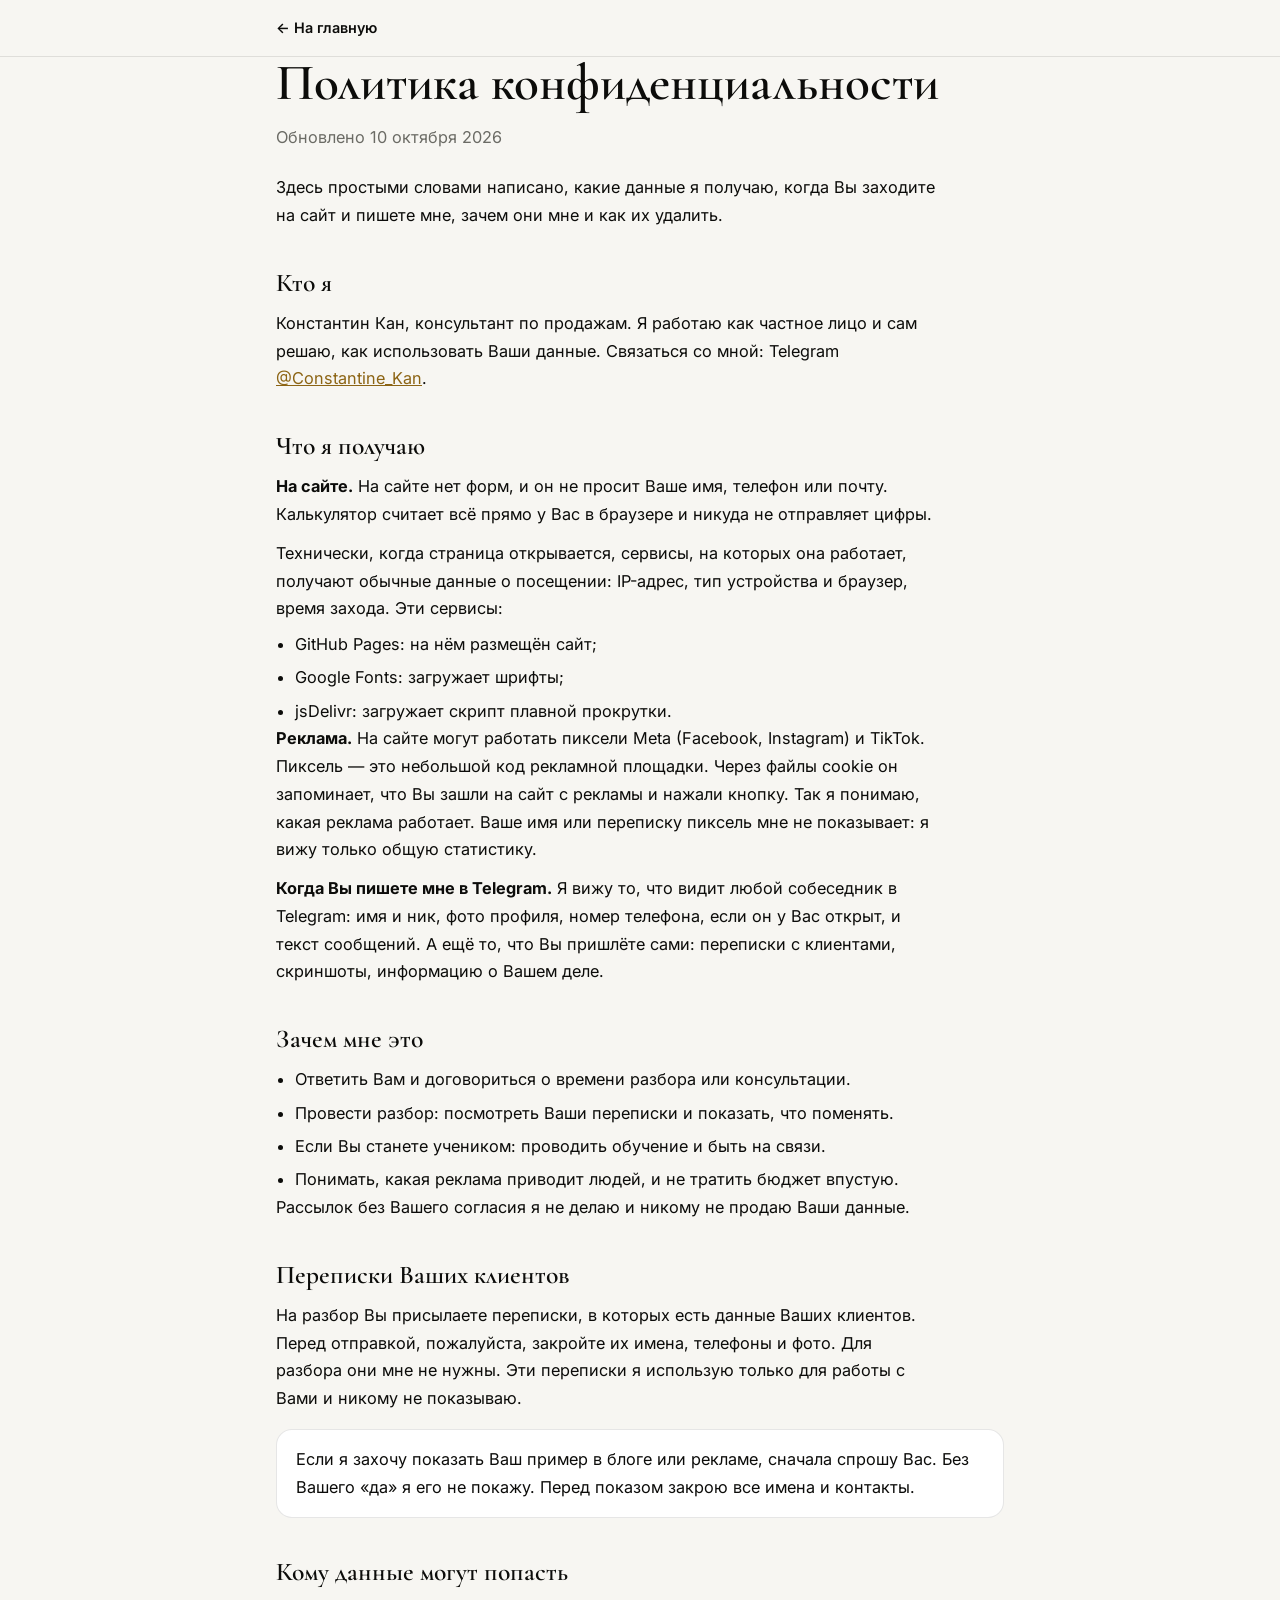
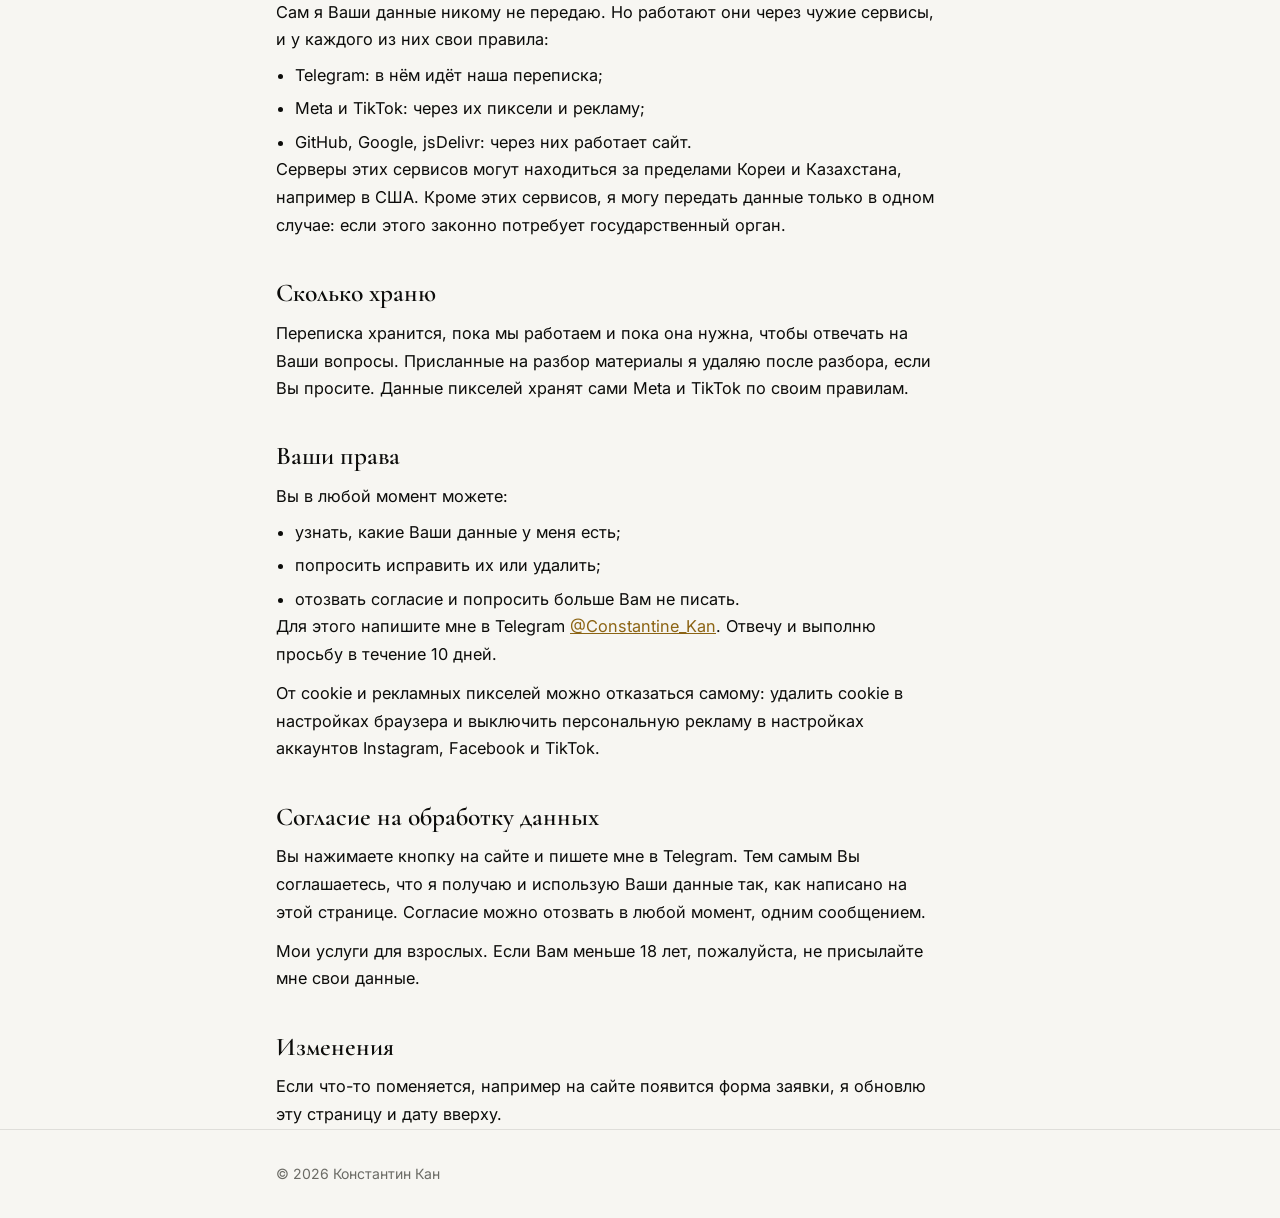
<file: insurance/privacy.html>
<!DOCTYPE html>
<html lang="ru">
<head>
<meta charset="utf-8">
<meta name="viewport" content="width=device-width, initial-scale=1">
<title>Политика конфиденциальности · Константин Кан</title>
<meta name="description" content="Какие данные я получаю, зачем и как Вы можете их удалить.">
<meta name="robots" content="noindex">
<link rel="icon" href="favicon.ico" sizes="any">
<link rel="icon" type="image/png" sizes="32x32" href="favicon-32.png">
<link rel="apple-touch-icon" href="apple-touch-icon.png">
<link rel="preconnect" href="https://fonts.googleapis.com">
<link rel="preconnect" href="https://fonts.gstatic.com" crossorigin>
<link href="https://fonts.googleapis.com/css2?family=Cormorant+Garamond:wght@600&family=Inter:wght@400;600&display=swap" rel="stylesheet">
<style>
:root{
  --bg:#f7f6f2; --card:#ffffff; --line:rgba(12,12,10,.10);
  --text:#0c0c0a; --muted:#6b6b65; --gold:#8c6414;
  --serif:"Cormorant Garamond",Georgia,serif; --sans:Inter,system-ui,sans-serif;
}
*{box-sizing:border-box;margin:0;padding:0}
body{background:var(--bg);color:var(--text);font:400 1.02rem/1.7 var(--sans);-webkit-font-smoothing:antialiased}
a{color:var(--gold)}
.wrap{max-width:760px;margin:0 auto;padding:0 16px}
header{border-bottom:1px solid var(--line);padding:1rem 0;font-size:.9rem}
header a{color:var(--text);text-decoration:none;font-weight:600}
main{padding:clamp(2rem,6vw,4rem) 0}
h1{font-family:var(--serif);font-weight:600;font-size:clamp(2.2rem,1.4rem + 3vw,3.2rem);line-height:1.05;margin-bottom:.8rem}
h2{font-family:var(--serif);font-weight:600;font-size:1.6rem;line-height:1.2;margin:2.4rem 0 .7rem}
p,li{max-width:66ch}
p+p{margin-top:.7rem}
ul{padding-left:1.2rem;display:grid;gap:.35rem;margin-top:.5rem}
.muted{color:var(--muted)}
.note{background:var(--card);border:1px solid var(--line);border-radius:16px;padding:1rem 1.2rem;margin-top:1rem}
footer{border-top:1px solid var(--line);padding:2rem 0;font-size:.88rem;color:var(--muted)}
</style>
</head>
<body>
<header><div class="wrap"><a href="./">← На главную</a></div></header>

<main class="wrap">
  <h1>Политика конфиденциальности</h1>
  <p class="muted">Обновлено 10 октября 2026</p>

  <p style="margin-top:1.4rem">Здесь простыми словами написано, какие данные я получаю, когда Вы заходите на сайт и пишете мне, зачем они мне и как их удалить.</p>

  <h2>Кто я</h2>
  <p>Константин Кан, консультант по продажам. Я работаю как частное лицо и сам решаю, как использовать Ваши данные. Связаться со мной: Telegram <a href="https://t.me/Constantine_Kan" target="_blank" rel="noopener">@Constantine_Kan</a>.</p>

  <h2>Что я получаю</h2>
  <p><b>На сайте.</b> На сайте нет форм, и он не просит Ваше имя, телефон или почту. Калькулятор считает всё прямо у Вас в браузере и никуда не отправляет цифры.</p>
  <p>Технически, когда страница открывается, сервисы, на которых она работает, получают обычные данные о посещении: IP-адрес, тип устройства и браузер, время захода. Эти сервисы:</p>
  <ul>
    <li>GitHub Pages: на нём размещён сайт;</li>
    <li>Google Fonts: загружает шрифты;</li>
    <li>jsDelivr: загружает скрипт плавной прокрутки.</li>
  </ul>
  <p><b>Реклама.</b> На сайте могут работать пиксели Meta (Facebook, Instagram) и TikTok. Пиксель — это небольшой код рекламной площадки. Через файлы cookie он запоминает, что Вы зашли на сайт с рекламы и нажали кнопку. Так я понимаю, какая реклама работает. Ваше имя или переписку пиксель мне не показывает: я вижу только общую статистику.</p>
  <p><b>Когда Вы пишете мне в Telegram.</b> Я вижу то, что видит любой собеседник в Telegram: имя и ник, фото профиля, номер телефона, если он у Вас открыт, и текст сообщений. А ещё то, что Вы пришлёте сами: переписки с клиентами, скриншоты, информацию о Вашем деле.</p>

  <h2>Зачем мне это</h2>
  <ul>
    <li>Ответить Вам и договориться о времени разбора или консультации.</li>
    <li>Провести разбор: посмотреть Ваши переписки и показать, что поменять.</li>
    <li>Если Вы станете учеником: проводить обучение и быть на связи.</li>
    <li>Понимать, какая реклама приводит людей, и не тратить бюджет впустую.</li>
  </ul>
  <p>Рассылок без Вашего согласия я не делаю и никому не продаю Ваши данные.</p>

  <h2>Переписки Ваших клиентов</h2>
  <p>На разбор Вы присылаете переписки, в которых есть данные Ваших клиентов. Перед отправкой, пожалуйста, закройте их имена, телефоны и фото. Для разбора они мне не нужны. Эти переписки я использую только для работы с Вами и никому не показываю.</p>
  <div class="note">Если я захочу показать Ваш пример в блоге или рекламе, сначала спрошу Вас. Без Вашего «да» я его не покажу. Перед показом закрою все имена и контакты.</div>

  <h2>Кому данные могут попасть</h2>
  <p>Сам я Ваши данные никому не передаю. Но работают они через чужие сервисы, и у каждого из них свои правила:</p>
  <ul>
    <li>Telegram: в нём идёт наша переписка;</li>
    <li>Meta и TikTok: через их пиксели и рекламу;</li>
    <li>GitHub, Google, jsDelivr: через них работает сайт.</li>
  </ul>
  <p>Серверы этих сервисов могут находиться за пределами Кореи и Казахстана, например в США. Кроме этих сервисов, я могу передать данные только в одном случае: если этого законно потребует государственный орган.</p>

  <h2>Сколько храню</h2>
  <p>Переписка хранится, пока мы работаем и пока она нужна, чтобы отвечать на Ваши вопросы. Присланные на разбор материалы я удаляю после разбора, если Вы просите. Данные пикселей хранят сами Meta и TikTok по своим правилам.</p>

  <h2>Ваши права</h2>
  <p>Вы в любой момент можете:</p>
  <ul>
    <li>узнать, какие Ваши данные у меня есть;</li>
    <li>попросить исправить их или удалить;</li>
    <li>отозвать согласие и попросить больше Вам не писать.</li>
  </ul>
  <p>Для этого напишите мне в Telegram <a href="https://t.me/Constantine_Kan" target="_blank" rel="noopener">@Constantine_Kan</a>. Отвечу и выполню просьбу в течение 10 дней.</p>
  <p>От cookie и рекламных пикселей можно отказаться самому: удалить cookie в настройках браузера и выключить персональную рекламу в настройках аккаунтов Instagram, Facebook и TikTok.</p>

  <h2>Согласие на обработку данных</h2>
  <p>Вы нажимаете кнопку на сайте и пишете мне в Telegram. Тем самым Вы соглашаетесь, что я получаю и использую Ваши данные так, как написано на этой странице. Согласие можно отозвать в любой момент, одним сообщением.</p>
  <p>Мои услуги для взрослых. Если Вам меньше 18 лет, пожалуйста, не присылайте мне свои данные.</p>

  <h2>Изменения</h2>
  <p>Если что-то поменяется, например на сайте появится форма заявки, я обновлю эту страницу и дату вверху.</p>
</main>

<footer><div class="wrap">© 2026 Константин Кан</div></footer>
</body>
</html>
</file>
